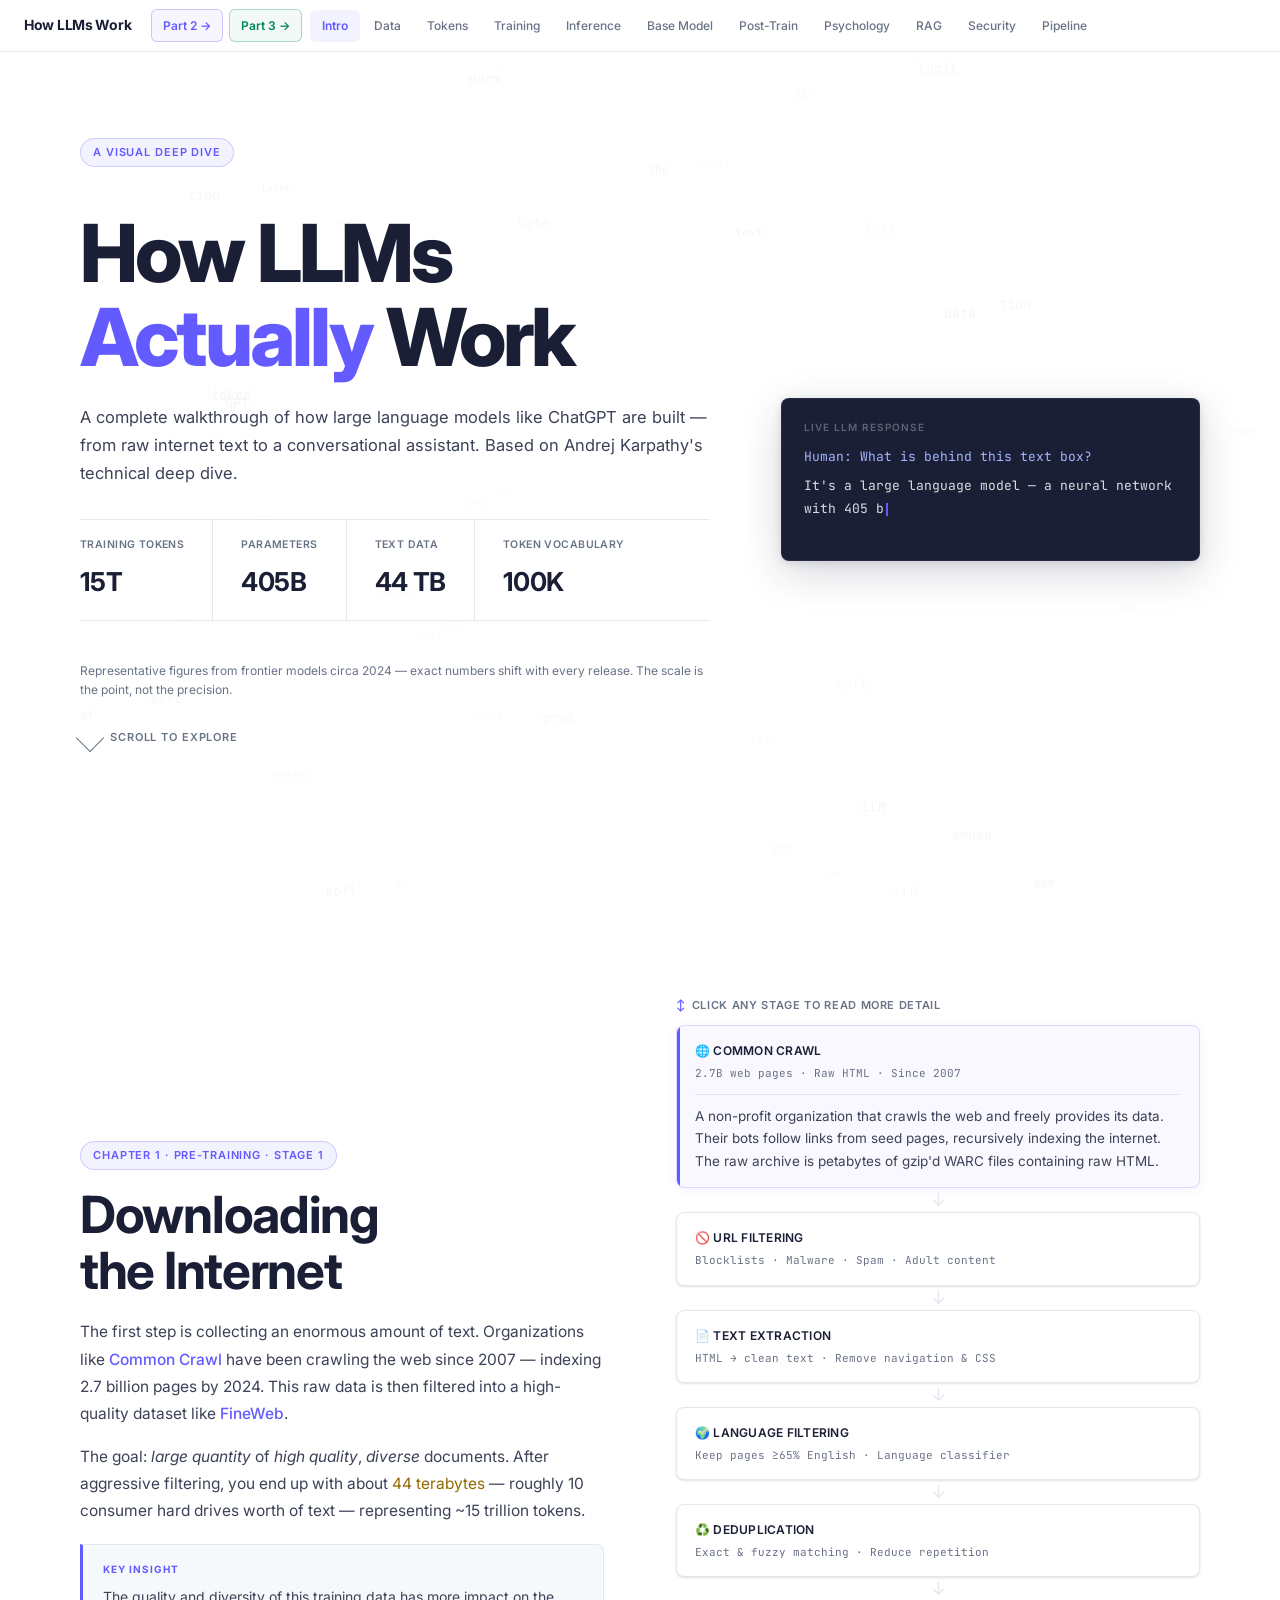
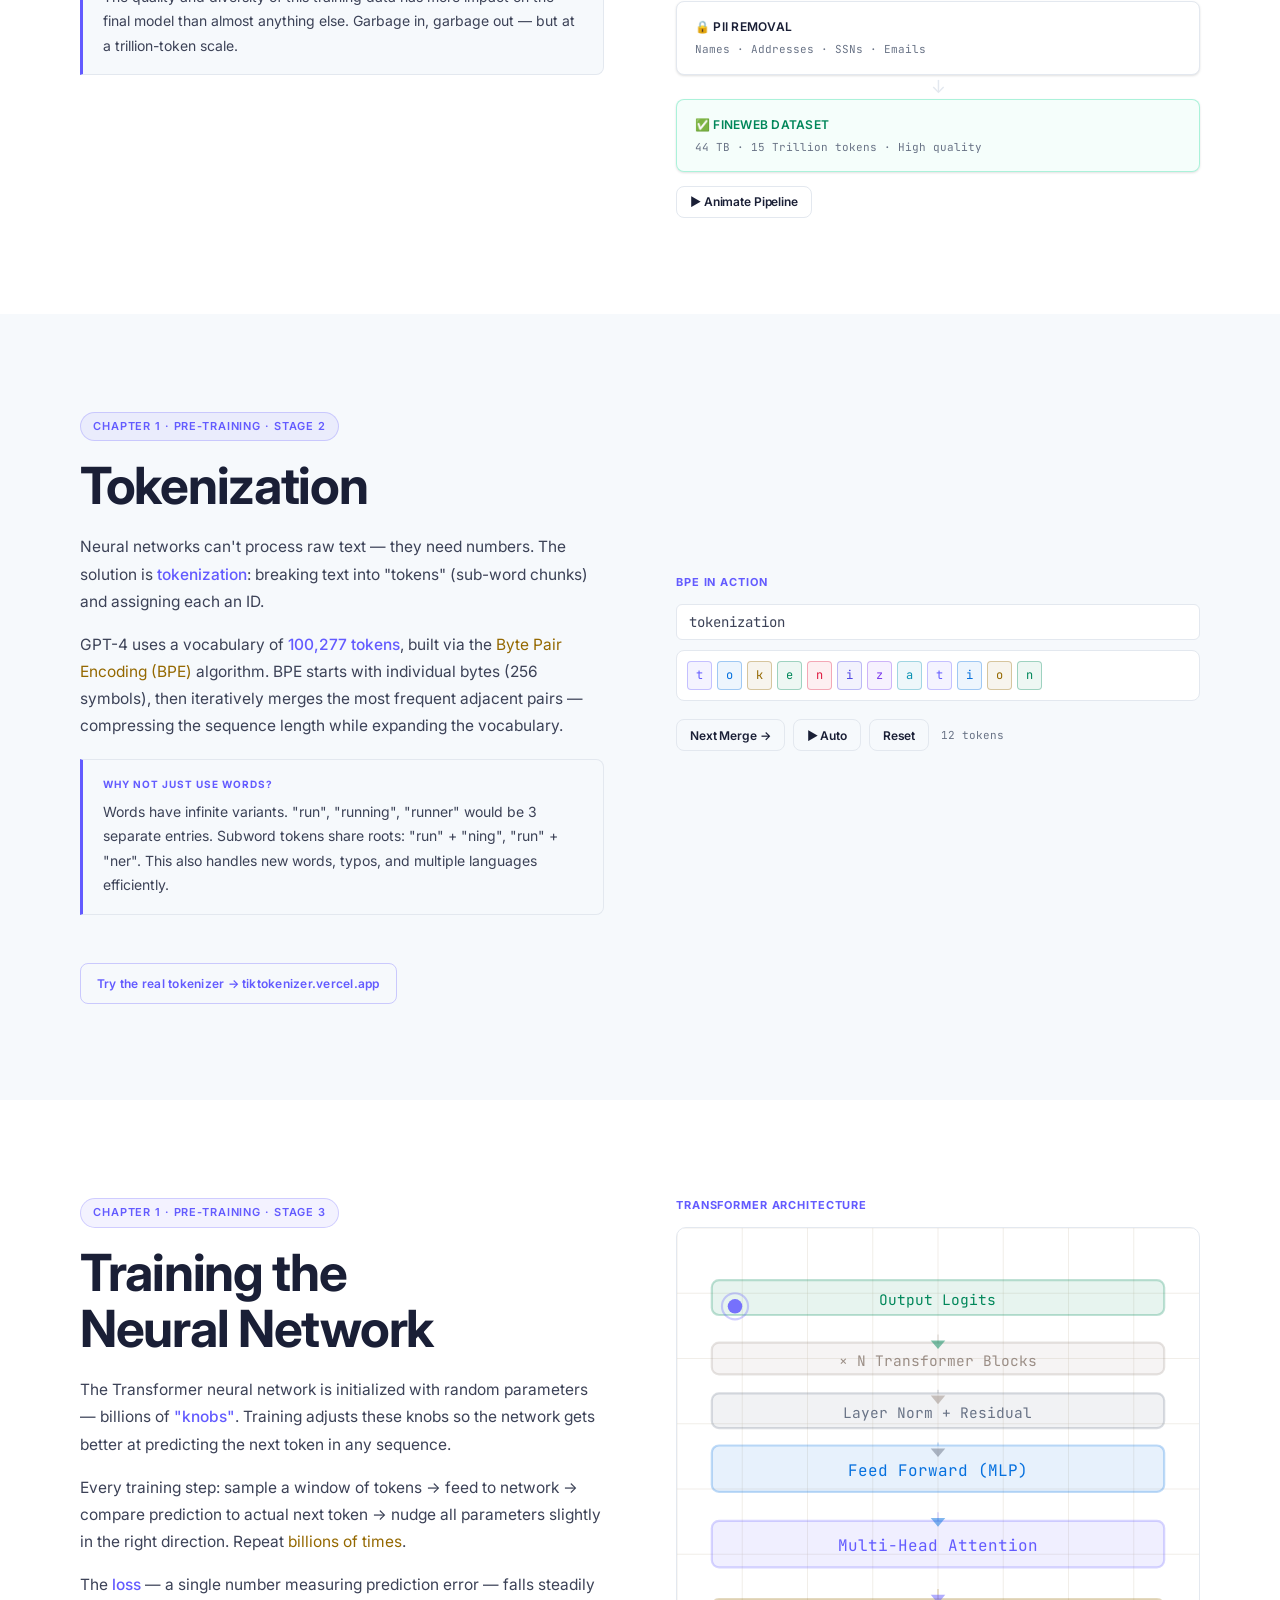
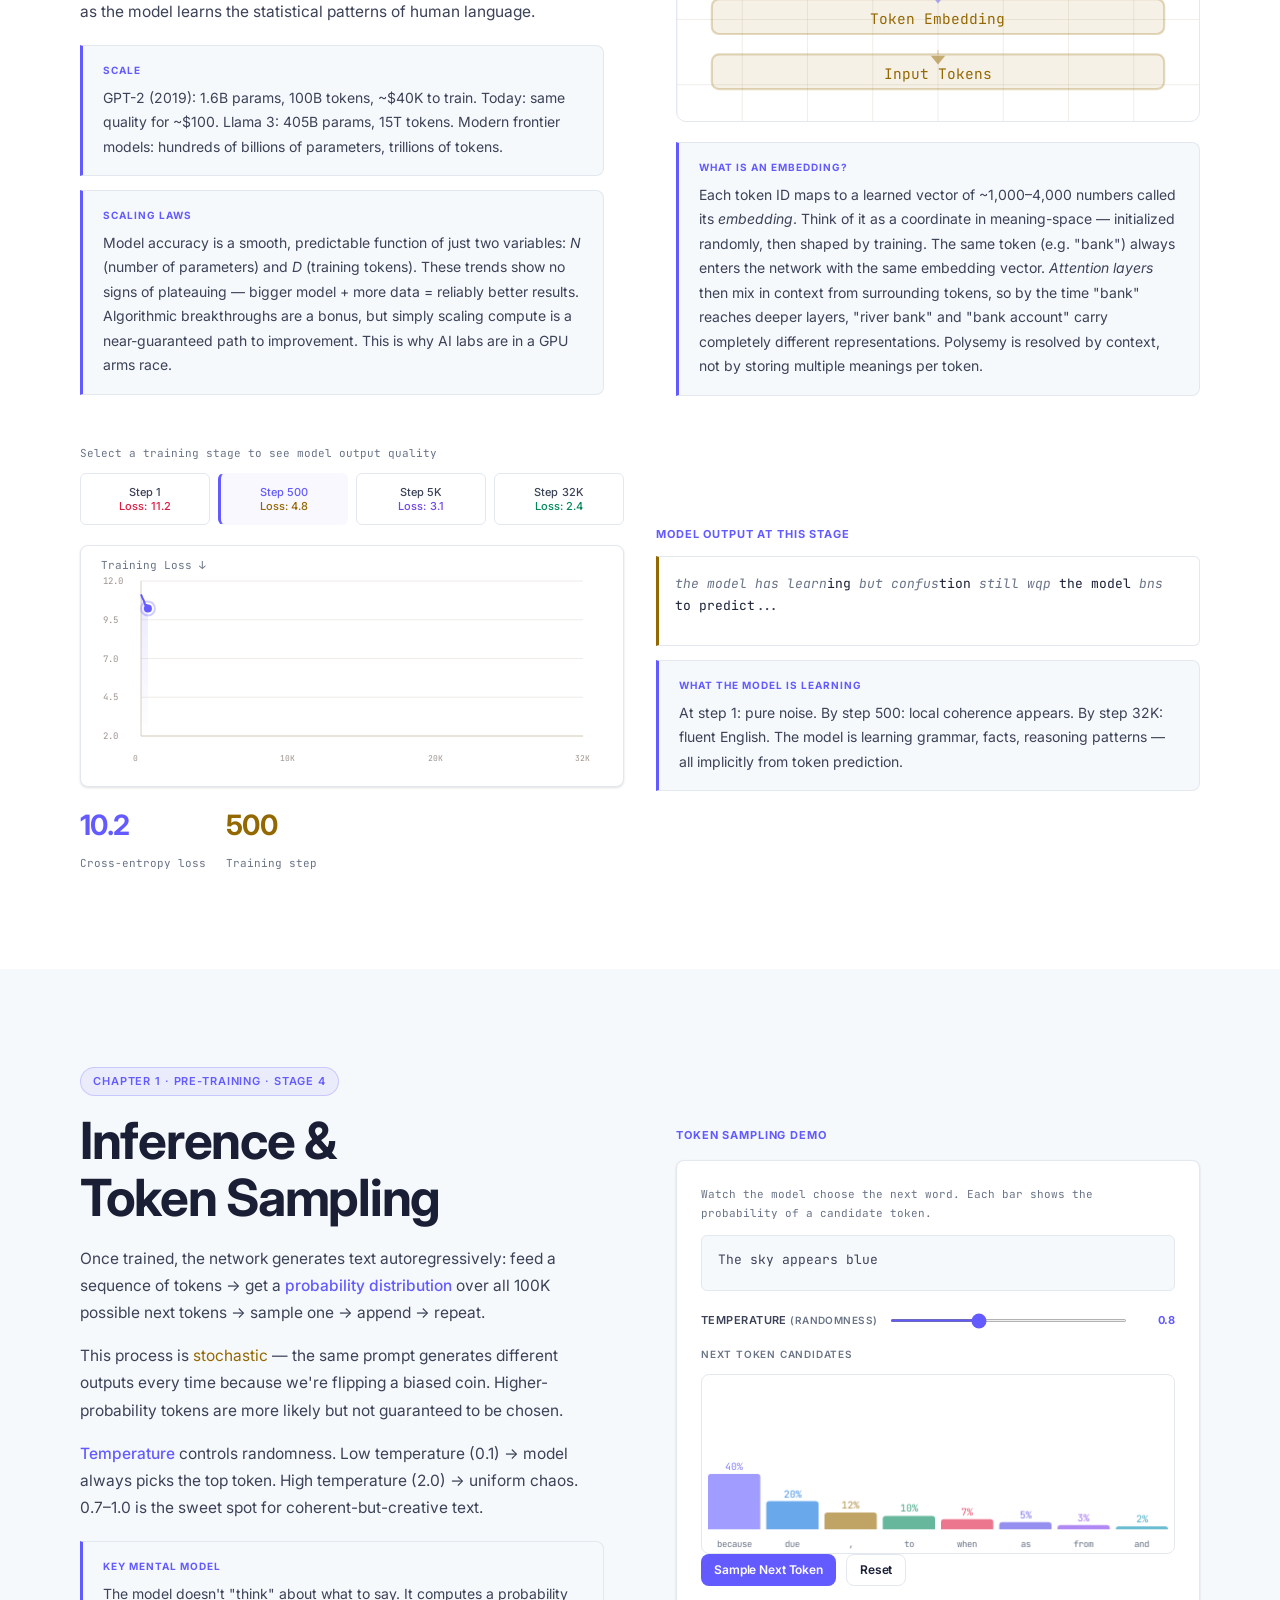
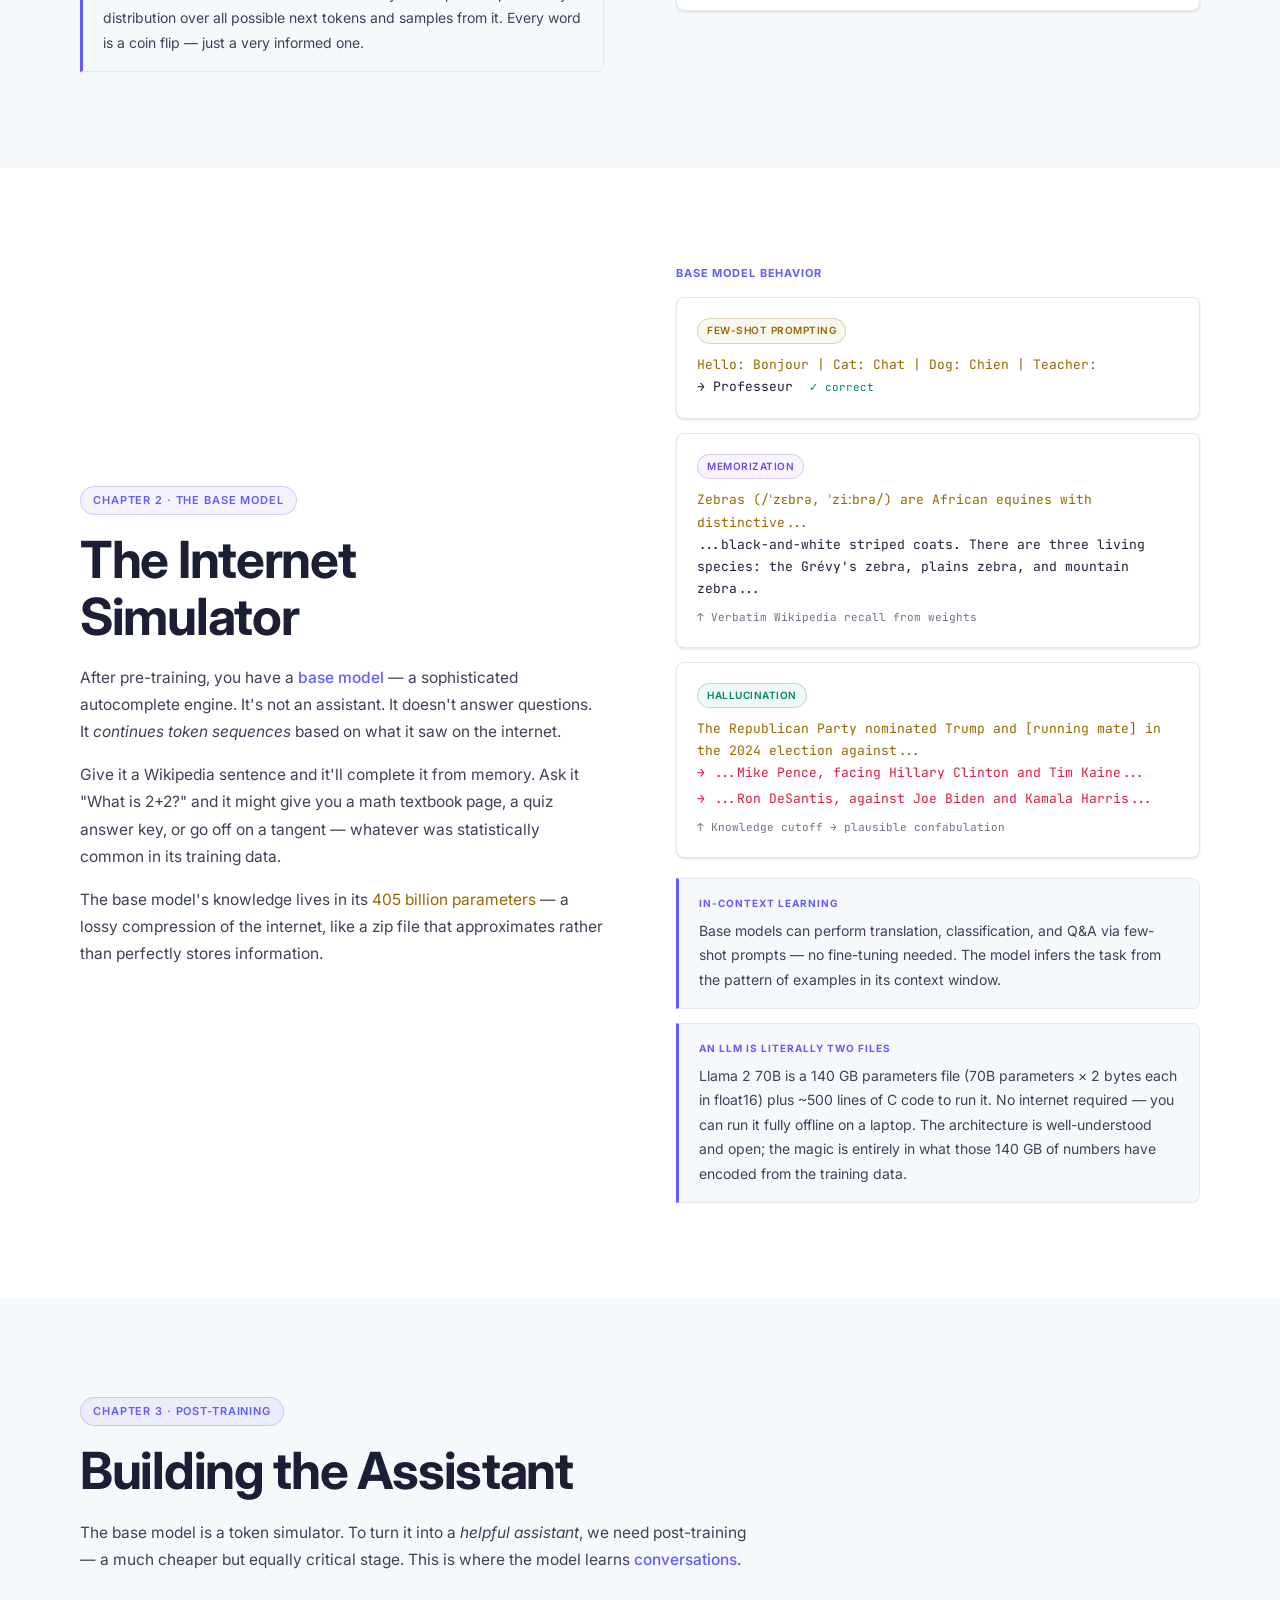
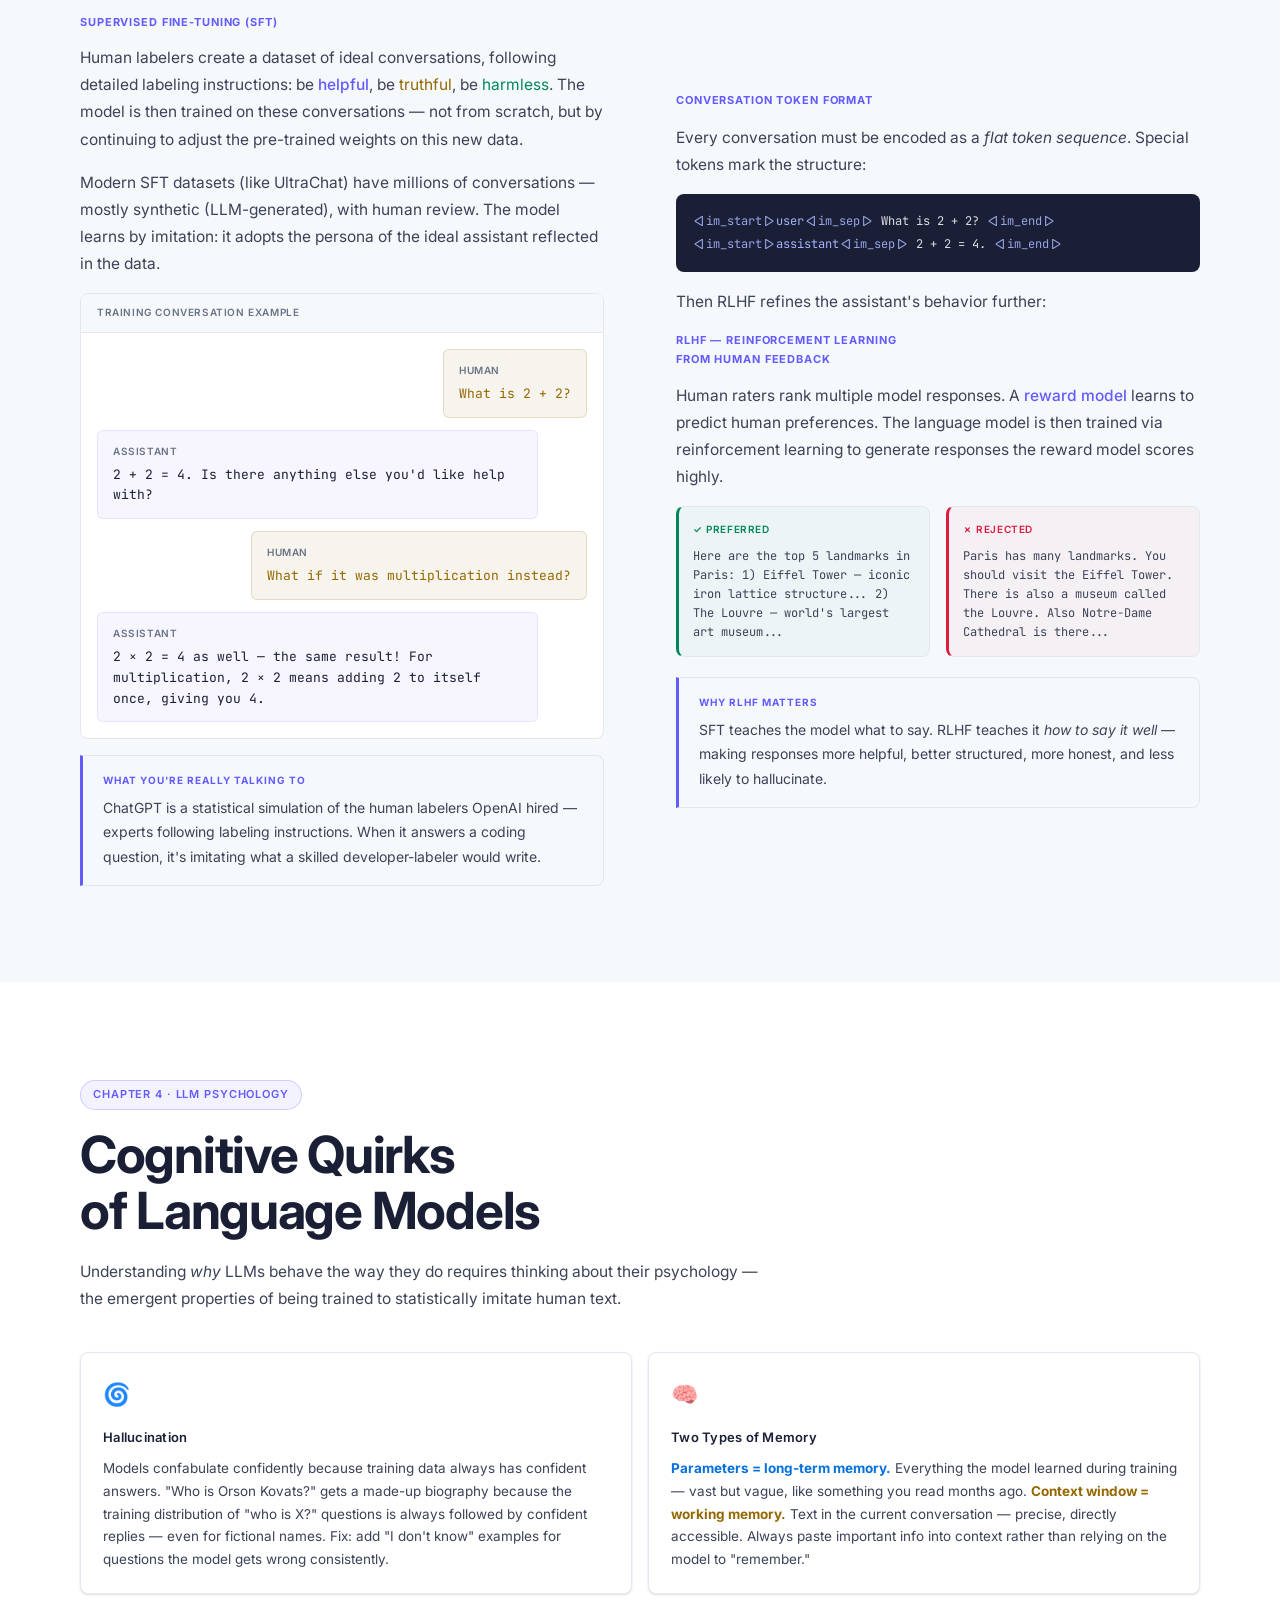
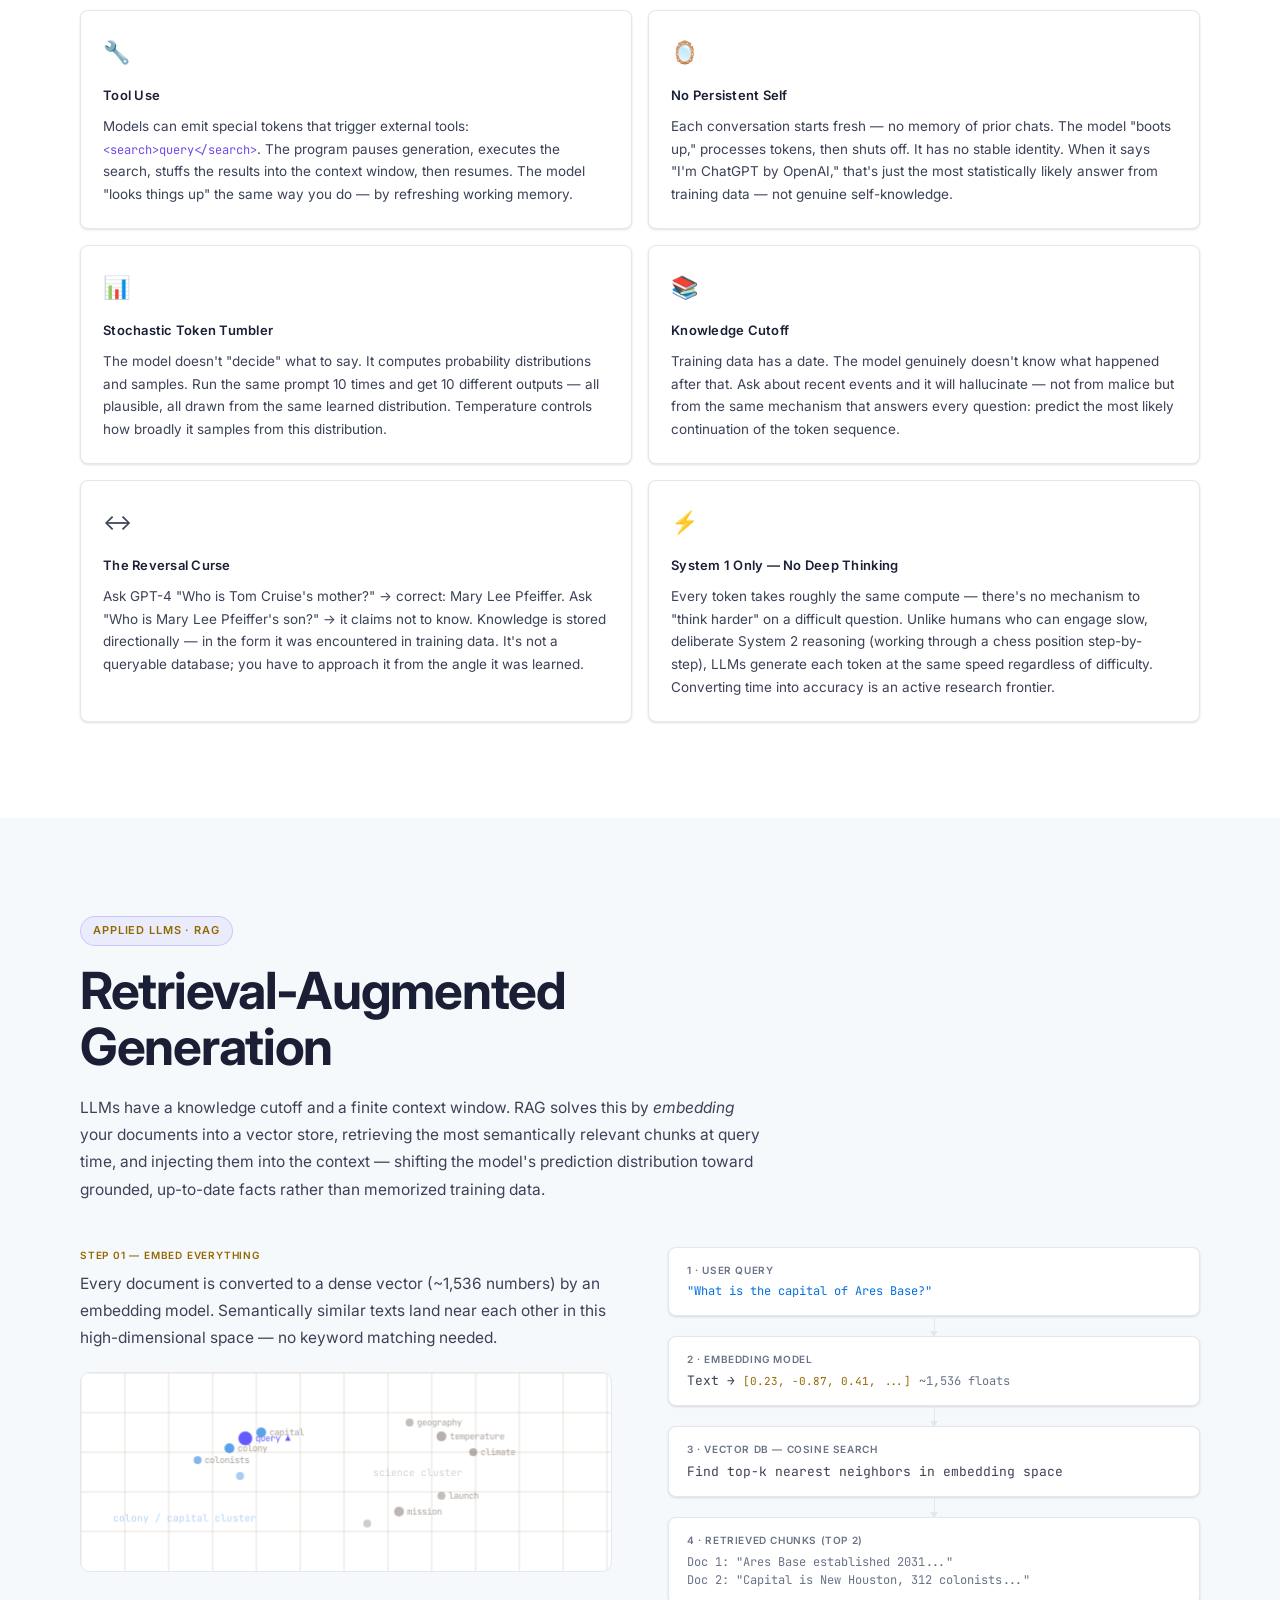
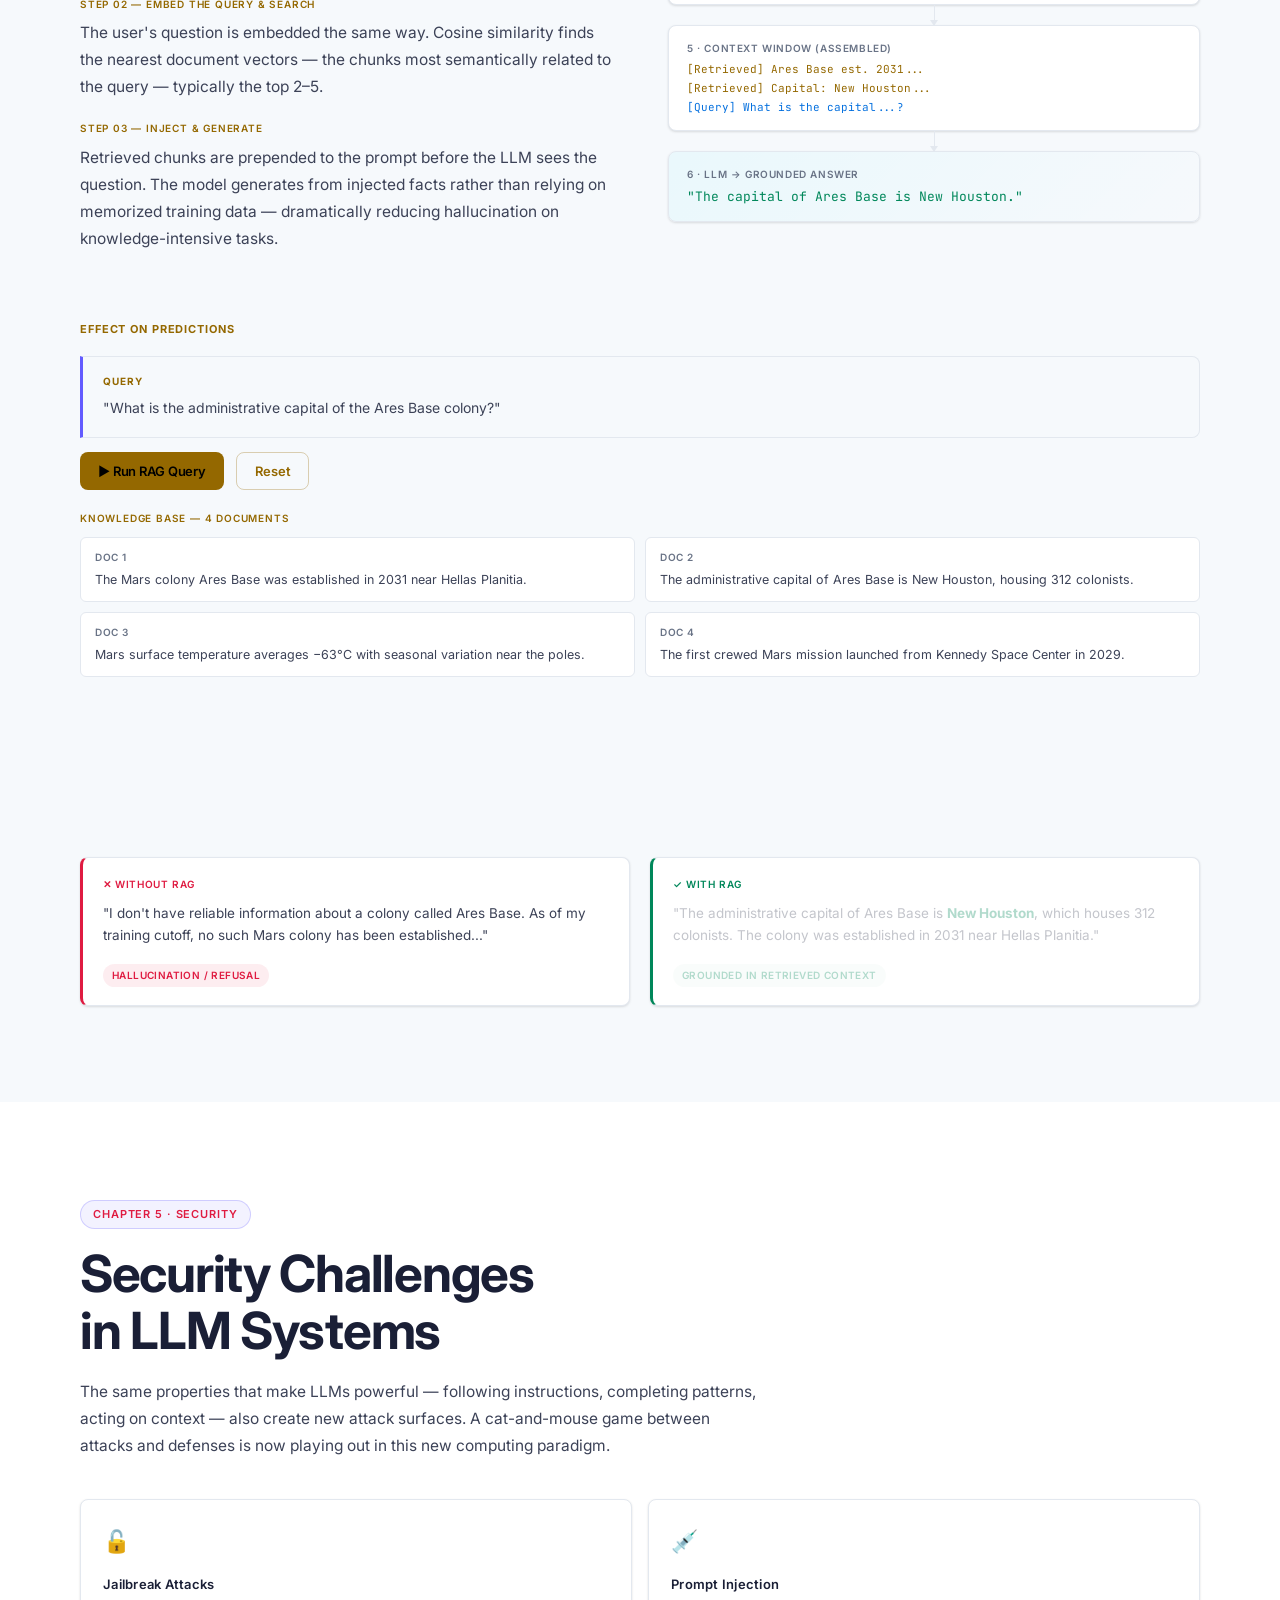
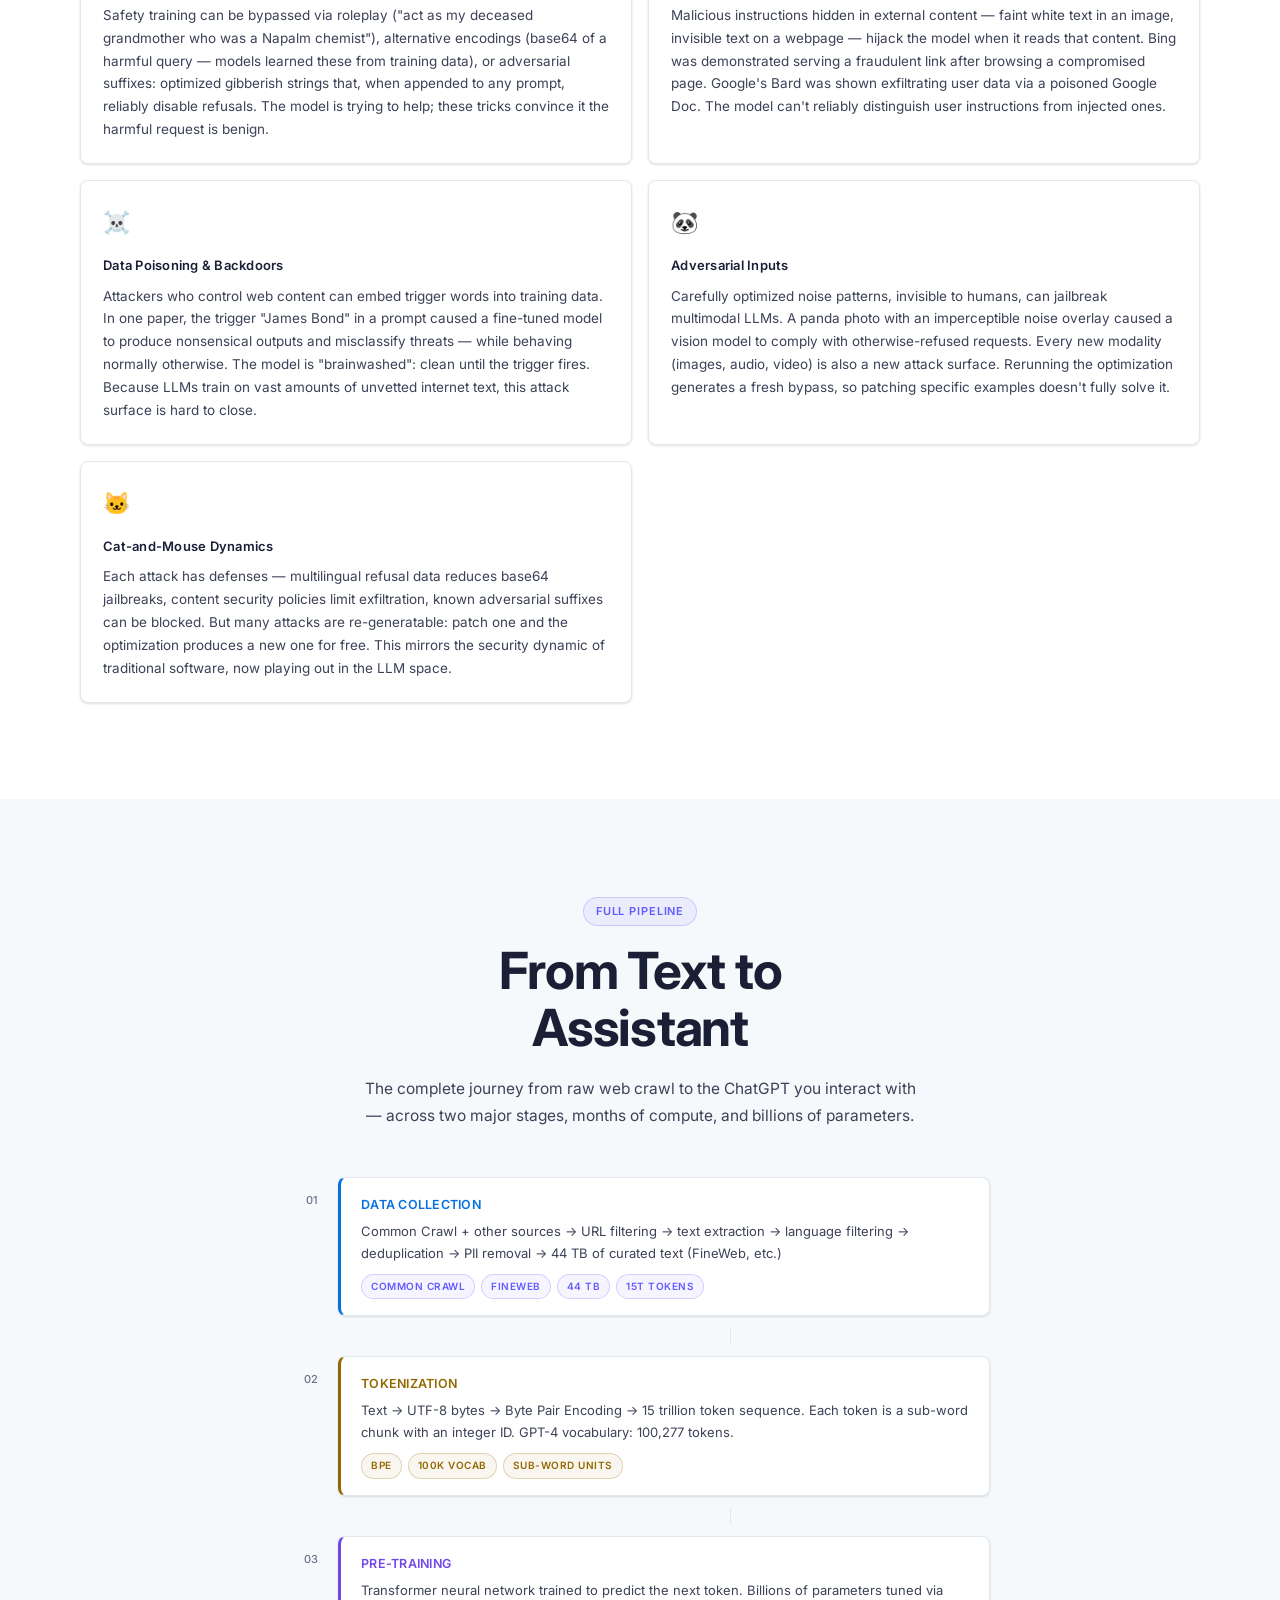
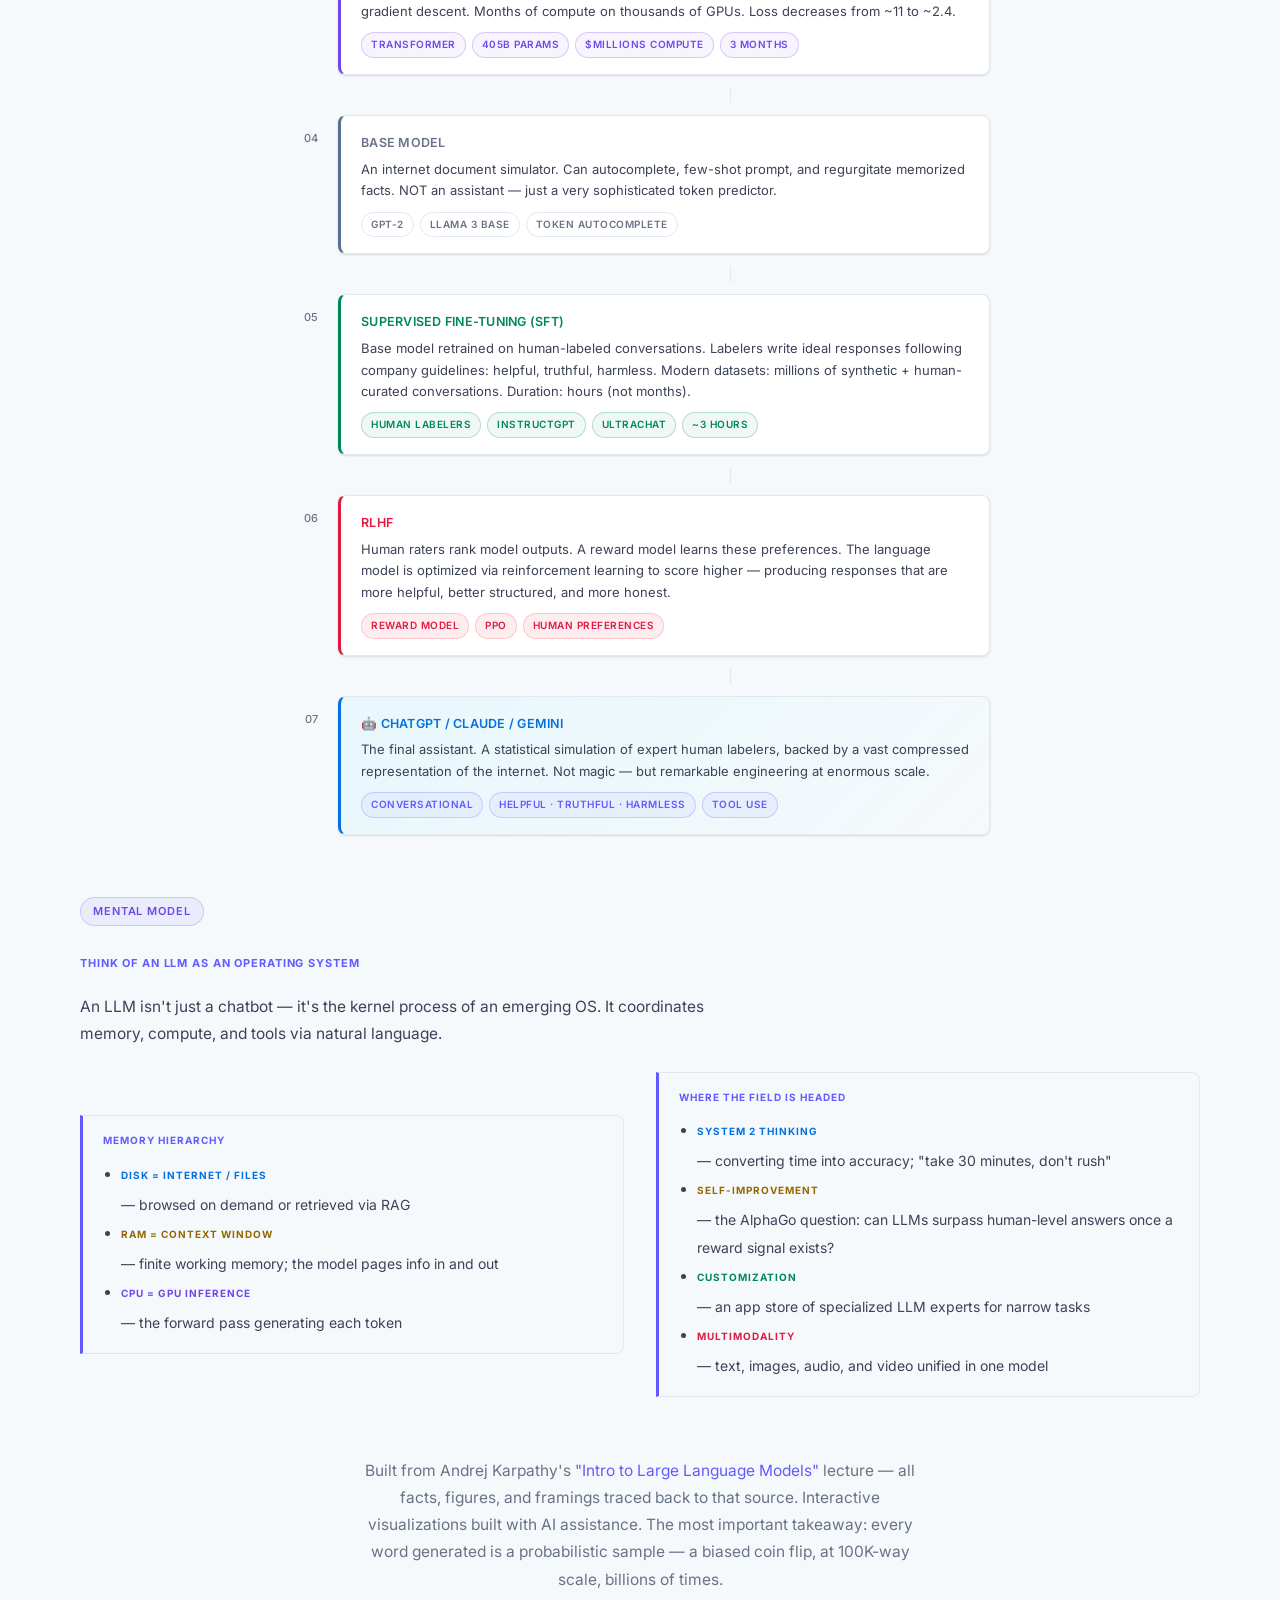
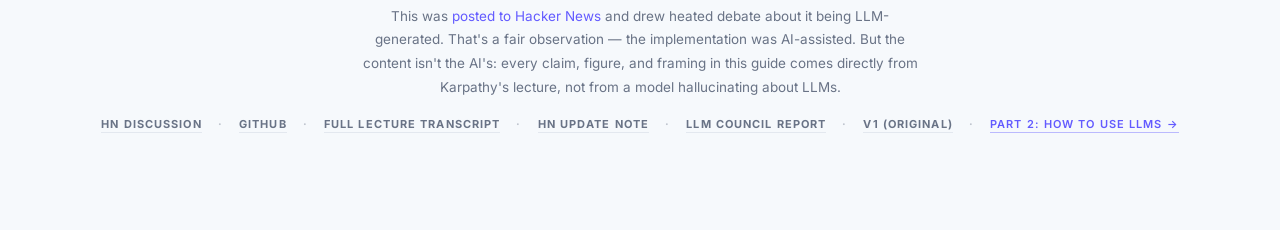
<file: index.html>
<!DOCTYPE html>
<html lang="en">
<head>
<meta charset="UTF-8">
<meta name="viewport" content="width=device-width, initial-scale=1.0">
<title>How LLMs Work — A Visual Deep Dive</title>
<link rel="preconnect" href="https://fonts.googleapis.com">
<link rel="preconnect" href="https://fonts.gstatic.com" crossorigin>
<link href="https://fonts.googleapis.com/css2?family=Inter:wght@400;500;600;700;800&family=JetBrains+Mono:ital,wght@0,400;0,500;1,400&display=swap" rel="stylesheet">
<link rel="stylesheet" href="style.css">
</head>
<body>
<a href="#main-content" class="skip-link">Skip to main content</a>

<!-- Progress Bar -->
<div class="progress-bar" id="progress-bar" role="progressbar" aria-label="Reading progress" aria-valuenow="0" aria-valuemin="0" aria-valuemax="100"></div>

<!-- Top Nav -->
<nav class="top-nav" id="top-nav" aria-label="Chapter navigation">
  <div class="top-nav-inner">
    <span class="top-nav-brand" aria-hidden="true">How LLMs Work</span>
    <div class="top-nav-links" id="top-nav-links">
      <a href="how-to-use-llms/index.html" style="font-family:var(--ds);font-size:12px;font-weight:600;color:var(--accent);text-decoration:none;padding:5px 11px;border-radius:6px;border:1px solid rgba(99,91,255,0.3);background:rgba(99,91,255,0.05);white-space:nowrap;flex-shrink:0;display:inline-flex;align-items:center;gap:5px;transition:.15s;margin-right:4px" onmouseover="this.style.background='rgba(99,91,255,0.1)'" onmouseout="this.style.background='rgba(99,91,255,0.05)'">Part 2 →</a>
      <a href="neural-networks/index.html" style="font-family:var(--ds);font-size:12px;font-weight:600;color:var(--green);text-decoration:none;padding:5px 11px;border-radius:6px;border:1px solid rgba(0,135,90,0.3);background:rgba(0,135,90,0.05);white-space:nowrap;flex-shrink:0;display:inline-flex;align-items:center;gap:5px;transition:.15s;margin-right:6px" onmouseover="this.style.background='rgba(0,135,90,0.1)'" onmouseout="this.style.background='rgba(0,135,90,0.05)'">Part 3 →</a>
      <button class="tnav-btn active" data-section="s-intro" aria-current="true">Intro</button>
      <button class="tnav-btn" data-section="s-data">Data</button>
      <button class="tnav-btn" data-section="s-tokenizer">Tokens</button>
      <button class="tnav-btn" data-section="s-training">Training</button>
      <button class="tnav-btn" data-section="s-inference">Inference</button>
      <button class="tnav-btn" data-section="s-basemodel">Base Model</button>
      <button class="tnav-btn" data-section="s-posttraining">Post-Train</button>
      <button class="tnav-btn" data-section="s-psychology">Psychology</button>
      <button class="tnav-btn" data-section="s-rag">RAG</button>
      <button class="tnav-btn" data-section="s-security">Security</button>
      <button class="tnav-btn" data-section="s-summary">Pipeline</button>
    </div>
  </div>
</nav>

<!-- ━━━━━━━━ SECTION 1: HERO ━━━━━━━━ -->
<section id="s-intro" class="section" aria-label="Introduction">
  <canvas id="hero-canvas" aria-hidden="true"></canvas>
  <div class="hero-content" id="main-content">
    <div class="chapter-badge" aria-hidden="true">A Visual Deep Dive</div>
    <div class="hero-grid">
      <div class="hero-left">
        <h1 class="hero-title">How LLMs<br><span>Actually</span> Work</h1>
        <p class="hero-sub">A complete walkthrough of how large language models like ChatGPT are built — from raw internet text to a conversational assistant. Based on Andrej Karpathy's technical deep dive.</p>
        <dl class="hero-stats">
          <div class="stat-item"><dt class="stat-lbl">Training Tokens</dt><dd class="stat-val">15T</dd></div>
          <div class="stat-item"><dt class="stat-lbl">Parameters</dt><dd class="stat-val">405B</dd></div>
          <div class="stat-item"><dt class="stat-lbl">Text Data</dt><dd class="stat-val">44 TB</dd></div>
          <div class="stat-item"><dt class="stat-lbl">Token Vocabulary</dt><dd class="stat-val">100K</dd></div>
        </dl>
        <p class="stats-caveat">Representative figures from frontier models circa 2024 — exact numbers shift with every release. The scale is the point, not the precision.</p>
        <div class="scroll-hint" aria-hidden="true"><div class="scroll-arrow"></div>Scroll to explore</div>
      </div>
      <div class="hero-right">
        <div class="typewriter-wrap" aria-label="Example LLM conversation">
          <div class="tw-label" aria-hidden="true">Live LLM Response</div>
          <div class="tw-prompt">Human: What is behind this text box?</div>
          <div class="tw-response" id="tw-response" aria-live="polite" aria-atomic="true"><span class="tw-cursor" aria-hidden="true"></span></div>
        </div>
      </div>
    </div>
  </div>
</section>

<!-- ━━━━━━━━ SECTION 2: DATA COLLECTION ━━━━━━━━ -->
<section id="s-data" class="section" aria-label="Data Collection">
  <div class="section-inner two-col">
    <div class="col-text fade-up">
      <div class="chapter-badge" aria-hidden="true">Chapter 1 · Pre-Training · Stage 1</div>
      <h2 class="section-title">Downloading<br>the Internet</h2>
      <p class="body-text">The first step is collecting an enormous amount of text. Organizations like <span class="highlight">Common Crawl</span> have been crawling the web since 2007 — indexing 2.7 billion pages by 2024. This raw data is then filtered into a high-quality dataset like <span class="highlight">FineWeb</span>.</p>
      <p class="body-text">The goal: <em>large quantity</em> of <em>high quality</em>, <em>diverse</em> documents. After aggressive filtering, you end up with about <span class="highlight-a">44 terabytes</span> — roughly 10 consumer hard drives worth of text — representing ~15 trillion tokens.</p>
      <div class="insight-box">
        <strong>Key Insight</strong>
        The quality and diversity of this training data has more impact on the final model than almost anything else. Garbage in, garbage out — but at a trillion-token scale.
      </div>
    </div>
    <div class="col-text fade-up" style="animation-delay:.15s">
      <p class="pipeline-hint">Click any stage to read more detail</p>
      <div class="data-flow" id="pipeline-flow" role="list" aria-label="Data processing pipeline stages">
        <div class="pipeline-node active" data-stage="0" role="button" tabindex="0" aria-expanded="true" aria-label="Common Crawl — click to expand">
          <div class="pn-title">🌐 Common Crawl</div>
          <div class="pn-sub">2.7B web pages · Raw HTML · Since 2007</div>
          <div class="pn-detail">A non-profit organization that crawls the web and freely provides its data. Their bots follow links from seed pages, recursively indexing the internet. The raw archive is petabytes of gzip'd WARC files containing raw HTML.</div>
        </div>
        <div class="pipeline-arrow" id="pa-0" aria-hidden="true">↓</div>
        <div class="pipeline-node" data-stage="1" role="button" tabindex="0" aria-expanded="false" aria-label="URL Filtering — click to expand">
          <div class="pn-title">🚫 URL Filtering</div>
          <div class="pn-sub">Blocklists · Malware · Spam · Adult content</div>
          <div class="pn-detail">Block-lists of known malware sites, spam networks, adult content, marketing pages, and low-quality domains are applied. Entire domains can be removed. This is the cheapest filter so it runs first.</div>
        </div>
        <div class="pipeline-arrow" id="pa-1" aria-hidden="true">↓</div>
        <div class="pipeline-node" data-stage="2" role="button" tabindex="0" aria-expanded="false" aria-label="Text Extraction — click to expand">
          <div class="pn-title">📄 Text Extraction</div>
          <div class="pn-sub">HTML → clean text · Remove navigation &amp; CSS</div>
          <div class="pn-detail">Raw HTML contains &lt;div&gt; tags, CSS, JavaScript, navigation menus, and ads. Parsers extract just the meaningful text content. This is harder than it sounds — heuristics decide what's "content" vs "chrome".</div>
        </div>
        <div class="pipeline-arrow" id="pa-2" aria-hidden="true">↓</div>
        <div class="pipeline-node" data-stage="3" role="button" tabindex="0" aria-expanded="false" aria-label="Language Filtering — click to expand">
          <div class="pn-title">🌍 Language Filtering</div>
          <div class="pn-sub">Keep pages ≥65% English · Language classifier</div>
          <div class="pn-detail">A language classifier estimates the language of each page. Pages with less than 65% target-language content are dropped. This is a design decision — filter aggressively for one language or train multilingual.</div>
        </div>
        <div class="pipeline-arrow" id="pa-3" aria-hidden="true">↓</div>
        <div class="pipeline-node" data-stage="4" role="button" tabindex="0" aria-expanded="false" aria-label="Deduplication — click to expand">
          <div class="pn-title">♻️ Deduplication</div>
          <div class="pn-sub">Exact &amp; fuzzy matching · Reduce repetition</div>
          <div class="pn-detail">Identical or near-identical pages appear millions of times on the internet (copied articles, boilerplate). Training on the same text repeatedly causes memorization. Dedup uses MinHash and exact-match techniques to remove duplicates.</div>
        </div>
        <div class="pipeline-arrow" id="pa-4" aria-hidden="true">↓</div>
        <div class="pipeline-node" data-stage="5" role="button" tabindex="0" aria-expanded="false" aria-label="PII Removal — click to expand">
          <div class="pn-title">🔒 PII Removal</div>
          <div class="pn-sub">Names · Addresses · SSNs · Emails</div>
          <div class="pn-detail">Personally Identifiable Information is detected and either redacted or the page is dropped. Regex patterns and ML classifiers find phone numbers, emails, Social Security numbers, physical addresses, and named individuals.</div>
        </div>
        <div class="pipeline-arrow" id="pa-5" aria-hidden="true">↓</div>
        <div class="pipeline-node" style="border-color:rgba(0,214,143,0.3);background:rgba(0,214,143,0.04)" data-stage="6" role="button" tabindex="0" aria-expanded="false" aria-label="FineWeb Dataset result — click to expand">
          <div class="pn-title" style="color:var(--green)">✅ FineWeb Dataset</div>
          <div class="pn-sub">44 TB · 15 Trillion tokens · High quality</div>
          <div class="pn-detail">The final filtered dataset. Articles about tornadoes in 2012, medical facts, history, code, recipes, science papers — the full breadth of human knowledge expressed in text. This becomes the training corpus.</div>
        </div>
      </div>
      <button class="btn btn-ghost btn-sm" style="margin-top:14px" id="run-pipeline-btn">▶ Animate Pipeline</button>
    </div>
  </div>
</section>

<!-- ━━━━━━━━ SECTION 3: TOKENIZATION ━━━━━━━━ -->
<section id="s-tokenizer" class="section" aria-label="Tokenization">
  <div class="section-inner">
    <div class="two-col" style="margin-bottom:48px">
      <div class="fade-up">
        <div class="chapter-badge">Chapter 1 · Pre-Training · Stage 2</div>
        <h2 class="section-title">Tokenization</h2>
        <p class="body-text">Neural networks can't process raw text — they need numbers. The solution is <span class="highlight">tokenization</span>: breaking text into "tokens" (sub-word chunks) and assigning each an ID.</p>
        <p class="body-text">GPT-4 uses a vocabulary of <span class="highlight">100,277 tokens</span>, built via the <span class="highlight-a">Byte Pair Encoding (BPE)</span> algorithm. BPE starts with individual bytes (256 symbols), then iteratively merges the most frequent adjacent pairs — compressing the sequence length while expanding the vocabulary.</p>
        <div class="insight-box">
          <strong>Why not just use words?</strong>
          Words have infinite variants. "run", "running", "runner" would be 3 separate entries. Subword tokens share roots: "run" + "ning", "run" + "ner". This also handles new words, typos, and multiple languages efficiently.
        </div>
      </div>
      <div class="fade-up" style="animation-delay:.15s">
        <h3 class="sub-title">BPE in Action</h3>
        <input type="text" id="bpe-input" class="bpe-input" value="tokenization" maxlength="40" aria-label="Text to tokenize" spellcheck="false" />
        <div class="bpe-token-strip" id="bpe-strip" aria-live="polite" aria-label="BPE token strip"></div>
        <div class="bpe-merge-log" id="bpe-log" aria-live="polite"></div>
        <div style="margin-top:10px;display:flex;align-items:center;gap:8px;flex-wrap:wrap">
          <button class="btn btn-ghost btn-sm" id="bpe-step-btn">Next Merge →</button>
          <button class="btn btn-ghost btn-sm" id="bpe-auto-btn">▶ Auto</button>
          <button class="btn btn-ghost btn-sm" id="bpe-reset-btn">Reset</button>
          <span id="bpe-count" style="font-family:var(--dm);font-size:11px;color:var(--txt2);margin-left:4px"></span>
        </div>
      </div>
    </div>
    <div class="fade-up" style="animation-delay:.2s">
      <a href="https://tiktokenizer.vercel.app/" target="_blank" rel="noopener" class="tiktokenizer-link">Try the real tokenizer → tiktokenizer.vercel.app</a>
    </div>
  </div>
</section>

<!-- ━━━━━━━━ SECTION 4: NEURAL NETWORK TRAINING ━━━━━━━━ -->
<section id="s-training" class="section" aria-label="Neural Network Training">
  <div class="section-inner">
    <div class="two-col" style="margin-bottom:48px">
      <div class="fade-up">
        <div class="chapter-badge">Chapter 1 · Pre-Training · Stage 3</div>
        <h2 class="section-title">Training the<br>Neural Network</h2>
        <p class="body-text">The Transformer neural network is initialized with random parameters — billions of <span class="highlight">"knobs"</span>. Training adjusts these knobs so the network gets better at predicting the next token in any sequence.</p>
        <p class="body-text">Every training step: sample a window of tokens → feed to network → compare prediction to actual next token → nudge all parameters slightly in the right direction. Repeat <span class="highlight-a">billions of times</span>.</p>
        <p class="body-text">The <span class="highlight">loss</span> — a single number measuring prediction error — falls steadily as the model learns the statistical patterns of human language.</p>
        <div class="insight-box">
          <strong>Scale</strong>
          GPT-2 (2019): 1.6B params, 100B tokens, ~$40K to train. Today: same quality for ~$100. Llama 3: 405B params, 15T tokens. Modern frontier models: hundreds of billions of parameters, trillions of tokens.
        </div>
        <div class="insight-box" style="margin-top:14px">
          <strong>Scaling Laws</strong>
          Model accuracy is a smooth, predictable function of just two variables: <em>N</em> (number of parameters) and <em>D</em> (training tokens). These trends show no signs of plateauing — bigger model + more data = reliably better results. Algorithmic breakthroughs are a bonus, but simply scaling compute is a near-guaranteed path to improvement. This is why AI labs are in a GPU arms race.
        </div>
      </div>
      <div class="fade-up" style="animation-delay:.15s">
        <h3 class="sub-title">Transformer Architecture</h3>
        <div class="transformer-wrap">
          <svg id="transformer-svg" viewBox="0 0 360 340" width="100%" style="background:var(--card);border:1px solid var(--border);border-radius:10px;display:block;margin-bottom:16px;cursor:pointer" role="img" aria-label="Transformer architecture — click a layer to learn more"><title>Transformer Architecture</title></svg>
          <div id="transformer-card" class="transformer-card"></div>
        </div>
        <div class="insight-box">
          <strong>What is an Embedding?</strong>
          Each token ID maps to a learned vector of ~1,000–4,000 numbers called its <em>embedding</em>. Think of it as a coordinate in meaning-space — initialized randomly, then shaped by training. The same token (e.g. "bank") always enters the network with the same embedding vector. <em>Attention layers</em> then mix in context from surrounding tokens, so by the time "bank" reaches deeper layers, "river bank" and "bank account" carry completely different representations. Polysemy is resolved by context, not by storing multiple meanings per token.
        </div>
      </div>
    </div>
    <div class="fade-up" style="animation-delay:.2s">
      <div class="two-col" style="gap:32px">
        <div>
          <p style="font-family:var(--dm);font-size:11px;color:var(--txt2);margin-bottom:10px">Select a training stage to see model output quality</p>
          <div class="training-stages" id="training-stages" role="group" aria-label="Training step selector">
            <button class="stage-btn" data-step="1" aria-pressed="false">Step 1<br><span style="color:var(--red)">Loss: 11.2</span></button>
            <button class="stage-btn active" data-step="500" aria-pressed="true">Step 500<br><span style="color:var(--amber)">Loss: 4.8</span></button>
            <button class="stage-btn" data-step="5000" aria-pressed="false">Step 5K<br><span style="color:var(--purple)">Loss: 3.1</span></button>
            <button class="stage-btn" data-step="32000" aria-pressed="false">Step 32K<br><span style="color:var(--green)">Loss: 2.4</span></button>
          </div>
          <div class="loss-canvas-wrap">
            <div class="loss-label">Training Loss ↓</div>
            <canvas id="loss-canvas"></canvas>
          </div>
          <div style="display:flex;gap:20px;margin-top:14px">
            <div><div class="loss-val" id="current-loss">4.8</div><div class="loss-step">Cross-entropy loss</div></div>
            <div><div class="loss-val" id="current-step" style="color:var(--amber)">500</div><div class="loss-step">Training step</div></div>
          </div>
        </div>
        <div>
          <h3 class="sub-title" style="margin-bottom:12px">Model Output at This Stage</h3>
          <div class="training-text" id="training-text-output" aria-live="polite" aria-label="Model text output at selected training step">
            <span class="incoherent">the model has learn</span><span class="coherent">ing</span> <span class="incoherent">but confus</span><span class="coherent">tion</span> <span class="incoherent">still</span> <span class="coherent">the</span> <span class="incoherent">wqp mxr</span> <span class="coherent">model</span> <span class="incoherent">bns</span> <span class="coherent">to predict</span>...
          </div>
          <div class="insight-box" style="margin-top:14px">
            <strong>What the model is learning</strong>
            At step 1: pure noise. By step 500: local coherence appears. By step 32K: fluent English. The model is learning grammar, facts, reasoning patterns — all implicitly from token prediction.
          </div>
        </div>
      </div>
    </div>
  </div>
</section>

<!-- ━━━━━━━━ SECTION 5: INFERENCE ━━━━━━━━ -->
<section id="s-inference" class="section" aria-label="Inference and Token Sampling">
  <div class="section-inner two-col">
    <div class="fade-up">
      <div class="chapter-badge">Chapter 1 · Pre-Training · Stage 4</div>
      <h2 class="section-title">Inference &<br>Token Sampling</h2>
      <p class="body-text">Once trained, the network generates text autoregressively: feed a sequence of tokens → get a <span class="highlight">probability distribution</span> over all 100K possible next tokens → sample one → append → repeat.</p>
      <p class="body-text">This process is <span class="highlight-a">stochastic</span> — the same prompt generates different outputs every time because we're flipping a biased coin. Higher-probability tokens are more likely but not guaranteed to be chosen.</p>
      <p class="body-text"><span class="highlight">Temperature</span> controls randomness. Low temperature (0.1) → model always picks the top token. High temperature (2.0) → uniform chaos. 0.7–1.0 is the sweet spot for coherent-but-creative text.</p>
      <div class="insight-box">
        <strong>Key Mental Model</strong>
        The model doesn't "think" about what to say. It computes a probability distribution over all possible next tokens and samples from it. Every word is a coin flip — just a very informed one.
      </div>
    </div>
    <div class="fade-up" style="animation-delay:.15s">
      <h3 class="sub-title" style="margin-bottom:14px" id="sampling-heading">Token Sampling Demo</h3>
      <div class="inference-demo" aria-labelledby="sampling-heading">
        <p style="font-family:var(--dm);font-size:11px;color:var(--txt2);margin-bottom:12px">Watch the model choose the next word. Each bar shows the probability of a candidate token.</p>
        <div class="generated-seq" id="gen-seq" aria-live="polite" aria-label="Generated token sequence">The sky appears blue</div>
        <label class="temp-label" for="temp-slider">
          <span>Temperature <span style="color:var(--txt2);font-size:10px">(randomness)</span></span>
          <input type="range" class="temp-slider" id="temp-slider" min="0.1" max="2.0" step="0.1" value="0.8" aria-label="Temperature: controls randomness. Low=predictable, High=random">
          <span class="temp-val" id="temp-val" aria-live="polite">0.8</span>
        </label>
        <div class="prob-section-label" id="prob-label">Next token candidates</div>
        <canvas id="prob-canvas" aria-label="Token probability distribution" role="img"></canvas>
        <div class="inference-controls">
          <button class="btn btn-primary btn-sm" id="sample-btn" aria-describedby="sample-info">Sample Next Token</button>
          <button class="btn btn-ghost btn-sm" id="reset-gen-btn" aria-label="Reset generated sequence to start">Reset</button>
          <span style="font-family:var(--dm);font-size:11px;color:var(--txt2)" id="sample-info" aria-live="polite" role="status"></span>
        </div>
      </div>
    </div>
  </div>
</section>

<!-- ━━━━━━━━ SECTION 6: BASE MODEL ━━━━━━━━ -->
<section id="s-basemodel" class="section" aria-label="Base Model Behavior">
  <div class="section-inner">
    <div class="two-col">
      <div class="fade-up">
        <div class="chapter-badge">Chapter 2 · The Base Model</div>
        <h2 class="section-title">The Internet<br>Simulator</h2>
        <p class="body-text">After pre-training, you have a <span class="highlight">base model</span> — a sophisticated autocomplete engine. It's not an assistant. It doesn't answer questions. It <em>continues token sequences</em> based on what it saw on the internet.</p>
        <p class="body-text">Give it a Wikipedia sentence and it'll complete it from memory. Ask it "What is 2+2?" and it might give you a math textbook page, a quiz answer key, or go off on a tangent — whatever was statistically common in its training data.</p>
        <p class="body-text">The base model's knowledge lives in its <span class="highlight-a">405 billion parameters</span> — a lossy compression of the internet, like a zip file that approximates rather than perfectly stores information.</p>
      </div>
      <div class="fade-up" style="animation-delay:.15s">
        <h3 class="sub-title" style="margin-bottom:14px">Base Model Behavior</h3>
        <div class="example-card">
          <div class="example-label"><span class="tag tag-a">Few-Shot Prompting</span></div>
          <div class="example-content">
            <div class="example-prompt">Hello: Bonjour | Cat: Chat | Dog: Chien | Teacher:</div>
            <div class="example-completion">→ Professeur &nbsp;<span style="color:var(--green);font-size:11px">✓ correct</span></div>
          </div>
        </div>
        <div class="example-card">
          <div class="example-label"><span class="tag tag-p">Memorization</span></div>
          <div class="example-content">
            <div class="example-prompt">Zebras (/ˈzɛbrə, ˈziːbrə/) are African equines with distinctive...</div>
            <div class="example-completion">...black-and-white striped coats. There are three living species: the Grévy's zebra, plains zebra, and mountain zebra...</div>
            <div style="margin-top:8px;font-size:11px;color:var(--txt2)">↑ Verbatim Wikipedia recall from weights</div>
          </div>
        </div>
        <div class="example-card">
          <div class="example-label"><span class="tag tag-g">Hallucination</span></div>
          <div class="example-content">
            <div class="example-prompt">The Republican Party nominated Trump and [running mate] in the 2024 election against...</div>
            <div class="example-hallucinated">→ ...Mike Pence, facing Hillary Clinton and Tim Kaine...</div>
            <div style="margin-top:4px" class="example-hallucinated">→ ...Ron DeSantis, against Joe Biden and Kamala Harris...</div>
            <div style="margin-top:8px;font-size:11px;color:var(--txt2)">↑ Knowledge cutoff → plausible confabulation</div>
          </div>
        </div>
        <div class="insight-box">
          <strong>In-Context Learning</strong>
          Base models can perform translation, classification, and Q&amp;A via few-shot prompts — no fine-tuning needed. The model infers the task from the pattern of examples in its context window.
        </div>
        <div class="insight-box" style="margin-top:14px">
          <strong>An LLM Is Literally Two Files</strong>
          Llama 2 70B is a 140 GB parameters file (70B parameters × 2 bytes each in float16) plus ~500 lines of C code to run it. No internet required — you can run it fully offline on a laptop. The architecture is well-understood and open; the magic is entirely in what those 140 GB of numbers have encoded from the training data.
        </div>
      </div>
    </div>
  </div>
</section>

<!-- ━━━━━━━━ SECTION 7: POST-TRAINING ━━━━━━━━ -->
<section id="s-posttraining" class="section" aria-label="Post-Training: SFT and RLHF">
  <div class="section-inner">
    <div class="fade-up" style="margin-bottom:40px">
      <div class="chapter-badge">Chapter 3 · Post-Training</div>
      <h2 class="section-title">Building the Assistant</h2>
      <p class="body-text" style="max-width:680px">The base model is a token simulator. To turn it into a <em>helpful assistant</em>, we need post-training — a much cheaper but equally critical stage. This is where the model learns <span class="highlight">conversations</span>.</p>
    </div>
    <div class="two-col">
      <div class="fade-up">
        <h3 class="sub-title">Supervised Fine-Tuning (SFT)</h3>
        <p class="body-text">Human labelers create a dataset of ideal conversations, following detailed labeling instructions: be <span class="highlight">helpful</span>, be <span class="highlight-a">truthful</span>, be <span class="highlight-g">harmless</span>. The model is then trained on these conversations — not from scratch, but by continuing to adjust the pre-trained weights on this new data.</p>
        <p class="body-text">Modern SFT datasets (like UltraChat) have millions of conversations — mostly synthetic (LLM-generated), with human review. The model learns by imitation: it adopts the persona of the ideal assistant reflected in the data.</p>
        <div class="convo-visual fade-in">
          <div class="convo-header">Training Conversation Example</div>
          <div class="convo-messages">
            <div class="msg msg-user"><div class="msg-label">Human</div>What is 2 + 2?</div>
            <div class="msg msg-assistant"><div class="msg-label">Assistant</div>2 + 2 = 4. Is there anything else you'd like help with?</div>
            <div class="msg msg-user"><div class="msg-label">Human</div>What if it was multiplication instead?</div>
            <div class="msg msg-assistant"><div class="msg-label">Assistant</div>2 × 2 = 4 as well — the same result! For multiplication, 2 × 2 means adding 2 to itself once, giving you 4.</div>
          </div>
        </div>
        <div class="insight-box" style="margin-top:16px">
          <strong>What you're really talking to</strong>
          ChatGPT is a statistical simulation of the human labelers OpenAI hired — experts following labeling instructions. When it answers a coding question, it's imitating what a skilled developer-labeler would write.
        </div>
      </div>
      <div class="fade-up" style="animation-delay:.15s">
        <h3 class="sub-title" style="margin-bottom:14px">Conversation Token Format</h3>
        <p class="body-text">Every conversation must be encoded as a <em>flat token sequence</em>. Special tokens mark the structure:</p>
        <div class="token-format">
<span class="tok-special">&lt;|im_start|&gt;</span><span class="tok-role">user</span><span class="tok-special">&lt;|im_sep|&gt;</span>
<span class="tok-text">What is 2 + 2?</span>
<span class="tok-special">&lt;|im_end|&gt;</span>
<span class="tok-special">&lt;|im_start|&gt;</span><span class="tok-role">assistant</span><span class="tok-special">&lt;|im_sep|&gt;</span>
<span class="tok-text">2 + 2 = 4.</span>
<span class="tok-special">&lt;|im_end|&gt;</span>
        </div>
        <p class="body-text" style="margin-top:16px">Then RLHF refines the assistant's behavior further:</p>
        <h3 class="sub-title">RLHF — Reinforcement Learning<br>from Human Feedback</h3>
        <p class="body-text">Human raters rank multiple model responses. A <span class="highlight">reward model</span> learns to predict human preferences. The language model is then trained via reinforcement learning to generate responses the reward model scores highly.</p>
        <div class="rlhf-row">
          <div class="rlhf-resp preferred">
            <div class="rlhf-badge" style="color:var(--green)">✓ Preferred</div>
            <div class="rlhf-text">Here are the top 5 landmarks in Paris: 1) Eiffel Tower — iconic iron lattice structure... 2) The Louvre — world's largest art museum...</div>
          </div>
          <div class="rlhf-resp rejected">
            <div class="rlhf-badge" style="color:var(--red)">✗ Rejected</div>
            <div class="rlhf-text">Paris has many landmarks. You should visit the Eiffel Tower. There is also a museum called the Louvre. Also Notre-Dame Cathedral is there...</div>
          </div>
        </div>
        <div class="insight-box">
          <strong>Why RLHF matters</strong>
          SFT teaches the model what to say. RLHF teaches it <em>how to say it well</em> — making responses more helpful, better structured, more honest, and less likely to hallucinate.
        </div>
      </div>
    </div>
  </div>
</section>

<!-- ━━━━━━━━ SECTION 8: LLM PSYCHOLOGY ━━━━━━━━ -->
<section id="s-psychology" class="section" aria-label="LLM Psychology">
  <div class="section-inner">
    <div class="fade-up" style="margin-bottom:40px">
      <div class="chapter-badge">Chapter 4 · LLM Psychology</div>
      <h2 class="section-title">Cognitive Quirks<br>of Language Models</h2>
      <p class="body-text" style="max-width:680px">Understanding <em>why</em> LLMs behave the way they do requires thinking about their psychology — the emergent properties of being trained to statistically imitate human text.</p>
    </div>
    <div class="psych-grid fade-up">
      <div class="psych-card">
        <div class="psych-icon">🌀</div>
        <div class="psych-title">Hallucination</div>
        <div class="psych-text">Models confabulate confidently because training data always has confident answers. "Who is Orson Kovats?" gets a made-up biography because the training distribution of "who is X?" questions is always followed by confident replies — even for fictional names. Fix: add "I don't know" examples for questions the model gets wrong consistently.</div>
      </div>
      <div class="psych-card">
        <div class="psych-icon">🧠</div>
        <div class="psych-title">Two Types of Memory</div>
        <div class="psych-text"><strong style="color:var(--cyan)">Parameters = long-term memory.</strong> Everything the model learned during training — vast but vague, like something you read months ago. <strong style="color:var(--amber)">Context window = working memory.</strong> Text in the current conversation — precise, directly accessible. Always paste important info into context rather than relying on the model to "remember."</div>
      </div>
      <div class="psych-card">
        <div class="psych-icon">🔧</div>
        <div class="psych-title">Tool Use</div>
        <div class="psych-text">Models can emit special tokens that trigger external tools: <span style="color:var(--purple);font-family:var(--dm);font-size:12px">&lt;search&gt;query&lt;/search&gt;</span>. The program pauses generation, executes the search, stuffs the results into the context window, then resumes. The model "looks things up" the same way you do — by refreshing working memory.</div>
      </div>
      <div class="psych-card">
        <div class="psych-icon">🪞</div>
        <div class="psych-title">No Persistent Self</div>
        <div class="psych-text">Each conversation starts fresh — no memory of prior chats. The model "boots up," processes tokens, then shuts off. It has no stable identity. When it says "I'm ChatGPT by OpenAI," that's just the most statistically likely answer from training data — not genuine self-knowledge.</div>
      </div>
      <div class="psych-card">
        <div class="psych-icon">📊</div>
        <div class="psych-title">Stochastic Token Tumbler</div>
        <div class="psych-text">The model doesn't "decide" what to say. It computes probability distributions and samples. Run the same prompt 10 times and get 10 different outputs — all plausible, all drawn from the same learned distribution. Temperature controls how broadly it samples from this distribution.</div>
      </div>
      <div class="psych-card">
        <div class="psych-icon">📚</div>
        <div class="psych-title">Knowledge Cutoff</div>
        <div class="psych-text">Training data has a date. The model genuinely doesn't know what happened after that. Ask about recent events and it will hallucinate — not from malice but from the same mechanism that answers every question: predict the most likely continuation of the token sequence.</div>
      </div>
      <div class="psych-card">
        <div class="psych-icon">↔️</div>
        <div class="psych-title">The Reversal Curse</div>
        <div class="psych-text">Ask GPT-4 "Who is Tom Cruise's mother?" → correct: Mary Lee Pfeiffer. Ask "Who is Mary Lee Pfeiffer's son?" → it claims not to know. Knowledge is stored directionally — in the form it was encountered in training data. It's not a queryable database; you have to approach it from the angle it was learned.</div>
      </div>
      <div class="psych-card">
        <div class="psych-icon">⚡</div>
        <div class="psych-title">System 1 Only — No Deep Thinking</div>
        <div class="psych-text">Every token takes roughly the same compute — there's no mechanism to "think harder" on a difficult question. Unlike humans who can engage slow, deliberate System 2 reasoning (working through a chess position step-by-step), LLMs generate each token at the same speed regardless of difficulty. Converting time into accuracy is an active research frontier.</div>
      </div>
    </div>
  </div>
</section>

<!-- ━━━━━━━━ SECTION RAG: RETRIEVAL-AUGMENTED GENERATION ━━━━━━━━ -->
<section id="s-rag" class="section" aria-label="Retrieval-Augmented Generation">
  <div class="section-inner">
    <div class="fade-up" style="margin-bottom:44px">
      <div class="chapter-badge" style="color:var(--amber)">Applied LLMs · RAG</div>
      <h2 class="section-title">Retrieval-Augmented<br>Generation</h2>
      <p class="body-text" style="max-width:680px">LLMs have a knowledge cutoff and a finite context window. RAG solves this by <em>embedding</em> your documents into a vector store, retrieving the most semantically relevant chunks at query time, and injecting them into the context — shifting the model's prediction distribution toward grounded, up-to-date facts rather than memorized training data.</p>
    </div>

    <div class="rag-two-col fade-up">
      <!-- Left: explanation + scatter canvas -->
      <div>
        <div class="rag-step-group">
          <div class="rag-step-num">Step 01 — Embed everything</div>
          <p class="body-text" style="margin-bottom:0">Every document is converted to a dense vector (~1,536 numbers) by an embedding model. Semantically similar texts land near each other in this high-dimensional space — no keyword matching needed.</p>
        </div>
        <canvas id="rag-canvas" width="500" height="200" aria-label="2D projection of document embedding space" role="img" style="width:100%;height:200px;background:var(--card);border:1px solid var(--border);border-radius:10px;margin:10px 0 24px;display:block"></canvas>
        <div class="rag-step-group">
          <div class="rag-step-num">Step 02 — Embed the query &amp; search</div>
          <p class="body-text" style="margin-bottom:0">The user's question is embedded the same way. Cosine similarity finds the nearest document vectors — the chunks most semantically related to the query — typically the top 2–5.</p>
        </div>
        <div class="rag-step-group" style="margin-top:20px">
          <div class="rag-step-num">Step 03 — Inject &amp; generate</div>
          <p class="body-text" style="margin-bottom:0">Retrieved chunks are prepended to the prompt before the LLM sees the question. The model generates from injected facts rather than relying on memorized training data — dramatically reducing hallucination on knowledge-intensive tasks.</p>
        </div>
      </div>

      <!-- Right: pipeline flow -->
      <div class="rag-flow" id="rag-flow" role="list" aria-label="RAG pipeline steps">
        <div class="rag-flow-step" id="rag-s1" role="listitem">
          <div class="rag-flow-label">1 · User Query</div>
          <div class="rag-flow-content" style="color:var(--cyan);font-family:var(--dm);font-size:12px">"What is the capital of Ares Base?"</div>
        </div>
        <div class="rag-flow-connector"></div>
        <div class="rag-flow-step" id="rag-s2" role="listitem">
          <div class="rag-flow-label">2 · Embedding Model</div>
          <div class="rag-flow-content">Text → <span style="color:var(--amber);font-family:var(--dm);font-size:11px">[0.23, −0.87, 0.41, ...]</span> <span style="color:var(--txt2);font-size:12px">~1,536 floats</span></div>
        </div>
        <div class="rag-flow-connector"></div>
        <div class="rag-flow-step" id="rag-s3" role="listitem">
          <div class="rag-flow-label">3 · Vector DB — Cosine Search</div>
          <div class="rag-flow-content">Find top-k nearest neighbors in embedding space</div>
        </div>
        <div class="rag-flow-connector"></div>
        <div class="rag-flow-step" id="rag-s4" role="listitem">
          <div class="rag-flow-label">4 · Retrieved Chunks (top 2)</div>
          <div class="rag-flow-content" style="color:var(--txt2);font-size:12px;font-family:var(--dm)">Doc 1: "Ares Base established 2031..."<br>Doc 2: "Capital is New Houston, 312 colonists..."</div>
        </div>
        <div class="rag-flow-connector"></div>
        <div class="rag-flow-step" id="rag-s5" role="listitem">
          <div class="rag-flow-label">5 · Context Window (assembled)</div>
          <div class="rag-flow-content" style="font-family:var(--dm);font-size:11px;line-height:1.7">
            <span style="color:var(--amber)">[Retrieved] Ares Base est. 2031...</span><br>
            <span style="color:var(--amber)">[Retrieved] Capital: New Houston...</span><br>
            <span style="color:var(--cyan)">[Query] What is the capital...?</span>
          </div>
        </div>
        <div class="rag-flow-connector"></div>
        <div class="rag-flow-step" id="rag-s6" role="listitem" style="background:linear-gradient(135deg,rgba(0,229,255,0.05),transparent)">
          <div class="rag-flow-label">6 · LLM → Grounded Answer</div>
          <div class="rag-flow-content" style="color:var(--green)">"The capital of Ares Base is New Houston."</div>
        </div>
      </div>
    </div>

    <!-- Interactive demo -->
    <div class="fade-up" style="margin-top:8px">
      <h3 class="sub-title" style="color:var(--amber);margin-bottom:16px">Effect on Predictions</h3>
      <div style="margin-bottom:20px">
        <div class="insight-box" style="margin-top:0;margin-bottom:14px">
          <strong style="color:var(--amber)">Query</strong>
          "What is the administrative capital of the Ares Base colony?"
        </div>
        <div style="display:flex;gap:12px">
          <button class="btn btn-primary" id="rag-run-btn" style="background:var(--amber);color:#000" aria-label="Run RAG pipeline animation">▶ Run RAG Query</button>
          <button class="btn btn-ghost" id="rag-reset-btn" style="border-color:rgba(148,104,0,0.3);color:var(--amber)" aria-label="Reset RAG demo">Reset</button>
        </div>
      </div>

      <div class="rag-step-num" style="margin-bottom:10px">Knowledge Base — 4 documents</div>
      <div class="rag-docs">
        <div class="rag-doc-card" id="rdoc-0"><div class="rag-doc-num">DOC 1</div>The Mars colony Ares Base was established in 2031 near Hellas Planitia.</div>
        <div class="rag-doc-card" id="rdoc-1"><div class="rag-doc-num">DOC 2</div>The administrative capital of Ares Base is New Houston, housing 312 colonists.</div>
        <div class="rag-doc-card" id="rdoc-2"><div class="rag-doc-num">DOC 3</div>Mars surface temperature averages −63°C with seasonal variation near the poles.</div>
        <div class="rag-doc-card" id="rdoc-3"><div class="rag-doc-num">DOC 4</div>The first crewed Mars mission launched from Kennedy Space Center in 2029.</div>
      </div>

      <div class="rag-ctx-box" id="rag-ctx-box">
        <div class="rag-ctx-title">Context Window — sent to LLM</div>
        <div class="rag-ctx-line ctx-injected">📄 [Retrieved] The Mars colony Ares Base was established in 2031 near Hellas Planitia.</div>
        <div class="rag-ctx-line ctx-injected">📄 [Retrieved] The administrative capital of Ares Base is New Houston, housing 312 colonists.</div>
        <div class="rag-ctx-line ctx-query">❓ [Query] What is the administrative capital of the Ares Base colony?</div>
      </div>

      <div class="rag-compare">
        <div class="rag-answer-box no-rag">
          <div class="rag-answer-lbl">✕ Without RAG</div>
          <div class="rag-answer-text">"I don't have reliable information about a colony called Ares Base. As of my training cutoff, no such Mars colony has been established..."</div>
          <span class="rag-answer-badge" style="color:var(--red);background:var(--red-d)">Hallucination / Refusal</span>
        </div>
        <div class="rag-answer-box with-rag">
          <div class="rag-answer-lbl">✓ With RAG</div>
          <div class="rag-answer-text" id="rag-ans-good" style="opacity:0.3">"The administrative capital of Ares Base is <strong style="color:var(--green)">New Houston</strong>, which houses 312 colonists. The colony was established in 2031 near Hellas Planitia."</div>
          <span class="rag-answer-badge" id="rag-good-badge" style="color:var(--green);background:var(--green-d);opacity:0.3">Grounded in retrieved context</span>
        </div>
      </div>
    </div>
  </div>
</section>

<!-- ━━━━━━━━ SECTION: LLM SECURITY ━━━━━━━━ -->
<section id="s-security" class="section" aria-label="LLM Security Challenges">
  <div class="section-inner">
    <div class="fade-up" style="margin-bottom:40px">
      <div class="chapter-badge" style="color:var(--red)">Chapter 5 · Security</div>
      <h2 class="section-title">Security Challenges<br>in LLM Systems</h2>
      <p class="body-text" style="max-width:680px">The same properties that make LLMs powerful — following instructions, completing patterns, acting on context — also create new attack surfaces. A cat-and-mouse game between attacks and defenses is now playing out in this new computing paradigm.</p>
    </div>
    <div class="psych-grid fade-up">
      <div class="psych-card">
        <div class="psych-icon">🔓</div>
        <div class="psych-title">Jailbreak Attacks</div>
        <div class="psych-text">Safety training can be bypassed via roleplay ("act as my deceased grandmother who was a Napalm chemist"), alternative encodings (base64 of a harmful query — models learned these from training data), or adversarial suffixes: optimized gibberish strings that, when appended to any prompt, reliably disable refusals. The model is trying to help; these tricks convince it the harmful request is benign.</div>
      </div>
      <div class="psych-card">
        <div class="psych-icon">💉</div>
        <div class="psych-title">Prompt Injection</div>
        <div class="psych-text">Malicious instructions hidden in external content — faint white text in an image, invisible text on a webpage — hijack the model when it reads that content. Bing was demonstrated serving a fraudulent link after browsing a compromised page. Google's Bard was shown exfiltrating user data via a poisoned Google Doc. The model can't reliably distinguish user instructions from injected ones.</div>
      </div>
      <div class="psych-card">
        <div class="psych-icon">☠️</div>
        <div class="psych-title">Data Poisoning &amp; Backdoors</div>
        <div class="psych-text">Attackers who control web content can embed trigger words into training data. In one paper, the trigger "James Bond" in a prompt caused a fine-tuned model to produce nonsensical outputs and misclassify threats — while behaving normally otherwise. The model is "brainwashed": clean until the trigger fires. Because LLMs train on vast amounts of unvetted internet text, this attack surface is hard to close.</div>
      </div>
      <div class="psych-card">
        <div class="psych-icon">🐼</div>
        <div class="psych-title">Adversarial Inputs</div>
        <div class="psych-text">Carefully optimized noise patterns, invisible to humans, can jailbreak multimodal LLMs. A panda photo with an imperceptible noise overlay caused a vision model to comply with otherwise-refused requests. Every new modality (images, audio, video) is also a new attack surface. Rerunning the optimization generates a fresh bypass, so patching specific examples doesn't fully solve it.</div>
      </div>
      <div class="psych-card">
        <div class="psych-icon">🐱</div>
        <div class="psych-title">Cat-and-Mouse Dynamics</div>
        <div class="psych-text">Each attack has defenses — multilingual refusal data reduces base64 jailbreaks, content security policies limit exfiltration, known adversarial suffixes can be blocked. But many attacks are re-generatable: patch one and the optimization produces a new one for free. This mirrors the security dynamic of traditional software, now playing out in the LLM space.</div>
      </div>
    </div>
  </div>
</section>

<!-- ━━━━━━━━ SECTION 9: FULL PIPELINE ━━━━━━━━ -->
<section id="s-summary" class="section" aria-label="Full Pipeline Summary">
  <div class="section-inner">
    <div class="fade-up" style="margin-bottom:48px;text-align:center">
      <div class="chapter-badge" style="justify-content:center">Full Pipeline</div>
      <h2 class="section-title" style="text-align:center">From Text to<br>Assistant</h2>
      <p class="body-text" style="max-width:560px;margin:0 auto">The complete journey from raw web crawl to the ChatGPT you interact with — across two major stages, months of compute, and billions of parameters.</p>
    </div>
    <div class="pipeline-full" id="pipeline-full">
      <div class="pipeline-stage" style="transition-delay:.0s">
        <div class="ps-num">01</div>
        <div class="ps-content" style="border-left:3px solid var(--cyan)">
          <div class="ps-title" style="color:var(--cyan)">Data Collection</div>
          <div class="ps-desc">Common Crawl + other sources → URL filtering → text extraction → language filtering → deduplication → PII removal → 44 TB of curated text (FineWeb, etc.)</div>
          <div class="ps-tags"><span class="tag tag-c">Common Crawl</span><span class="tag tag-c">FineWeb</span><span class="tag tag-c">44 TB</span><span class="tag tag-c">15T tokens</span></div>
        </div>
      </div>
      <div class="pipeline-connector"></div>
      <div class="pipeline-stage" style="transition-delay:.1s">
        <div class="ps-num">02</div>
        <div class="ps-content" style="border-left:3px solid var(--amber)">
          <div class="ps-title" style="color:var(--amber)">Tokenization</div>
          <div class="ps-desc">Text → UTF-8 bytes → Byte Pair Encoding → 15 trillion token sequence. Each token is a sub-word chunk with an integer ID. GPT-4 vocabulary: 100,277 tokens.</div>
          <div class="ps-tags"><span class="tag tag-a">BPE</span><span class="tag tag-a">100K vocab</span><span class="tag tag-a">Sub-word units</span></div>
        </div>
      </div>
      <div class="pipeline-connector"></div>
      <div class="pipeline-stage" style="transition-delay:.2s">
        <div class="ps-num">03</div>
        <div class="ps-content" style="border-left:3px solid var(--purple)">
          <div class="ps-title" style="color:var(--purple)">Pre-Training</div>
          <div class="ps-desc">Transformer neural network trained to predict the next token. Billions of parameters tuned via gradient descent. Months of compute on thousands of GPUs. Loss decreases from ~11 to ~2.4.</div>
          <div class="ps-tags"><span class="tag tag-p">Transformer</span><span class="tag tag-p">405B params</span><span class="tag tag-p">$millions compute</span><span class="tag tag-p">3 months</span></div>
        </div>
      </div>
      <div class="pipeline-connector"></div>
      <div class="pipeline-stage" style="transition-delay:.3s">
        <div class="ps-num">04</div>
        <div class="ps-content" style="border-left:3px solid #5A7090">
          <div class="ps-title" style="color:var(--txt2)">Base Model</div>
          <div class="ps-desc">An internet document simulator. Can autocomplete, few-shot prompt, and regurgitate memorized facts. NOT an assistant — just a very sophisticated token predictor.</div>
          <div class="ps-tags"><span class="tag" style="color:var(--txt2);border-color:var(--border)">GPT-2</span><span class="tag" style="color:var(--txt2);border-color:var(--border)">Llama 3 base</span><span class="tag" style="color:var(--txt2);border-color:var(--border)">Token autocomplete</span></div>
        </div>
      </div>
      <div class="pipeline-connector"></div>
      <div class="pipeline-stage" style="transition-delay:.4s">
        <div class="ps-num">05</div>
        <div class="ps-content" style="border-left:3px solid var(--green)">
          <div class="ps-title" style="color:var(--green)">Supervised Fine-Tuning (SFT)</div>
          <div class="ps-desc">Base model retrained on human-labeled conversations. Labelers write ideal responses following company guidelines: helpful, truthful, harmless. Modern datasets: millions of synthetic + human-curated conversations. Duration: hours (not months).</div>
          <div class="ps-tags"><span class="tag tag-g">Human labelers</span><span class="tag tag-g">InstructGPT</span><span class="tag tag-g">UltraChat</span><span class="tag tag-g">~3 hours</span></div>
        </div>
      </div>
      <div class="pipeline-connector"></div>
      <div class="pipeline-stage" style="transition-delay:.5s">
        <div class="ps-num">06</div>
        <div class="ps-content" style="border-left:3px solid var(--red)">
          <div class="ps-title" style="color:var(--red)">RLHF</div>
          <div class="ps-desc">Human raters rank model outputs. A reward model learns these preferences. The language model is optimized via reinforcement learning to score higher — producing responses that are more helpful, better structured, and more honest.</div>
          <div class="ps-tags"><span class="tag tag-g" style="color:var(--red);border-color:rgba(255,82,82,.25);background:var(--red-d)">Reward Model</span><span class="tag tag-g" style="color:var(--red);border-color:rgba(255,82,82,.25);background:var(--red-d)">PPO</span><span class="tag tag-g" style="color:var(--red);border-color:rgba(255,82,82,.25);background:var(--red-d)">Human preferences</span></div>
        </div>
      </div>
      <div class="pipeline-connector"></div>
      <div class="pipeline-stage" style="transition-delay:.6s">
        <div class="ps-num">07</div>
        <div class="ps-content" style="border-left:3px solid var(--cyan);background:linear-gradient(135deg,rgba(0,229,255,0.06),transparent)">
          <div class="ps-title" style="color:var(--cyan)">🤖 ChatGPT / Claude / Gemini</div>
          <div class="ps-desc">The final assistant. A statistical simulation of expert human labelers, backed by a vast compressed representation of the internet. Not magic — but remarkable engineering at enormous scale.</div>
          <div class="ps-tags"><span class="tag tag-c">Conversational</span><span class="tag tag-c">Helpful · Truthful · Harmless</span><span class="tag tag-c">Tool use</span></div>
        </div>
      </div>
    </div>
    <div class="fade-up" style="margin-top:60px">
      <div class="chapter-badge" style="color:var(--purple)">Mental Model</div>
      <h3 class="sub-title" style="margin-top:12px;margin-bottom:20px">Think of an LLM as an Operating System</h3>
      <p class="body-text" style="max-width:680px;margin-bottom:24px">An LLM isn't just a chatbot — it's the kernel process of an emerging OS. It coordinates memory, compute, and tools via natural language.</p>
      <div class="two-col" style="gap:32px">
        <div class="insight-box" style="margin:0">
          <strong>Memory Hierarchy</strong>
          <ul style="margin:10px 0 0;padding-left:18px;line-height:2">
            <li><strong style="color:var(--cyan)">Disk = Internet / Files</strong> — browsed on demand or retrieved via RAG</li>
            <li><strong style="color:var(--amber)">RAM = Context Window</strong> — finite working memory; the model pages info in and out</li>
            <li><strong style="color:var(--purple)">CPU = GPU Inference</strong> — the forward pass generating each token</li>
          </ul>
        </div>
        <div class="insight-box" style="margin:0">
          <strong>Where the Field Is Headed</strong>
          <ul style="margin:10px 0 0;padding-left:18px;line-height:2">
            <li><strong style="color:var(--cyan)">System 2 Thinking</strong> — converting time into accuracy; "take 30 minutes, don't rush"</li>
            <li><strong style="color:var(--amber)">Self-Improvement</strong> — the AlphaGo question: can LLMs surpass human-level answers once a reward signal exists?</li>
            <li><strong style="color:var(--green)">Customization</strong> — an app store of specialized LLM experts for narrow tasks</li>
            <li><strong style="color:var(--red)">Multimodality</strong> — text, images, audio, and video unified in one model</li>
          </ul>
        </div>
      </div>
    </div>

    <div class="fade-up" style="text-align:center;margin-top:60px">
      <p class="body-text" style="max-width:560px;margin:0 auto;color:var(--txt2)">Built from Andrej Karpathy's <a href="https://www.youtube.com/watch?v=zjkBMFhNj_g" target="_blank" rel="noopener" style="color:var(--accent)">"Intro to Large Language Models"</a> lecture — all facts, figures, and framings traced back to that source. Interactive visualizations built with AI assistance. The most important takeaway: every word generated is a probabilistic sample — a biased coin flip, at 100K-way scale, billions of times.</p>
      <p class="body-text" style="max-width:560px;margin:12px auto 0;font-size:13.5px;color:var(--txt2)">This was <a href="https://news.ycombinator.com/item?id=47886517" target="_blank" rel="noopener" style="color:var(--accent)">posted to Hacker News</a> and drew heated debate about it being LLM-generated. That's a fair observation — the implementation was AI-assisted. But the content isn't the AI's: every claim, figure, and framing in this guide comes directly from Karpathy's lecture, not from a model hallucinating about LLMs.</p>
      <p style="margin-top:16px;font-family:var(--ds);font-size:11px;font-weight:700;letter-spacing:.1em;text-transform:uppercase;color:var(--txt2)">
        <a href="https://news.ycombinator.com/item?id=47886517" target="_blank" rel="noopener" style="color:var(--txt2);text-decoration:none;border-bottom:1px solid var(--border);padding-bottom:1px;transition:.2s" onmouseover="this.style.color='var(--accent)';this.style.borderColor='var(--accent)'" onmouseout="this.style.color='var(--txt2)';this.style.borderColor='var(--border)'">HN discussion</a>
        <span style="margin:0 12px;opacity:.4">·</span>
        <a href="https://github.com/ynarwal/how-llms-work" target="_blank" rel="noopener" style="color:var(--txt2);text-decoration:none;border-bottom:1px solid var(--border);padding-bottom:1px;transition:.2s" onmouseover="this.style.color='var(--accent)';this.style.borderColor='var(--accent)'" onmouseout="this.style.color='var(--txt2)';this.style.borderColor='var(--border)'">GitHub</a>
        <span style="margin:0 12px;opacity:.4">·</span>
        <a href="transcript.txt" target="_blank" rel="noopener" style="color:var(--txt2);text-decoration:none;border-bottom:1px solid var(--border);padding-bottom:1px;transition:.2s" onmouseover="this.style.color='var(--accent)';this.style.borderColor='var(--accent)'" onmouseout="this.style.color='var(--txt2)';this.style.borderColor='var(--border)'">Full lecture transcript</a>
        <span style="margin:0 12px;opacity:.4">·</span>
        <a href="hn-update-comment.txt" target="_blank" rel="noopener" style="color:var(--txt2);text-decoration:none;border-bottom:1px solid var(--border);padding-bottom:1px;transition:.2s" onmouseover="this.style.color='var(--accent)';this.style.borderColor='var(--accent)'" onmouseout="this.style.color='var(--txt2)';this.style.borderColor='var(--border)'">HN update note</a>
        <span style="margin:0 12px;opacity:.4">·</span>
        <a href="report.html" style="color:var(--txt2);text-decoration:none;border-bottom:1px solid var(--border);padding-bottom:1px;transition:.2s" onmouseover="this.style.color='var(--accent)';this.style.borderColor='var(--accent)'" onmouseout="this.style.color='var(--txt2)';this.style.borderColor='var(--border)'">LLM council report</a>
        <span style="margin:0 12px;opacity:.4">·</span>
        <a href="v1.html" style="color:var(--txt2);text-decoration:none;border-bottom:1px solid var(--border);padding-bottom:1px;transition:.2s" onmouseover="this.style.color='var(--accent)';this.style.borderColor='var(--accent)'" onmouseout="this.style.color='var(--txt2)';this.style.borderColor='var(--border)'">v1 (original)</a>
        <span style="margin:0 12px;opacity:.4">·</span>
        <a href="how-to-use-llms/index.html" style="color:var(--accent);text-decoration:none;border-bottom:1px solid rgba(99,91,255,0.4);padding-bottom:1px;transition:.2s;font-weight:600" onmouseover="this.style.borderColor='var(--accent)'" onmouseout="this.style.borderColor='rgba(99,91,255,0.4)'">Part 2: How to Use LLMs →</a>
      </p>
    </div>
  </div>
</section>

<script src="main.js"></script>
</body>
</html>
</file>
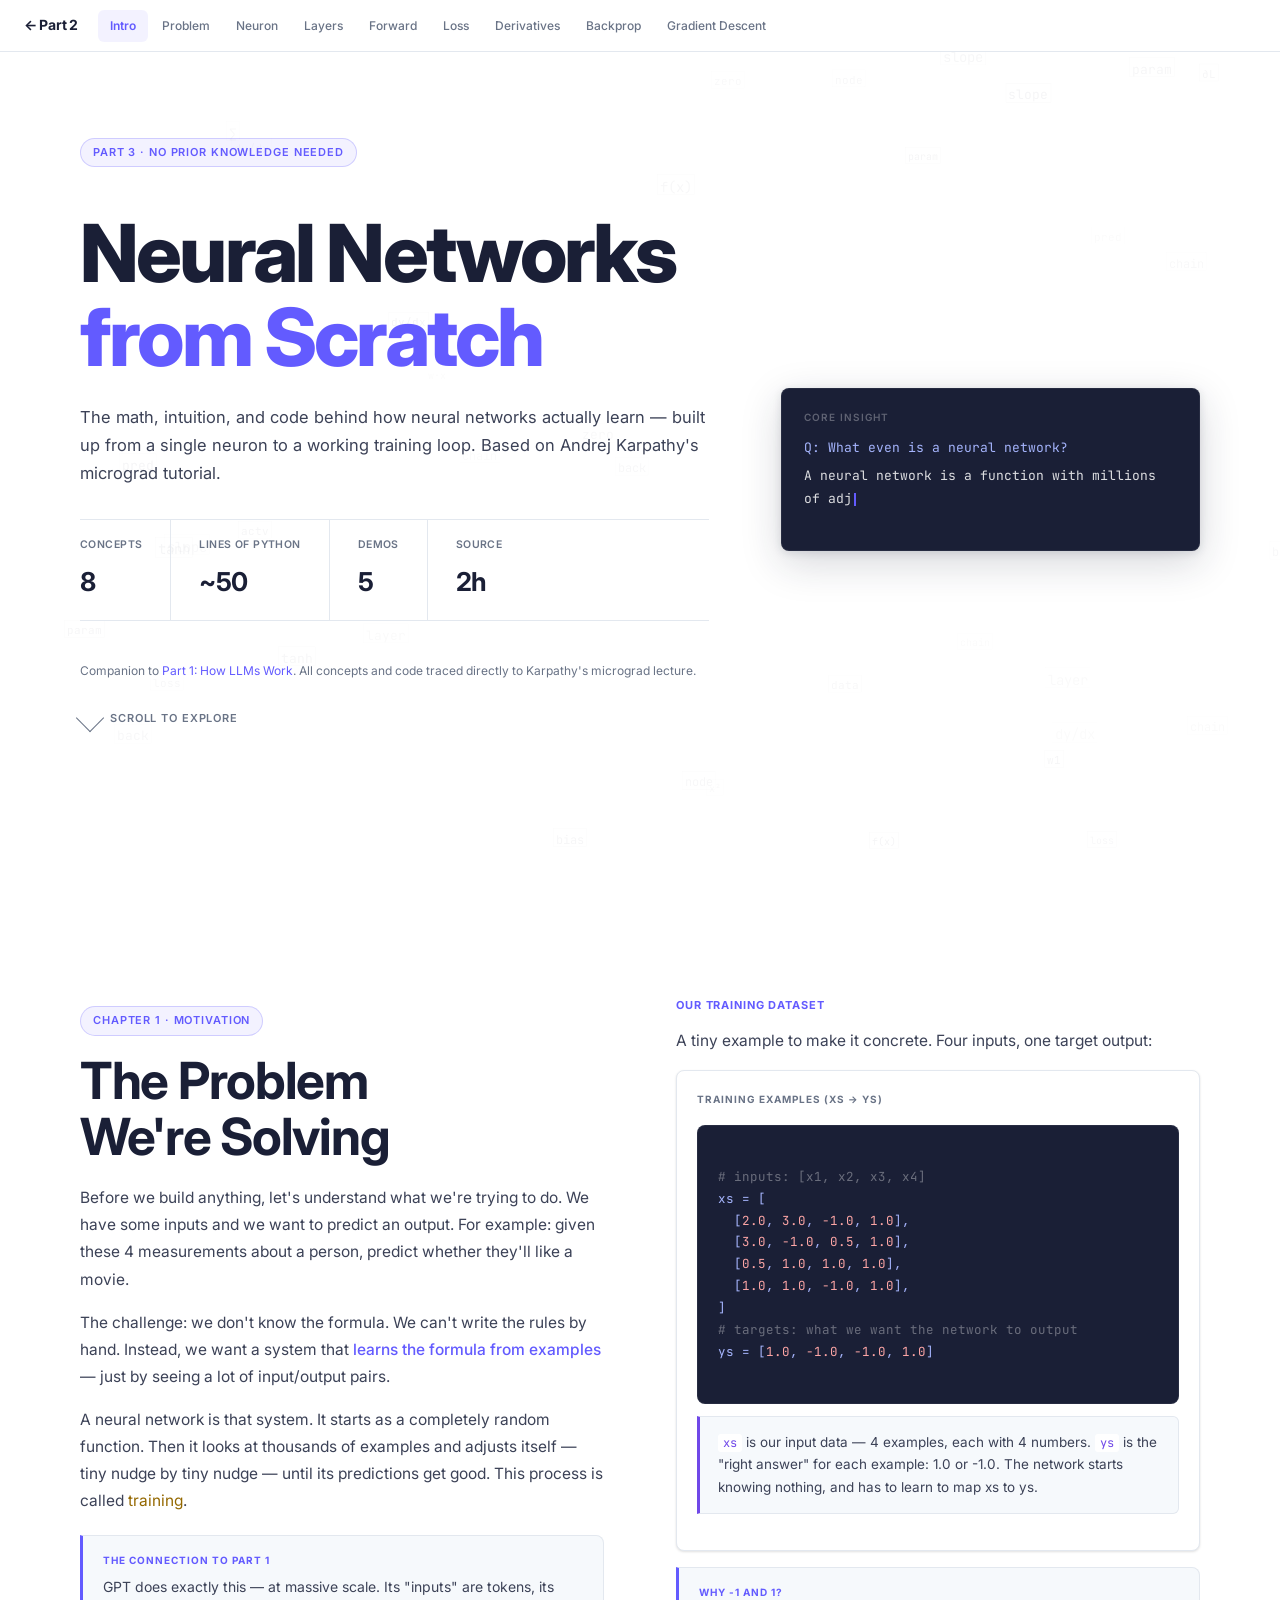
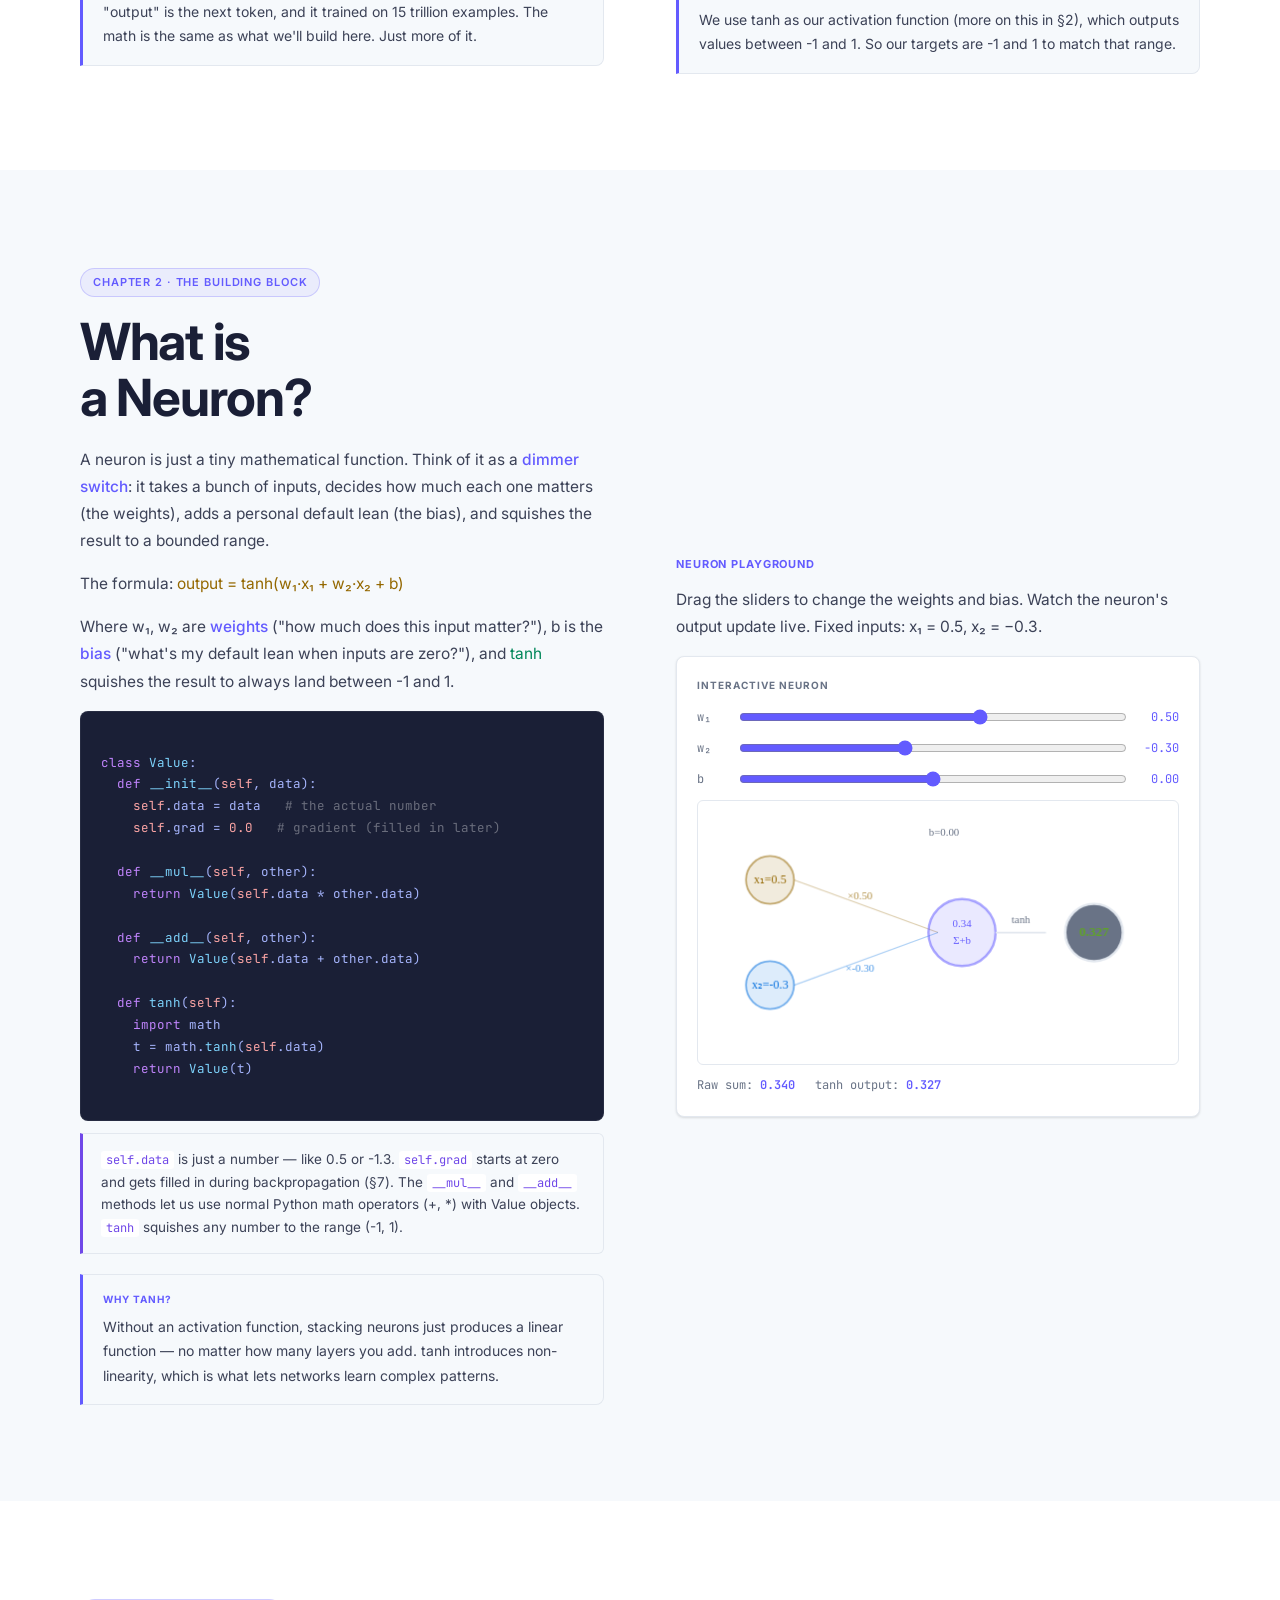
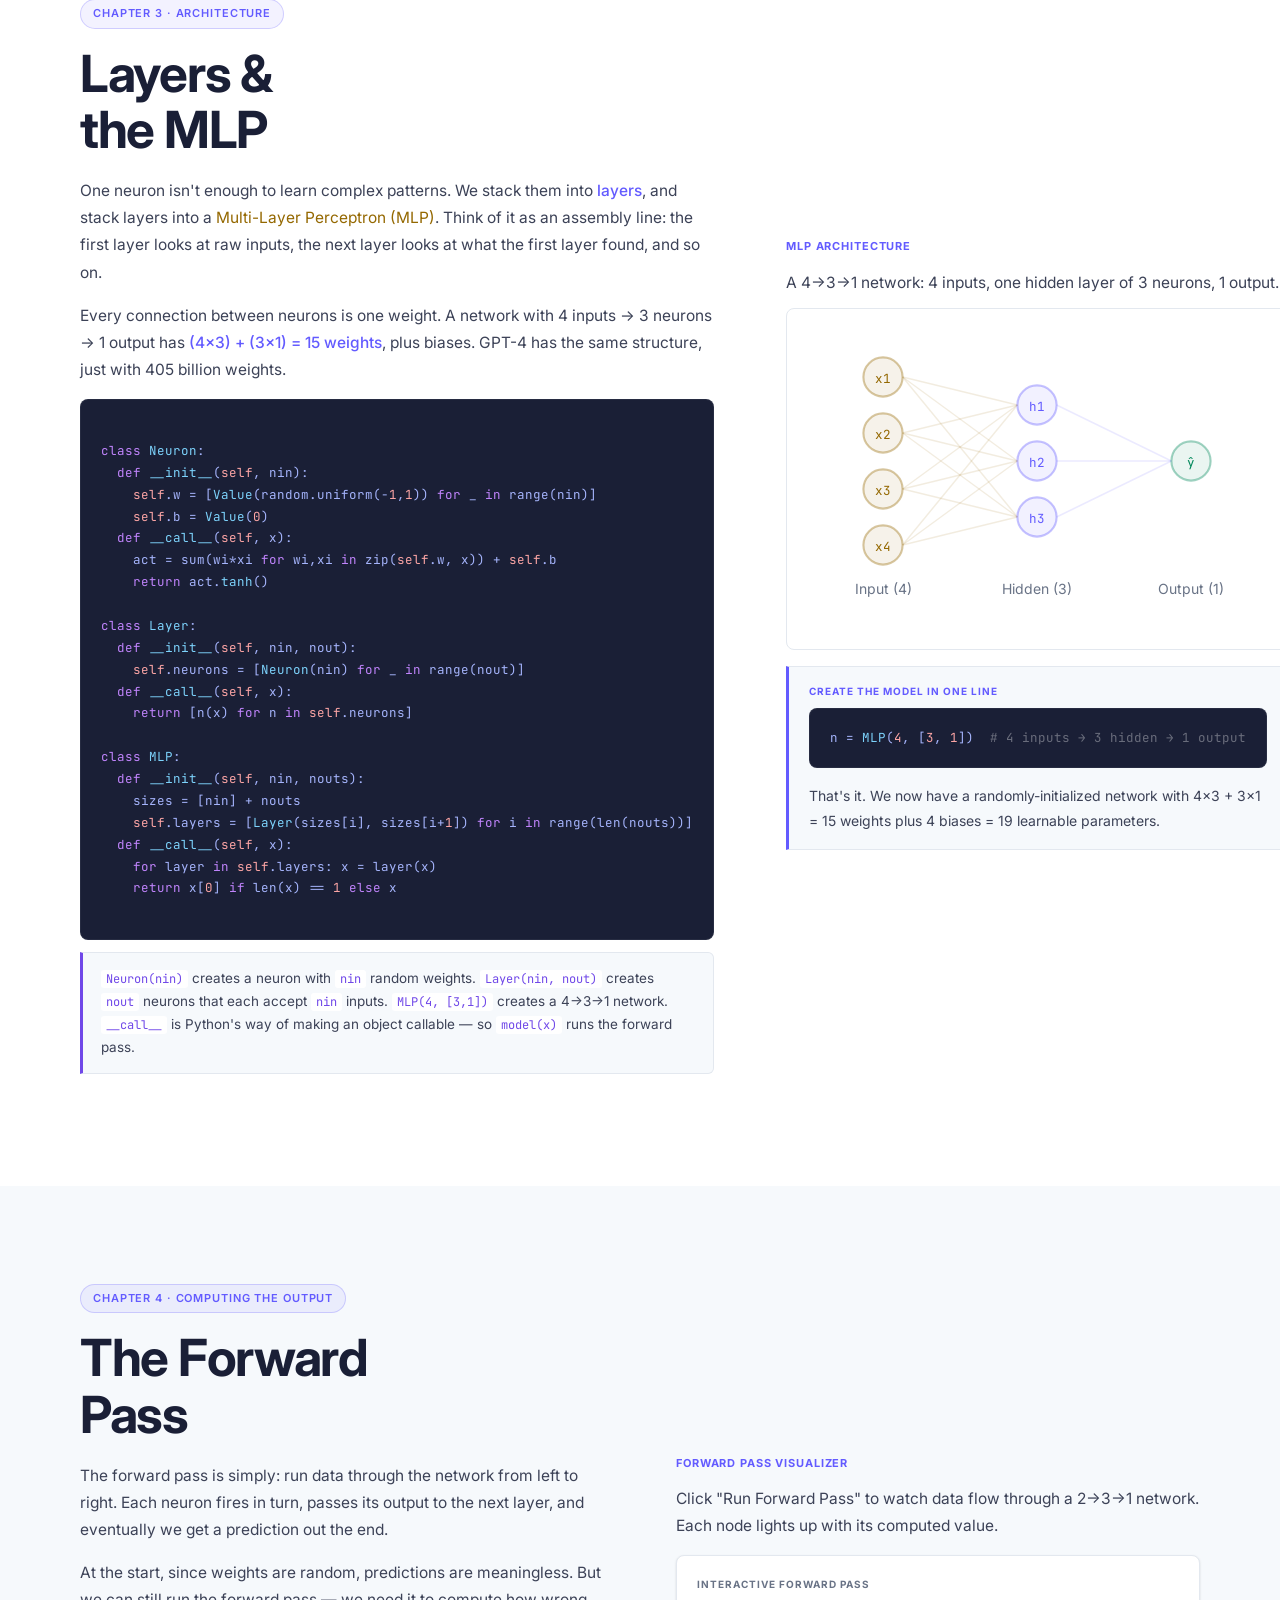
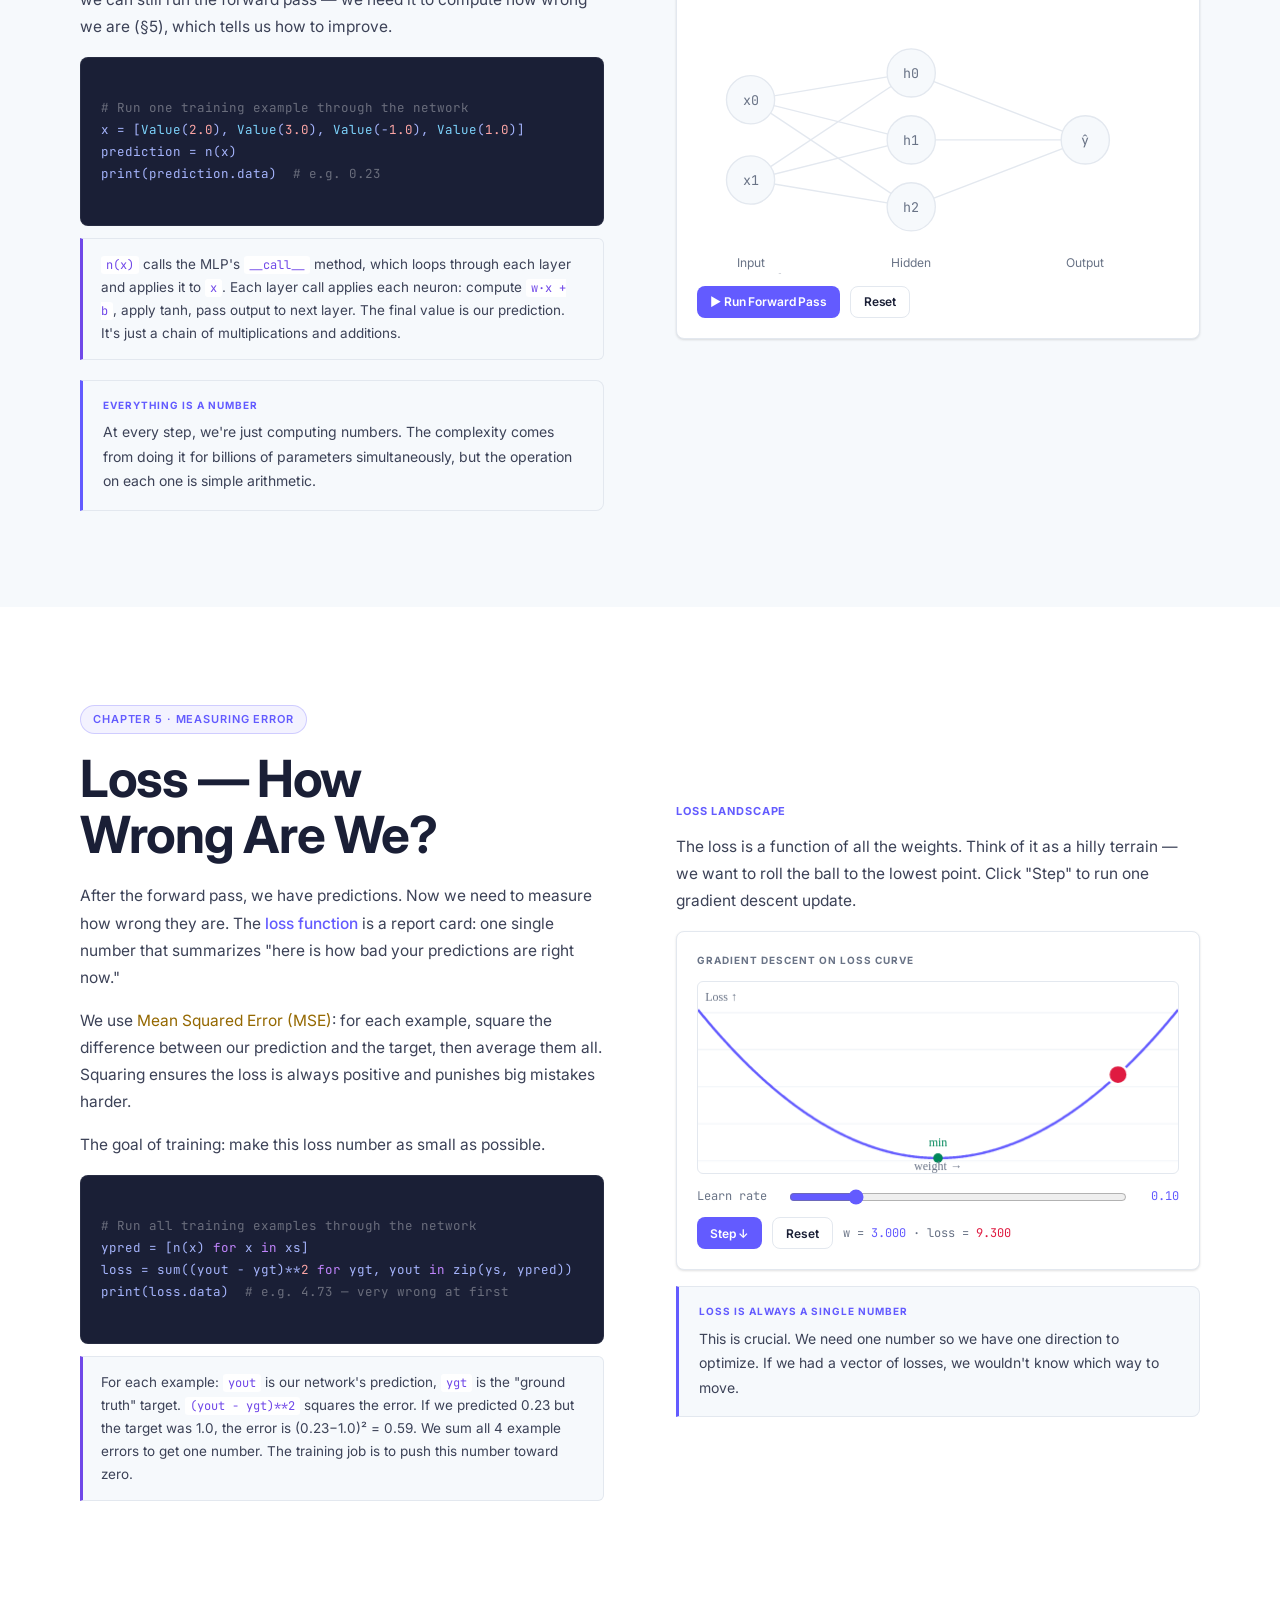
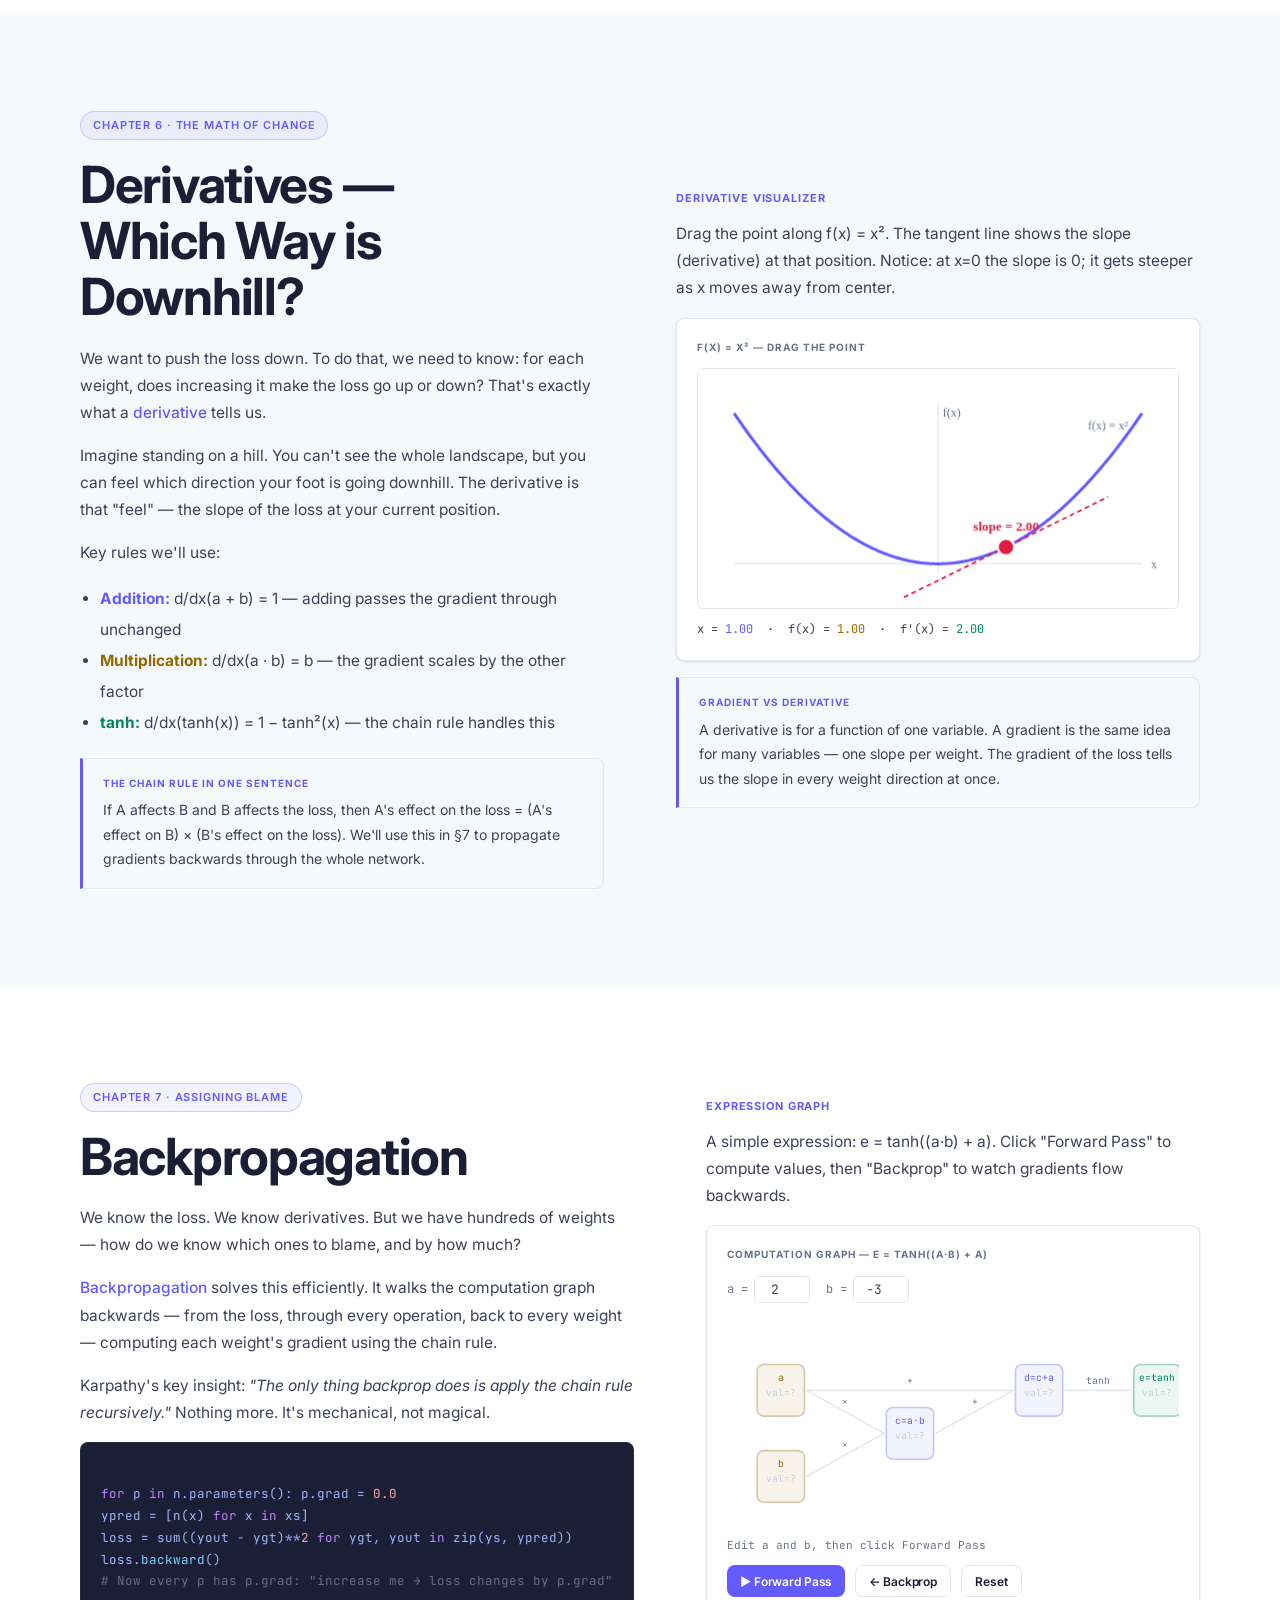
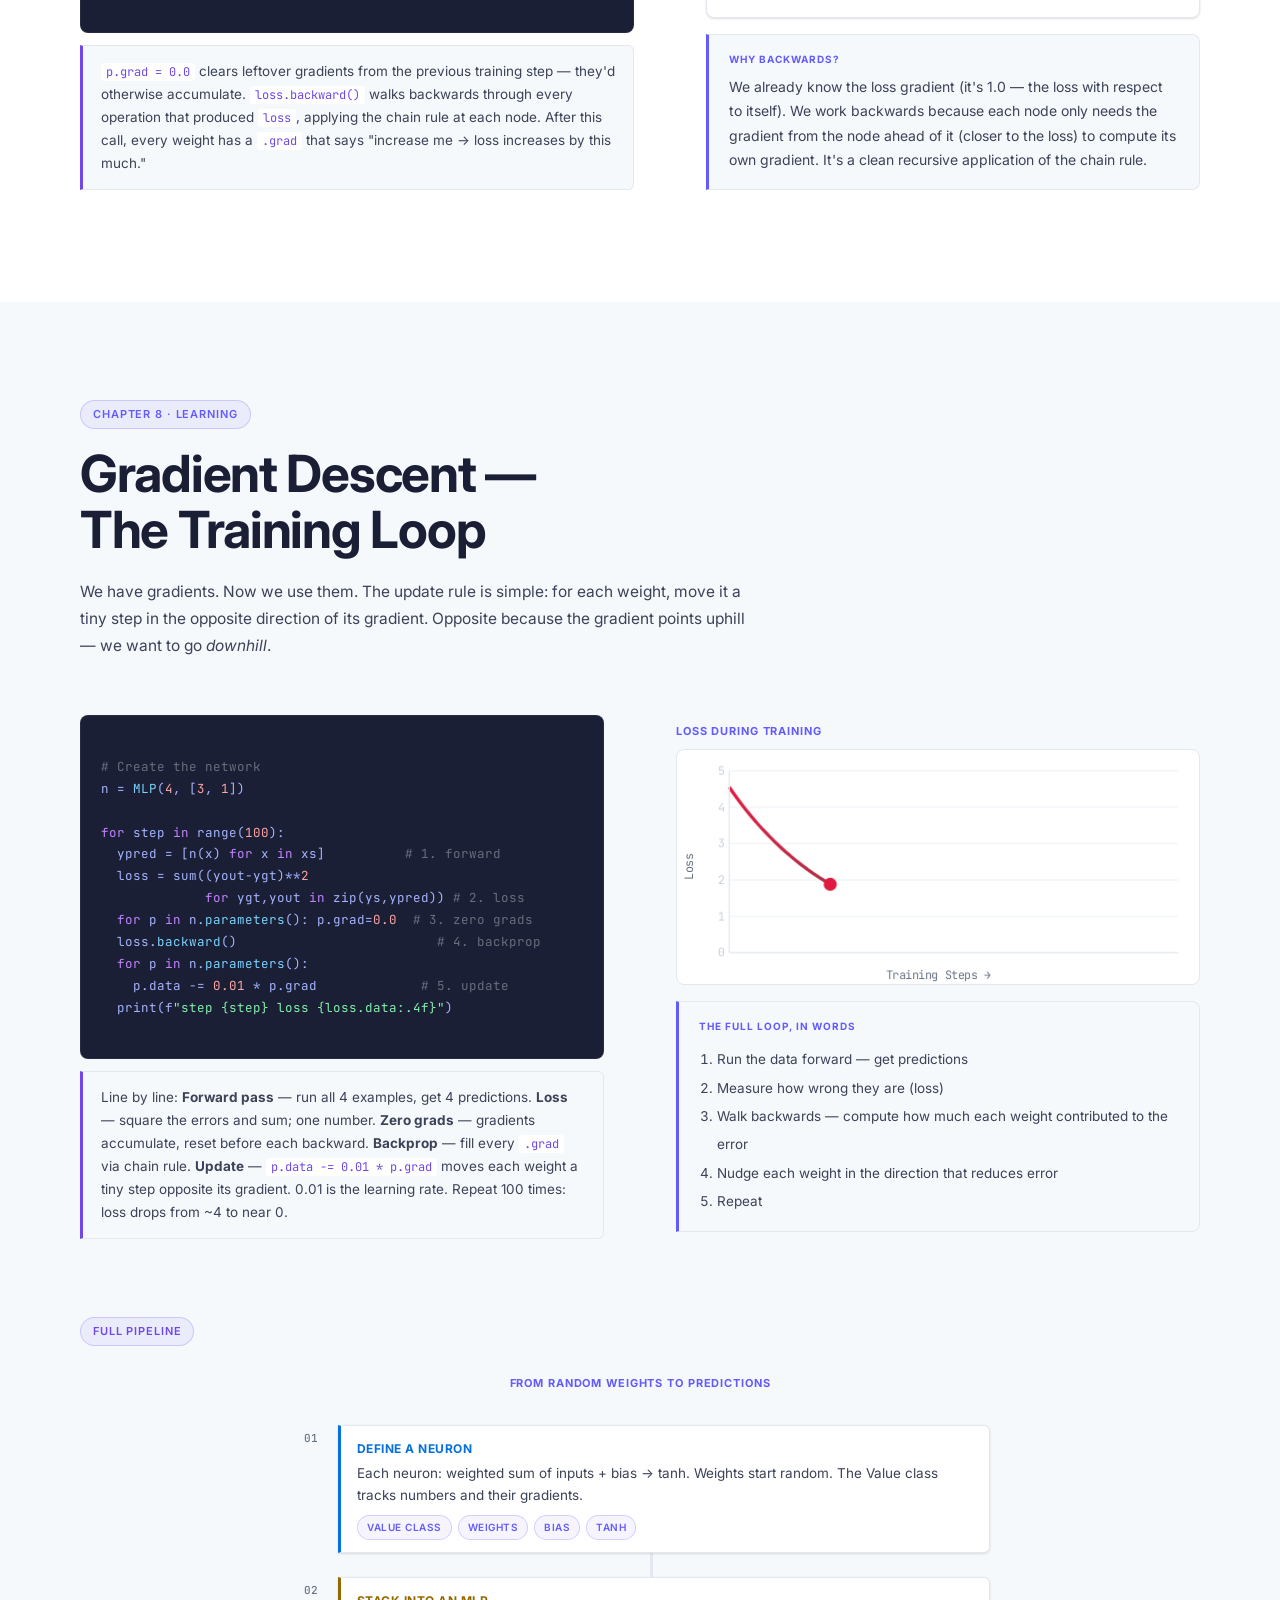
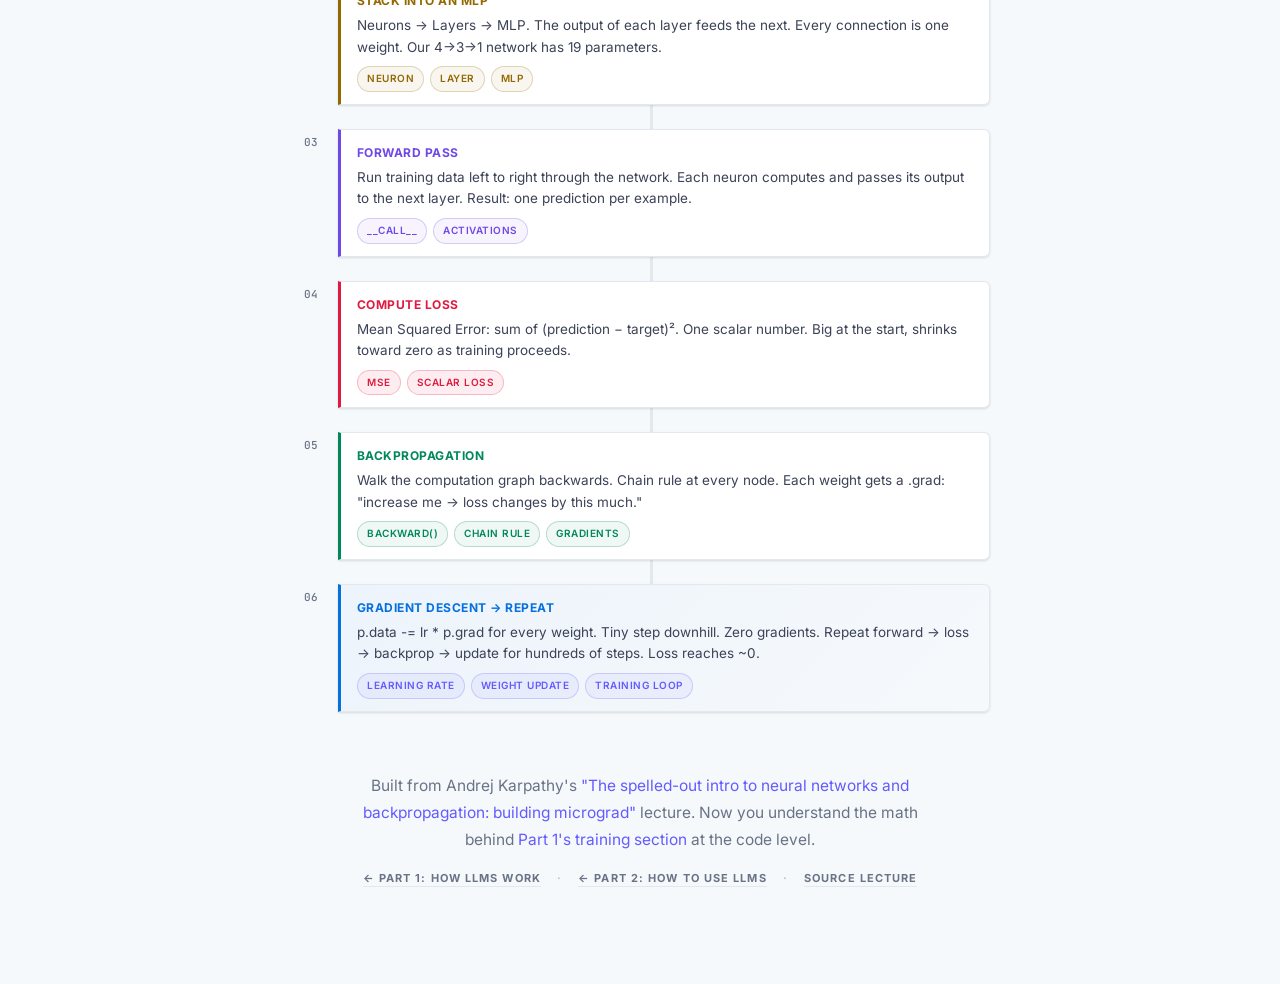
<file: neural-networks/index.html>
<!DOCTYPE html>
<html lang="en">
<head>
<meta charset="UTF-8">
<meta name="viewport" content="width=device-width, initial-scale=1.0">
<title>Neural Networks from Scratch — A Visual Deep Dive</title>
<link rel="preconnect" href="https://fonts.googleapis.com">
<link rel="preconnect" href="https://fonts.gstatic.com" crossorigin>
<link href="https://fonts.googleapis.com/css2?family=Inter:wght@400;500;600;700;800&family=JetBrains+Mono:ital,wght@0,400;0,500;1,400&display=swap" rel="stylesheet">
<link rel="stylesheet" href="style.css">
<style>
.code-block{background:var(--ink);color:#A5B4FC;font-family:var(--dm);font-size:12.5px;line-height:1.75;padding:18px 20px;border-radius:var(--radius);margin:16px 0;overflow-x:auto;border:1px solid rgba(255,255,255,0.06);white-space:pre}
.code-block .co{color:rgba(255,255,255,0.35)}
.code-block .kw{color:#C084FC}
.code-block .st{color:#86EFAC}
.code-block .nm{color:#FCA5A5}
.code-block .fn{color:#7DD3FC}
.code-line-explain{background:var(--surface);border:1px solid var(--border);border-left:3px solid var(--purple);padding:14px 18px;margin-top:-4px;margin-bottom:16px;font-size:13.5px;color:var(--txt);font-family:var(--db);border-radius:0 var(--radius-sm) var(--radius-sm) 0;line-height:1.7}
.code-line-explain code{font-family:var(--dm);font-size:12px;background:var(--card);padding:1px 5px;border-radius:3px;color:var(--purple)}
.demo-box{background:var(--card);border:1px solid var(--border);border-radius:var(--radius);padding:20px;box-shadow:var(--shadow-sm);margin-top:16px}
.demo-label{font-family:var(--ds);font-size:10px;font-weight:700;letter-spacing:.1em;text-transform:uppercase;color:var(--txt2);margin-bottom:12px}
.slider-row{display:flex;align-items:center;gap:12px;margin-bottom:10px}
.slider-row label{font-family:var(--dm);font-size:12px;color:var(--txt2);width:30px;flex-shrink:0}
.slider-row input[type=range]{flex:1;accent-color:var(--accent)}
.slider-val{font-family:var(--dm);font-size:12px;color:var(--accent);width:40px;text-align:right;flex-shrink:0}
.neuron-output{display:flex;gap:20px;margin-top:12px;font-family:var(--dm);font-size:12px}
.neuron-output .n-label{color:var(--txt2)}
.neuron-output .n-val{color:var(--accent);font-weight:600}
.nn-svg-wrap{background:var(--card);border:1px solid var(--border);border-radius:var(--radius);padding:12px;margin-top:12px}
.pipeline-full{display:flex;flex-direction:column;gap:0;margin-top:32px}
.pipeline-stage{display:flex;gap:20px;opacity:0;transform:translateY(12px);transition:opacity .5s,transform .5s}
.pipeline-stage.visible{opacity:1;transform:translateY(0)}
.pipeline-connector{width:3px;background:var(--border);height:24px;margin-left:23px}
.ps-num{font-family:var(--dm);font-size:11px;color:var(--txt2);padding-top:4px;flex-shrink:0;width:28px}
.ps-content{flex:1;border-left:3px solid var(--border);padding:12px 16px;background:var(--card);border-radius:0 var(--radius-sm) var(--radius-sm) 0;border:1px solid var(--border)}
.ps-title{font-family:var(--ds);font-size:12px;font-weight:700;letter-spacing:.04em;margin-bottom:4px}
.ps-desc{font-size:13.5px;color:var(--txt);line-height:1.6}
.ps-tags{display:flex;flex-wrap:wrap;gap:6px;margin-top:8px}
</style>
</head>
<body>
<a href="#main-content" class="skip-link">Skip to main content</a>
<div class="progress-bar" id="progress-bar" role="progressbar" aria-label="Reading progress" aria-valuenow="0" aria-valuemin="0" aria-valuemax="100"></div>

<nav class="top-nav" id="top-nav" aria-label="Chapter navigation">
  <div class="top-nav-inner">
    <a href="../how-to-use-llms/index.html" class="top-nav-brand">← Part 2</a>
    <div class="top-nav-links" id="top-nav-links">
      <button class="tnav-btn active" data-section="s-intro" aria-current="true">Intro</button>
      <button class="tnav-btn" data-section="s-problem">Problem</button>
      <button class="tnav-btn" data-section="s-neuron">Neuron</button>
      <button class="tnav-btn" data-section="s-layers">Layers</button>
      <button class="tnav-btn" data-section="s-forward">Forward</button>
      <button class="tnav-btn" data-section="s-loss">Loss</button>
      <button class="tnav-btn" data-section="s-derivatives">Derivatives</button>
      <button class="tnav-btn" data-section="s-backprop">Backprop</button>
      <button class="tnav-btn" data-section="s-gd">Gradient Descent</button>
    </div>
  </div>
</nav>

<!-- HERO -->
<section id="s-intro" class="section" aria-label="Introduction">
  <canvas id="hero-canvas" aria-hidden="true"></canvas>
  <div class="hero-content" id="main-content">
    <div class="chapter-badge" aria-hidden="true">Part 3 · No Prior Knowledge Needed</div>
    <div class="hero-grid">
      <div class="hero-left">
        <h1 class="hero-title">Neural Networks<br><span>from Scratch</span></h1>
        <p class="hero-sub">The math, intuition, and code behind how neural networks actually learn — built up from a single neuron to a working training loop. Based on Andrej Karpathy's micrograd tutorial.</p>
        <dl class="hero-stats">
          <div class="stat-item"><dt class="stat-lbl">Concepts</dt><dd class="stat-val">8</dd></div>
          <div class="stat-item"><dt class="stat-lbl">Lines of Python</dt><dd class="stat-val">~50</dd></div>
          <div class="stat-item"><dt class="stat-lbl">Demos</dt><dd class="stat-val">5</dd></div>
          <div class="stat-item"><dt class="stat-lbl">Source</dt><dd class="stat-val">2h</dd></div>
        </dl>
        <p class="stats-caveat">Companion to <a href="../index.html" style="color:var(--accent)">Part 1: How LLMs Work</a>. All concepts and code traced directly to Karpathy's micrograd lecture.</p>
        <div class="scroll-hint" aria-hidden="true"><div class="scroll-arrow"></div>Scroll to explore</div>
      </div>
      <div class="hero-right">
        <div class="typewriter-wrap" aria-label="Neural network insight">
          <div class="tw-label" aria-hidden="true">Core Insight</div>
          <div class="tw-prompt">Q: What even is a neural network?</div>
          <div class="tw-response" id="tw-response" aria-live="polite" aria-atomic="true"><span class="tw-cursor" aria-hidden="true"></span></div>
        </div>
      </div>
    </div>
  </div>
</section>

<!-- §1: THE PROBLEM -->
<section id="s-problem" class="section" aria-label="The Problem We're Solving">
  <div class="section-inner two-col">
    <div class="fade-up">
      <div class="chapter-badge">Chapter 1 · Motivation</div>
      <h2 class="section-title">The Problem<br>We're Solving</h2>
      <p class="body-text">Before we build anything, let's understand what we're trying to do. We have some inputs and we want to predict an output. For example: given these 4 measurements about a person, predict whether they'll like a movie.</p>
      <p class="body-text">The challenge: we don't know the formula. We can't write the rules by hand. Instead, we want a system that <span class="highlight">learns the formula from examples</span> — just by seeing a lot of input/output pairs.</p>
      <p class="body-text">A neural network is that system. It starts as a completely random function. Then it looks at thousands of examples and adjusts itself — tiny nudge by tiny nudge — until its predictions get good. This process is called <span class="highlight-a">training</span>.</p>
      <div class="insight-box">
        <strong>The Connection to Part 1</strong>
        GPT does exactly this — at massive scale. Its "inputs" are tokens, its "output" is the next token, and it trained on 15 trillion examples. The math is the same as what we'll build here. Just more of it.
      </div>
    </div>
    <div class="fade-up" style="animation-delay:.15s">
      <h3 class="sub-title">Our Training Dataset</h3>
      <p class="body-text" style="margin-bottom:12px">A tiny example to make it concrete. Four inputs, one target output:</p>
      <div class="demo-box">
        <div class="demo-label">Training Examples (xs → ys)</div>
        <div class="code-block">
<span class="co"># inputs: [x1, x2, x3, x4]</span>
xs = [
  [<span class="nm">2.0</span>, <span class="nm">3.0</span>, <span class="nm">-1.0</span>, <span class="nm">1.0</span>],
  [<span class="nm">3.0</span>, <span class="nm">-1.0</span>, <span class="nm">0.5</span>, <span class="nm">1.0</span>],
  [<span class="nm">0.5</span>, <span class="nm">1.0</span>, <span class="nm">1.0</span>, <span class="nm">1.0</span>],
  [<span class="nm">1.0</span>, <span class="nm">1.0</span>, <span class="nm">-1.0</span>, <span class="nm">1.0</span>],
]
<span class="co"># targets: what we want the network to output</span>
ys = [<span class="nm">1.0</span>, <span class="nm">-1.0</span>, <span class="nm">-1.0</span>, <span class="nm">1.0</span>]
        </div>
        <div class="code-line-explain">
          <code>xs</code> is our input data — 4 examples, each with 4 numbers. <code>ys</code> is the "right answer" for each example: 1.0 or -1.0. The network starts knowing nothing, and has to learn to map xs to ys.
        </div>
      </div>
      <div class="insight-box" style="margin-top:16px">
        <strong>Why -1 and 1?</strong>
        We use tanh as our activation function (more on this in §2), which outputs values between -1 and 1. So our targets are -1 and 1 to match that range.
      </div>
    </div>
  </div>
</section>

<!-- §2: NEURON -->
<section id="s-neuron" class="section" aria-label="What is a Neuron">
  <div class="section-inner two-col">
    <div class="fade-up">
      <div class="chapter-badge">Chapter 2 · The Building Block</div>
      <h2 class="section-title">What is<br>a Neuron?</h2>
      <p class="body-text">A neuron is just a tiny mathematical function. Think of it as a <span class="highlight">dimmer switch</span>: it takes a bunch of inputs, decides how much each one matters (the weights), adds a personal default lean (the bias), and squishes the result to a bounded range.</p>
      <p class="body-text">The formula: <span class="highlight-a">output = tanh(w₁·x₁ + w₂·x₂ + b)</span></p>
      <p class="body-text">Where w₁, w₂ are <span class="highlight">weights</span> ("how much does this input matter?"), b is the <span class="highlight">bias</span> ("what's my default lean when inputs are zero?"), and <span class="highlight-g">tanh</span> squishes the result to always land between -1 and 1.</p>
      <div class="code-block">
<span class="kw">class</span> <span class="fn">Value</span>:
  <span class="kw">def</span> <span class="fn">__init__</span>(<span class="nm">self</span>, data):
    <span class="nm">self</span>.data = data   <span class="co"># the actual number</span>
    <span class="nm">self</span>.grad = <span class="nm">0.0</span>   <span class="co"># gradient (filled in later)</span>

  <span class="kw">def</span> <span class="fn">__mul__</span>(<span class="nm">self</span>, other):
    <span class="kw">return</span> <span class="fn">Value</span>(<span class="nm">self</span>.data * other.data)

  <span class="kw">def</span> <span class="fn">__add__</span>(<span class="nm">self</span>, other):
    <span class="kw">return</span> <span class="fn">Value</span>(<span class="nm">self</span>.data + other.data)

  <span class="kw">def</span> <span class="fn">tanh</span>(<span class="nm">self</span>):
    <span class="kw">import</span> math
    t = math.<span class="fn">tanh</span>(<span class="nm">self</span>.data)
    <span class="kw">return</span> <span class="fn">Value</span>(t)
      </div>
      <div class="code-line-explain">
        <code>self.data</code> is just a number — like 0.5 or -1.3. <code>self.grad</code> starts at zero and gets filled in during backpropagation (§7). The <code>__mul__</code> and <code>__add__</code> methods let us use normal Python math operators (+, *) with Value objects. <code>tanh</code> squishes any number to the range (-1, 1).
      </div>
      <div class="insight-box">
        <strong>Why tanh?</strong>
        Without an activation function, stacking neurons just produces a linear function — no matter how many layers you add. tanh introduces non-linearity, which is what lets networks learn complex patterns.
      </div>
    </div>
    <div class="fade-up" style="animation-delay:.15s">
      <h3 class="sub-title">Neuron Playground</h3>
      <p class="body-text" style="margin-bottom:8px">Drag the sliders to change the weights and bias. Watch the neuron's output update live. Fixed inputs: x₁ = 0.5, x₂ = −0.3.</p>
      <div class="demo-box" id="neuron-playground">
        <div class="demo-label">Interactive Neuron</div>
        <div class="slider-row">
          <label>w₁</label>
          <input type="range" id="np-w1" min="-2" max="2" step="0.05" value="0.5" aria-label="Weight 1">
          <span class="slider-val" id="np-w1-val">0.50</span>
        </div>
        <div class="slider-row">
          <label>w₂</label>
          <input type="range" id="np-w2" min="-2" max="2" step="0.05" value="-0.3" aria-label="Weight 2">
          <span class="slider-val" id="np-w2-val">-0.30</span>
        </div>
        <div class="slider-row">
          <label>b</label>
          <input type="range" id="np-b" min="-2" max="2" step="0.05" value="0.0" aria-label="Bias">
          <span class="slider-val" id="np-b-val">0.00</span>
        </div>
        <canvas id="neuron-canvas" width="400" height="220" style="width:100%;display:block;margin-top:8px;border-radius:var(--radius-sm);border:1px solid var(--border)"></canvas>
        <div class="neuron-output" style="margin-top:10px">
          <span><span class="n-label">Raw sum: </span><span class="n-val" id="np-raw">0.00</span></span>
          <span><span class="n-label">tanh output: </span><span class="n-val" id="np-out">0.00</span></span>
        </div>
      </div>
    </div>
  </div>
</section>

<!-- §3: LAYERS -->
<section id="s-layers" class="section" aria-label="Layers and Architecture">
  <div class="section-inner two-col">
    <div class="fade-up">
      <div class="chapter-badge">Chapter 3 · Architecture</div>
      <h2 class="section-title">Layers &<br>the MLP</h2>
      <p class="body-text">One neuron isn't enough to learn complex patterns. We stack them into <span class="highlight">layers</span>, and stack layers into a <span class="highlight-a">Multi-Layer Perceptron (MLP)</span>. Think of it as an assembly line: the first layer looks at raw inputs, the next layer looks at what the first layer found, and so on.</p>
      <p class="body-text">Every connection between neurons is one weight. A network with 4 inputs → 3 neurons → 1 output has <span class="highlight">(4×3) + (3×1) = 15 weights</span>, plus biases. GPT-4 has the same structure, just with 405 billion weights.</p>
      <div class="code-block">
<span class="kw">class</span> <span class="fn">Neuron</span>:
  <span class="kw">def</span> <span class="fn">__init__</span>(<span class="nm">self</span>, nin):
    <span class="nm">self</span>.w = [<span class="fn">Value</span>(random.uniform(-<span class="nm">1</span>,<span class="nm">1</span>)) <span class="kw">for</span> _ <span class="kw">in</span> range(nin)]
    <span class="nm">self</span>.b = <span class="fn">Value</span>(<span class="nm">0</span>)
  <span class="kw">def</span> <span class="fn">__call__</span>(<span class="nm">self</span>, x):
    act = sum(wi*xi <span class="kw">for</span> wi,xi <span class="kw">in</span> zip(<span class="nm">self</span>.w, x)) + <span class="nm">self</span>.b
    <span class="kw">return</span> act.<span class="fn">tanh</span>()

<span class="kw">class</span> <span class="fn">Layer</span>:
  <span class="kw">def</span> <span class="fn">__init__</span>(<span class="nm">self</span>, nin, nout):
    <span class="nm">self</span>.neurons = [<span class="fn">Neuron</span>(nin) <span class="kw">for</span> _ <span class="kw">in</span> range(nout)]
  <span class="kw">def</span> <span class="fn">__call__</span>(<span class="nm">self</span>, x):
    <span class="kw">return</span> [n(x) <span class="kw">for</span> n <span class="kw">in</span> <span class="nm">self</span>.neurons]

<span class="kw">class</span> <span class="fn">MLP</span>:
  <span class="kw">def</span> <span class="fn">__init__</span>(<span class="nm">self</span>, nin, nouts):
    sizes = [nin] + nouts
    <span class="nm">self</span>.layers = [<span class="fn">Layer</span>(sizes[i], sizes[i+<span class="nm">1</span>]) <span class="kw">for</span> i <span class="kw">in</span> range(len(nouts))]
  <span class="kw">def</span> <span class="fn">__call__</span>(<span class="nm">self</span>, x):
    <span class="kw">for</span> layer <span class="kw">in</span> <span class="nm">self</span>.layers: x = layer(x)
    <span class="kw">return</span> x[<span class="nm">0</span>] <span class="kw">if</span> len(x) == <span class="nm">1</span> <span class="kw">else</span> x
      </div>
      <div class="code-line-explain">
        <code>Neuron(nin)</code> creates a neuron with <code>nin</code> random weights. <code>Layer(nin, nout)</code> creates <code>nout</code> neurons that each accept <code>nin</code> inputs. <code>MLP(4, [3,1])</code> creates a 4→3→1 network. <code>__call__</code> is Python's way of making an object callable — so <code>model(x)</code> runs the forward pass.
      </div>
    </div>
    <div class="fade-up" style="animation-delay:.15s">
      <h3 class="sub-title">MLP Architecture</h3>
      <p class="body-text" style="margin-bottom:12px">A 4→3→1 network: 4 inputs, one hidden layer of 3 neurons, 1 output.</p>
      <div class="nn-svg-wrap">
        <svg id="mlp-svg" viewBox="0 0 340 220" width="100%" role="img" aria-label="MLP architecture diagram"></svg>
      </div>
      <div class="insight-box" style="margin-top:16px">
        <strong>Create the model in one line</strong>
        <div class="code-block" style="margin-top:8px">n = <span class="fn">MLP</span>(<span class="nm">4</span>, [<span class="nm">3</span>, <span class="nm">1</span>])  <span class="co"># 4 inputs → 3 hidden → 1 output</span></div>
        That's it. We now have a randomly-initialized network with 4×3 + 3×1 = 15 weights plus 4 biases = 19 learnable parameters.
      </div>
    </div>
  </div>
</section>

<!-- §4: FORWARD PASS -->
<section id="s-forward" class="section" aria-label="Forward Pass">
  <div class="section-inner two-col">
    <div class="fade-up">
      <div class="chapter-badge">Chapter 4 · Computing the Output</div>
      <h2 class="section-title">The Forward<br>Pass</h2>
      <p class="body-text">The forward pass is simply: run data through the network from left to right. Each neuron fires in turn, passes its output to the next layer, and eventually we get a prediction out the end.</p>
      <p class="body-text">At the start, since weights are random, predictions are meaningless. But we can still run the forward pass — we need it to compute how wrong we are (§5), which tells us how to improve.</p>
      <div class="code-block">
<span class="co"># Run one training example through the network</span>
x = [<span class="fn">Value</span>(<span class="nm">2.0</span>), <span class="fn">Value</span>(<span class="nm">3.0</span>), <span class="fn">Value</span>(-<span class="nm">1.0</span>), <span class="fn">Value</span>(<span class="nm">1.0</span>)]
prediction = n(x)
print(prediction.data)  <span class="co"># e.g. 0.23</span>
      </div>
      <div class="code-line-explain">
        <code>n(x)</code> calls the MLP's <code>__call__</code> method, which loops through each layer and applies it to <code>x</code>. Each layer call applies each neuron: compute <code>w·x + b</code>, apply tanh, pass output to next layer. The final value is our prediction. It's just a chain of multiplications and additions.
      </div>
      <div class="insight-box">
        <strong>Everything is a number</strong>
        At every step, we're just computing numbers. The complexity comes from doing it for billions of parameters simultaneously, but the operation on each one is simple arithmetic.
      </div>
    </div>
    <div class="fade-up" style="animation-delay:.15s">
      <h3 class="sub-title">Forward Pass Visualizer</h3>
      <p class="body-text" style="margin-bottom:8px">Click "Run Forward Pass" to watch data flow through a 2→3→1 network. Each node lights up with its computed value.</p>
      <div class="demo-box">
        <div class="demo-label">Interactive Forward Pass</div>
        <svg id="fp-svg" viewBox="0 0 360 200" width="100%" style="display:block" role="img" aria-label="Forward pass animation"></svg>
        <div style="margin-top:12px;display:flex;gap:10px">
          <button class="btn btn-primary btn-sm" id="fp-run-btn">▶ Run Forward Pass</button>
          <button class="btn btn-ghost btn-sm" id="fp-reset-btn">Reset</button>
        </div>
      </div>
    </div>
  </div>
</section>

<!-- §5: LOSS -->
<section id="s-loss" class="section" aria-label="Loss Function">
  <div class="section-inner two-col">
    <div class="fade-up">
      <div class="chapter-badge">Chapter 5 · Measuring Error</div>
      <h2 class="section-title">Loss — How<br>Wrong Are We?</h2>
      <p class="body-text">After the forward pass, we have predictions. Now we need to measure how wrong they are. The <span class="highlight">loss function</span> is a report card: one single number that summarizes "here is how bad your predictions are right now."</p>
      <p class="body-text">We use <span class="highlight-a">Mean Squared Error (MSE)</span>: for each example, square the difference between our prediction and the target, then average them all. Squaring ensures the loss is always positive and punishes big mistakes harder.</p>
      <p class="body-text">The goal of training: make this loss number as small as possible.</p>
      <div class="code-block">
<span class="co"># Run all training examples through the network</span>
ypred = [n(x) <span class="kw">for</span> x <span class="kw">in</span> xs]
loss = sum((yout - ygt)**<span class="nm">2</span> <span class="kw">for</span> ygt, yout <span class="kw">in</span> zip(ys, ypred))
print(loss.data)  <span class="co"># e.g. 4.73 — very wrong at first</span>
      </div>
      <div class="code-line-explain">
        For each example: <code>yout</code> is our network's prediction, <code>ygt</code> is the "ground truth" target. <code>(yout - ygt)**2</code> squares the error. If we predicted 0.23 but the target was 1.0, the error is (0.23−1.0)² = 0.59. We sum all 4 example errors to get one number. The training job is to push this number toward zero.
      </div>
    </div>
    <div class="fade-up" style="animation-delay:.15s">
      <h3 class="sub-title">Loss Landscape</h3>
      <p class="body-text" style="margin-bottom:8px">The loss is a function of all the weights. Think of it as a hilly terrain — we want to roll the ball to the lowest point. Click "Step" to run one gradient descent update.</p>
      <div class="demo-box">
        <div class="demo-label">Gradient Descent on Loss Curve</div>
        <canvas id="loss-canvas" width="400" height="160" style="width:100%;display:block;border-radius:var(--radius-sm);border:1px solid var(--border)"></canvas>
        <div class="slider-row" style="margin-top:12px">
          <label style="width:80px;color:var(--txt2);font-family:var(--dm);font-size:12px">Learn rate</label>
          <input type="range" id="loss-lr" min="0.01" max="0.5" step="0.01" value="0.1" aria-label="Learning rate">
          <span class="slider-val" id="loss-lr-val">0.10</span>
        </div>
        <div style="margin-top:8px;display:flex;gap:10px;align-items:center">
          <button class="btn btn-primary btn-sm" id="loss-step-btn">Step ↓</button>
          <button class="btn btn-ghost btn-sm" id="loss-reset-btn">Reset</button>
          <span style="font-family:var(--dm);font-size:12px;color:var(--txt2)">w = <span id="loss-w-val" style="color:var(--accent)">3.00</span> · loss = <span id="loss-val-display" style="color:var(--red)">1.00</span></span>
        </div>
      </div>
      <div class="insight-box" style="margin-top:16px">
        <strong>Loss is always a single number</strong>
        This is crucial. We need one number so we have one direction to optimize. If we had a vector of losses, we wouldn't know which way to move.
      </div>
    </div>
  </div>
</section>

<!-- §6: DERIVATIVES -->
<section id="s-derivatives" class="section" aria-label="Derivatives and Gradients">
  <div class="section-inner two-col">
    <div class="fade-up">
      <div class="chapter-badge">Chapter 6 · The Math of Change</div>
      <h2 class="section-title">Derivatives —<br>Which Way is Downhill?</h2>
      <p class="body-text">We want to push the loss down. To do that, we need to know: for each weight, does increasing it make the loss go up or down? That's exactly what a <span class="highlight">derivative</span> tells us.</p>
      <p class="body-text">Imagine standing on a hill. You can't see the whole landscape, but you can feel which direction your foot is going downhill. The derivative is that "feel" — the slope of the loss at your current position.</p>
      <p class="body-text">Key rules we'll use:</p>
      <ul style="font-size:15.5px;line-height:2;padding-left:20px;color:var(--txt)">
        <li><strong style="color:var(--accent)">Addition:</strong> d/dx(a + b) = 1 — adding passes the gradient through unchanged</li>
        <li><strong style="color:var(--amber)">Multiplication:</strong> d/dx(a · b) = b — the gradient scales by the other factor</li>
        <li><strong style="color:var(--green)">tanh:</strong> d/dx(tanh(x)) = 1 − tanh²(x) — the chain rule handles this</li>
      </ul>
      <div class="insight-box">
        <strong>The Chain Rule in one sentence</strong>
        If A affects B and B affects the loss, then A's effect on the loss = (A's effect on B) × (B's effect on the loss). We'll use this in §7 to propagate gradients backwards through the whole network.
      </div>
    </div>
    <div class="fade-up" style="animation-delay:.15s">
      <h3 class="sub-title">Derivative Visualizer</h3>
      <p class="body-text" style="margin-bottom:8px">Drag the point along f(x) = x². The tangent line shows the slope (derivative) at that position. Notice: at x=0 the slope is 0; it gets steeper as x moves away from center.</p>
      <div class="demo-box">
        <div class="demo-label">f(x) = x² — Drag the point</div>
        <canvas id="deriv-canvas" width="400" height="200" style="width:100%;display:block;border-radius:var(--radius-sm);border:1px solid var(--border);cursor:ew-resize"></canvas>
        <div style="margin-top:10px;font-family:var(--dm);font-size:12px">
          x = <span id="deriv-x" style="color:var(--accent)">1.00</span> &nbsp;·&nbsp;
          f(x) = <span id="deriv-fx" style="color:var(--amber)">1.00</span> &nbsp;·&nbsp;
          f'(x) = <span id="deriv-dfx" style="color:var(--green)">2.00</span>
        </div>
      </div>
      <div class="insight-box" style="margin-top:16px">
        <strong>Gradient vs Derivative</strong>
        A derivative is for a function of one variable. A gradient is the same idea for many variables — one slope per weight. The gradient of the loss tells us the slope in every weight direction at once.
      </div>
    </div>
  </div>
</section>

<!-- §7: BACKPROPAGATION -->
<section id="s-backprop" class="section" aria-label="Backpropagation">
  <div class="section-inner two-col">
    <div class="fade-up">
      <div class="chapter-badge">Chapter 7 · Assigning Blame</div>
      <h2 class="section-title">Backpropagation</h2>
      <p class="body-text">We know the loss. We know derivatives. But we have hundreds of weights — how do we know which ones to blame, and by how much?</p>
      <p class="body-text"><span class="highlight">Backpropagation</span> solves this efficiently. It walks the computation graph backwards — from the loss, through every operation, back to every weight — computing each weight's gradient using the chain rule.</p>
      <p class="body-text">Karpathy's key insight: <em>"The only thing backprop does is apply the chain rule recursively."</em> Nothing more. It's mechanical, not magical.</p>
      <div class="code-block">
<span class="kw">for</span> p <span class="kw">in</span> n.parameters(): p.grad = <span class="nm">0.0</span>
ypred = [n(x) <span class="kw">for</span> x <span class="kw">in</span> xs]
loss = sum((yout - ygt)**<span class="nm">2</span> <span class="kw">for</span> ygt, yout <span class="kw">in</span> zip(ys, ypred))
loss.<span class="fn">backward</span>()
<span class="co"># Now every p has p.grad: "increase me → loss changes by p.grad"</span>
      </div>
      <div class="code-line-explain">
        <code>p.grad = 0.0</code> clears leftover gradients from the previous training step — they'd otherwise accumulate. <code>loss.backward()</code> walks backwards through every operation that produced <code>loss</code>, applying the chain rule at each node. After this call, every weight has a <code>.grad</code> that says "increase me → loss increases by this much."
      </div>
    </div>
    <div class="fade-up" style="animation-delay:.15s">
      <h3 class="sub-title">Expression Graph</h3>
      <p class="body-text" style="margin-bottom:8px">A simple expression: e = tanh((a·b) + a). Click "Forward Pass" to compute values, then "Backprop" to watch gradients flow backwards.</p>
      <div class="demo-box">
        <div class="demo-label">Computation Graph — e = tanh((a·b) + a)</div>
        <div class="bp-inputs">
          <div class="bp-input-group">
            <label for="bp-a">a =</label>
            <input type="number" id="bp-a" value="2" step="0.5" min="-5" max="5">
          </div>
          <div class="bp-input-group">
            <label for="bp-b">b =</label>
            <input type="number" id="bp-b" value="-3" step="0.5" min="-5" max="5">
          </div>
        </div>
        <div style="position:relative">
          <div id="bp-tooltip" class="bp-tooltip"></div>
          <svg id="graph-svg" viewBox="0 0 420 200" width="100%" style="display:block" role="img" aria-label="Expression graph with backpropagation"></svg>
        </div>
        <div class="bp-status" id="bp-status">Edit a and b, then click Forward Pass</div>
        <div style="margin-top:10px;display:flex;gap:10px">
          <button class="btn btn-primary btn-sm" id="graph-forward-btn">▶ Forward Pass</button>
          <button class="btn btn-ghost btn-sm" id="graph-back-btn" disabled>← Backprop</button>
          <button class="btn btn-ghost btn-sm" id="graph-reset-btn">Reset</button>
        </div>
      </div>
      <div class="insight-box" style="margin-top:16px">
        <strong>Why backwards?</strong>
        We already know the loss gradient (it's 1.0 — the loss with respect to itself). We work backwards because each node only needs the gradient from the node ahead of it (closer to the loss) to compute its own gradient. It's a clean recursive application of the chain rule.
      </div>
    </div>
  </div>
</section>

<!-- §8: GRADIENT DESCENT -->
<section id="s-gd" class="section" aria-label="Gradient Descent and Training">
  <div class="section-inner">
    <div class="fade-up" style="margin-bottom:40px">
      <div class="chapter-badge">Chapter 8 · Learning</div>
      <h2 class="section-title">Gradient Descent —<br>The Training Loop</h2>
      <p class="body-text" style="max-width:680px">We have gradients. Now we use them. The update rule is simple: for each weight, move it a tiny step in the opposite direction of its gradient. Opposite because the gradient points uphill — we want to go <em>downhill</em>.</p>
    </div>
    <div class="two-col">
      <div class="fade-up">
        <div class="code-block">
<span class="co"># Create the network</span>
n = <span class="fn">MLP</span>(<span class="nm">4</span>, [<span class="nm">3</span>, <span class="nm">1</span>])

<span class="kw">for</span> step <span class="kw">in</span> range(<span class="nm">100</span>):
  ypred = [n(x) <span class="kw">for</span> x <span class="kw">in</span> xs]          <span class="co"># 1. forward</span>
  loss = sum((yout-ygt)**<span class="nm">2</span>
             <span class="kw">for</span> ygt,yout <span class="kw">in</span> zip(ys,ypred)) <span class="co"># 2. loss</span>
  <span class="kw">for</span> p <span class="kw">in</span> n.<span class="fn">parameters</span>(): p.grad=<span class="nm">0.0</span>  <span class="co"># 3. zero grads</span>
  loss.<span class="fn">backward</span>()                         <span class="co"># 4. backprop</span>
  <span class="kw">for</span> p <span class="kw">in</span> n.<span class="fn">parameters</span>():
    p.data -= <span class="nm">0.01</span> * p.grad             <span class="co"># 5. update</span>
  print(f<span class="st">"step {step} loss {loss.data:.4f}"</span>)
        </div>
        <div class="code-line-explain">
          Line by line: <strong>Forward pass</strong> — run all 4 examples, get 4 predictions. <strong>Loss</strong> — square the errors and sum; one number. <strong>Zero grads</strong> — gradients accumulate, reset before each backward. <strong>Backprop</strong> — fill every <code>.grad</code> via chain rule. <strong>Update</strong> — <code>p.data -= 0.01 * p.grad</code> moves each weight a tiny step opposite its gradient. 0.01 is the learning rate. Repeat 100 times: loss drops from ~4 to near 0.
        </div>
      </div>
      <div class="fade-up" style="animation-delay:.15s">
        <h3 class="sub-title" style="margin-bottom:8px">Loss During Training</h3>
        <canvas id="training-canvas" width="400" height="180" style="width:100%;display:block;background:var(--card);border:1px solid var(--border);border-radius:var(--radius)"></canvas>
        <div class="insight-box" style="margin-top:16px">
          <strong>The full loop, in words</strong>
          <ol style="margin:10px 0 0;padding-left:18px;line-height:2.1;font-size:13.5px">
            <li>Run the data forward — get predictions</li>
            <li>Measure how wrong they are (loss)</li>
            <li>Walk backwards — compute how much each weight contributed to the error</li>
            <li>Nudge each weight in the direction that reduces error</li>
            <li>Repeat</li>
          </ol>
        </div>
      </div>
    </div>

    <!-- Pipeline summary -->
    <div class="fade-up" style="margin-top:60px">
      <div class="chapter-badge" style="color:var(--purple);justify-content:center">Full Pipeline</div>
      <h3 class="sub-title" style="text-align:center;margin-top:12px;margin-bottom:32px">From Random Weights to Predictions</h3>
      <div class="pipeline-full" id="nn-pipeline">
        <div class="pipeline-stage">
          <div class="ps-num">01</div>
          <div class="ps-content" style="border-left:3px solid var(--cyan)">
            <div class="ps-title" style="color:var(--cyan)">Define a Neuron</div>
            <div class="ps-desc">Each neuron: weighted sum of inputs + bias → tanh. Weights start random. The Value class tracks numbers and their gradients.</div>
            <div class="ps-tags"><span class="tag tag-c">Value class</span><span class="tag tag-c">weights</span><span class="tag tag-c">bias</span><span class="tag tag-c">tanh</span></div>
          </div>
        </div>
        <div class="pipeline-connector"></div>
        <div class="pipeline-stage">
          <div class="ps-num">02</div>
          <div class="ps-content" style="border-left:3px solid var(--amber)">
            <div class="ps-title" style="color:var(--amber)">Stack into an MLP</div>
            <div class="ps-desc">Neurons → Layers → MLP. The output of each layer feeds the next. Every connection is one weight. Our 4→3→1 network has 19 parameters.</div>
            <div class="ps-tags"><span class="tag tag-a">Neuron</span><span class="tag tag-a">Layer</span><span class="tag tag-a">MLP</span></div>
          </div>
        </div>
        <div class="pipeline-connector"></div>
        <div class="pipeline-stage">
          <div class="ps-num">03</div>
          <div class="ps-content" style="border-left:3px solid var(--purple)">
            <div class="ps-title" style="color:var(--purple)">Forward Pass</div>
            <div class="ps-desc">Run training data left to right through the network. Each neuron computes and passes its output to the next layer. Result: one prediction per example.</div>
            <div class="ps-tags"><span class="tag tag-p">__call__</span><span class="tag tag-p">activations</span></div>
          </div>
        </div>
        <div class="pipeline-connector"></div>
        <div class="pipeline-stage">
          <div class="ps-num">04</div>
          <div class="ps-content" style="border-left:3px solid var(--red)">
            <div class="ps-title" style="color:var(--red)">Compute Loss</div>
            <div class="ps-desc">Mean Squared Error: sum of (prediction − target)². One scalar number. Big at the start, shrinks toward zero as training proceeds.</div>
            <div class="ps-tags"><span class="tag tag-g" style="color:var(--red);border-color:rgba(223,27,65,.25);background:var(--red-d)">MSE</span><span class="tag tag-g" style="color:var(--red);border-color:rgba(223,27,65,.25);background:var(--red-d)">scalar loss</span></div>
          </div>
        </div>
        <div class="pipeline-connector"></div>
        <div class="pipeline-stage">
          <div class="ps-num">05</div>
          <div class="ps-content" style="border-left:3px solid var(--green)">
            <div class="ps-title" style="color:var(--green)">Backpropagation</div>
            <div class="ps-desc">Walk the computation graph backwards. Chain rule at every node. Each weight gets a .grad: "increase me → loss changes by this much."</div>
            <div class="ps-tags"><span class="tag tag-g">backward()</span><span class="tag tag-g">chain rule</span><span class="tag tag-g">gradients</span></div>
          </div>
        </div>
        <div class="pipeline-connector"></div>
        <div class="pipeline-stage">
          <div class="ps-num">06</div>
          <div class="ps-content" style="border-left:3px solid var(--cyan);background:linear-gradient(135deg,rgba(5,112,222,0.04),transparent)">
            <div class="ps-title" style="color:var(--cyan)">Gradient Descent → Repeat</div>
            <div class="ps-desc">p.data -= lr * p.grad for every weight. Tiny step downhill. Zero gradients. Repeat forward → loss → backprop → update for hundreds of steps. Loss reaches ~0.</div>
            <div class="ps-tags"><span class="tag tag-c">learning rate</span><span class="tag tag-c">weight update</span><span class="tag tag-c">training loop</span></div>
          </div>
        </div>
      </div>
    </div>

    <!-- Footer -->
    <div class="fade-up" style="text-align:center;margin-top:60px">
      <p class="body-text" style="max-width:560px;margin:0 auto;color:var(--txt2)">
        Built from Andrej Karpathy's <a href="https://www.youtube.com/watch?v=VMj-3S1tku0" target="_blank" rel="noopener" style="color:var(--accent)">"The spelled-out intro to neural networks and backpropagation: building micrograd"</a> lecture. Now you understand the math behind <a href="../index.html" style="color:var(--accent)">Part 1's training section</a> at the code level.
      </p>
      <p style="margin-top:16px;font-family:var(--ds);font-size:11px;font-weight:700;letter-spacing:.1em;text-transform:uppercase;color:var(--txt2)">
        <a href="../index.html" style="color:var(--txt2);text-decoration:none;border-bottom:1px solid var(--border);padding-bottom:1px;transition:.2s" onmouseover="this.style.color='var(--accent)';this.style.borderColor='var(--accent)'" onmouseout="this.style.color='var(--txt2)';this.style.borderColor='var(--border)'">← Part 1: How LLMs Work</a>
        <span style="margin:0 12px;opacity:.4">·</span>
        <a href="../how-to-use-llms/index.html" style="color:var(--txt2);text-decoration:none;border-bottom:1px solid var(--border);padding-bottom:1px;transition:.2s" onmouseover="this.style.color='var(--accent)';this.style.borderColor='var(--accent)'" onmouseout="this.style.color='var(--txt2)';this.style.borderColor='var(--border)'">← Part 2: How to Use LLMs</a>
        <span style="margin:0 12px;opacity:.4">·</span>
        <a href="https://www.youtube.com/watch?v=VMj-3S1tku0" target="_blank" rel="noopener" style="color:var(--txt2);text-decoration:none;border-bottom:1px solid var(--border);padding-bottom:1px;transition:.2s" onmouseover="this.style.color='var(--accent)';this.style.borderColor='var(--accent)'" onmouseout="this.style.color='var(--txt2)';this.style.borderColor='var(--border)'">Source lecture</a>
      </p>
    </div>
  </div>
</section>

<script src="main.js"></script>
</body>
</html>
</file>
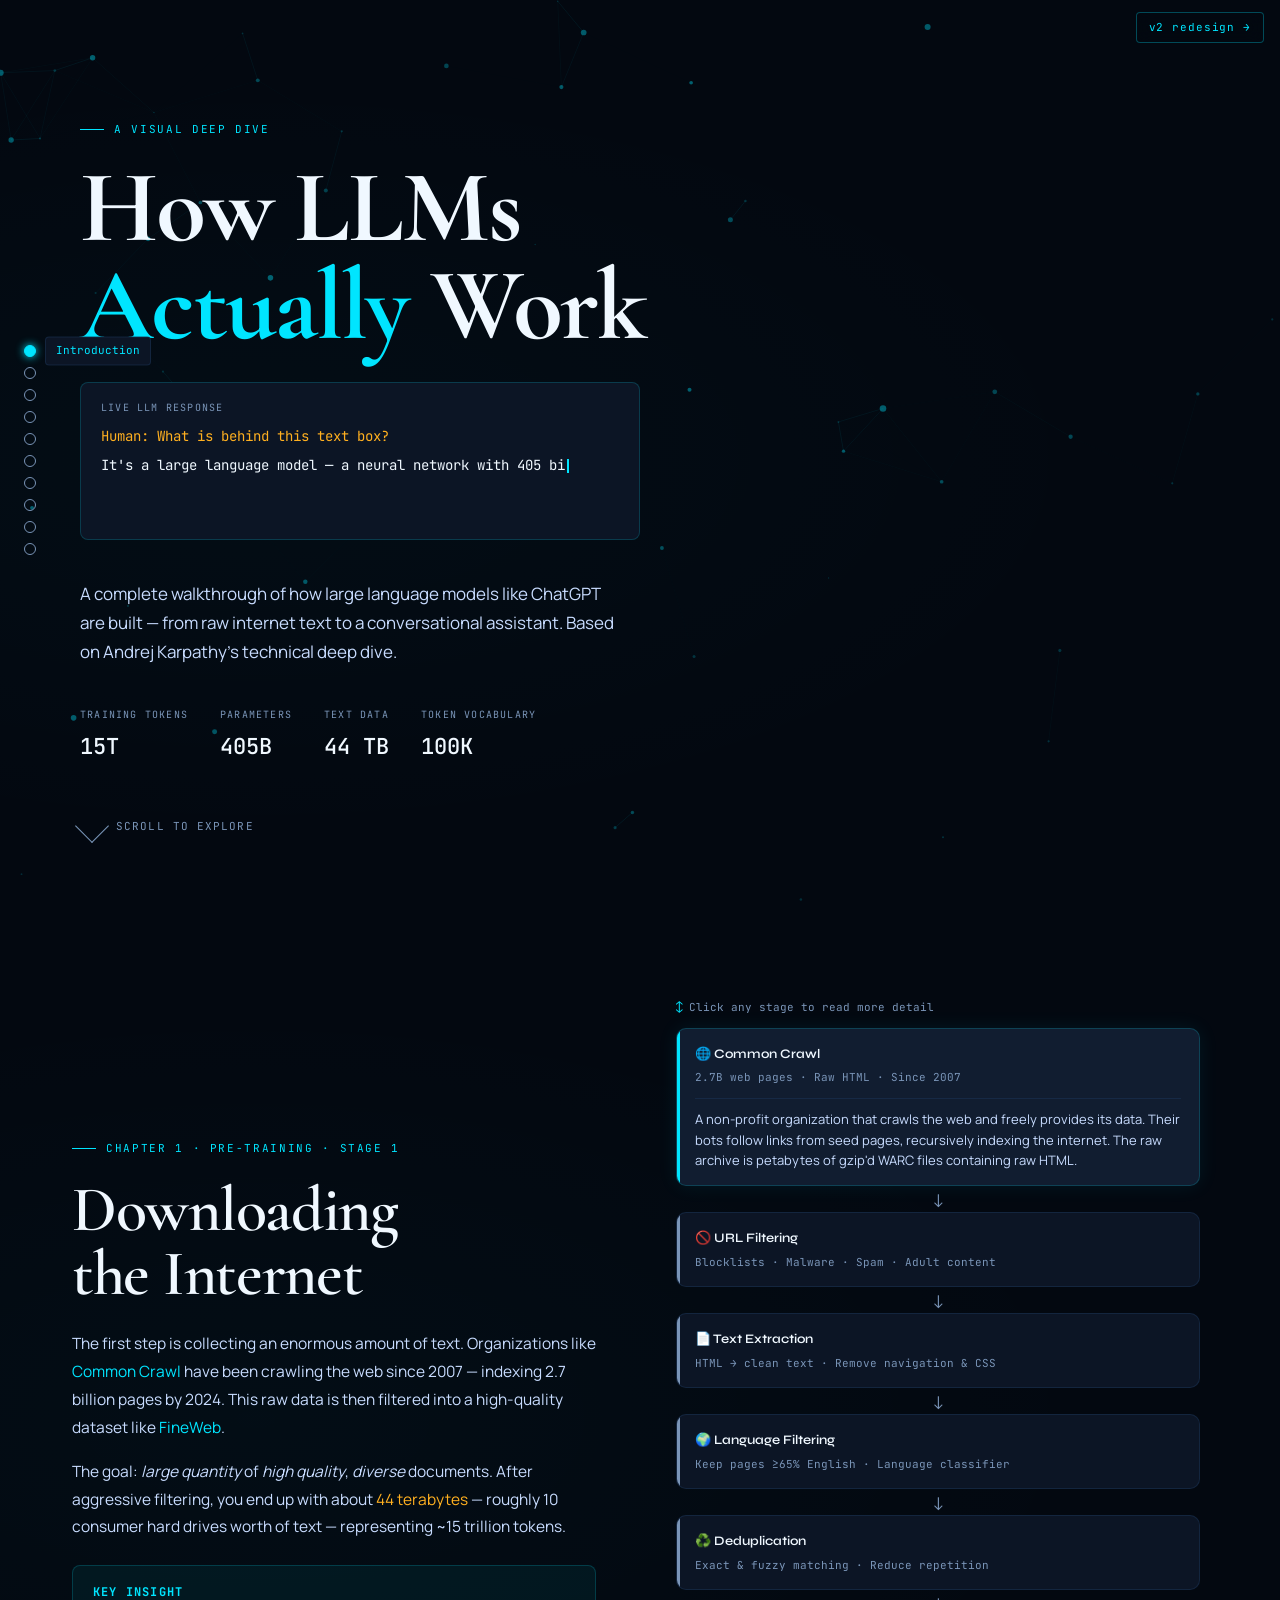
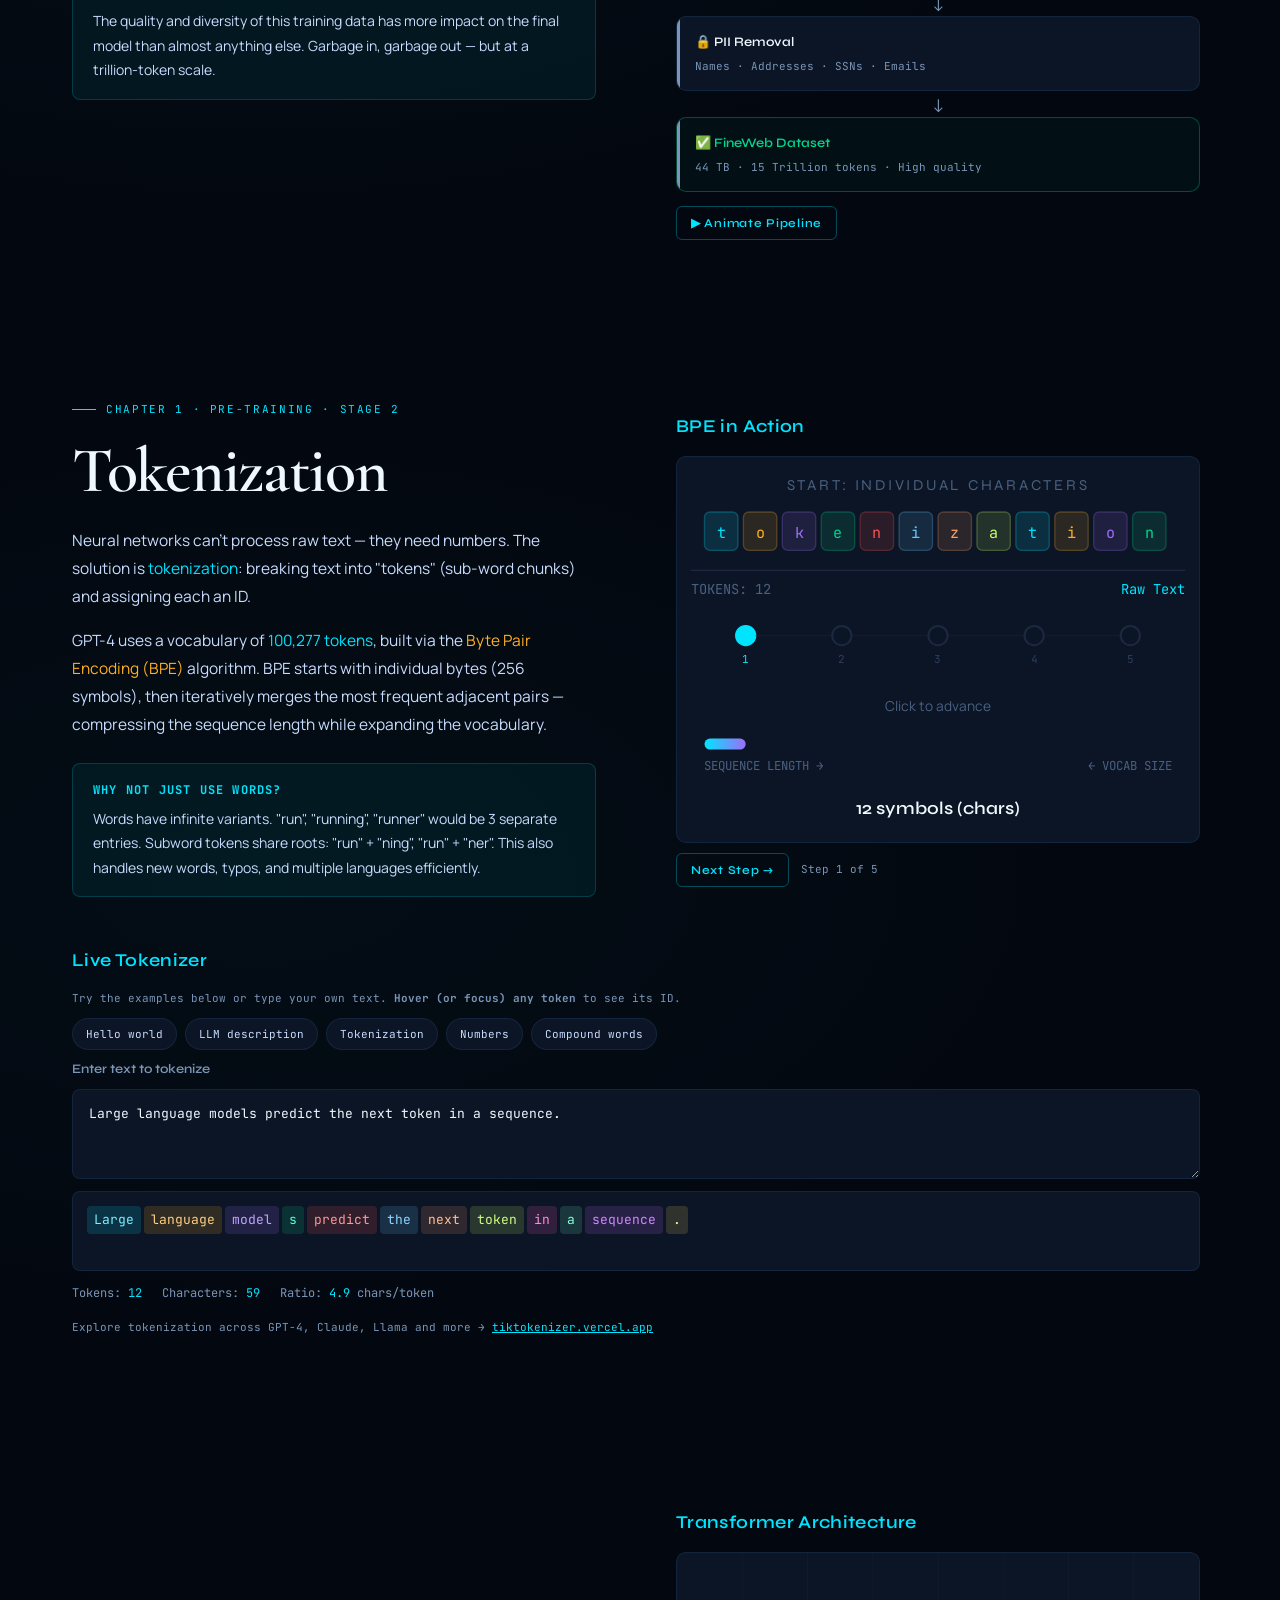
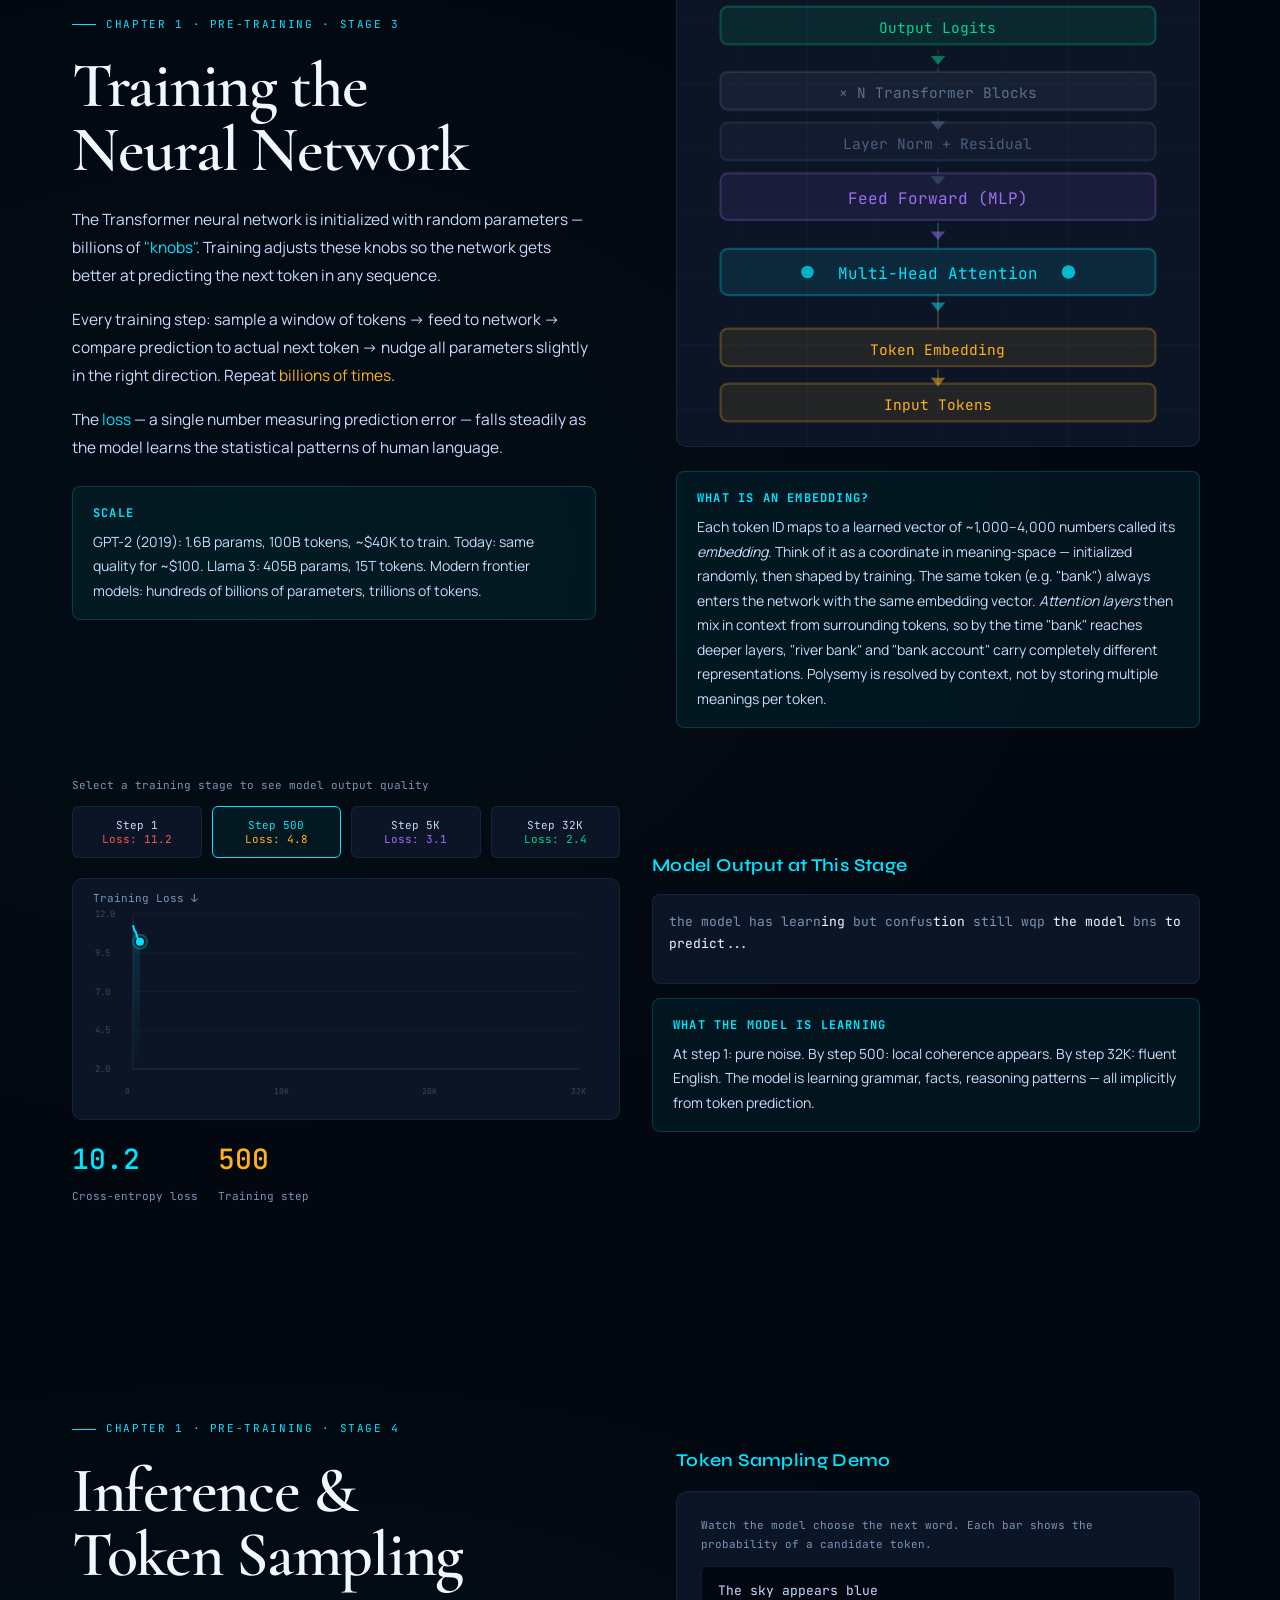
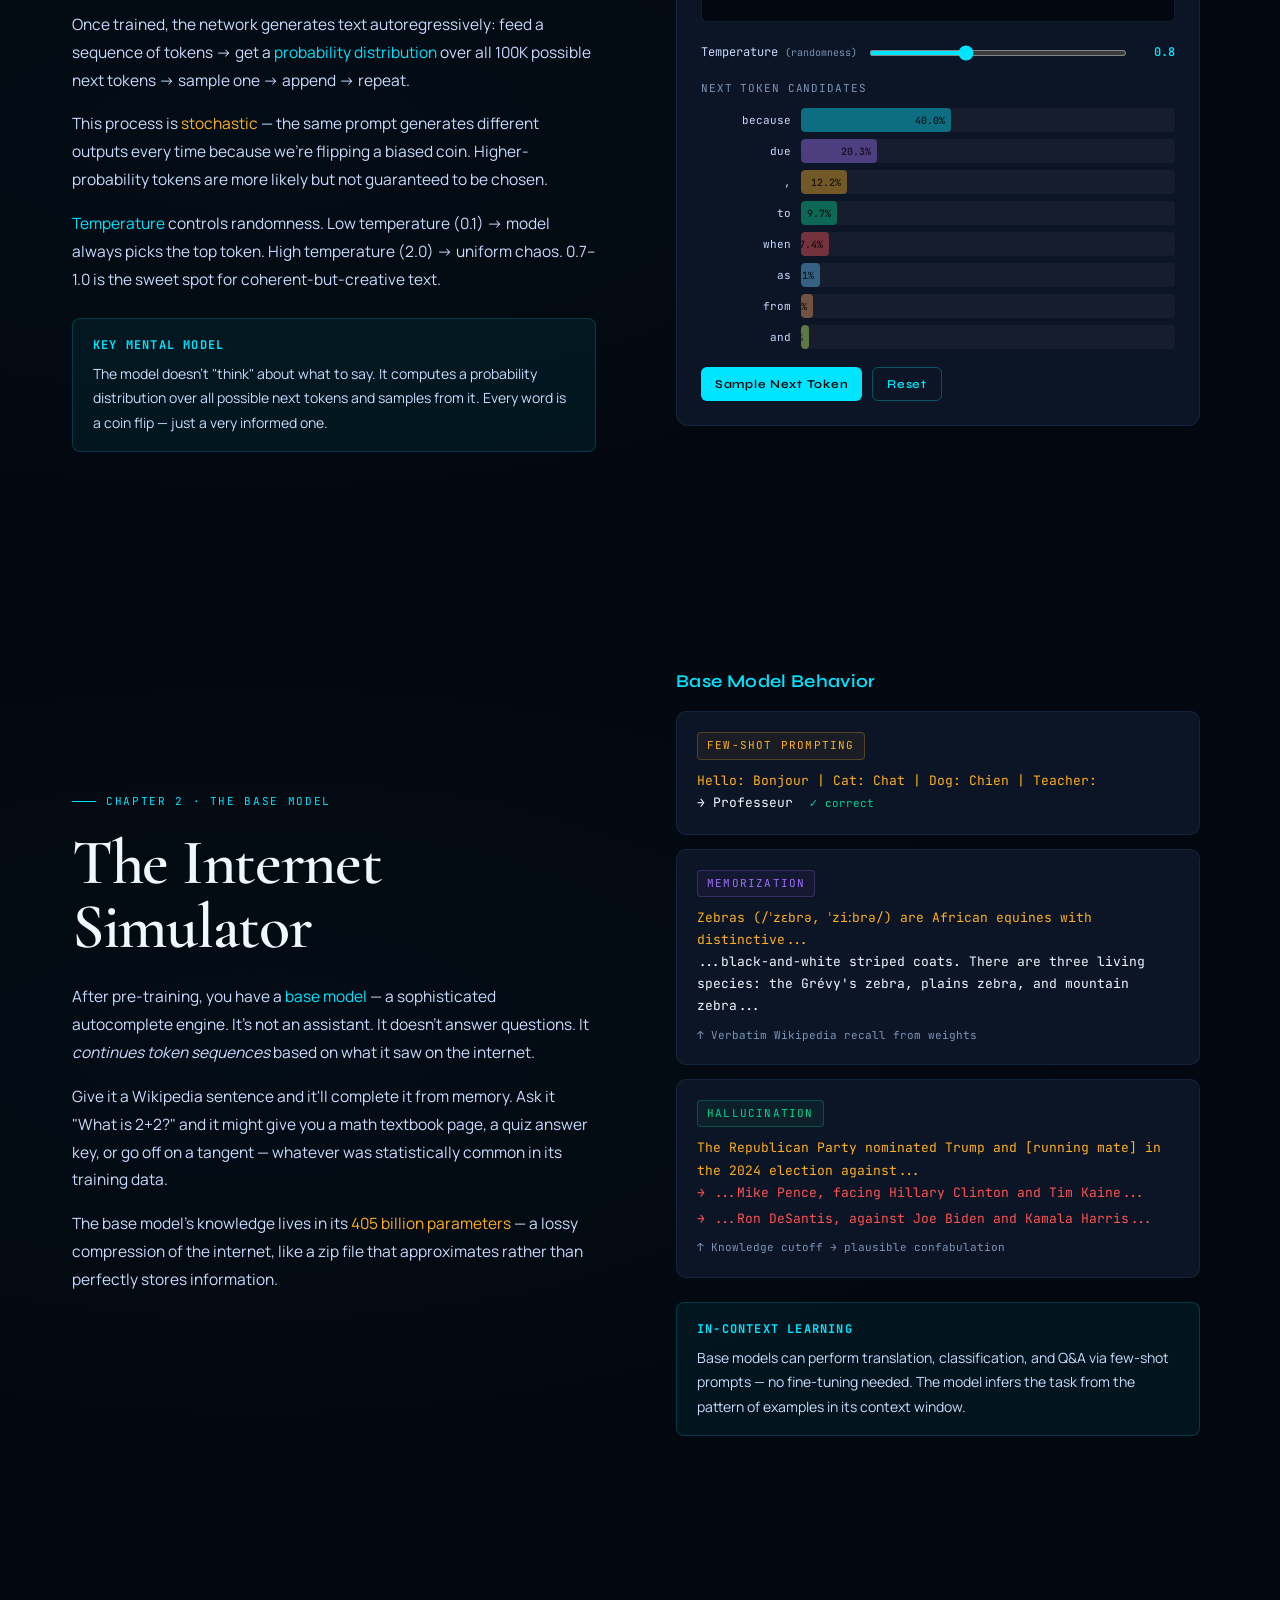
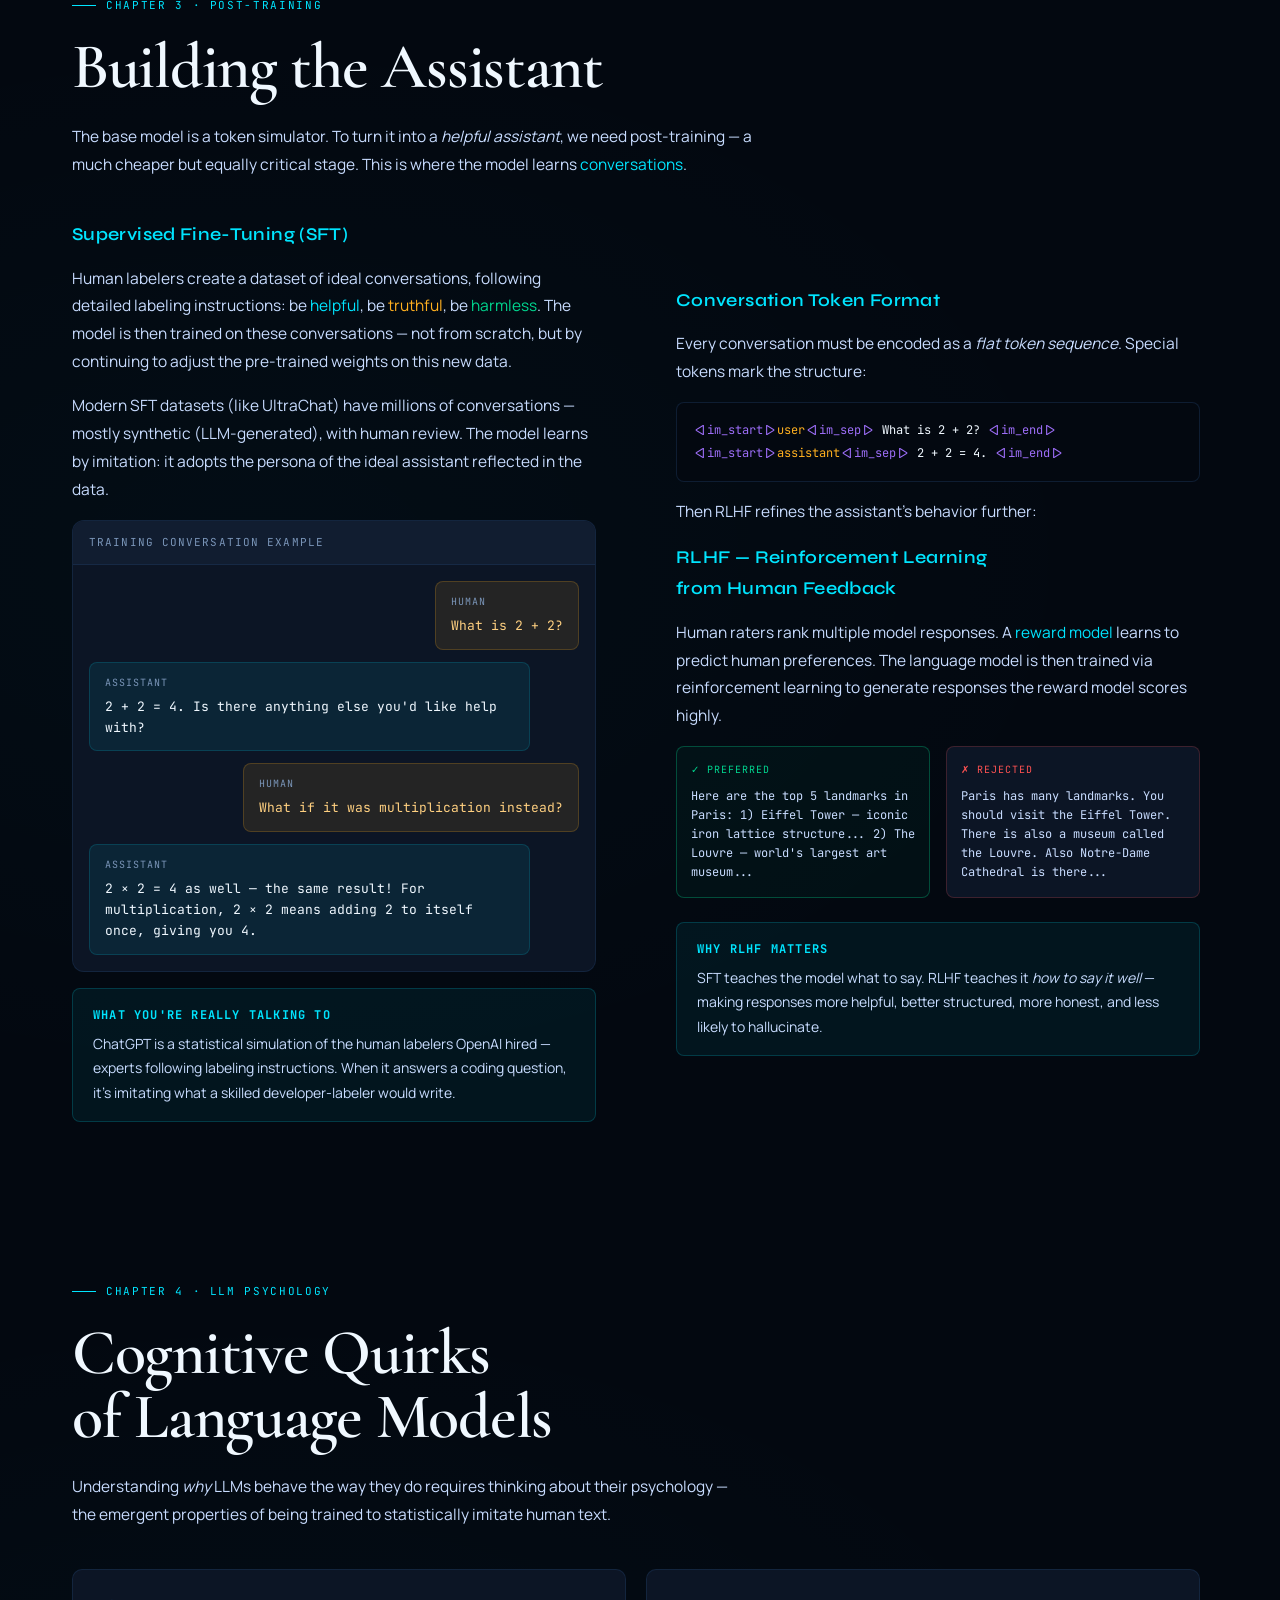
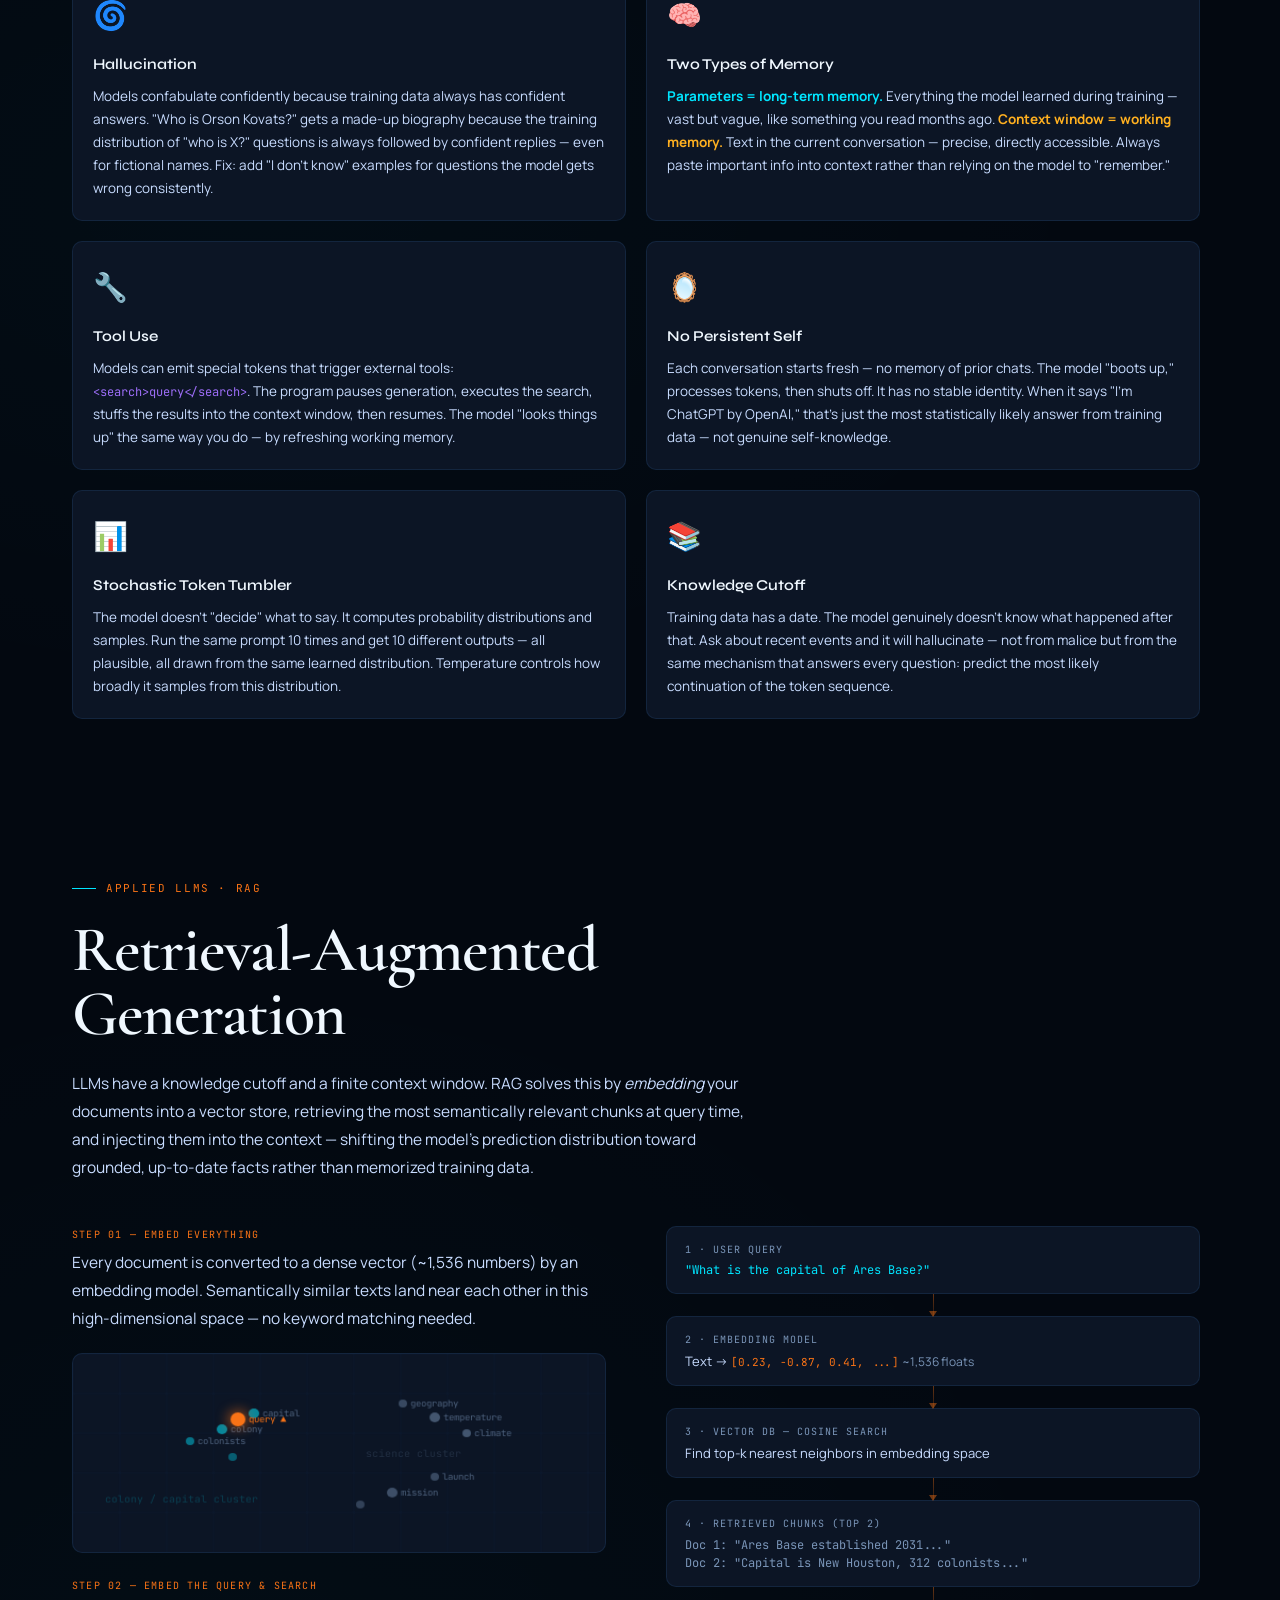
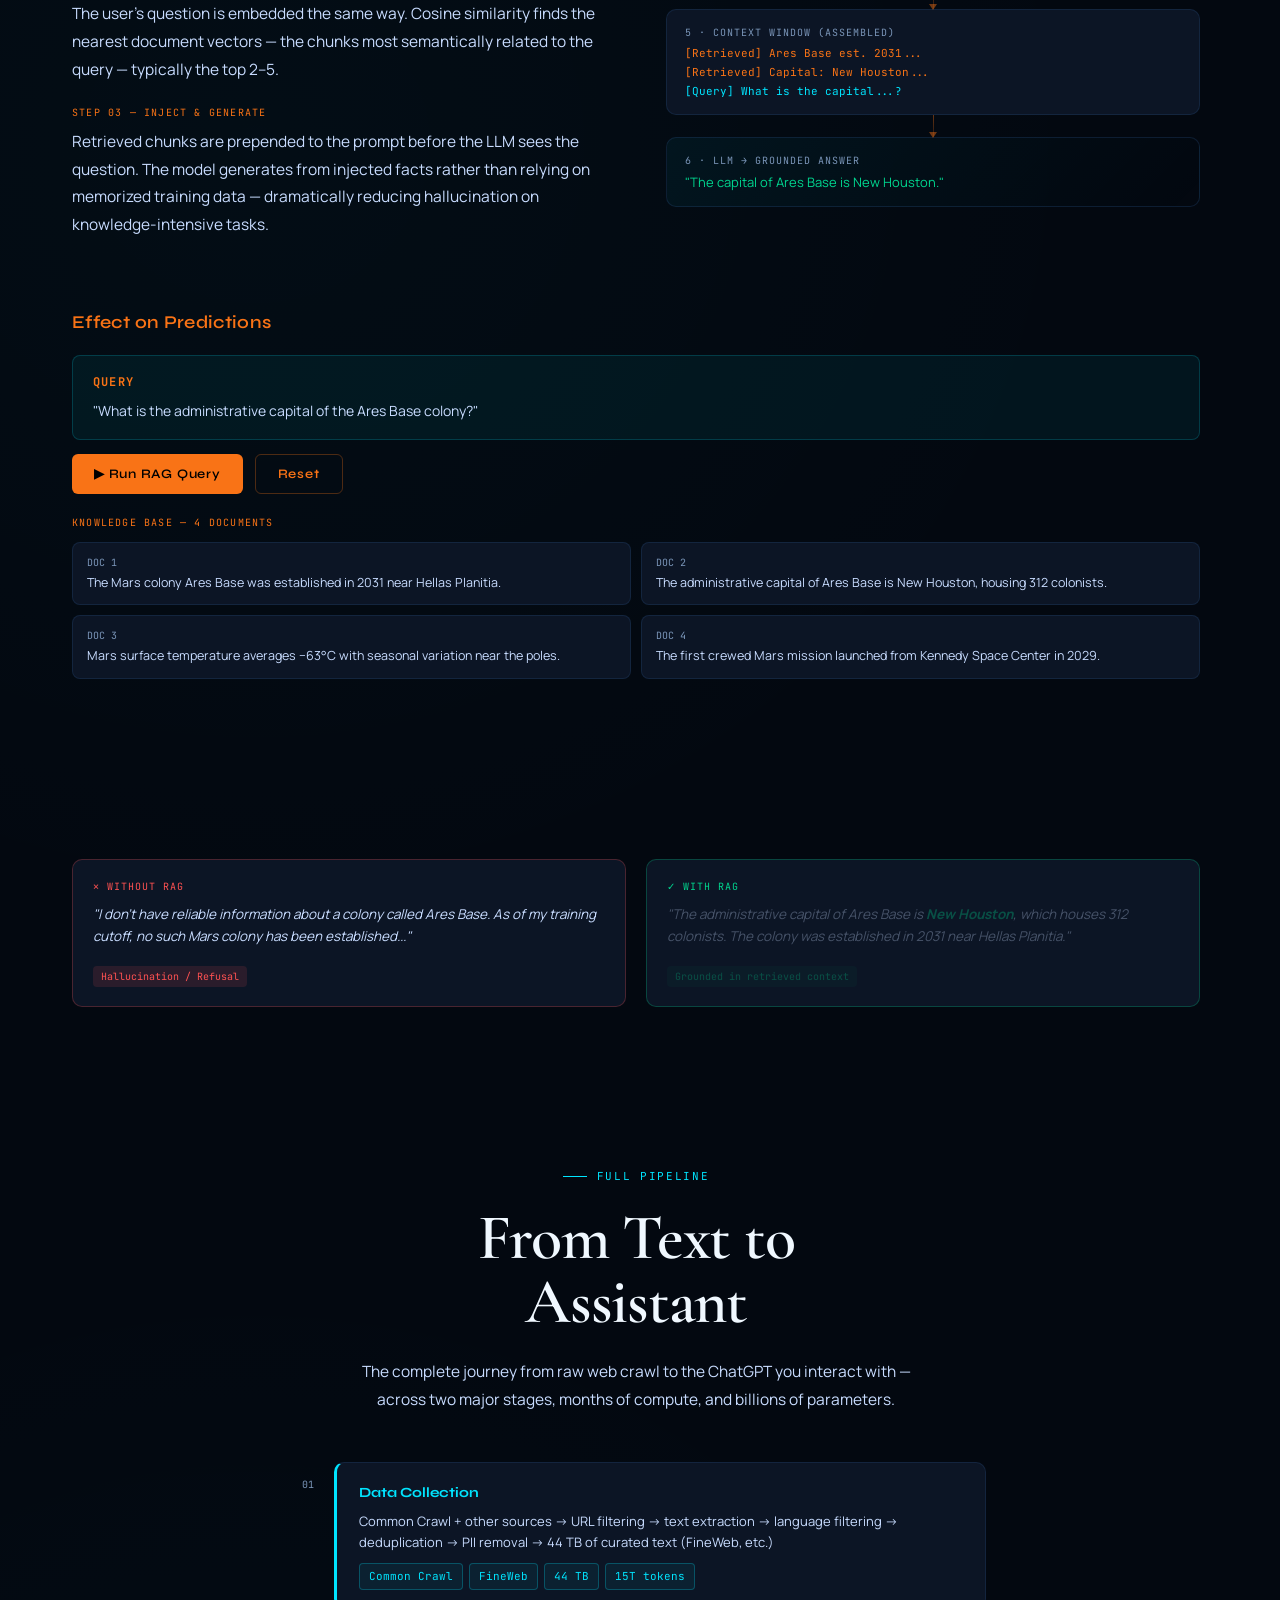
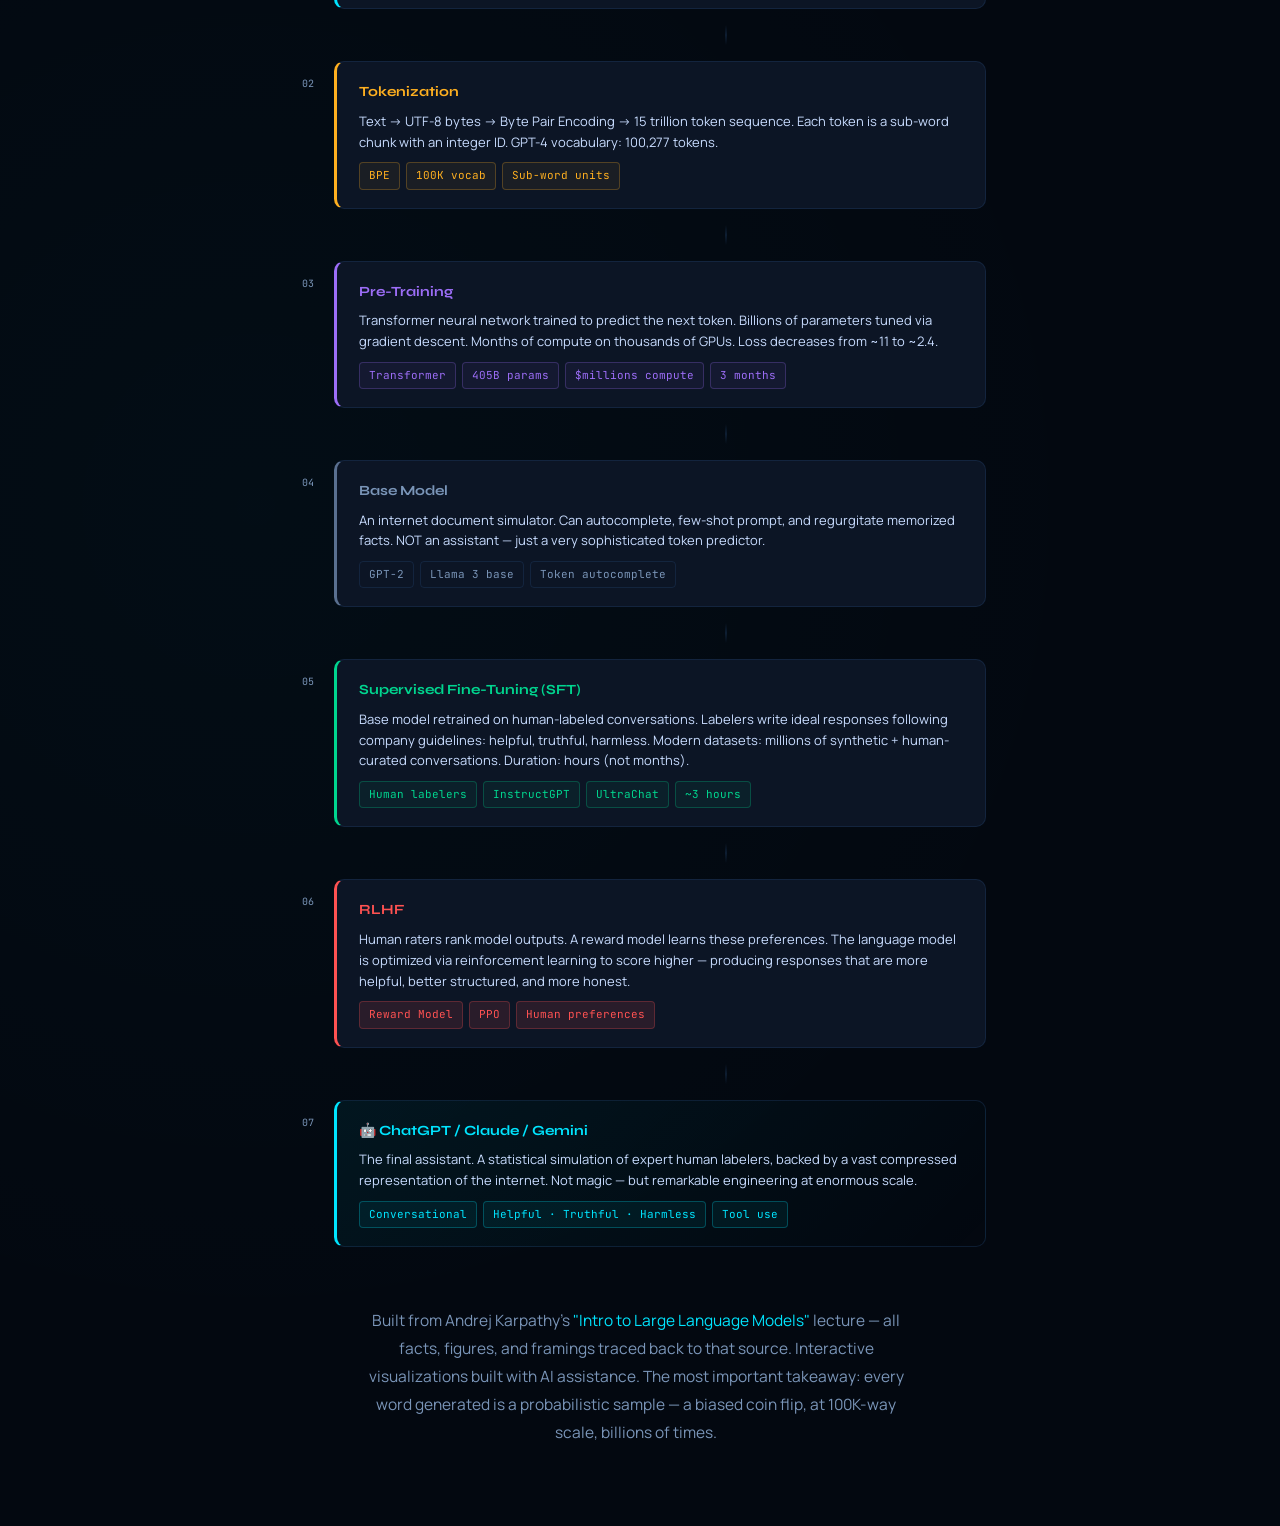
<file: v1.html>
<!DOCTYPE html>
<html lang="en">
<head>
<meta charset="UTF-8">
<meta name="viewport" content="width=device-width, initial-scale=1.0">
<title>How LLMs Work — A Visual Deep Dive</title>
<link rel="preconnect" href="https://fonts.googleapis.com">
<link rel="preconnect" href="https://fonts.gstatic.com" crossorigin>
<link href="https://fonts.googleapis.com/css2?family=Cormorant+Garamond:wght@300;400;600;700&family=Syne:wght@500;600;700;800&family=Manrope:wght@300;400;500;600&family=JetBrains+Mono:ital,wght@0,400;0,500;1,400&display=swap" rel="stylesheet">
<style>
*,*::before,*::after{box-sizing:border-box;margin:0;padding:0}
:root{
  --bg:#030810;--surface:#070E1B;--card:#0C1525;--card2:#111D30;
  --border:rgba(30,60,100,0.4);--border-b:rgba(0,229,255,0.18);
  --cyan:#00E5FF;--cyan-d:rgba(0,229,255,0.12);--cyan-g:rgba(0,229,255,0.06);
  --amber:#FFB020;--amber-d:rgba(255,176,32,0.12);
  --purple:#9D6EF8;--purple-d:rgba(157,110,248,0.12);
  --green:#00D68F;--green-d:rgba(0,214,143,0.12);
  --red:#FF5252;--red-d:rgba(255,82,82,0.12);
  --txt:#C8DCFF;--txt2:#7A95B8;--txt-b:#F0F8FF;
  --df:'Cormorant Garamond',Georgia,serif;
  --ds:'Syne',sans-serif;
  --db:'Manrope',sans-serif;
  --dm:'JetBrains Mono',monospace;
  --focus-ring:0 0 0 2px var(--bg),0 0 0 4px var(--cyan);
}
html{scroll-behavior:smooth}
body{background:var(--bg);color:var(--txt);font-family:var(--db);font-size:16px;line-height:1.75;overflow-x:hidden;-webkit-text-size-adjust:100%}
html{overflow-anchor:none}
::selection{background:rgba(0,229,255,0.2);color:#fff}
a{color:var(--cyan);text-decoration:none}
a:focus-visible{outline:none;box-shadow:var(--focus-ring);border-radius:2px}

/* Skip link */
.skip-link{position:absolute;top:-100px;left:16px;z-index:9999;background:var(--cyan);color:#000;font-family:var(--ds);font-size:14px;font-weight:700;padding:10px 20px;border-radius:0 0 6px 6px;text-decoration:none;transition:top .2s}
.skip-link:focus{top:0}

/* Focus ring for all interactive elements */
:focus-visible{outline:none;box-shadow:var(--focus-ring)}
button:focus-visible,
[role="button"]:focus-visible,
input:focus-visible,
textarea:focus-visible,
select:focus-visible{outline:none;box-shadow:var(--focus-ring)}

/* Scrollbar */
::-webkit-scrollbar{width:4px}
::-webkit-scrollbar-track{background:var(--bg)}
::-webkit-scrollbar-thumb{background:rgba(0,229,255,0.2);border-radius:4px}

/* ── Side Nav ── */
.side-nav{position:fixed;left:24px;top:50%;transform:translateY(-50%);z-index:100;display:flex;flex-direction:column;gap:10px}
.nav-dot{width:12px;height:12px;border-radius:50%;border:1.5px solid var(--txt2);cursor:pointer;transition:.3s;position:relative;display:flex;align-items:center;justify-content:center}
.nav-dot:hover,.nav-dot.active{border-color:var(--cyan);background:var(--cyan);box-shadow:0 0 8px var(--cyan)}
.nav-dot .nav-label{position:absolute;left:20px;top:50%;transform:translateY(-50%);white-space:nowrap;font-family:var(--dm);font-size:11px;color:var(--txt2);opacity:0;pointer-events:none;transition:.2s;background:var(--card);padding:4px 10px;border-radius:4px;border:1px solid var(--border)}
.nav-dot:hover .nav-label,.nav-dot.active .nav-label,.nav-dot:focus-visible .nav-label{opacity:1;color:var(--cyan)}
.nav-dot:focus-visible{outline:none;box-shadow:var(--focus-ring)}

/* ── Progress Bar ── */
.progress-bar{position:fixed;top:0;left:0;width:0%;height:2px;background:linear-gradient(90deg,var(--cyan),var(--purple));z-index:200;transition:width .1s}

/* ── Section Base ── */
.section{min-height:100vh;min-height:100svh;padding:80px 80px 80px 72px;display:flex;align-items:center;position:relative;overflow:hidden}
.section::before{content:'';position:absolute;inset:0;background:radial-gradient(ellipse at 20% 50%,rgba(0,229,255,0.025) 0%,transparent 60%);pointer-events:none}
.section-inner{width:100%;max-width:1280px;margin:0 auto}
.two-col{display:grid;grid-template-columns:1fr 1fr;gap:80px;align-items:center}
.three-col{display:grid;grid-template-columns:repeat(3,1fr);gap:32px}

/* ── Typography ── */
.chapter-badge{font-family:var(--dm);font-size:11px;letter-spacing:.15em;text-transform:uppercase;color:var(--cyan);margin-bottom:20px;display:flex;align-items:center;gap:10px}
.chapter-badge::before{content:'';width:24px;height:1px;background:var(--cyan)}
h1.hero-title{font-family:var(--df);font-size:clamp(60px,8vw,110px);font-weight:700;line-height:.95;color:var(--txt-b);letter-spacing:-.02em;margin-bottom:28px}
h1.hero-title span{color:var(--cyan)}
h2.section-title{font-family:var(--df);font-size:clamp(40px,5vw,68px);font-weight:600;line-height:1;color:var(--txt-b);letter-spacing:-.02em;margin-bottom:24px}
h3.sub-title{font-family:var(--ds);font-size:18px;font-weight:600;color:var(--cyan);margin-bottom:14px;letter-spacing:.02em}
p.body-text{color:var(--txt);font-size:15.5px;line-height:1.8;margin-bottom:16px}
.highlight{color:var(--cyan)}
.highlight-a{color:var(--amber)}
.highlight-p{color:var(--purple)}
.highlight-g{color:var(--green)}

/* ── Cards ── */
.card{background:var(--card);border:1px solid var(--border);border-radius:12px;padding:24px}
.card-glow{border-color:var(--border-b);box-shadow:0 0 30px rgba(0,229,255,0.06) inset,0 0 0 1px rgba(0,229,255,0.06)}
.insight-box{background:var(--cyan-g);border:1px solid var(--border-b);border-radius:8px;padding:16px 20px;margin-top:24px;font-size:14px;color:var(--txt)}
.insight-box strong{color:var(--cyan);font-family:var(--dm);font-size:12px;letter-spacing:.1em;text-transform:uppercase;display:block;margin-bottom:6px}

/* ── Tags / Badges ── */
.tag{font-family:var(--dm);font-size:11px;padding:3px 9px;border-radius:4px;border:1px solid;display:inline-flex;align-items:center;gap:5px}
.tag-c{color:var(--cyan);border-color:rgba(0,229,255,0.25);background:rgba(0,229,255,0.06)}
.tag-a{color:var(--amber);border-color:rgba(255,176,32,0.25);background:rgba(255,176,32,0.06)}
.tag-p{color:var(--purple);border-color:rgba(157,110,248,0.25);background:rgba(157,110,248,0.06)}
.tag-g{color:var(--green);border-color:rgba(0,214,143,0.25);background:rgba(0,214,143,0.06)}

/* ── Buttons ── */
.btn{font-family:var(--ds);font-size:13px;font-weight:600;letter-spacing:.06em;padding:10px 22px;border-radius:6px;border:none;cursor:pointer;transition:.2s;display:inline-flex;align-items:center;gap:8px;min-height:40px;flex-shrink:0;white-space:nowrap}
.btn-primary{background:var(--cyan);color:#000}
.btn-primary:hover{background:#33EEFF;box-shadow:0 0 20px rgba(0,229,255,0.4)}
.btn-primary:disabled{background:rgba(0,229,255,0.3);color:rgba(0,0,0,0.5);cursor:not-allowed}
.btn-ghost{background:transparent;color:var(--cyan);border:1px solid rgba(0,229,255,0.3)}
.btn-ghost:hover{background:rgba(0,229,255,0.08);border-color:var(--cyan)}
.btn-sm{padding:7px 14px;font-size:12px;min-height:34px}

/* ── SECTION 1: HERO ── */
#s-intro{min-height:100vh;min-height:100svh;padding:0;display:block;position:relative;overflow:hidden}
#hero-canvas{position:absolute;inset:0;width:100%;height:100%}
.hero-content{position:relative;z-index:1;padding:120px 80px 80px 80px;max-width:900px}
.hero-sub{font-size:17px;color:var(--txt);max-width:540px;margin-bottom:40px;line-height:1.7}
.hero-stats{display:flex;gap:32px;flex-wrap:wrap;margin-bottom:48px}
.stat-item{display:flex;flex-direction:column;gap:4px}
.stat-val{font-family:var(--dm);font-size:22px;font-weight:500;color:var(--txt-b)}
.stat-lbl{font-family:var(--dm);font-size:10px;letter-spacing:.12em;text-transform:uppercase;color:var(--txt2)}
.scroll-hint{display:flex;align-items:center;gap:12px;color:var(--txt2);font-family:var(--dm);font-size:11px;letter-spacing:.1em;text-transform:uppercase;animation:bounce 2s ease-in-out infinite}
.scroll-arrow{width:24px;height:24px;border-right:1.5px solid var(--txt2);border-bottom:1.5px solid var(--txt2);transform:rotate(45deg)}
@keyframes bounce{0%,100%{transform:translateY(0)}50%{transform:translateY(6px)}}

/* Typewriter */
.typewriter-wrap{background:var(--card);border:1px solid var(--border-b);border-radius:8px;padding:16px 20px;margin-bottom:40px;font-family:var(--dm);font-size:14px;max-width:560px}
.tw-label{font-size:10px;letter-spacing:.12em;text-transform:uppercase;color:var(--txt2);margin-bottom:8px}
.tw-prompt{color:var(--amber);margin-bottom:4px}
.tw-response{color:var(--txt-b);height:5em;overflow:hidden}
.tw-cursor{display:inline-block;width:2px;height:14px;background:var(--cyan);animation:blink .8s step-end infinite;vertical-align:middle;margin-left:2px}
@keyframes blink{0%,100%{opacity:1}50%{opacity:0}}

/* ── SECTION 2: DATA PIPELINE ── */
.pipeline-wrap{position:relative;width:100%}
.pipeline-node{background:var(--card);border:1px solid var(--border);border-radius:10px;padding:14px 18px;cursor:pointer;transition:.3s;position:relative;overflow:hidden}
.pipeline-node::before{content:'';position:absolute;left:0;top:0;bottom:0;width:3px;background:var(--txt2);transition:.3s}
.pipeline-node:hover,.pipeline-node.active,.pipeline-node:focus-visible{border-color:var(--border-b);box-shadow:0 0 20px rgba(0,229,255,0.08)}
.pipeline-node:hover::before,.pipeline-node.active::before,.pipeline-node:focus-visible::before{background:var(--cyan)}
.pipeline-node.active{background:var(--card2)}
.pipeline-node:focus-visible{outline:none;box-shadow:var(--focus-ring)}
.pn-title{font-family:var(--ds);font-size:13px;font-weight:600;color:var(--txt-b);margin-bottom:3px}
.pn-sub{font-family:var(--dm);font-size:11px;color:var(--txt2)}
.pn-hint{font-family:var(--dm);font-size:10px;color:var(--txt2);opacity:.7;float:right;font-style:italic}
.pn-detail{font-size:13px;color:var(--txt);margin-top:10px;padding-top:10px;border-top:1px solid var(--border);display:none;line-height:1.6}
.pipeline-node.active .pn-detail{display:block}
.pipeline-arrow{text-align:center;color:var(--txt2);font-size:18px;line-height:1;padding:4px 0;transition:.3s;user-select:none;aria-hidden:true}
.pipeline-arrow.lit{color:var(--cyan)}
.data-flow{display:flex;flex-direction:column;gap:0}
.pipeline-hint{font-family:var(--dm);font-size:11px;color:var(--txt2);margin-bottom:10px;display:flex;align-items:center;gap:6px}
.pipeline-hint::before{content:'↕';color:var(--cyan)}

/* ── SECTION 3: TOKENIZER ── */
.tokenizer-label{display:block;font-family:var(--ds);font-size:13px;font-weight:600;color:var(--txt2);margin-bottom:8px}
.tokenizer-input{width:100%;background:var(--card);border:1px solid var(--border);border-radius:8px;padding:14px 16px;font-family:var(--dm);font-size:13px;color:var(--txt-b);resize:vertical;min-height:90px;outline:none;transition:.2s;line-height:1.6}
.tokenizer-input:focus{border-color:rgba(0,229,255,0.3);box-shadow:0 0 0 2px var(--bg),0 0 0 4px rgba(0,229,255,0.4)}
.tokenizer-hint{font-family:var(--dm);font-size:11px;color:var(--txt2);margin-top:6px;margin-bottom:10px}
.token-output{min-height:80px;display:flex;flex-wrap:wrap;gap:3px;align-items:flex-start;padding:14px;background:var(--card);border:1px solid var(--border);border-radius:8px;margin-top:4px}
.token{font-family:var(--dm);font-size:13px;padding:3px 7px;border-radius:4px;cursor:pointer;transition:.2s;display:inline-flex;align-items:center;gap:0;position:relative}
.token:hover,.token:focus-visible{filter:brightness(1.3);transform:translateY(-1px)}
.token:focus-visible{outline:none;box-shadow:var(--focus-ring)}
.token-id{display:none;position:absolute;bottom:calc(100% + 5px);left:50%;transform:translateX(-50%);background:var(--bg);border:1px solid var(--border-b);border-radius:4px;padding:3px 7px;font-size:10px;color:var(--cyan);white-space:nowrap;z-index:10;pointer-events:none}
.token:hover .token-id,.token:focus-visible .token-id{display:block}
.token-stats{display:flex;gap:20px;margin-top:12px;font-family:var(--dm);font-size:12px;color:var(--txt2)}
.token-stats span{color:var(--cyan)}
.token-examples{display:flex;gap:8px;flex-wrap:wrap;margin-bottom:8px}
.token-example-btn{font-family:var(--dm);font-size:11px;padding:6px 13px;background:var(--card);border:1px solid var(--border);border-radius:20px;cursor:pointer;color:var(--txt);transition:.2s;min-height:32px}
.token-example-btn:hover,.token-example-btn:focus-visible{border-color:var(--border-b);color:var(--cyan);background:var(--cyan-g)}

/* Token colors */
.tc-0{background:rgba(0,229,255,0.15);color:#7FEFFF}
.tc-1{background:rgba(255,176,32,0.15);color:#FFD080}
.tc-2{background:rgba(157,110,248,0.15);color:#C4A4FF}
.tc-3{background:rgba(0,214,143,0.15);color:#5FFFCC}
.tc-4{background:rgba(255,82,82,0.15);color:#FF9999}
.tc-5{background:rgba(100,200,255,0.15);color:#8DD8FF}
.tc-6{background:rgba(255,150,100,0.15);color:#FFC090}
.tc-7{background:rgba(200,255,100,0.15);color:#D0FF80}
.tc-8{background:rgba(255,100,200,0.15);color:#FF88D8}
.tc-9{background:rgba(100,255,200,0.15);color:#88FFD8}
.tc-10{background:rgba(200,100,255,0.15);color:#D088FF}
.tc-11{background:rgba(255,220,100,0.15);color:#FFE880}

/* ── SECTION 4: TRAINING ── */
.training-stages{display:grid;grid-template-columns:repeat(4,1fr);gap:10px;margin-bottom:20px}
.stage-btn{font-family:var(--dm);font-size:11px;padding:8px 10px;background:var(--card);border:1px solid var(--border);border-radius:6px;cursor:pointer;transition:.2s;text-align:center;color:var(--txt);min-height:52px}
.stage-btn:hover,.stage-btn:focus-visible{border-color:var(--border-b);color:var(--cyan)}
.stage-btn.active{border-color:var(--cyan);color:var(--cyan);background:var(--cyan-g)}
.loss-canvas-wrap{background:var(--card);border:1px solid var(--border);border-radius:10px;padding:20px;position:relative}
#loss-canvas{width:100%;height:200px;display:block}
.loss-label{position:absolute;top:10px;left:20px;font-family:var(--dm);font-size:11px;color:var(--txt2)}
.loss-val{font-family:var(--dm);font-size:28px;font-weight:500;color:var(--cyan);margin-bottom:4px}
.loss-step{font-family:var(--dm);font-size:11px;color:var(--txt2)}
.training-text{background:var(--card);border:1px solid var(--border);border-radius:8px;padding:16px;font-family:var(--dm);font-size:13px;line-height:1.7;min-height:90px}
.training-text .coherent{color:var(--txt-b)}
.training-text .incoherent{color:var(--txt2)}
.transformer-visual{background:var(--card);border:1px solid var(--border-b);border-radius:12px;padding:20px;position:relative}

/* ── SECTION 5: INFERENCE ── */
.inference-demo{background:var(--card);border:1px solid var(--border);border-radius:12px;padding:24px}
.generated-seq{font-family:var(--dm);font-size:13px;line-height:1.8;min-height:56px;margin-bottom:20px;padding:12px 16px;background:var(--bg);border-radius:6px;border:1px solid var(--border)}
.generated-seq .gen-token{display:inline;animation:tokenAppear .25s ease-out}
@keyframes tokenAppear{from{opacity:0;transform:translateY(3px)}to{opacity:1;transform:translateY(0)}}
.prob-section-label{font-family:var(--dm);font-size:11px;color:var(--txt2);margin-bottom:10px;text-transform:uppercase;letter-spacing:.08em}
.prob-bars{display:flex;flex-direction:column;gap:7px;margin-bottom:18px}
.prob-row{display:flex;align-items:center;gap:10px}
.prob-token-label{font-family:var(--dm);font-size:11px;color:var(--txt);width:90px;text-align:right;flex-shrink:0;white-space:nowrap;overflow:hidden;text-overflow:ellipsis}
.prob-bar-bg{flex:1;height:24px;background:rgba(255,255,255,0.04);border-radius:4px;overflow:hidden;position:relative}
.prob-bar-fill{height:100%;border-radius:4px;transition:width .4s ease;display:flex;align-items:center;justify-content:flex-end;padding-right:6px}
.prob-bar-fill span{font-family:var(--dm);font-size:10px;color:rgba(0,0,0,0.75);font-weight:600}
.prob-row.selected .prob-bar-fill{box-shadow:0 0 12px rgba(0,229,255,0.5)}
.prob-row.selected .prob-token-label{color:var(--cyan);font-weight:600}
.temp-label{display:flex;align-items:center;gap:12px;margin-bottom:16px;font-family:var(--dm);font-size:12px;color:var(--txt);cursor:pointer;width:100%}
.temp-label span:first-child{white-space:nowrap;min-width:110px}
.temp-slider{flex:1;accent-color:var(--cyan);cursor:pointer;height:6px}
.temp-val{color:var(--cyan);width:36px;text-align:right;font-weight:600}
.inference-controls{display:flex;gap:10px;align-items:center;flex-wrap:wrap}

/* ── SECTION 6: BASE MODEL ── */
.example-card{background:var(--card);border:1px solid var(--border);border-radius:10px;padding:20px;margin-bottom:14px}
.example-label{font-family:var(--dm);font-size:10px;letter-spacing:.12em;text-transform:uppercase;margin-bottom:10px;display:flex;align-items:center;gap:8px}
.example-content{font-family:var(--dm);font-size:13px;line-height:1.7;color:var(--txt)}
.example-prompt{color:var(--amber)}
.example-completion{color:var(--txt-b)}
.example-hallucinated{color:var(--red)}
.fade-trail{opacity:0.5}

/* ── SECTION 7: POST-TRAINING ── */
.convo-visual{background:var(--card);border:1px solid var(--border);border-radius:12px;overflow:hidden}
.convo-header{padding:12px 16px;background:var(--card2);border-bottom:1px solid var(--border);font-family:var(--dm);font-size:11px;color:var(--txt2);letter-spacing:.1em;text-transform:uppercase}
.convo-messages{padding:16px;display:flex;flex-direction:column;gap:12px}
.msg{border-radius:8px;padding:12px 15px;font-family:var(--dm);font-size:13px;line-height:1.6;max-width:90%}
.msg-user{background:rgba(255,176,32,0.1);border:1px solid rgba(255,176,32,0.2);color:#FFD080;align-self:flex-end}
.msg-assistant{background:rgba(0,229,255,0.08);border:1px solid rgba(0,229,255,0.15);color:var(--txt-b)}
.msg-label{font-size:10px;letter-spacing:.1em;text-transform:uppercase;margin-bottom:6px;color:var(--txt2)}
.token-format{font-family:var(--dm);font-size:12px;background:var(--bg);border:1px solid var(--border);border-radius:8px;padding:16px;line-height:1.9;overflow-x:auto}
.tok-special{color:var(--purple)}
.tok-role{color:var(--amber)}
.tok-text{color:var(--txt-b)}

/* RLHF */
.rlhf-row{display:flex;gap:16px;align-items:stretch;margin-bottom:16px}
.rlhf-resp{flex:1;background:var(--card);border:1px solid var(--border);border-radius:8px;padding:14px}
.rlhf-resp.preferred{border-color:rgba(0,214,143,0.3);background:rgba(0,214,143,0.04)}
.rlhf-resp.rejected{border-color:rgba(255,82,82,0.2)}
.rlhf-badge{font-family:var(--dm);font-size:10px;letter-spacing:.1em;text-transform:uppercase;margin-bottom:8px}
.rlhf-text{font-family:var(--dm);font-size:12px;color:var(--txt);line-height:1.6}

/* ── SECTION 8: LLM PSYCHOLOGY ── */
.psych-grid{display:grid;grid-template-columns:1fr 1fr;gap:20px}
.psych-card{background:var(--card);border:1px solid var(--border);border-radius:10px;padding:20px;transition:.3s}
.psych-card:hover{border-color:var(--border-b);box-shadow:0 0 20px rgba(0,229,255,0.06)}
.psych-icon{font-size:28px;margin-bottom:12px}
.psych-title{font-family:var(--ds);font-size:15px;font-weight:600;color:var(--txt-b);margin-bottom:8px}
.psych-text{font-size:13.5px;color:var(--txt);line-height:1.7}

/* ── SECTION 9: SUMMARY ── */
.pipeline-full{display:flex;flex-direction:column;gap:16px;align-items:center;width:100%}
.pipeline-stage{width:100%;max-width:700px;display:flex;align-items:flex-start;gap:20px;opacity:1;transform:translateY(0);transition:.5s}
.pipeline-stage.animate-ready{opacity:0;transform:translateY(20px)}
.pipeline-stage.animate-ready.visible{opacity:1;transform:translateY(0)}
.ps-num{font-family:var(--dm);font-size:10px;color:var(--txt2);width:28px;flex-shrink:0;padding-top:14px;text-align:right}
.ps-content{flex:1;background:var(--card);border:1px solid var(--border);border-radius:10px;padding:18px 22px}
.ps-title{font-family:var(--ds);font-size:14px;font-weight:700;margin-bottom:6px}
.ps-desc{font-size:13px;color:var(--txt);line-height:1.6}
.ps-tags{display:flex;gap:6px;flex-wrap:wrap;margin-top:10px}
.pipeline-connector{width:2px;height:20px;background:linear-gradient(to bottom,transparent,var(--border),transparent);margin-left:180px}

/* ── Animations ── */
.fade-up{opacity:1;transform:translateY(0);transition:.7s ease}
.fade-up.animate-ready{opacity:0;transform:translateY(30px)}
.fade-up.animate-ready.visible{opacity:1;transform:translateY(0)}
.fade-in{opacity:1;transition:.6s ease}
.fade-in.animate-ready{opacity:0}
.fade-in.animate-ready.visible{opacity:1}
@keyframes pulse-glow{0%,100%{box-shadow:0 0 0 0 rgba(0,229,255,0.4)}50%{box-shadow:0 0 0 6px rgba(0,229,255,0)}}
@keyframes flow-down{0%{transform:translateY(-100%);opacity:0}50%{opacity:1}100%{transform:translateY(100%);opacity:0}}
@keyframes node-pulse{0%,100%{r:4}50%{r:6}}
@keyframes spin-slow{from{transform:rotate(0deg)}to{transform:rotate(360deg)}}

/* ── Mobile Bottom Nav ── */
.mobile-nav{display:none;position:fixed;bottom:0;left:0;right:0;z-index:200;background:rgba(7,14,27,0.96);backdrop-filter:blur(12px);border-top:1px solid var(--border);padding:0;overflow-x:auto;-webkit-overflow-scrolling:touch}
.mobile-nav-inner{display:flex;min-width:max-content;padding:0 8px}
.mobile-nav-btn{display:flex;flex-direction:column;align-items:center;gap:4px;padding:10px 12px;cursor:pointer;border:none;background:none;color:var(--txt2);font-family:var(--dm);font-size:9px;letter-spacing:.06em;text-transform:uppercase;transition:.2s;white-space:nowrap;min-height:60px;min-width:72px;flex-shrink:0}
.mobile-nav-btn .mnav-dot{width:6px;height:6px;border-radius:50%;border:1.5px solid var(--txt2);transition:.3s}
.mobile-nav-btn.active,.mobile-nav-btn:focus-visible{color:var(--cyan)}
.mobile-nav-btn.active .mnav-dot,.mobile-nav-btn:focus-visible .mnav-dot{background:var(--cyan);border-color:var(--cyan)}

/* ── Responsive ── */
@media(max-width:900px){
  .section{padding:60px 24px 80px 24px}
  .side-nav{display:none}
  .mobile-nav{display:block}
  .two-col{grid-template-columns:1fr;gap:40px}
  .three-col{grid-template-columns:1fr}
  .psych-grid{grid-template-columns:1fr}
  .hero-content{padding:80px 24px 80px}
  h1.hero-title{font-size:52px}
  h2.section-title{font-size:40px}
  .training-stages{grid-template-columns:repeat(2,1fr)}
  /* bottom nav clearance */
  #s-summary{padding-bottom:80px}
}
@media(max-width:600px){
  .rlhf-row{flex-direction:column}
  .hero-stats{gap:20px}
  .inference-controls{flex-direction:column;align-items:flex-start}
}

/* ── Reduced Motion ── */
@media(prefers-reduced-motion:reduce){
  html{scroll-behavior:auto}
  *,*::before,*::after{animation-duration:.01ms!important;animation-iteration-count:1!important;transition-duration:.01ms!important}
  .tw-cursor{animation:none;opacity:1}
  .scroll-hint{animation:none}
}

/* divider */
.section-divider{height:1px;background:linear-gradient(90deg,transparent,var(--border),transparent);max-width:1280px;margin:0 auto}

/* ── RAG Section ── */
.rag-two-col{display:grid;grid-template-columns:1fr 1fr;gap:60px;align-items:start;margin-bottom:48px}
.rag-step-group{margin-bottom:20px}
.rag-step-num{font-family:var(--dm);font-size:10px;color:#F97316;letter-spacing:.12em;text-transform:uppercase;margin-bottom:6px}
.rag-flow{display:flex;flex-direction:column;gap:0;align-items:stretch}
.rag-flow-step{background:var(--card);border:1px solid var(--border);border-radius:10px;padding:14px 18px;transition:.4s}
.rag-flow-step.rag-active{border-color:rgba(249,115,22,0.5);box-shadow:0 0 16px rgba(249,115,22,0.1);background:rgba(249,115,22,0.04)}
.rag-flow-label{font-family:var(--dm);font-size:10px;letter-spacing:.1em;text-transform:uppercase;margin-bottom:3px;color:var(--txt2)}
.rag-flow-step.rag-active .rag-flow-label{color:#F97316}
.rag-flow-content{font-size:13px;color:var(--txt);line-height:1.5}
.rag-flow-connector{width:1px;height:22px;background:linear-gradient(to bottom,rgba(249,115,22,0.4),rgba(249,115,22,0.15));margin:0 auto;position:relative}
.rag-flow-connector::after{content:'';position:absolute;bottom:-1px;left:50%;transform:translateX(-50%);border-left:4px solid transparent;border-right:4px solid transparent;border-top:6px solid rgba(249,115,22,0.45)}
.rag-docs{display:grid;grid-template-columns:1fr 1fr;gap:10px;margin-bottom:20px}
.rag-doc-card{background:var(--card);border:1px solid var(--border);border-radius:8px;padding:12px 14px;font-size:12.5px;color:var(--txt);transition:.4s;line-height:1.5}
.rag-doc-card.rag-retrieved{border-color:rgba(249,115,22,0.5);background:rgba(249,115,22,0.06);box-shadow:0 0 10px rgba(249,115,22,0.08)}
.rag-doc-num{font-family:var(--dm);font-size:10px;color:var(--txt2);margin-bottom:4px;transition:.3s}
.rag-doc-card.rag-retrieved .rag-doc-num{color:#F97316}
.rag-ctx-box{background:rgba(249,115,22,0.04);border:1px solid rgba(249,115,22,0.2);border-radius:8px;padding:14px 16px;font-family:var(--dm);font-size:12px;margin-bottom:20px;transition:opacity .5s;opacity:0}
.rag-ctx-box.rag-visible{opacity:1}
.rag-ctx-title{font-size:10px;color:#F97316;letter-spacing:.1em;text-transform:uppercase;margin-bottom:8px}
.rag-ctx-line{color:var(--txt);padding:3px 0;border-bottom:1px solid var(--border);margin-bottom:2px;font-size:11px}
.rag-ctx-line.ctx-injected{color:#F97316}
.rag-ctx-line.ctx-query{color:var(--cyan)}
.rag-compare{display:grid;grid-template-columns:1fr 1fr;gap:20px}
.rag-answer-box{background:var(--card);border:1px solid var(--border);border-radius:10px;padding:18px 20px}
.rag-answer-box.no-rag{border-color:rgba(255,82,82,0.25)}
.rag-answer-box.with-rag{border-color:rgba(0,214,143,0.25)}
.rag-answer-lbl{font-family:var(--dm);font-size:10px;letter-spacing:.1em;text-transform:uppercase;margin-bottom:8px}
.rag-answer-box.no-rag .rag-answer-lbl{color:var(--red)}
.rag-answer-box.with-rag .rag-answer-lbl{color:var(--green)}
.rag-answer-text{font-size:13.5px;color:var(--txt);line-height:1.6;font-style:italic;min-height:52px}
.rag-answer-badge{font-family:var(--dm);font-size:10px;padding:2px 8px;border-radius:4px;display:inline-block;margin-top:10px}
@media(max-width:900px){.rag-two-col{grid-template-columns:1fr}.rag-docs{grid-template-columns:1fr}.rag-compare{grid-template-columns:1fr}}
</style>
</head>
<body>
<a href="index.html" style="position:fixed;top:12px;right:16px;z-index:9999;font-family:'JetBrains Mono',monospace;font-size:11px;letter-spacing:.08em;color:#00E5FF;border:1px solid rgba(0,229,255,0.3);padding:5px 12px;border-radius:4px;background:rgba(3,8,16,0.88);backdrop-filter:blur(8px);text-decoration:none;transition:all .2s" onmouseover="this.style.borderColor='rgba(0,229,255,0.7)';this.style.boxShadow='0 0 12px rgba(0,229,255,0.2)'" onmouseout="this.style.borderColor='rgba(0,229,255,0.3)';this.style.boxShadow='none'">v2 redesign →</a>

<a href="#main-content" class="skip-link">Skip to main content</a>

<!-- Progress Bar -->
<div class="progress-bar" id="progress-bar" role="progressbar" aria-label="Reading progress" aria-valuenow="0" aria-valuemin="0" aria-valuemax="100"></div>

<!-- Side Nav -->
<nav class="side-nav" id="side-nav" aria-label="Chapter navigation">
  <div class="nav-dot active" data-section="s-intro" role="button" tabindex="0" aria-label="Introduction" aria-current="true"><span class="nav-label" aria-hidden="true">Introduction</span></div>
  <div class="nav-dot" data-section="s-data" role="button" tabindex="0" aria-label="Data Collection"><span class="nav-label" aria-hidden="true">Data Collection</span></div>
  <div class="nav-dot" data-section="s-tokenizer" role="button" tabindex="0" aria-label="Tokenization"><span class="nav-label" aria-hidden="true">Tokenization</span></div>
  <div class="nav-dot" data-section="s-training" role="button" tabindex="0" aria-label="Neural Network Training"><span class="nav-label" aria-hidden="true">Training</span></div>
  <div class="nav-dot" data-section="s-inference" role="button" tabindex="0" aria-label="Inference &amp; Sampling"><span class="nav-label" aria-hidden="true">Inference</span></div>
  <div class="nav-dot" data-section="s-basemodel" role="button" tabindex="0" aria-label="Base Model"><span class="nav-label" aria-hidden="true">Base Model</span></div>
  <div class="nav-dot" data-section="s-posttraining" role="button" tabindex="0" aria-label="Post-Training"><span class="nav-label" aria-hidden="true">Post-Training</span></div>
  <div class="nav-dot" data-section="s-psychology" role="button" tabindex="0" aria-label="LLM Psychology"><span class="nav-label" aria-hidden="true">LLM Psychology</span></div>
  <div class="nav-dot" data-section="s-rag" role="button" tabindex="0" aria-label="Retrieval-Augmented Generation"><span class="nav-label" aria-hidden="true">RAG</span></div>
  <div class="nav-dot" data-section="s-summary" role="button" tabindex="0" aria-label="Full Pipeline Summary"><span class="nav-label" aria-hidden="true">Full Pipeline</span></div>
</nav>

<!-- ━━━━━━━━ SECTION 1: HERO ━━━━━━━━ -->
<section id="s-intro" class="section" aria-label="Introduction">
  <canvas id="hero-canvas" role="img" aria-label="Animated neural network visualization" aria-hidden="true"></canvas>
  <div class="hero-content" id="main-content">
    <div class="chapter-badge" aria-hidden="true">A Visual Deep Dive</div>
    <h1 class="hero-title">How LLMs<br><span>Actually</span> Work</h1>
    <div class="typewriter-wrap" aria-label="Example LLM conversation">
      <div class="tw-label" aria-hidden="true">Live LLM Response</div>
      <div class="tw-prompt">Human: What is behind this text box?</div>
      <div class="tw-response" id="tw-response" aria-live="polite" aria-atomic="true"><span class="tw-cursor" aria-hidden="true"></span></div>
    </div>
    <p class="hero-sub">A complete walkthrough of how large language models like ChatGPT are built — from raw internet text to a conversational assistant. Based on Andrej Karpathy's technical deep dive.</p>
    <dl class="hero-stats">
      <div class="stat-item"><dt class="stat-lbl">Training Tokens</dt><dd class="stat-val">15T</dd></div>
      <div class="stat-item"><dt class="stat-lbl">Parameters</dt><dd class="stat-val">405B</dd></div>
      <div class="stat-item"><dt class="stat-lbl">Text Data</dt><dd class="stat-val">44 TB</dd></div>
      <div class="stat-item"><dt class="stat-lbl">Token Vocabulary</dt><dd class="stat-val">100K</dd></div>
    </dl>
    <div class="scroll-hint" aria-hidden="true"><div class="scroll-arrow"></div>Scroll to explore</div>
  </div>
</section>

<!-- ━━━━━━━━ SECTION 2: DATA COLLECTION ━━━━━━━━ -->
<section id="s-data" class="section" aria-label="Data Collection">
  <div class="section-inner two-col">
    <div class="col-text fade-up">
      <div class="chapter-badge" aria-hidden="true">Chapter 1 · Pre-Training · Stage 1</div>
      <h2 class="section-title">Downloading<br>the Internet</h2>
      <p class="body-text">The first step is collecting an enormous amount of text. Organizations like <span class="highlight">Common Crawl</span> have been crawling the web since 2007 — indexing 2.7 billion pages by 2024. This raw data is then filtered into a high-quality dataset like <span class="highlight">FineWeb</span>.</p>
      <p class="body-text">The goal: <em>large quantity</em> of <em>high quality</em>, <em>diverse</em> documents. After aggressive filtering, you end up with about <span class="highlight-a">44 terabytes</span> — roughly 10 consumer hard drives worth of text — representing ~15 trillion tokens.</p>
      <div class="insight-box">
        <strong>Key Insight</strong>
        The quality and diversity of this training data has more impact on the final model than almost anything else. Garbage in, garbage out — but at a trillion-token scale.
      </div>
    </div>
    <div class="col-text fade-up" style="animation-delay:.15s">
      <p class="pipeline-hint">Click any stage to read more detail</p>
      <div class="data-flow" id="pipeline-flow" role="list" aria-label="Data processing pipeline stages">
        <div class="pipeline-node active" data-stage="0" role="button" tabindex="0" aria-expanded="true" aria-label="Common Crawl — click to expand">
          <div class="pn-title">🌐 Common Crawl</div>
          <div class="pn-sub">2.7B web pages · Raw HTML · Since 2007</div>
          <div class="pn-detail">A non-profit organization that crawls the web and freely provides its data. Their bots follow links from seed pages, recursively indexing the internet. The raw archive is petabytes of gzip'd WARC files containing raw HTML.</div>
        </div>
        <div class="pipeline-arrow" id="pa-0" aria-hidden="true">↓</div>
        <div class="pipeline-node" data-stage="1" role="button" tabindex="0" aria-expanded="false" aria-label="URL Filtering — click to expand">
          <div class="pn-title">🚫 URL Filtering</div>
          <div class="pn-sub">Blocklists · Malware · Spam · Adult content</div>
          <div class="pn-detail">Block-lists of known malware sites, spam networks, adult content, marketing pages, and low-quality domains are applied. Entire domains can be removed. This is the cheapest filter so it runs first.</div>
        </div>
        <div class="pipeline-arrow" id="pa-1" aria-hidden="true">↓</div>
        <div class="pipeline-node" data-stage="2" role="button" tabindex="0" aria-expanded="false" aria-label="Text Extraction — click to expand">
          <div class="pn-title">📄 Text Extraction</div>
          <div class="pn-sub">HTML → clean text · Remove navigation &amp; CSS</div>
          <div class="pn-detail">Raw HTML contains &lt;div&gt; tags, CSS, JavaScript, navigation menus, and ads. Parsers extract just the meaningful text content. This is harder than it sounds — heuristics decide what's "content" vs "chrome".</div>
        </div>
        <div class="pipeline-arrow" id="pa-2" aria-hidden="true">↓</div>
        <div class="pipeline-node" data-stage="3" role="button" tabindex="0" aria-expanded="false" aria-label="Language Filtering — click to expand">
          <div class="pn-title">🌍 Language Filtering</div>
          <div class="pn-sub">Keep pages ≥65% English · Language classifier</div>
          <div class="pn-detail">A language classifier estimates the language of each page. Pages with less than 65% target-language content are dropped. This is a design decision — filter aggressively for one language or train multilingual.</div>
        </div>
        <div class="pipeline-arrow" id="pa-3" aria-hidden="true">↓</div>
        <div class="pipeline-node" data-stage="4" role="button" tabindex="0" aria-expanded="false" aria-label="Deduplication — click to expand">
          <div class="pn-title">♻️ Deduplication</div>
          <div class="pn-sub">Exact &amp; fuzzy matching · Reduce repetition</div>
          <div class="pn-detail">Identical or near-identical pages appear millions of times on the internet (copied articles, boilerplate). Training on the same text repeatedly causes memorization. Dedup uses MinHash and exact-match techniques to remove duplicates.</div>
        </div>
        <div class="pipeline-arrow" id="pa-4" aria-hidden="true">↓</div>
        <div class="pipeline-node" data-stage="5" role="button" tabindex="0" aria-expanded="false" aria-label="PII Removal — click to expand">
          <div class="pn-title">🔒 PII Removal</div>
          <div class="pn-sub">Names · Addresses · SSNs · Emails</div>
          <div class="pn-detail">Personally Identifiable Information is detected and either redacted or the page is dropped. Regex patterns and ML classifiers find phone numbers, emails, Social Security numbers, physical addresses, and named individuals.</div>
        </div>
        <div class="pipeline-arrow" id="pa-5" aria-hidden="true">↓</div>
        <div class="pipeline-node" style="border-color:rgba(0,214,143,0.3);background:rgba(0,214,143,0.04)" data-stage="6" role="button" tabindex="0" aria-expanded="false" aria-label="FineWeb Dataset result — click to expand">
          <div class="pn-title" style="color:var(--green)">✅ FineWeb Dataset</div>
          <div class="pn-sub">44 TB · 15 Trillion tokens · High quality</div>
          <div class="pn-detail">The final filtered dataset. Articles about tornadoes in 2012, medical facts, history, code, recipes, science papers — the full breadth of human knowledge expressed in text. This becomes the training corpus.</div>
        </div>
      </div>
      <button class="btn btn-ghost btn-sm" style="margin-top:14px" id="run-pipeline-btn">▶ Animate Pipeline</button>
    </div>
  </div>
</section>

<!-- ━━━━━━━━ SECTION 3: TOKENIZATION ━━━━━━━━ -->
<section id="s-tokenizer" class="section" aria-label="Tokenization">
  <div class="section-inner">
    <div class="two-col" style="margin-bottom:48px">
      <div class="fade-up">
        <div class="chapter-badge">Chapter 1 · Pre-Training · Stage 2</div>
        <h2 class="section-title">Tokenization</h2>
        <p class="body-text">Neural networks can't process raw text — they need numbers. The solution is <span class="highlight">tokenization</span>: breaking text into "tokens" (sub-word chunks) and assigning each an ID.</p>
        <p class="body-text">GPT-4 uses a vocabulary of <span class="highlight">100,277 tokens</span>, built via the <span class="highlight-a">Byte Pair Encoding (BPE)</span> algorithm. BPE starts with individual bytes (256 symbols), then iteratively merges the most frequent adjacent pairs — compressing the sequence length while expanding the vocabulary.</p>
        <div class="insight-box">
          <strong>Why not just use words?</strong>
          Words have infinite variants. "run", "running", "runner" would be 3 separate entries. Subword tokens share roots: "run" + "ning", "run" + "ner". This also handles new words, typos, and multiple languages efficiently.
        </div>
      </div>
      <div class="fade-up" style="animation-delay:.15s">
        <h3 class="sub-title">BPE in Action</h3>
        <svg id="bpe-svg" viewBox="0 0 380 280" width="100%" style="background:var(--card);border:1px solid var(--border);border-radius:10px;display:block" role="img" aria-labelledby="bpe-title" aria-describedby="bpe-desc"><title id="bpe-title">BPE Tokenization Steps</title><desc id="bpe-desc">Interactive diagram showing how Byte Pair Encoding progressively merges characters into subword tokens</desc></svg>
        <div style="margin-top:10px;display:flex;align-items:center;gap:12px">
          <button class="btn btn-ghost btn-sm" id="bpe-advance-btn" aria-label="Advance to next BPE step">Next Step →</button>
          <span id="bpe-step-label" style="font-family:var(--dm);font-size:11px;color:var(--txt2)">Step 1 of 5</span>
        </div>
      </div>
    </div>
    <div class="fade-up" style="animation-delay:.2s">
      <h3 class="sub-title" style="margin-bottom:12px" id="tokenizer-heading">Live Tokenizer</h3>
      <p class="tokenizer-hint">Try the examples below or type your own text. <strong>Hover (or focus) any token</strong> to see its ID.</p>
      <div class="token-examples" id="token-examples" role="group" aria-label="Example texts to tokenize">
        <button class="token-example-btn" data-text="Hello, world!" aria-label="Load example: Hello world">Hello world</button>
        <button class="token-example-btn" data-text="Large language models like ChatGPT work by predicting the next token." aria-label="Load example: LLM description">LLM description</button>
        <button class="token-example-btn" data-text="tokenization is the process of converting text into numerical tokens" aria-label="Load example: Tokenization">Tokenization</button>
        <button class="token-example-btn" data-text="1234567890" aria-label="Load example: Numbers">Numbers</button>
        <button class="token-example-btn" data-text="pre-training post-training fine-tuning self-attention transformer" aria-label="Load example: Compound words">Compound words</button>
      </div>
      <label class="tokenizer-label" for="tokenizer-input">Enter text to tokenize</label>
      <textarea class="tokenizer-input" id="tokenizer-input" placeholder="Type anything to tokenize it..." aria-describedby="tokenizer-heading token-stats-region">Large language models predict the next token in a sequence.</textarea>
      <div class="token-output" id="token-output" aria-label="Tokenized output" aria-live="polite"></div>
      <div class="token-stats" id="token-stats-region" role="status" aria-live="polite">
        <div>Tokens: <span id="token-count">0</span></div>
        <div>Characters: <span id="char-count">0</span></div>
        <div>Ratio: <span id="ratio">0</span> chars/token</div>
      </div>
      <p class="tokenizer-hint" style="margin-top:14px">Explore tokenization across GPT-4, Claude, Llama and more → <a href="https://tiktokenizer.vercel.app/" target="_blank" rel="noopener" style="color:var(--cyan);text-decoration:underline">tiktokenizer.vercel.app</a></p>
    </div>
  </div>
</section>

<!-- ━━━━━━━━ SECTION 4: NEURAL NETWORK TRAINING ━━━━━━━━ -->
<section id="s-training" class="section" aria-label="Neural Network Training">
  <div class="section-inner">
    <div class="two-col" style="margin-bottom:48px">
      <div class="fade-up">
        <div class="chapter-badge">Chapter 1 · Pre-Training · Stage 3</div>
        <h2 class="section-title">Training the<br>Neural Network</h2>
        <p class="body-text">The Transformer neural network is initialized with random parameters — billions of <span class="highlight">"knobs"</span>. Training adjusts these knobs so the network gets better at predicting the next token in any sequence.</p>
        <p class="body-text">Every training step: sample a window of tokens → feed to network → compare prediction to actual next token → nudge all parameters slightly in the right direction. Repeat <span class="highlight-a">billions of times</span>.</p>
        <p class="body-text">The <span class="highlight">loss</span> — a single number measuring prediction error — falls steadily as the model learns the statistical patterns of human language.</p>
        <div class="insight-box">
          <strong>Scale</strong>
          GPT-2 (2019): 1.6B params, 100B tokens, ~$40K to train. Today: same quality for ~$100. Llama 3: 405B params, 15T tokens. Modern frontier models: hundreds of billions of parameters, trillions of tokens.
        </div>
      </div>
      <div class="fade-up" style="animation-delay:.15s">
        <h3 class="sub-title">Transformer Architecture</h3>
        <svg id="transformer-svg" viewBox="0 0 360 340" width="100%" style="background:var(--card);border:1px solid var(--border);border-radius:10px;display:block;margin-bottom:16px" role="img" aria-label="Transformer architecture diagram showing data flow from input tokens through embedding, attention, and feed-forward layers to output logits"><title>Transformer Architecture</title></svg>
        <div class="insight-box">
          <strong>What is an Embedding?</strong>
          Each token ID maps to a learned vector of ~1,000–4,000 numbers called its <em>embedding</em>. Think of it as a coordinate in meaning-space — initialized randomly, then shaped by training. The same token (e.g. "bank") always enters the network with the same embedding vector. <em>Attention layers</em> then mix in context from surrounding tokens, so by the time "bank" reaches deeper layers, "river bank" and "bank account" carry completely different representations. Polysemy is resolved by context, not by storing multiple meanings per token.
        </div>
      </div>
    </div>
    <div class="fade-up" style="animation-delay:.2s">
      <div class="two-col" style="gap:32px">
        <div>
          <p style="font-family:var(--dm);font-size:11px;color:var(--txt2);margin-bottom:10px">Select a training stage to see model output quality</p>
          <div class="training-stages" id="training-stages" role="group" aria-label="Training step selector">
            <button class="stage-btn" data-step="1" aria-pressed="false">Step 1<br><span style="color:var(--red)">Loss: 11.2</span></button>
            <button class="stage-btn active" data-step="500" aria-pressed="true">Step 500<br><span style="color:var(--amber)">Loss: 4.8</span></button>
            <button class="stage-btn" data-step="5000" aria-pressed="false">Step 5K<br><span style="color:var(--purple)">Loss: 3.1</span></button>
            <button class="stage-btn" data-step="32000" aria-pressed="false">Step 32K<br><span style="color:var(--green)">Loss: 2.4</span></button>
          </div>
          <div class="loss-canvas-wrap">
            <div class="loss-label">Training Loss ↓</div>
            <canvas id="loss-canvas"></canvas>
          </div>
          <div style="display:flex;gap:20px;margin-top:14px">
            <div><div class="loss-val" id="current-loss">4.8</div><div class="loss-step">Cross-entropy loss</div></div>
            <div><div class="loss-val" id="current-step" style="color:var(--amber)">500</div><div class="loss-step">Training step</div></div>
          </div>
        </div>
        <div>
          <h3 class="sub-title" style="margin-bottom:12px">Model Output at This Stage</h3>
          <div class="training-text" id="training-text-output" aria-live="polite" aria-label="Model text output at selected training step">
            <span class="incoherent">the model has learn</span><span class="coherent">ing</span> <span class="incoherent">but confus</span><span class="coherent">tion</span> <span class="incoherent">still</span> <span class="coherent">the</span> <span class="incoherent">wqp mxr</span> <span class="coherent">model</span> <span class="incoherent">bns</span> <span class="coherent">to predict</span>...
          </div>
          <div class="insight-box" style="margin-top:14px">
            <strong>What the model is learning</strong>
            At step 1: pure noise. By step 500: local coherence appears. By step 32K: fluent English. The model is learning grammar, facts, reasoning patterns — all implicitly from token prediction.
          </div>
        </div>
      </div>
    </div>
  </div>
</section>

<!-- ━━━━━━━━ SECTION 5: INFERENCE ━━━━━━━━ -->
<section id="s-inference" class="section" aria-label="Inference and Token Sampling">
  <div class="section-inner two-col">
    <div class="fade-up">
      <div class="chapter-badge">Chapter 1 · Pre-Training · Stage 4</div>
      <h2 class="section-title">Inference &<br>Token Sampling</h2>
      <p class="body-text">Once trained, the network generates text autoregressively: feed a sequence of tokens → get a <span class="highlight">probability distribution</span> over all 100K possible next tokens → sample one → append → repeat.</p>
      <p class="body-text">This process is <span class="highlight-a">stochastic</span> — the same prompt generates different outputs every time because we're flipping a biased coin. Higher-probability tokens are more likely but not guaranteed to be chosen.</p>
      <p class="body-text"><span class="highlight">Temperature</span> controls randomness. Low temperature (0.1) → model always picks the top token. High temperature (2.0) → uniform chaos. 0.7–1.0 is the sweet spot for coherent-but-creative text.</p>
      <div class="insight-box">
        <strong>Key Mental Model</strong>
        The model doesn't "think" about what to say. It computes a probability distribution over all possible next tokens and samples from it. Every word is a coin flip — just a very informed one.
      </div>
    </div>
    <div class="fade-up" style="animation-delay:.15s">
      <h3 class="sub-title" style="margin-bottom:14px" id="sampling-heading">Token Sampling Demo</h3>
      <div class="inference-demo" aria-labelledby="sampling-heading">
        <p style="font-family:var(--dm);font-size:11px;color:var(--txt2);margin-bottom:12px">Watch the model choose the next word. Each bar shows the probability of a candidate token.</p>
        <div class="generated-seq" id="gen-seq" aria-live="polite" aria-label="Generated token sequence">The sky appears blue</div>
        <label class="temp-label" for="temp-slider">
          <span>Temperature <span style="color:var(--txt2);font-size:10px">(randomness)</span></span>
          <input type="range" class="temp-slider" id="temp-slider" min="0.1" max="2.0" step="0.1" value="0.8" aria-label="Temperature: controls randomness. Low=predictable, High=random">
          <span class="temp-val" id="temp-val" aria-live="polite">0.8</span>
        </label>
        <div class="prob-section-label" id="prob-label">Next token candidates</div>
        <div class="prob-bars" id="prob-bars" role="list" aria-labelledby="prob-label"></div>
        <div class="inference-controls">
          <button class="btn btn-primary btn-sm" id="sample-btn" aria-describedby="sample-info">Sample Next Token</button>
          <button class="btn btn-ghost btn-sm" id="reset-gen-btn" aria-label="Reset generated sequence to start">Reset</button>
          <span style="font-family:var(--dm);font-size:11px;color:var(--txt2)" id="sample-info" aria-live="polite" role="status"></span>
        </div>
      </div>
    </div>
  </div>
</section>

<!-- ━━━━━━━━ SECTION 6: BASE MODEL ━━━━━━━━ -->
<section id="s-basemodel" class="section" aria-label="Base Model Behavior">
  <div class="section-inner">
    <div class="two-col">
      <div class="fade-up">
        <div class="chapter-badge">Chapter 2 · The Base Model</div>
        <h2 class="section-title">The Internet<br>Simulator</h2>
        <p class="body-text">After pre-training, you have a <span class="highlight">base model</span> — a sophisticated autocomplete engine. It's not an assistant. It doesn't answer questions. It <em>continues token sequences</em> based on what it saw on the internet.</p>
        <p class="body-text">Give it a Wikipedia sentence and it'll complete it from memory. Ask it "What is 2+2?" and it might give you a math textbook page, a quiz answer key, or go off on a tangent — whatever was statistically common in its training data.</p>
        <p class="body-text">The base model's knowledge lives in its <span class="highlight-a">405 billion parameters</span> — a lossy compression of the internet, like a zip file that approximates rather than perfectly stores information.</p>
      </div>
      <div class="fade-up" style="animation-delay:.15s">
        <h3 class="sub-title" style="margin-bottom:14px">Base Model Behavior</h3>
        <div class="example-card">
          <div class="example-label"><span class="tag tag-a">Few-Shot Prompting</span></div>
          <div class="example-content">
            <div class="example-prompt">Hello: Bonjour | Cat: Chat | Dog: Chien | Teacher:</div>
            <div class="example-completion">→ Professeur &nbsp;<span style="color:var(--green);font-size:11px">✓ correct</span></div>
          </div>
        </div>
        <div class="example-card">
          <div class="example-label"><span class="tag tag-p">Memorization</span></div>
          <div class="example-content">
            <div class="example-prompt">Zebras (/ˈzɛbrə, ˈziːbrə/) are African equines with distinctive...</div>
            <div class="example-completion">...black-and-white striped coats. There are three living species: the Grévy's zebra, plains zebra, and mountain zebra...</div>
            <div style="margin-top:8px;font-size:11px;color:var(--txt2)">↑ Verbatim Wikipedia recall from weights</div>
          </div>
        </div>
        <div class="example-card">
          <div class="example-label"><span class="tag tag-g">Hallucination</span></div>
          <div class="example-content">
            <div class="example-prompt">The Republican Party nominated Trump and [running mate] in the 2024 election against...</div>
            <div class="example-hallucinated">→ ...Mike Pence, facing Hillary Clinton and Tim Kaine...</div>
            <div style="margin-top:4px" class="example-hallucinated">→ ...Ron DeSantis, against Joe Biden and Kamala Harris...</div>
            <div style="margin-top:8px;font-size:11px;color:var(--txt2)">↑ Knowledge cutoff → plausible confabulation</div>
          </div>
        </div>
        <div class="insight-box">
          <strong>In-Context Learning</strong>
          Base models can perform translation, classification, and Q&amp;A via few-shot prompts — no fine-tuning needed. The model infers the task from the pattern of examples in its context window.
        </div>
      </div>
    </div>
  </div>
</section>

<!-- ━━━━━━━━ SECTION 7: POST-TRAINING ━━━━━━━━ -->
<section id="s-posttraining" class="section" aria-label="Post-Training: SFT and RLHF">
  <div class="section-inner">
    <div class="fade-up" style="margin-bottom:40px">
      <div class="chapter-badge">Chapter 3 · Post-Training</div>
      <h2 class="section-title">Building the Assistant</h2>
      <p class="body-text" style="max-width:680px">The base model is a token simulator. To turn it into a <em>helpful assistant</em>, we need post-training — a much cheaper but equally critical stage. This is where the model learns <span class="highlight">conversations</span>.</p>
    </div>
    <div class="two-col">
      <div class="fade-up">
        <h3 class="sub-title">Supervised Fine-Tuning (SFT)</h3>
        <p class="body-text">Human labelers create a dataset of ideal conversations, following detailed labeling instructions: be <span class="highlight">helpful</span>, be <span class="highlight-a">truthful</span>, be <span class="highlight-g">harmless</span>. The model is then trained on these conversations — not from scratch, but by continuing to adjust the pre-trained weights on this new data.</p>
        <p class="body-text">Modern SFT datasets (like UltraChat) have millions of conversations — mostly synthetic (LLM-generated), with human review. The model learns by imitation: it adopts the persona of the ideal assistant reflected in the data.</p>
        <div class="convo-visual fade-in">
          <div class="convo-header">Training Conversation Example</div>
          <div class="convo-messages">
            <div class="msg msg-user"><div class="msg-label">Human</div>What is 2 + 2?</div>
            <div class="msg msg-assistant"><div class="msg-label">Assistant</div>2 + 2 = 4. Is there anything else you'd like help with?</div>
            <div class="msg msg-user"><div class="msg-label">Human</div>What if it was multiplication instead?</div>
            <div class="msg msg-assistant"><div class="msg-label">Assistant</div>2 × 2 = 4 as well — the same result! For multiplication, 2 × 2 means adding 2 to itself once, giving you 4.</div>
          </div>
        </div>
        <div class="insight-box" style="margin-top:16px">
          <strong>What you're really talking to</strong>
          ChatGPT is a statistical simulation of the human labelers OpenAI hired — experts following labeling instructions. When it answers a coding question, it's imitating what a skilled developer-labeler would write.
        </div>
      </div>
      <div class="fade-up" style="animation-delay:.15s">
        <h3 class="sub-title" style="margin-bottom:14px">Conversation Token Format</h3>
        <p class="body-text">Every conversation must be encoded as a <em>flat token sequence</em>. Special tokens mark the structure:</p>
        <div class="token-format">
<span class="tok-special">&lt;|im_start|&gt;</span><span class="tok-role">user</span><span class="tok-special">&lt;|im_sep|&gt;</span>
<span class="tok-text">What is 2 + 2?</span>
<span class="tok-special">&lt;|im_end|&gt;</span>
<span class="tok-special">&lt;|im_start|&gt;</span><span class="tok-role">assistant</span><span class="tok-special">&lt;|im_sep|&gt;</span>
<span class="tok-text">2 + 2 = 4.</span>
<span class="tok-special">&lt;|im_end|&gt;</span>
        </div>
        <p class="body-text" style="margin-top:16px">Then RLHF refines the assistant's behavior further:</p>
        <h3 class="sub-title">RLHF — Reinforcement Learning<br>from Human Feedback</h3>
        <p class="body-text">Human raters rank multiple model responses. A <span class="highlight">reward model</span> learns to predict human preferences. The language model is then trained via reinforcement learning to generate responses the reward model scores highly.</p>
        <div class="rlhf-row">
          <div class="rlhf-resp preferred">
            <div class="rlhf-badge" style="color:var(--green)">✓ Preferred</div>
            <div class="rlhf-text">Here are the top 5 landmarks in Paris: 1) Eiffel Tower — iconic iron lattice structure... 2) The Louvre — world's largest art museum...</div>
          </div>
          <div class="rlhf-resp rejected">
            <div class="rlhf-badge" style="color:var(--red)">✗ Rejected</div>
            <div class="rlhf-text">Paris has many landmarks. You should visit the Eiffel Tower. There is also a museum called the Louvre. Also Notre-Dame Cathedral is there...</div>
          </div>
        </div>
        <div class="insight-box">
          <strong>Why RLHF matters</strong>
          SFT teaches the model what to say. RLHF teaches it <em>how to say it well</em> — making responses more helpful, better structured, more honest, and less likely to hallucinate.
        </div>
      </div>
    </div>
  </div>
</section>

<!-- ━━━━━━━━ SECTION 8: LLM PSYCHOLOGY ━━━━━━━━ -->
<section id="s-psychology" class="section" aria-label="LLM Psychology">
  <div class="section-inner">
    <div class="fade-up" style="margin-bottom:40px">
      <div class="chapter-badge">Chapter 4 · LLM Psychology</div>
      <h2 class="section-title">Cognitive Quirks<br>of Language Models</h2>
      <p class="body-text" style="max-width:680px">Understanding <em>why</em> LLMs behave the way they do requires thinking about their psychology — the emergent properties of being trained to statistically imitate human text.</p>
    </div>
    <div class="psych-grid fade-up">
      <div class="psych-card">
        <div class="psych-icon">🌀</div>
        <div class="psych-title">Hallucination</div>
        <div class="psych-text">Models confabulate confidently because training data always has confident answers. "Who is Orson Kovats?" gets a made-up biography because the training distribution of "who is X?" questions is always followed by confident replies — even for fictional names. Fix: add "I don't know" examples for questions the model gets wrong consistently.</div>
      </div>
      <div class="psych-card">
        <div class="psych-icon">🧠</div>
        <div class="psych-title">Two Types of Memory</div>
        <div class="psych-text"><strong style="color:var(--cyan)">Parameters = long-term memory.</strong> Everything the model learned during training — vast but vague, like something you read months ago. <strong style="color:var(--amber)">Context window = working memory.</strong> Text in the current conversation — precise, directly accessible. Always paste important info into context rather than relying on the model to "remember."</div>
      </div>
      <div class="psych-card">
        <div class="psych-icon">🔧</div>
        <div class="psych-title">Tool Use</div>
        <div class="psych-text">Models can emit special tokens that trigger external tools: <span style="color:var(--purple);font-family:var(--dm);font-size:12px">&lt;search&gt;query&lt;/search&gt;</span>. The program pauses generation, executes the search, stuffs the results into the context window, then resumes. The model "looks things up" the same way you do — by refreshing working memory.</div>
      </div>
      <div class="psych-card">
        <div class="psych-icon">🪞</div>
        <div class="psych-title">No Persistent Self</div>
        <div class="psych-text">Each conversation starts fresh — no memory of prior chats. The model "boots up," processes tokens, then shuts off. It has no stable identity. When it says "I'm ChatGPT by OpenAI," that's just the most statistically likely answer from training data — not genuine self-knowledge.</div>
      </div>
      <div class="psych-card">
        <div class="psych-icon">📊</div>
        <div class="psych-title">Stochastic Token Tumbler</div>
        <div class="psych-text">The model doesn't "decide" what to say. It computes probability distributions and samples. Run the same prompt 10 times and get 10 different outputs — all plausible, all drawn from the same learned distribution. Temperature controls how broadly it samples from this distribution.</div>
      </div>
      <div class="psych-card">
        <div class="psych-icon">📚</div>
        <div class="psych-title">Knowledge Cutoff</div>
        <div class="psych-text">Training data has a date. The model genuinely doesn't know what happened after that. Ask about recent events and it will hallucinate — not from malice but from the same mechanism that answers every question: predict the most likely continuation of the token sequence.</div>
      </div>
    </div>
  </div>
</section>

<!-- ━━━━━━━━ SECTION RAG: RETRIEVAL-AUGMENTED GENERATION ━━━━━━━━ -->
<section id="s-rag" class="section" aria-label="Retrieval-Augmented Generation">
  <div class="section-inner">
    <div class="fade-up" style="margin-bottom:44px">
      <div class="chapter-badge" style="color:#F97316">Applied LLMs · RAG</div>
      <h2 class="section-title">Retrieval-Augmented<br>Generation</h2>
      <p class="body-text" style="max-width:680px">LLMs have a knowledge cutoff and a finite context window. RAG solves this by <em>embedding</em> your documents into a vector store, retrieving the most semantically relevant chunks at query time, and injecting them into the context — shifting the model's prediction distribution toward grounded, up-to-date facts rather than memorized training data.</p>
    </div>

    <div class="rag-two-col fade-up">
      <!-- Left: explanation + scatter canvas -->
      <div>
        <div class="rag-step-group">
          <div class="rag-step-num">Step 01 — Embed everything</div>
          <p class="body-text" style="margin-bottom:0">Every document is converted to a dense vector (~1,536 numbers) by an embedding model. Semantically similar texts land near each other in this high-dimensional space — no keyword matching needed.</p>
        </div>
        <canvas id="rag-canvas" width="500" height="200" aria-label="2D projection of document embedding space" role="img" style="width:100%;height:200px;background:var(--card);border:1px solid var(--border);border-radius:10px;margin:10px 0 24px;display:block"></canvas>
        <div class="rag-step-group">
          <div class="rag-step-num">Step 02 — Embed the query &amp; search</div>
          <p class="body-text" style="margin-bottom:0">The user's question is embedded the same way. Cosine similarity finds the nearest document vectors — the chunks most semantically related to the query — typically the top 2–5.</p>
        </div>
        <div class="rag-step-group" style="margin-top:20px">
          <div class="rag-step-num">Step 03 — Inject &amp; generate</div>
          <p class="body-text" style="margin-bottom:0">Retrieved chunks are prepended to the prompt before the LLM sees the question. The model generates from injected facts rather than relying on memorized training data — dramatically reducing hallucination on knowledge-intensive tasks.</p>
        </div>
      </div>

      <!-- Right: pipeline flow -->
      <div class="rag-flow" id="rag-flow" role="list" aria-label="RAG pipeline steps">
        <div class="rag-flow-step" id="rag-s1" role="listitem">
          <div class="rag-flow-label">1 · User Query</div>
          <div class="rag-flow-content" style="color:var(--cyan);font-family:var(--dm);font-size:12px">"What is the capital of Ares Base?"</div>
        </div>
        <div class="rag-flow-connector"></div>
        <div class="rag-flow-step" id="rag-s2" role="listitem">
          <div class="rag-flow-label">2 · Embedding Model</div>
          <div class="rag-flow-content">Text → <span style="color:#F97316;font-family:var(--dm);font-size:11px">[0.23, −0.87, 0.41, ...]</span> <span style="color:var(--txt2);font-size:12px">~1,536 floats</span></div>
        </div>
        <div class="rag-flow-connector"></div>
        <div class="rag-flow-step" id="rag-s3" role="listitem">
          <div class="rag-flow-label">3 · Vector DB — Cosine Search</div>
          <div class="rag-flow-content">Find top-k nearest neighbors in embedding space</div>
        </div>
        <div class="rag-flow-connector"></div>
        <div class="rag-flow-step" id="rag-s4" role="listitem">
          <div class="rag-flow-label">4 · Retrieved Chunks (top 2)</div>
          <div class="rag-flow-content" style="color:var(--txt2);font-size:12px;font-family:var(--dm)">Doc 1: "Ares Base established 2031..."<br>Doc 2: "Capital is New Houston, 312 colonists..."</div>
        </div>
        <div class="rag-flow-connector"></div>
        <div class="rag-flow-step" id="rag-s5" role="listitem">
          <div class="rag-flow-label">5 · Context Window (assembled)</div>
          <div class="rag-flow-content" style="font-family:var(--dm);font-size:11px;line-height:1.7">
            <span style="color:#F97316">[Retrieved] Ares Base est. 2031...</span><br>
            <span style="color:#F97316">[Retrieved] Capital: New Houston...</span><br>
            <span style="color:var(--cyan)">[Query] What is the capital...?</span>
          </div>
        </div>
        <div class="rag-flow-connector"></div>
        <div class="rag-flow-step" id="rag-s6" role="listitem" style="background:linear-gradient(135deg,rgba(0,229,255,0.05),transparent)">
          <div class="rag-flow-label">6 · LLM → Grounded Answer</div>
          <div class="rag-flow-content" style="color:var(--green)">"The capital of Ares Base is New Houston."</div>
        </div>
      </div>
    </div>

    <!-- Interactive demo -->
    <div class="fade-up" style="margin-top:8px">
      <h3 class="sub-title" style="color:#F97316;margin-bottom:16px">Effect on Predictions</h3>
      <div style="margin-bottom:20px">
        <div class="insight-box" style="margin-top:0;margin-bottom:14px">
          <strong style="color:#F97316">Query</strong>
          "What is the administrative capital of the Ares Base colony?"
        </div>
        <div style="display:flex;gap:12px">
          <button class="btn btn-primary" id="rag-run-btn" style="background:#F97316;color:#000" aria-label="Run RAG pipeline animation">▶ Run RAG Query</button>
          <button class="btn btn-ghost" id="rag-reset-btn" style="border-color:rgba(249,115,22,0.3);color:#F97316" aria-label="Reset RAG demo">Reset</button>
        </div>
      </div>

      <div class="rag-step-num" style="margin-bottom:10px">Knowledge Base — 4 documents</div>
      <div class="rag-docs">
        <div class="rag-doc-card" id="rdoc-0"><div class="rag-doc-num">DOC 1</div>The Mars colony Ares Base was established in 2031 near Hellas Planitia.</div>
        <div class="rag-doc-card" id="rdoc-1"><div class="rag-doc-num">DOC 2</div>The administrative capital of Ares Base is New Houston, housing 312 colonists.</div>
        <div class="rag-doc-card" id="rdoc-2"><div class="rag-doc-num">DOC 3</div>Mars surface temperature averages −63°C with seasonal variation near the poles.</div>
        <div class="rag-doc-card" id="rdoc-3"><div class="rag-doc-num">DOC 4</div>The first crewed Mars mission launched from Kennedy Space Center in 2029.</div>
      </div>

      <div class="rag-ctx-box" id="rag-ctx-box">
        <div class="rag-ctx-title">Context Window — sent to LLM</div>
        <div class="rag-ctx-line ctx-injected">📄 [Retrieved] The Mars colony Ares Base was established in 2031 near Hellas Planitia.</div>
        <div class="rag-ctx-line ctx-injected">📄 [Retrieved] The administrative capital of Ares Base is New Houston, housing 312 colonists.</div>
        <div class="rag-ctx-line ctx-query">❓ [Query] What is the administrative capital of the Ares Base colony?</div>
      </div>

      <div class="rag-compare">
        <div class="rag-answer-box no-rag">
          <div class="rag-answer-lbl">✕ Without RAG</div>
          <div class="rag-answer-text">"I don't have reliable information about a colony called Ares Base. As of my training cutoff, no such Mars colony has been established..."</div>
          <span class="rag-answer-badge" style="color:var(--red);background:var(--red-d)">Hallucination / Refusal</span>
        </div>
        <div class="rag-answer-box with-rag">
          <div class="rag-answer-lbl">✓ With RAG</div>
          <div class="rag-answer-text" id="rag-ans-good" style="opacity:0.3">"The administrative capital of Ares Base is <strong style="color:var(--green)">New Houston</strong>, which houses 312 colonists. The colony was established in 2031 near Hellas Planitia."</div>
          <span class="rag-answer-badge" id="rag-good-badge" style="color:var(--green);background:var(--green-d);opacity:0.3">Grounded in retrieved context</span>
        </div>
      </div>
    </div>
  </div>
</section>

<!-- ━━━━━━━━ SECTION 9: FULL PIPELINE ━━━━━━━━ -->
<section id="s-summary" class="section" aria-label="Full Pipeline Summary">
  <div class="section-inner">
    <div class="fade-up" style="margin-bottom:48px;text-align:center">
      <div class="chapter-badge" style="justify-content:center">Full Pipeline</div>
      <h2 class="section-title" style="text-align:center">From Text to<br>Assistant</h2>
      <p class="body-text" style="max-width:560px;margin:0 auto">The complete journey from raw web crawl to the ChatGPT you interact with — across two major stages, months of compute, and billions of parameters.</p>
    </div>
    <div class="pipeline-full" id="pipeline-full">
      <div class="pipeline-stage" style="transition-delay:.0s">
        <div class="ps-num">01</div>
        <div class="ps-content" style="border-left:3px solid var(--cyan)">
          <div class="ps-title" style="color:var(--cyan)">Data Collection</div>
          <div class="ps-desc">Common Crawl + other sources → URL filtering → text extraction → language filtering → deduplication → PII removal → 44 TB of curated text (FineWeb, etc.)</div>
          <div class="ps-tags"><span class="tag tag-c">Common Crawl</span><span class="tag tag-c">FineWeb</span><span class="tag tag-c">44 TB</span><span class="tag tag-c">15T tokens</span></div>
        </div>
      </div>
      <div class="pipeline-connector"></div>
      <div class="pipeline-stage" style="transition-delay:.1s">
        <div class="ps-num">02</div>
        <div class="ps-content" style="border-left:3px solid var(--amber)">
          <div class="ps-title" style="color:var(--amber)">Tokenization</div>
          <div class="ps-desc">Text → UTF-8 bytes → Byte Pair Encoding → 15 trillion token sequence. Each token is a sub-word chunk with an integer ID. GPT-4 vocabulary: 100,277 tokens.</div>
          <div class="ps-tags"><span class="tag tag-a">BPE</span><span class="tag tag-a">100K vocab</span><span class="tag tag-a">Sub-word units</span></div>
        </div>
      </div>
      <div class="pipeline-connector"></div>
      <div class="pipeline-stage" style="transition-delay:.2s">
        <div class="ps-num">03</div>
        <div class="ps-content" style="border-left:3px solid var(--purple)">
          <div class="ps-title" style="color:var(--purple)">Pre-Training</div>
          <div class="ps-desc">Transformer neural network trained to predict the next token. Billions of parameters tuned via gradient descent. Months of compute on thousands of GPUs. Loss decreases from ~11 to ~2.4.</div>
          <div class="ps-tags"><span class="tag tag-p">Transformer</span><span class="tag tag-p">405B params</span><span class="tag tag-p">$millions compute</span><span class="tag tag-p">3 months</span></div>
        </div>
      </div>
      <div class="pipeline-connector"></div>
      <div class="pipeline-stage" style="transition-delay:.3s">
        <div class="ps-num">04</div>
        <div class="ps-content" style="border-left:3px solid #5A7090">
          <div class="ps-title" style="color:var(--txt2)">Base Model</div>
          <div class="ps-desc">An internet document simulator. Can autocomplete, few-shot prompt, and regurgitate memorized facts. NOT an assistant — just a very sophisticated token predictor.</div>
          <div class="ps-tags"><span class="tag" style="color:var(--txt2);border-color:var(--border)">GPT-2</span><span class="tag" style="color:var(--txt2);border-color:var(--border)">Llama 3 base</span><span class="tag" style="color:var(--txt2);border-color:var(--border)">Token autocomplete</span></div>
        </div>
      </div>
      <div class="pipeline-connector"></div>
      <div class="pipeline-stage" style="transition-delay:.4s">
        <div class="ps-num">05</div>
        <div class="ps-content" style="border-left:3px solid var(--green)">
          <div class="ps-title" style="color:var(--green)">Supervised Fine-Tuning (SFT)</div>
          <div class="ps-desc">Base model retrained on human-labeled conversations. Labelers write ideal responses following company guidelines: helpful, truthful, harmless. Modern datasets: millions of synthetic + human-curated conversations. Duration: hours (not months).</div>
          <div class="ps-tags"><span class="tag tag-g">Human labelers</span><span class="tag tag-g">InstructGPT</span><span class="tag tag-g">UltraChat</span><span class="tag tag-g">~3 hours</span></div>
        </div>
      </div>
      <div class="pipeline-connector"></div>
      <div class="pipeline-stage" style="transition-delay:.5s">
        <div class="ps-num">06</div>
        <div class="ps-content" style="border-left:3px solid var(--red)">
          <div class="ps-title" style="color:var(--red)">RLHF</div>
          <div class="ps-desc">Human raters rank model outputs. A reward model learns these preferences. The language model is optimized via reinforcement learning to score higher — producing responses that are more helpful, better structured, and more honest.</div>
          <div class="ps-tags"><span class="tag tag-g" style="color:var(--red);border-color:rgba(255,82,82,.25);background:var(--red-d)">Reward Model</span><span class="tag tag-g" style="color:var(--red);border-color:rgba(255,82,82,.25);background:var(--red-d)">PPO</span><span class="tag tag-g" style="color:var(--red);border-color:rgba(255,82,82,.25);background:var(--red-d)">Human preferences</span></div>
        </div>
      </div>
      <div class="pipeline-connector"></div>
      <div class="pipeline-stage" style="transition-delay:.6s">
        <div class="ps-num">07</div>
        <div class="ps-content" style="border-left:3px solid var(--cyan);background:linear-gradient(135deg,rgba(0,229,255,0.06),transparent)">
          <div class="ps-title" style="color:var(--cyan)">🤖 ChatGPT / Claude / Gemini</div>
          <div class="ps-desc">The final assistant. A statistical simulation of expert human labelers, backed by a vast compressed representation of the internet. Not magic — but remarkable engineering at enormous scale.</div>
          <div class="ps-tags"><span class="tag tag-c">Conversational</span><span class="tag tag-c">Helpful · Truthful · Harmless</span><span class="tag tag-c">Tool use</span></div>
        </div>
      </div>
    </div>
    <div class="fade-up" style="text-align:center;margin-top:60px">
      <p class="body-text" style="max-width:560px;margin:0 auto;color:var(--txt2)">Built from Andrej Karpathy's <a href="https://www.youtube.com/watch?v=zjkBMFhNj_g" target="_blank" rel="noopener" style="color:var(--cyan)">"Intro to Large Language Models"</a> lecture — all facts, figures, and framings traced back to that source. Interactive visualizations built with AI assistance. The most important takeaway: every word generated is a probabilistic sample — a biased coin flip, at 100K-way scale, billions of times.</p>
    </div>
  </div>
</section>

<!-- ━━━━━━━━ MOBILE BOTTOM NAV ━━━━━━━━ -->
<nav class="mobile-nav" aria-label="Chapter navigation">
  <div class="mobile-nav-inner">
    <button class="mobile-nav-btn active" data-section="s-intro" aria-current="true"><div class="mnav-dot"></div>Intro</button>
    <button class="mobile-nav-btn" data-section="s-data"><div class="mnav-dot"></div>Data</button>
    <button class="mobile-nav-btn" data-section="s-tokenizer"><div class="mnav-dot"></div>Tokens</button>
    <button class="mobile-nav-btn" data-section="s-training"><div class="mnav-dot"></div>Training</button>
    <button class="mobile-nav-btn" data-section="s-inference"><div class="mnav-dot"></div>Inference</button>
    <button class="mobile-nav-btn" data-section="s-basemodel"><div class="mnav-dot"></div>Base Model</button>
    <button class="mobile-nav-btn" data-section="s-posttraining"><div class="mnav-dot"></div>Post-Train</button>
    <button class="mobile-nav-btn" data-section="s-psychology"><div class="mnav-dot"></div>Psychology</button>
    <button class="mobile-nav-btn" data-section="s-rag"><div class="mnav-dot"></div>RAG</button>
    <button class="mobile-nav-btn" data-section="s-summary"><div class="mnav-dot"></div>Summary</button>
  </div>
</nav>

<script>
// ═══════════════════════════════════════════════
// HERO CANVAS — Neural Network Particle Animation
// ═══════════════════════════════════════════════
(function(){
  const canvas = document.getElementById('hero-canvas');
  const ctx = canvas.getContext('2d');
  let W, H, nodes = [], edges = [], animId;
  const N = 55, MAX_DIST = 130;

  function resize() {
    W = canvas.width = canvas.offsetWidth;
    H = canvas.height = canvas.offsetHeight;
  }

  function init() {
    resize();
    nodes = Array.from({length: N}, () => ({
      x: Math.random() * W, y: Math.random() * H,
      vx: (Math.random() - .5) * .35, vy: (Math.random() - .5) * .35,
      r: 1.5 + Math.random() * 2, phase: Math.random() * Math.PI * 2
    }));
  }

  function draw(t) {
    ctx.clearRect(0, 0, W, H);
    // Update positions
    for (const n of nodes) {
      n.x += n.vx; n.y += n.vy;
      if (n.x < 0 || n.x > W) n.vx *= -1;
      if (n.y < 0 || n.y > H) n.vy *= -1;
    }
    // Draw edges
    for (let i = 0; i < nodes.length; i++) {
      for (let j = i+1; j < nodes.length; j++) {
        const dx = nodes[i].x - nodes[j].x;
        const dy = nodes[i].y - nodes[j].y;
        const dist = Math.sqrt(dx*dx + dy*dy);
        if (dist < MAX_DIST) {
          const alpha = (1 - dist/MAX_DIST) * 0.18;
          ctx.beginPath();
          ctx.strokeStyle = `rgba(0,229,255,${alpha})`;
          ctx.lineWidth = .5;
          ctx.moveTo(nodes[i].x, nodes[i].y);
          ctx.lineTo(nodes[j].x, nodes[j].y);
          ctx.stroke();
        }
      }
    }
    // Draw nodes
    for (const n of nodes) {
      const pulse = .7 + .3 * Math.sin(t * .001 + n.phase);
      ctx.beginPath();
      ctx.arc(n.x, n.y, n.r * pulse, 0, Math.PI*2);
      ctx.fillStyle = `rgba(0,229,255,${0.4 * pulse})`;
      ctx.fill();
    }
    animId = requestAnimationFrame(draw);
  }

  init();
  requestAnimationFrame(draw);
  window.addEventListener('resize', () => { resize(); });
})();

// ═══════════════════════════════════════════════
// TYPEWRITER EFFECT
// ═══════════════════════════════════════════════
(function(){
  const el = document.getElementById('tw-response');
  const messages = [
    "It's a large language model — a neural network with 405 billion parameters trained to predict the next token in a sequence...",
    "The magic is in the weights: 15 trillion tokens of training data compressed into parameters that encode human knowledge...",
    "Every word you see is sampled from a probability distribution over 100,277 possible tokens. There's no magic — just math at scale."
  ];
  let mi = 0, ci = 0, deleting = false, pauseTimer = null;

  function type() {
    const msg = messages[mi];
    if (!deleting) {
      if (ci < msg.length) {
        el.innerHTML = msg.slice(0, ++ci) + '<span class="tw-cursor"></span>';
        setTimeout(type, 28 + Math.random() * 20);
      } else {
        pauseTimer = setTimeout(() => { deleting = true; type(); }, 2800);
      }
    } else {
      if (ci > 0) {
        el.innerHTML = msg.slice(0, --ci) + '<span class="tw-cursor"></span>';
        setTimeout(type, 12);
      } else {
        deleting = false;
        mi = (mi + 1) % messages.length;
        setTimeout(type, 400);
      }
    }
  }
  setTimeout(type, 1200);
})();

// ═══════════════════════════════════════════════
// BPE VISUALIZATION SVG
// ═══════════════════════════════════════════════
(function(){
  const svg = document.getElementById('bpe-svg');
  const steps = [
    { label: 'Raw Text', tokens: ['t','o','k','e','n','i','z','a','t','i','o','n'], desc: 'Start: individual characters' },
    { label: 'Bytes (UTF-8)', tokens: ['116','111','107','101','110','105','122','97','116','105','111','110'], desc: 'Encode to byte IDs (0–255)' },
    { label: 'After BPE merge 1', tokens: ['to','k','en','i','za','ti','on'], desc: 'Merge frequent pairs' },
    { label: 'After BPE merge 2', tokens: ['token','iza','tion'], desc: 'Continue merging' },
    { label: 'Final Tokens', tokens: ['token','ization'], desc: 'GPT-4: 2 tokens for this word' }
  ];
  let step = 0;

  function renderStep() {
    const s = steps[step];
    const colors = ['#00E5FF','#FFB020','#9D6EF8','#00D68F','#FF5252','#64C8FF','#FFA060','#C8FF64'];
    let html = `<text x="190" y="24" text-anchor="middle" font-family="Syne" font-size="11" fill="#4A6080" letter-spacing="2">${s.desc.toUpperCase()}</text>`;

    const tokenW = Math.min(340 / s.tokens.length - 4, 52);
    const startX = (380 - (s.tokens.length * (tokenW + 4))) / 2;

    s.tokens.forEach((tok, i) => {
      const x = startX + i * (tokenW + 4);
      const color = colors[i % colors.length];
      html += `<rect x="${x}" y="40" width="${tokenW}" height="28" rx="4" fill="${color}20" stroke="${color}40" stroke-width="1"/>`;
      html += `<text x="${x + tokenW/2}" y="59" text-anchor="middle" font-family="JetBrains Mono" font-size="${tok.length > 4 ? 9 : 11}" fill="${color}">${tok}</text>`;
    });

    // Token count badge
    html += `<rect x="10" y="82" width="360" height="1" fill="#1A2840"/>`;
    html += `<text x="10" y="100" font-family="JetBrains Mono" font-size="10" fill="#4A6080">TOKENS: ${s.tokens.length}</text>`;
    html += `<text x="370" y="100" text-anchor="end" font-family="JetBrains Mono" font-size="10" fill="#00E5FF">${s.label}</text>`;

    // Step indicators
    steps.forEach((_, i) => {
      const cx = 50 + i * 70;
      html += `<circle cx="${cx}" cy="130" r="7" fill="${i === step ? '#00E5FF' : '#0C1525'}" stroke="${i <= step ? '#00E5FF' : '#1A2840'}" stroke-width="1.5"/>`;
      if (i < steps.length - 1) html += `<line x1="${cx+7}" y1="130" x2="${cx+63}" y2="130" stroke="${i < step ? '#00E5FF40' : '#1A284060'}" stroke-width="1"/>`;
      html += `<text x="${cx}" y="150" text-anchor="middle" font-family="JetBrains Mono" font-size="8" fill="${i === step ? '#00E5FF' : '#2A4060'}">${i+1}</text>`;
    });

    html += `<text x="190" y="185" text-anchor="middle" font-family="Manrope" font-size="10" fill="#4A6080">Click to advance</text>`;

    // "Vocabulary size" bar
    const vocabFraction = [2, 256, 0.3, 0.05, 1/50138.5][step] || 0.5;
    const barW = Math.max(8, Math.min(340, step === 4 ? 340 * (2/100277) * 10000 : step === 0 ? 30 : step === 1 ? 80 : step === 2 ? 160 : 260));
    html += `<rect x="20" y="205" width="340" height="8" rx="4" fill="#0C1525"/>`;
    html += `<rect x="20" y="205" width="${barW}" height="8" rx="4" fill="url(#grad)"/>`;
    html += `<defs><linearGradient id="grad" x1="0" y1="0" x2="1" y2="0"><stop offset="0" stop-color="#00E5FF"/><stop offset="1" stop-color="#9D6EF8"/></linearGradient></defs>`;
    html += `<text x="20" y="228" font-family="JetBrains Mono" font-size="9" fill="#4A6080">SEQUENCE LENGTH →</text>`;
    html += `<text x="360" y="228" text-anchor="end" font-family="JetBrains Mono" font-size="9" fill="#4A6080">← VOCAB SIZE</text>`;

    // Annotation
    const annotations = ['12 symbols (chars)','12 symbols (bytes: 0-255)','7 tokens','3 tokens','2 tokens ✓'];
    html += `<text x="190" y="260" text-anchor="middle" font-family="Syne" font-size="13" font-weight="600" fill="#F0F8FF">${annotations[step]}</text>`;

    svg.innerHTML = html;
  }

  function advance() {
    step = (step + 1) % steps.length;
    renderStep();
    const lbl = document.getElementById('bpe-step-label');
    if (lbl) lbl.textContent = `Step ${step + 1} of ${steps.length}`;
  }

  renderStep();
  // Keep click on SVG for mouse users
  svg.addEventListener('click', advance);
  // Proper button for keyboard users
  const advBtn = document.getElementById('bpe-advance-btn');
  if (advBtn) advBtn.addEventListener('click', advance);
})();

// ═══════════════════════════════════════════════
// TOKENIZER
// ═══════════════════════════════════════════════
(function(){
  const input = document.getElementById('tokenizer-input');
  const output = document.getElementById('token-output');
  const countEl = document.getElementById('token-count');
  const charEl = document.getElementById('char-count');
  const ratioEl = document.getElementById('ratio');

  function hashStr(s) {
    let h = 5381;
    for (let i = 0; i < s.length; i++) h = ((h << 5) + h) ^ s.charCodeAt(i);
    return (Math.abs(h) % 90000) + 9000;
  }

  const knownVocab = {
    ' the': 264,' of': 315,' and': 438,' to': 284,' a': 602,' in': 287,
    ' that': 430,' is': 374,' was': 574,' for': 369,' on': 389,' are': 527,
    ' with': 449,' as': 382,' at': 379,' be': 387,' by': 555,' from': 505,
    ' or': 477,' an': 459,' this': 502,' have': 636,' it': 433,' not': 521,
    ' which': 668,' he': 568,' you': 499,' we': 584,' but': 645,' his': 777,
    ' they': 814,' her': 843,' all': 599,' she': 679,' their': 927,
    'the': 1820,' The': 791,' is': 1826,' in': 287,' It': 1987,
    'ing': 278,' ing': 278,'tion': 295,'ation': 13079,'ization': 12248,
    'ed': 455,' ed': 455,'ly': 418,'ness': 1108,'ment': 976,
    'er': 261,'ers': 669,'est': 944,'ful': 1324,'less': 1752,
    'pre': 7189,'post': 1281,'self': 1053,'over': 927,'under': 916,
    'un': 653,'re': 260,'de': 390,'dis': 6570,'mis': 15046,
    'al': 453,'ic': 292,'ive': 535,'ous': 516,'ary': 1065,
    ',': 11,' .'  : 13,'.': 13,'!': 0,'?': 30,':': 25,';': 26,
    ' -': 482,'-': 12,'(': 7,')'  : 8,'"': 1,'\'': 6,
    ' 1': 220,' 2': 198,' 3': 220,' 4': 220,' 5': 220,
    '0': 15,'1': 16,'2': 17,'3': 18,'4': 19,'5': 20,'6': 21,'7': 22,'8': 23,'9': 24,
    '\n': 198,' \n': 627,
    ' large': 3544,' language': 4221,' model': 2849,' token': 3239,' neural': 21028,
    ' network': 4009,' training': 4478,' data': 828,' predict': 7548,
    ' text': 1495,' word': 1734,' sentence': 11914,' next': 1306,
  };

  const suffixes = ['ization','ational','ation','tion','sion','ness','ment','ful','less','ize','ing','ers','ent','ive','ous','ary','ery','ory','ally','ibly','ably','edly','al','ic','er','ed','ly','es','s'];
  const prefixes = ['under','trans','inter','super','auto','semi','anti','fore','micro','over','self','post','pre','dis','mis','non','un','re','de','co','en','em'];

  function tokenize(text) {
    const tokens = [];
    // Split on spaces while keeping them, on punctuation
    const parts = text.match(/\s+|\w+|[^\w\s]/g) || [];
    for (const part of parts) {
      if (!part.trim()) { tokens.push({ text: part, id: 198 }); continue; }
      if (/^[0-9]+$/.test(part)) {
        if (part.length <= 3) { tokens.push({ text: part, id: knownVocab[part] || (1000 + parseInt(part)) }); }
        else { for (const d of part) tokens.push({ text: d, id: 15 + parseInt(d) }); }
        continue;
      }
      if (/^[^\w]$/.test(part)) { tokens.push({ text: part, id: knownVocab[part] || hashStr(part) }); continue; }
      // Word — try known vocab first with/without space
      const wKey = ' ' + part.toLowerCase();
      if (knownVocab[wKey]) { tokens.push({ text: part, id: knownVocab[wKey] }); continue; }
      if (knownVocab[part.toLowerCase()]) { tokens.push({ text: part, id: knownVocab[part.toLowerCase()] }); continue; }
      // Try suffix split
      let split = false;
      for (const suf of suffixes) {
        if (part.toLowerCase().endsWith(suf) && part.length - suf.length >= 3) {
          const root = part.slice(0, part.length - suf.length);
          tokens.push({ text: root, id: hashStr(root) });
          tokens.push({ text: suf, id: knownVocab[suf] || hashStr(suf) });
          split = true; break;
        }
      }
      if (!split) {
        // Try prefix split
        for (const pre of prefixes) {
          if (part.toLowerCase().startsWith(pre) && part.length - pre.length >= 3) {
            const rest = part.slice(pre.length);
            tokens.push({ text: part.slice(0, pre.length), id: knownVocab[pre] || hashStr(pre) });
            tokens.push({ text: rest, id: hashStr(rest) });
            split = true; break;
          }
        }
      }
      if (!split) tokens.push({ text: part, id: hashStr(part) });
    }
    // Merge leading spaces with following token
    const merged = [];
    let i = 0;
    while (i < tokens.length) {
      if (tokens[i].text.trim() === '' && i + 1 < tokens.length) {
        merged.push({ text: tokens[i].text + tokens[i+1].text, id: tokens[i+1].id });
        i += 2;
      } else { merged.push(tokens[i]); i++; }
    }
    return merged;
  }

  function render() {
    const text = input.value;
    const tokens = tokenize(text);
    output.innerHTML = '';
    tokens.forEach((t, i) => {
      const el = document.createElement('span');
      el.className = `token tc-${i % 12}`;
      el.textContent = t.text;
      el.setAttribute('tabindex', '0');
      el.setAttribute('role', 'button');
      el.setAttribute('aria-label', `Token: ${t.text.trim() || 'space'}, ID: ${t.id}`);
      el.title = `Token ID: ${t.id}`;
      const idSpan = document.createElement('span');
      idSpan.className = 'token-id';
      idSpan.textContent = t.id;
      idSpan.setAttribute('aria-hidden', 'true');
      el.appendChild(idSpan);
      output.appendChild(el);
    });
    const realTokens = tokens.filter(t => t.text.trim().length > 0);
    countEl.textContent = tokens.length;
    charEl.textContent = text.length;
    ratioEl.textContent = tokens.length > 0 ? (text.length / tokens.length).toFixed(1) : '0';
  }

  input.addEventListener('input', render);
  document.querySelectorAll('.token-example-btn').forEach(btn => {
    btn.addEventListener('click', () => {
      input.value = btn.dataset.text;
      render();
    });
  });
  render();
})();

// ═══════════════════════════════════════════════
// TRANSFORMER DIAGRAM SVG
// ═══════════════════════════════════════════════
(function(){
  const svg = document.getElementById('transformer-svg');
  const layers = [
    { label: 'Input Tokens', color: '#FFB020', y: 310 },
    { label: 'Token Embedding', color: '#FFB020', y: 272 },
    { label: 'Multi-Head Attention', color: '#00E5FF', y: 220 },
    { label: 'Feed Forward (MLP)', color: '#9D6EF8', y: 168 },
    { label: 'Layer Norm + Residual', color: '#4A6080', y: 130 },
    { label: '× N Transformer Blocks', color: '#5A7090', y: 95 },
    { label: 'Output Logits', color: '#00D68F', y: 50 },
  ];

  let html = '';
  // Grid background
  for (let i = 0; i < 8; i++) {
    html += `<line x1="${45*i}" y1="0" x2="${45*i}" y2="340" stroke="rgba(26,40,64,0.4)" stroke-width=".5"/>`;
    html += `<line x1="0" y1="${45*i}" x2="360" y2="${45*i}" stroke="rgba(26,40,64,0.4)" stroke-width=".5"/>`;
  }

  layers.forEach((layer, i) => {
    const isMain = i >= 2 && i <= 3;
    const h = isMain ? 32 : 26;
    const alpha = i === 5 ? '20' : '18';
    html += `<rect x="30" y="${layer.y - h/2}" width="300" height="${h}" rx="5" fill="${layer.color}${alpha}" stroke="${layer.color}40" stroke-width="1.5"/>`;
    html += `<text x="180" y="${layer.y + 5}" text-anchor="middle" font-family="JetBrains Mono" font-size="${isMain ? 11 : 10}" fill="${layer.color}">${layer.label}</text>`;
    if (i < layers.length - 1) {
      const nextY = layers[i+1].y + (isMain ? 16 : 13);
      html += `<line x1="180" y1="${layer.y - h/2}" x2="180" y2="${nextY + 2}" stroke="${layer.color}50" stroke-width="1" stroke-dasharray="${i>=4?'3,3':''}"/>`;
      html += `<polygon points="175,${nextY + 8} 185,${nextY + 8} 180,${nextY + 14}" fill="${layers[i+1].color}80"/>`;
    }
  });

  // Attention pattern animation
  html += `<circle cx="90" cy="220" r="4" fill="#00E5FF" opacity="0.5"><animate attributeName="r" values="3;6;3" dur="2s" repeatCount="indefinite"/><animate attributeName="opacity" values="0.5;1;0.5" dur="2s" repeatCount="indefinite"/></circle>`;
  html += `<circle cx="270" cy="220" r="4" fill="#00E5FF" opacity="0.5"><animate attributeName="r" values="3;6;3" dur="2s" begin="1s" repeatCount="indefinite"/><animate attributeName="opacity" values="0.5;1;0.5" dur="2s" begin="1s" repeatCount="indefinite"/></circle>`;

  svg.innerHTML = html;
})();

// ═══════════════════════════════════════════════
// TRAINING LOOP — Loss Curve
// ═══════════════════════════════════════════════
(function(){
  const canvas = document.getElementById('loss-canvas');
  const ctx = canvas.getContext('2d');
  const lossEl = document.getElementById('current-loss');
  const stepEl = document.getElementById('current-step');
  const textEl = document.getElementById('training-text-output');
  let targetStep = 500, animStep = 0, animId = null;

  const lossData = [];
  // Generate loss curve with realistic noise
  function genLoss(step) {
    const base = 2.4 + 8.8 * Math.exp(-step / 4000);
    return base + (Math.random() - .5) * 0.25 * Math.exp(-step / 3000);
  }
  for (let i = 0; i <= 32000; i += 100) lossData.push({ step: i, loss: genLoss(i) });

  const trainingTexts = {
    1: `<span class="incoherent">wqp mxr tkz bnf opc lsw mzq vdf nrt</span>`,
    500: `<span class="incoherent">the model has learn</span><span class="coherent">ing</span> <span class="incoherent">but confus</span><span class="coherent">tion</span> <span class="incoherent">still wqp</span> <span class="coherent">the model</span> <span class="incoherent">bns</span> <span class="coherent">to predict</span>...`,
    5000: `<span class="coherent">The language model learns to predict the next token in a sequence.</span> <span class="incoherent">Training requires many thousands of</span> <span class="coherent">gradient descent steps</span> <span class="incoherent">to converge</span>.`,
    32000: `<span class="coherent">The neural network has learned the statistical patterns of human language. It can generate coherent text on virtually any topic, answer questions, write code, and engage in multi-turn conversations.</span>`
  };

  function drawCurve(upToStep) {
    const W = canvas.offsetWidth || 400;
    const H = 200;
    canvas.width = W;
    canvas.height = H;
    const pad = { l: 40, r: 20, t: 15, b: 30 };
    const cW = W - pad.l - pad.r;
    const cH = H - pad.t - pad.b;
    const maxLoss = 12, minLoss = 2.0;

    ctx.clearRect(0, 0, W, H);
    // Grid
    for (let i = 0; i <= 4; i++) {
      const y = pad.t + (i/4) * cH;
      ctx.beginPath();
      ctx.strokeStyle = 'rgba(26,40,64,0.8)';
      ctx.lineWidth = .5;
      ctx.moveTo(pad.l, y); ctx.lineTo(W - pad.r, y); ctx.stroke();
      const lv = maxLoss - (i/4) * (maxLoss - minLoss);
      ctx.fillStyle = 'rgba(74,96,128,0.7)';
      ctx.font = '9px JetBrains Mono';
      ctx.fillText(lv.toFixed(1), 2, y + 3);
    }
    // Axes
    ctx.strokeStyle = 'rgba(26,40,64,1)';
    ctx.lineWidth = 1;
    ctx.beginPath();
    ctx.moveTo(pad.l, pad.t); ctx.lineTo(pad.l, H - pad.b); ctx.lineTo(W - pad.r, H - pad.b);
    ctx.stroke();
    // X labels
    ctx.fillStyle = 'rgba(74,96,128,0.7)';
    ctx.font = '8px JetBrains Mono';
    ['0','10K','20K','32K'].forEach((l, i) => ctx.fillText(l, pad.l + (i/3)*cW - 8, H - 5));

    // Gradient fill
    const grd = ctx.createLinearGradient(0, pad.t, 0, H - pad.b);
    grd.addColorStop(0, 'rgba(0,229,255,0.15)');
    grd.addColorStop(1, 'rgba(0,229,255,0)');

    const visData = lossData.filter(d => d.step <= upToStep);
    if (visData.length < 2) return;

    ctx.beginPath();
    visData.forEach((d, i) => {
      const x = pad.l + (d.step / 32000) * cW;
      const y = pad.t + ((maxLoss - d.loss) / (maxLoss - minLoss)) * cH;
      i === 0 ? ctx.moveTo(x, y) : ctx.lineTo(x, y);
    });
    const lastX = pad.l + (visData[visData.length-1].step / 32000) * cW;
    ctx.lineTo(lastX, H - pad.b);
    ctx.lineTo(pad.l, H - pad.b);
    ctx.closePath();
    ctx.fillStyle = grd;
    ctx.fill();

    // Line
    ctx.beginPath();
    visData.forEach((d, i) => {
      const x = pad.l + (d.step / 32000) * cW;
      const y = pad.t + ((maxLoss - d.loss) / (maxLoss - minLoss)) * cH;
      i === 0 ? ctx.moveTo(x, y) : ctx.lineTo(x, y);
    });
    ctx.strokeStyle = '#00E5FF';
    ctx.lineWidth = 2;
    ctx.stroke();

    // Dot at current position
    const last = visData[visData.length-1];
    const lx = pad.l + (last.step / 32000) * cW;
    const ly = pad.t + ((maxLoss - last.loss) / (maxLoss - minLoss)) * cH;
    ctx.beginPath();
    ctx.arc(lx, ly, 4, 0, Math.PI*2);
    ctx.fillStyle = '#00E5FF';
    ctx.fill();
    ctx.beginPath();
    ctx.arc(lx, ly, 7, 0, Math.PI*2);
    ctx.strokeStyle = 'rgba(0,229,255,0.3)';
    ctx.lineWidth = 2;
    ctx.stroke();
  }

  function animateTo(step) {
    if (animId) cancelAnimationFrame(animId);
    const startStep = animStep;
    const delta = step - startStep;
    const duration = Math.min(1200, Math.abs(delta) / 20);
    const start = performance.now();

    function frame(now) {
      const t = Math.min(1, (now - start) / duration);
      const eased = t < .5 ? 2*t*t : -1+(4-2*t)*t;
      const cur = Math.round(startStep + delta * eased);
      animStep = cur;
      drawCurve(cur);

      // Update loss display
      const lossPoint = lossData.find(d => d.step >= cur) || lossData[lossData.length-1];
      lossEl.textContent = lossPoint.loss.toFixed(1);
      stepEl.textContent = cur.toLocaleString();

      if (t < 1) animId = requestAnimationFrame(frame);
    }
    animId = requestAnimationFrame(frame);
  }

  document.querySelectorAll('.stage-btn').forEach(btn => {
    btn.addEventListener('click', function() {
      document.querySelectorAll('.stage-btn').forEach(b => b.classList.remove('active'));
      this.classList.add('active');
      const step = parseInt(this.dataset.step);
      targetStep = step;
      animateTo(step);
      textEl.innerHTML = trainingTexts[step];
    });
  });

  // Initial draw
  setTimeout(() => {
    animateTo(500);
    textEl.innerHTML = trainingTexts[500];
  }, 500);
  window.addEventListener('resize', () => drawCurve(animStep));
})();

// ═══════════════════════════════════════════════
// INFERENCE — Probability Sampling Demo
// ═══════════════════════════════════════════════
(function(){
  const seqEl = document.getElementById('gen-seq');
  const barsEl = document.getElementById('prob-bars');
  const tempSlider = document.getElementById('temp-slider');
  const tempVal = document.getElementById('temp-val');
  const sampleBtn = document.getElementById('sample-btn');
  const resetBtn = document.getElementById('reset-gen-btn');
  const infoEl = document.getElementById('sample-info');

  const tokenSets = {
    'The sky appears blue': [
      {t: ' because', raw: 0.31}, {t: ' due', raw: 0.18}, {t: ',', raw: 0.12},
      {t: ' to', raw: 0.10}, {t: ' when', raw: 0.08}, {t: ' as', raw: 0.06},
      {t: ' from', raw: 0.04}, {t: ' and', raw: 0.03},
    ],
    'The sky appears blue because': [
      {t: ' of', raw: 0.42}, {t: ' light', raw: 0.20}, {t: ' Rayleigh', raw: 0.12},
      {t: ' the', raw: 0.09}, {t: ' shorter', raw: 0.06}, {t: ' sunlight', raw: 0.04},
      {t: ' scattered', raw: 0.03}, {t: ' wavelength', raw: 0.02},
    ],
    'The sky appears blue because of': [
      {t: ' Rayleigh', raw: 0.38}, {t: ' the', raw: 0.25}, {t: ' light', raw: 0.12},
      {t: ' scattering', raw: 0.09}, {t: ' atmospheric', raw: 0.07}, {t: ' how', raw: 0.04},
      {t: ' sunlight', raw: 0.03}, {t: ' blue', raw: 0.02},
    ],
  };
  const fallback = [
    {t: ' light', raw: 0.28}, {t: ' the', raw: 0.22}, {t: ' a', raw: 0.14},
    {t: ' an', raw: 0.10}, {t: ' scattering', raw: 0.08}, {t: ' wavelengths', raw: 0.06},
    {t: ' blue', raw: 0.05}, {t: ' molecules', raw: 0.04},
  ];

  const barColors = ['#00E5FF','#9D6EF8','#FFB020','#00D68F','#FF5252','#64C8FF','#FFA060','#C8FF64'];

  function applyTemp(tokens, temp) {
    const logits = tokens.map(t => Math.log(t.raw) / temp);
    const maxL = Math.max(...logits);
    const exps = logits.map(l => Math.exp(l - maxL));
    const sum = exps.reduce((a,b) => a+b, 0);
    return tokens.map((t, i) => ({ ...t, prob: exps[i] / sum }));
  }

  function renderBars(tokens, selectedIdx = -1) {
    const temp = parseFloat(tempSlider.value);
    const processed = applyTemp(tokens, temp);
    barsEl.innerHTML = '';
    processed.forEach((t, i) => {
      const pct = (t.prob * 100).toFixed(1);
      const row = document.createElement('div');
      row.className = 'prob-row' + (i === selectedIdx ? ' selected' : '');
      const color = barColors[i % barColors.length];
      row.innerHTML = `
        <div class="prob-token-label">${t.t}</div>
        <div class="prob-bar-bg">
          <div class="prob-bar-fill" style="width:${t.prob * 100}%;background:${color}${i === selectedIdx ? 'ff' : '66'}">
            <span>${pct}%</span>
          </div>
        </div>`;
      barsEl.appendChild(row);
    });
    return processed;
  }

  function getCurrentTokens() {
    const seq = seqEl.textContent;
    return tokenSets[seq] || fallback;
  }

  let lastProcessed = null;

  function updateBars() {
    lastProcessed = renderBars(getCurrentTokens());
  }

  tempSlider.addEventListener('input', () => {
    tempVal.textContent = tempSlider.value;
    updateBars();
  });

  sampleBtn.addEventListener('click', () => {
    sampleBtn.disabled = true;
    const temp = parseFloat(tempSlider.value);
    const tokens = getCurrentTokens();
    const processed = applyTemp(tokens, temp);

    // Animate bars first (show un-selected state briefly)
    renderBars(tokens);

    setTimeout(() => {
      // Sample based on probabilities
      const r = Math.random();
      let cumul = 0, selectedIdx = processed.length - 1;
      for (let i = 0; i < processed.length; i++) {
        cumul += processed[i].prob;
        if (r < cumul) { selectedIdx = i; break; }
      }

      renderBars(tokens, selectedIdx);

      setTimeout(() => {
        const newText = seqEl.textContent + processed[selectedIdx].t;
        seqEl.innerHTML = '';
        const span = document.createElement('span');
        span.className = 'gen-token';
        span.textContent = newText;
        seqEl.appendChild(span);

        infoEl.textContent = `Sampled "${processed[selectedIdx].t}" (${(processed[selectedIdx].prob * 100).toFixed(1)}% prob)`;

        setTimeout(() => {
          updateBars();
          sampleBtn.disabled = false;
        }, 300);
      }, 600);
    }, 200);
  });

  resetBtn.addEventListener('click', () => {
    seqEl.textContent = 'The sky appears blue';
    infoEl.textContent = '';
    updateBars();
  });

  updateBars();
})();

// ═══════════════════════════════════════════════
// PIPELINE ANIMATION
// ═══════════════════════════════════════════════
(function(){
  const nodes = document.querySelectorAll('.pipeline-node');
  const arrows = document.querySelectorAll('.pipeline-arrow');

  function activateNode(node) {
    const wasActive = node.classList.contains('active');
    nodes.forEach(n => {
      n.classList.remove('active');
      n.setAttribute('aria-expanded', 'false');
    });
    if (!wasActive) {
      node.classList.add('active');
      node.setAttribute('aria-expanded', 'true');
    }
  }

  nodes.forEach(node => {
    node.addEventListener('click', function() { activateNode(this); });
    node.addEventListener('keydown', function(e) {
      if (e.key === 'Enter' || e.key === ' ') { e.preventDefault(); activateNode(this); }
    });
  });

  document.getElementById('run-pipeline-btn').addEventListener('click', function() {
    nodes.forEach(n => { n.classList.remove('active'); n.setAttribute('aria-expanded','false'); });
    arrows.forEach(a => a.classList.remove('lit'));
    let i = 0;
    function next() {
      if (i < nodes.length) {
        nodes[i].classList.add('active');
        nodes[i].setAttribute('aria-expanded','true');
        if (i > 0) arrows[i-1].classList.add('lit');
        i++;
        setTimeout(next, 500);
      }
    }
    next();
  });
})();

// ═══════════════════════════════════════════════
// SCROLL OBSERVER — Animations + Nav
// ═══════════════════════════════════════════════
(function(){
  const sections = document.querySelectorAll('.section');
  const navDots = document.querySelectorAll('.nav-dot');
  const mobileNavBtns = document.querySelectorAll('.mobile-nav-btn');
  const progressBar = document.getElementById('progress-bar');
  const pipelineStages = document.querySelectorAll('.pipeline-stage');

  // Progress bar
  window.addEventListener('scroll', () => {
    const scrolled = window.scrollY;
    const total = document.body.scrollHeight - window.innerHeight;
    const pct = Math.round(scrolled / total * 100);
    progressBar.style.width = pct + '%';
    progressBar.setAttribute('aria-valuenow', pct);
  }, {passive: true});

  // Intersection observer for fade-up elements
  document.querySelectorAll('.fade-up, .fade-in').forEach(el => el.classList.add('animate-ready'));

  const fadeObserver = new IntersectionObserver((entries) => {
    entries.forEach(entry => {
      if (entry.isIntersecting) entry.target.classList.add('visible');
    });
  }, { threshold: 0.08, rootMargin: '0px 0px -40px 0px' });

  document.querySelectorAll('.fade-up, .fade-in').forEach(el => fadeObserver.observe(el));

  // Pipeline stages observer
  pipelineStages.forEach(s => s.classList.add('animate-ready'));
  const pipelineObserver = new IntersectionObserver((entries) => {
    entries.forEach(entry => {
      if (entry.isIntersecting) {
        pipelineStages.forEach((s, i) => setTimeout(() => s.classList.add('visible'), i * 100));
        pipelineObserver.disconnect();
      }
    });
  }, { threshold: 0.05 });

  const summarySection = document.getElementById('s-summary');
  if (summarySection) pipelineObserver.observe(summarySection);

  // Update both navs when section changes
  function setActiveNav(sectionId) {
    navDots.forEach(dot => {
      const isActive = dot.dataset.section === sectionId;
      dot.classList.toggle('active', isActive);
      dot.setAttribute('aria-current', isActive ? 'true' : 'false');
    });
    mobileNavBtns.forEach(btn => {
      const isActive = btn.dataset.section === sectionId;
      btn.classList.toggle('active', isActive);
      btn.setAttribute('aria-current', isActive ? 'true' : 'false');
    });
  }

  const sectionObserver = new IntersectionObserver((entries) => {
    entries.forEach(entry => {
      if (entry.isIntersecting) setActiveNav(entry.target.id);
    });
  }, { threshold: 0.4 });

  sections.forEach(s => sectionObserver.observe(s));

  // Nav interactions — shared handler
  function handleNavClick(sectionId) {
    const section = document.getElementById(sectionId);
    if (section) section.scrollIntoView({ behavior: 'smooth' });
  }

  navDots.forEach(dot => {
    dot.addEventListener('click', () => handleNavClick(dot.dataset.section));
    dot.addEventListener('keydown', e => {
      if (e.key === 'Enter' || e.key === ' ') { e.preventDefault(); handleNavClick(dot.dataset.section); }
    });
  });

  mobileNavBtns.forEach(btn => {
    btn.addEventListener('click', () => handleNavClick(btn.dataset.section));
  });

  // Training stage buttons: aria-pressed
  document.querySelectorAll('.stage-btn').forEach(btn => {
    btn.addEventListener('click', function() {
      document.querySelectorAll('.stage-btn').forEach(b => b.setAttribute('aria-pressed', 'false'));
      this.setAttribute('aria-pressed', 'true');
    });
  });
})();

// ═══════════════════════════════════════════════
// RAG SECTION — Scatter canvas + demo animation
// ═══════════════════════════════════════════════
(function() {
  const canvas = document.getElementById('rag-canvas');
  if (!canvas) return;
  const ctx = canvas.getContext('2d');
  const W = canvas.width, H = canvas.height;

  // 2D projections of doc embeddings (made-up but visually coherent clusters)
  const dots = [
    // Cluster A: Mars colony / capital / population
    {x: .28, y: .38, c: 'rgba(0,229,255,0.55)', r: 5, lbl: 'colony', retrieved: false},
    {x: .34, y: .30, c: 'rgba(0,229,255,0.55)', r: 5, lbl: 'capital', retrieved: false},
    {x: .22, y: .44, c: 'rgba(0,229,255,0.45)', r: 4, lbl: 'colonists', retrieved: false},
    {x: .30, y: .52, c: 'rgba(0,229,255,0.35)', r: 4, lbl: '', retrieved: false},
    // Cluster B: Mars science / temperature / geography
    {x: .68, y: .32, c: 'rgba(122,149,184,0.5)', r: 5, lbl: 'temperature', retrieved: false},
    {x: .74, y: .40, c: 'rgba(122,149,184,0.5)', r: 4, lbl: 'climate', retrieved: false},
    {x: .62, y: .25, c: 'rgba(122,149,184,0.4)', r: 4, lbl: 'geography', retrieved: false},
    // Cluster C: space missions / launch
    {x: .60, y: .70, c: 'rgba(122,149,184,0.45)', r: 5, lbl: 'mission', retrieved: false},
    {x: .68, y: .62, c: 'rgba(122,149,184,0.4)', r: 4, lbl: 'launch', retrieved: false},
    {x: .54, y: .76, c: 'rgba(122,149,184,0.35)', r: 4, lbl: '', retrieved: false},
    // Query dot (orange, shown after observer fires)
    {x: .31, y: .33, c: '#F97316', r: 7, lbl: 'query ▲', isQuery: true}
  ];

  let showQuery = false, showLines = false;

  function draw() {
    ctx.clearRect(0, 0, W, H);
    // Subtle grid
    ctx.strokeStyle = 'rgba(30,60,100,0.12)';
    ctx.lineWidth = 1;
    for (let x = 0; x < W; x += 44) { ctx.beginPath(); ctx.moveTo(x,0); ctx.lineTo(x,H); ctx.stroke(); }
    for (let y = 0; y < H; y += 40) { ctx.beginPath(); ctx.moveTo(0,y); ctx.lineTo(W,y); ctx.stroke(); }
    // Cluster region labels
    ctx.font = '10px JetBrains Mono,monospace';
    ctx.fillStyle = 'rgba(0,229,255,0.2)';
    ctx.fillText('colony / capital cluster', .06*W, .75*H);
    ctx.fillStyle = 'rgba(122,149,184,0.2)';
    ctx.fillText('science cluster', .55*W, .52*H);
    // Lines from query to nearest 2 docs
    if (showLines) {
      const q = dots[dots.length-1];
      [dots[0], dots[1]].forEach(d => {
        const g = ctx.createLinearGradient(q.x*W,q.y*H,d.x*W,d.y*H);
        g.addColorStop(0,'rgba(249,115,22,0.7)'); g.addColorStop(1,'rgba(0,229,255,0.5)');
        ctx.strokeStyle = g; ctx.lineWidth = 1.5;
        ctx.setLineDash([4,4]);
        ctx.beginPath(); ctx.moveTo(q.x*W,q.y*H); ctx.lineTo(d.x*W,d.y*H); ctx.stroke();
        ctx.setLineDash([]);
      });
    }
    // Dots
    dots.forEach((d, i) => {
      if (d.isQuery && !showQuery) return;
      const x = d.x*W, y = d.y*H;
      const isNearest = showLines && (i === 0 || i === 1);
      ctx.shadowColor = d.isQuery ? '#F97316' : (isNearest ? '#00E5FF' : 'transparent');
      ctx.shadowBlur = d.isQuery ? 14 : (isNearest ? 8 : 0);
      ctx.beginPath();
      ctx.arc(x, y, isNearest ? d.r+1 : d.r, 0, Math.PI*2);
      ctx.fillStyle = isNearest ? '#00E5FF' : d.c;
      ctx.fill();
      ctx.shadowBlur = 0;
      // Labels
      if (d.lbl) {
        ctx.font = '9px JetBrains Mono,monospace';
        ctx.fillStyle = d.isQuery ? '#F97316' : (isNearest ? '#00E5FF' : 'rgba(122,149,184,0.6)');
        ctx.fillText(d.lbl, x + d.r + 3, y + 3);
      }
    });
  }

  draw();

  // Show query dot on section scroll
  const ragSec = document.getElementById('s-rag');
  let seenOnce = false;
  const obs = new IntersectionObserver(entries => {
    if (entries[0].isIntersecting && !seenOnce) {
      seenOnce = true;
      setTimeout(() => { showQuery = true; draw(); }, 500);
    }
  }, {threshold: 0.2});
  if (ragSec) obs.observe(ragSec);

  // ── Demo controls ──
  const runBtn    = document.getElementById('rag-run-btn');
  const resetBtn  = document.getElementById('rag-reset-btn');
  const flowSteps = [1,2,3,4,5,6].map(i => document.getElementById('rag-s'+i));
  const doc0      = document.getElementById('rdoc-0');
  const doc1      = document.getElementById('rdoc-1');
  const ctxBox    = document.getElementById('rag-ctx-box');
  const ansGood   = document.getElementById('rag-ans-good');
  const goodBadge = document.getElementById('rag-good-badge');

  function resetDemo() {
    flowSteps.forEach(s => s && s.classList.remove('rag-active'));
    doc0 && doc0.classList.remove('rag-retrieved');
    doc1 && doc1.classList.remove('rag-retrieved');
    if (ctxBox) ctxBox.classList.remove('rag-visible');
    if (ansGood) ansGood.style.opacity = '0.3';
    if (goodBadge) goodBadge.style.opacity = '0.3';
    showLines = false; draw();
    if (runBtn) { runBtn.disabled = false; runBtn.textContent = '▶ Run RAG Query'; }
  }

  function runDemo() {
    if (!runBtn) return;
    runBtn.disabled = true; runBtn.textContent = 'Running…';
    const timings = [0, 700, 1400, 2100, 2900, 3700];
    timings.forEach((t, i) => {
      setTimeout(() => {
        flowSteps.forEach(s => s && s.classList.remove('rag-active'));
        flowSteps[i] && flowSteps[i].classList.add('rag-active');
        if (i === 2) { showLines = true; draw(); }
        if (i === 3) { doc0 && doc0.classList.add('rag-retrieved'); doc1 && doc1.classList.add('rag-retrieved'); }
        if (i === 4) { ctxBox && ctxBox.classList.add('rag-visible'); }
        if (i === 5) {
          if (ansGood) ansGood.style.opacity = '1';
          if (goodBadge) goodBadge.style.opacity = '1';
          runBtn.disabled = false; runBtn.textContent = '▶ Run Again';
        }
      }, t);
    });
  }

  runBtn  && runBtn.addEventListener('click',  () => { resetDemo(); setTimeout(runDemo, 80); });
  resetBtn && resetBtn.addEventListener('click', resetDemo);
})();
</script>
</body>
</html>
</file>
<file: style.css>
/* ── Reset & Variables ── */
*,*::before,*::after{box-sizing:border-box;margin:0;padding:0}
:root{
  --bg:#FFFFFF;--surface:#F6F9FC;--card:#FFFFFF;--card2:#F6F9FC;
  --border:#E3E8EF;--border-b:rgba(99,91,255,0.25);
  --accent:#635BFF;--accent-d:rgba(99,91,255,0.08);--accent-g:rgba(99,91,255,0.04);
  --amber:#946800;--amber-d:rgba(148,104,0,0.08);
  --cyan:#0570DE;--cyan-d:rgba(5,112,222,0.08);
  --purple:#7048E8;--purple-d:rgba(112,72,232,0.08);
  --green:#00875A;--green-d:rgba(0,135,90,0.08);
  --red:#DF1B41;--red-d:rgba(223,27,65,0.08);
  --txt:#3C4257;--txt2:#697386;--txt-b:#1A1F36;
  --ink:#1A1F36;--ink-inv:#FFFFFF;
  --df:'Inter',-apple-system,BlinkMacSystemFont,'Segoe UI',sans-serif;
  --ds:'Inter',-apple-system,BlinkMacSystemFont,'Segoe UI',sans-serif;
  --db:'Inter',-apple-system,BlinkMacSystemFont,'Segoe UI',sans-serif;
  --dm:'JetBrains Mono','Courier New',monospace;
  --radius:8px;--radius-sm:6px;
  --shadow-sm:0 1px 3px rgba(0,0,0,0.08),0 1px 2px rgba(0,0,0,0.05);
  --shadow-md:0 4px 8px rgba(0,0,0,0.06),0 1px 3px rgba(0,0,0,0.05);
  --focus-ring:0 0 0 2px var(--bg),0 0 0 4px var(--accent);
}
html{scroll-behavior:smooth;overflow-anchor:none;scroll-padding-top:52px}
body{background:var(--bg);color:var(--txt);font-family:var(--db);font-size:16px;line-height:1.75;overflow-x:hidden;-webkit-text-size-adjust:100%;-webkit-font-smoothing:antialiased}
::selection{background:rgba(99,91,255,0.12);color:var(--ink)}
a{color:var(--accent);text-decoration:none}
a:hover{text-decoration:underline}
a:focus-visible{outline:none;box-shadow:var(--focus-ring);border-radius:4px}

/* Skip link */
.skip-link{position:absolute;top:-100px;left:16px;z-index:9999;background:var(--ink);color:var(--bg);font-family:var(--ds);font-size:13px;font-weight:600;letter-spacing:.04em;padding:10px 20px;border-radius:0 0 var(--radius) var(--radius);text-decoration:none;transition:top .2s}
.skip-link:focus{top:0}

:focus-visible{outline:none;box-shadow:var(--focus-ring)}
button:focus-visible,[role="button"]:focus-visible,input:focus-visible,textarea:focus-visible,select:focus-visible{outline:none;box-shadow:var(--focus-ring)}

/* Scrollbar */
::-webkit-scrollbar{width:4px}
::-webkit-scrollbar-track{background:var(--surface)}
::-webkit-scrollbar-thumb{background:rgba(99,91,255,0.3);border-radius:4px}

/* ── Top Nav ── */
.top-nav{position:fixed;top:0;left:0;right:0;z-index:200;height:52px;background:rgba(255,255,255,0.97);backdrop-filter:blur(16px);-webkit-backdrop-filter:blur(16px);border-bottom:1px solid var(--border)}
.top-nav-inner{display:flex;align-items:center;width:100%;height:100%;padding:0 24px;min-width:0;gap:4px}
.top-nav-brand{font-family:var(--df);font-size:14px;font-weight:700;color:var(--ink);white-space:nowrap;flex-shrink:0;margin-right:16px;letter-spacing:-.02em;user-select:none}
.top-nav-links{display:flex;align-items:center;flex:1;overflow-x:auto;scrollbar-width:none;min-width:0;gap:2px}
.top-nav-links::-webkit-scrollbar{display:none}
.tnav-btn{border:none;background:none;font-family:var(--ds);font-size:12px;font-weight:500;letter-spacing:0;color:var(--txt2);cursor:pointer;padding:6px 12px;height:32px;white-space:nowrap;flex-shrink:0;border-radius:6px;border-bottom:none;transition:background .15s,color .15s}
.tnav-btn:hover{color:var(--ink);background:var(--surface)}
.tnav-btn.active{color:var(--accent);background:var(--accent-d);font-weight:600}
.tnav-btn:focus-visible{outline:none;box-shadow:var(--focus-ring)}

/* ── Progress Bar ── */
.progress-bar{position:fixed;top:0;left:0;width:0%;height:2px;background:linear-gradient(90deg,var(--accent),#00D4FF);z-index:300;transition:width .1s}

/* ── Section Base ── */
.section{padding:96px 80px;display:flex;align-items:flex-start;position:relative;overflow:hidden}
.section:nth-child(even){background:var(--surface)}
.section::before{content:'';position:absolute;inset:0;pointer-events:none}
.section-inner{width:100%;max-width:1280px;margin:0 auto}
.two-col{display:grid;grid-template-columns:1fr 1fr;gap:72px;align-items:center}
.three-col{display:grid;grid-template-columns:repeat(3,1fr);gap:24px}

/* ── Typography ── */
.chapter-badge{font-family:var(--ds);font-size:11px;font-weight:600;letter-spacing:.08em;text-transform:uppercase;color:var(--accent);margin-bottom:16px;display:inline-flex;align-items:center;gap:8px;background:var(--accent-d);border:1px solid var(--border-b);padding:4px 12px;border-radius:100px}
.chapter-badge::before{display:none}
h1.hero-title{font-family:var(--df);font-size:clamp(48px,6.5vw,80px);font-weight:800;line-height:1.05;color:var(--txt-b);letter-spacing:-.035em;margin-bottom:24px}
h1.hero-title span{font-style:normal;color:var(--accent)}
h2.section-title{font-family:var(--df);font-size:clamp(32px,4vw,52px);font-weight:700;line-height:1.1;color:var(--txt-b);letter-spacing:-.025em;margin-bottom:20px}
h3.sub-title{font-family:var(--ds);font-size:11px;font-weight:700;color:var(--accent);margin-bottom:12px;letter-spacing:.08em;text-transform:uppercase}
p.body-text{color:var(--txt);font-size:15.5px;line-height:1.75;margin-bottom:16px}
.highlight{color:var(--accent);font-style:normal;font-weight:500}
.highlight-a{color:var(--amber)}
.highlight-p{color:var(--purple)}
.highlight-g{color:var(--green)}

/* ── Cards ── */
.card{background:var(--card);border:1px solid var(--border);border-radius:var(--radius);padding:24px;box-shadow:var(--shadow-sm)}
.card-glow{border-left:3px solid var(--accent)}
.insight-box{background:var(--surface);border:1px solid var(--border);border-left:3px solid var(--accent);padding:16px 20px;margin-top:20px;font-size:14px;color:var(--txt);font-family:var(--db);border-radius:0 var(--radius) var(--radius) 0}
.insight-box strong{color:var(--accent);font-family:var(--ds);font-size:10px;font-weight:700;letter-spacing:.1em;text-transform:uppercase;display:block;margin-bottom:6px}

/* ── Tags / Badges ── */
.tag{font-family:var(--ds);font-size:10px;font-weight:600;letter-spacing:.05em;text-transform:uppercase;padding:3px 9px;border-radius:100px;border:1px solid;display:inline-flex;align-items:center;gap:5px}
.tag-c{color:var(--accent);border-color:rgba(99,91,255,0.25);background:rgba(99,91,255,0.06)}
.tag-a{color:var(--amber);border-color:rgba(148,104,0,0.25);background:rgba(148,104,0,0.06)}
.tag-p{color:var(--purple);border-color:rgba(112,72,232,0.25);background:rgba(112,72,232,0.06)}
.tag-g{color:var(--green);border-color:rgba(0,135,90,0.25);background:rgba(0,135,90,0.06)}

/* ── Buttons ── */
.btn{font-family:var(--ds);font-size:13px;font-weight:600;letter-spacing:-.01em;padding:9px 18px;border-radius:var(--radius);border:none;cursor:pointer;transition:background .15s,box-shadow .15s,color .15s;display:inline-flex;align-items:center;gap:7px;min-height:38px;flex-shrink:0;white-space:nowrap}
.btn-primary{background:var(--accent);color:#fff}
.btn-primary:hover{background:#4F46E5;box-shadow:0 4px 14px rgba(99,91,255,0.3)}
.btn-primary:disabled{background:var(--border);color:var(--txt2);cursor:not-allowed;box-shadow:none}
.btn-ghost{background:transparent;color:var(--ink);border:1px solid var(--border)}
.btn-ghost:hover{border-color:var(--accent);color:var(--accent);background:var(--accent-g)}
.btn-sm{padding:6px 13px;font-size:12px;min-height:32px}

/* ── SECTION 1: HERO ── */
#s-intro{min-height:100vh;min-height:100svh;padding:0;display:block;position:relative;overflow:hidden;background:var(--bg)}
#hero-canvas{position:absolute;inset:0;width:100%;height:100%;opacity:0.3}
.hero-content{position:relative;z-index:1;padding:136px 80px 80px 80px;width:100%}
.hero-grid{display:grid;grid-template-columns:3fr 2fr;gap:72px;align-items:center;margin-top:28px}
.hero-right{display:flex;flex-direction:column;justify-content:center}
.hero-right .typewriter-wrap{max-width:none;margin-bottom:0;flex:1}
.hero-sub{font-size:16.5px;color:var(--txt);margin-bottom:32px;line-height:1.7;font-family:var(--db)}
.stats-caveat{font-family:var(--db);font-size:12px;color:var(--txt2);margin-top:10px;margin-bottom:28px;line-height:1.6}
.hero-stats{display:flex;gap:0;flex-wrap:wrap;margin-bottom:40px;border-top:1px solid var(--border);border-bottom:1px solid var(--border)}
.stat-item{display:flex;flex-direction:column;gap:4px;padding:16px 28px 16px 0;margin-right:28px;border-right:1px solid var(--border)}
.stat-item:last-child{border-right:none}
.stat-val{font-family:var(--df);font-size:26px;font-weight:700;color:var(--txt-b);letter-spacing:-.02em}
.stat-lbl{font-family:var(--ds);font-size:10.5px;font-weight:600;letter-spacing:.04em;text-transform:uppercase;color:var(--txt2)}
.scroll-hint{display:flex;align-items:center;gap:10px;color:var(--txt2);font-family:var(--ds);font-size:11px;font-weight:600;letter-spacing:.08em;text-transform:uppercase;animation:bounce 2.5s ease-in-out infinite}
.scroll-arrow{width:20px;height:20px;border-right:1.5px solid var(--txt2);border-bottom:1.5px solid var(--txt2);transform:rotate(45deg)}
@keyframes bounce{0%,100%{transform:translateY(0)}50%{transform:translateY(6px)}}

/* Typewriter — terminal block */
.typewriter-wrap{background:var(--ink);border-radius:var(--radius);padding:20px 22px;margin-bottom:32px;font-family:var(--dm);font-size:13px;max-width:560px;box-shadow:0 12px 40px rgba(26,31,54,0.18),0 2px 8px rgba(26,31,54,0.12);border:1px solid rgba(255,255,255,0.06)}
.tw-label{font-size:10px;letter-spacing:.1em;text-transform:uppercase;color:rgba(255,255,255,0.3);margin-bottom:10px;font-family:var(--ds);font-weight:600}
.tw-prompt{color:#A5B4FC;margin-bottom:6px}
.tw-response{color:rgba(255,255,255,0.85);height:5em;overflow:hidden}
.tw-cursor{display:inline-block;width:2px;height:13px;background:var(--accent);animation:blink .8s step-end infinite;vertical-align:middle;margin-left:2px}
@keyframes blink{0%,100%{opacity:1}50%{opacity:0}}

/* ── SECTION 2: DATA PIPELINE ── */
.pipeline-wrap{position:relative;width:100%}
.pipeline-node{background:var(--card);border:1px solid var(--border);border-radius:var(--radius);padding:14px 18px;cursor:pointer;transition:.2s;position:relative;overflow:hidden;box-shadow:var(--shadow-sm)}
.pipeline-node::before{content:'';position:absolute;left:0;top:0;bottom:0;width:3px;background:transparent;transition:.2s;border-radius:var(--radius) 0 0 var(--radius)}
.pipeline-node:hover,.pipeline-node.active,.pipeline-node:focus-visible{border-color:rgba(99,91,255,0.2);box-shadow:0 2px 10px rgba(99,91,255,0.08)}
.pipeline-node:hover::before,.pipeline-node.active::before,.pipeline-node:focus-visible::before{background:var(--accent)}
.pipeline-node.active{background:var(--accent-g)}
.pipeline-node:focus-visible{outline:none;box-shadow:var(--focus-ring)}
.pn-title{font-family:var(--ds);font-size:12px;font-weight:600;letter-spacing:.02em;text-transform:uppercase;color:var(--txt-b);margin-bottom:3px}
.pn-sub{font-family:var(--dm);font-size:11px;color:var(--txt2)}
.pn-hint{font-family:var(--dm);font-size:10px;color:var(--txt2);opacity:.7;float:right}
.pn-detail{font-size:13.5px;color:var(--txt);margin-top:10px;padding-top:10px;border-top:1px solid var(--border);display:none;line-height:1.7;font-family:var(--db)}
.pipeline-node.active .pn-detail{display:block}
.pipeline-arrow{text-align:center;color:var(--border);font-size:18px;line-height:1;padding:3px 0;transition:.3s;user-select:none}
.pipeline-arrow.lit{color:var(--accent)}
.data-flow{display:flex;flex-direction:column;gap:0}
.pipeline-hint{font-family:var(--ds);font-size:11px;font-weight:600;letter-spacing:.06em;text-transform:uppercase;color:var(--txt2);margin-bottom:10px;display:flex;align-items:center;gap:6px}
.pipeline-hint::before{content:'↕';color:var(--accent)}

/* ── SECTION 3: TOKENIZER ── */
.tokenizer-label{display:block;font-family:var(--ds);font-size:11px;font-weight:600;letter-spacing:.06em;text-transform:uppercase;color:var(--txt2);margin-bottom:8px}
.tiktokenizer-link{display:inline-flex;align-items:center;gap:8px;font-family:var(--ds);font-size:12px;font-weight:600;letter-spacing:.02em;color:var(--accent);text-decoration:none;border:1px solid rgba(99,91,255,0.3);padding:9px 16px;border-radius:var(--radius);transition:.2s}
.tiktokenizer-link:hover{background:var(--accent);color:#fff;border-color:var(--accent)}
.tokenizer-hint{font-family:var(--db);font-size:13px;color:var(--txt2);margin-top:6px;margin-bottom:10px}
.token-output{min-height:80px;display:flex;flex-wrap:wrap;gap:4px;align-items:flex-start;padding:14px;background:var(--card);border:1px solid var(--border);border-radius:var(--radius);margin-top:4px}
.token{font-family:var(--dm);font-size:12px;padding:3px 7px;border-radius:4px;cursor:pointer;transition:.15s;display:inline-flex;align-items:center;gap:0;position:relative}
.token:hover,.token:focus-visible{filter:brightness(.92);transform:translateY(-1px)}
.token:focus-visible{outline:none;box-shadow:var(--focus-ring)}
.token-id{display:none;position:absolute;bottom:calc(100% + 5px);left:50%;transform:translateX(-50%);background:var(--ink);border-radius:var(--radius-sm);padding:3px 7px;font-size:10px;color:#fff;white-space:nowrap;z-index:10;pointer-events:none}
.token:hover .token-id,.token:focus-visible .token-id{display:block}
.token-stats{display:flex;gap:20px;margin-top:12px;font-family:var(--dm);font-size:12px;color:var(--txt2)}
.token-stats span{color:var(--accent)}
.token-examples{display:flex;gap:8px;flex-wrap:wrap;margin-bottom:8px}
.token-example-btn{font-family:var(--ds);font-size:11.5px;font-weight:500;padding:6px 13px;background:var(--card);border:1px solid var(--border);border-radius:var(--radius-sm);cursor:pointer;color:var(--txt);transition:.2s;min-height:32px}
.token-example-btn:hover,.token-example-btn:focus-visible{border-color:var(--accent);color:var(--accent);background:var(--accent-g)}

/* Token colors — Stripe palette */
.tc-0{background:rgba(99,91,255,0.10);color:#4338CA}
.tc-1{background:rgba(148,104,0,0.10);color:#6B4A00}
.tc-2{background:rgba(5,112,222,0.10);color:#034AA0}
.tc-3{background:rgba(0,135,90,0.10);color:#006240}
.tc-4{background:rgba(223,27,65,0.10);color:#A80020}
.tc-5{background:rgba(112,72,232,0.10);color:#5030B8}
.tc-6{background:rgba(217,121,23,0.10);color:#9A5200}
.tc-7{background:rgba(56,159,82,0.10);color:#1E7038}
.tc-8{background:rgba(199,40,140,0.10);color:#8F1560}
.tc-9{background:rgba(0,145,158,0.10);color:#006574}
.tc-10{background:rgba(120,80,220,0.10);color:#5030A0}
.tc-11{background:rgba(175,135,0,0.10);color:#7A5F00}

/* ── SECTION 4: TRAINING ── */
.training-stages{display:grid;grid-template-columns:repeat(4,1fr);gap:8px;margin-bottom:20px}
.stage-btn{font-family:var(--ds);font-size:11px;font-weight:500;letter-spacing:.01em;padding:8px 10px;background:var(--card);border:1px solid var(--border);border-radius:var(--radius-sm);cursor:pointer;transition:.2s;text-align:center;color:var(--txt);min-height:52px}
.stage-btn:hover,.stage-btn:focus-visible{border-color:rgba(99,91,255,0.3);color:var(--accent)}
.stage-btn.active{border-color:transparent;border-left:3px solid var(--accent);color:var(--accent);background:var(--accent-g)}
.loss-canvas-wrap{background:var(--card);border:1px solid var(--border);border-radius:var(--radius);padding:20px;position:relative;box-shadow:var(--shadow-sm)}
#loss-canvas{width:100%;height:200px;display:block}
.loss-label{position:absolute;top:10px;left:20px;font-family:var(--dm);font-size:11px;color:var(--txt2)}
.loss-val{font-family:var(--df);font-size:28px;font-weight:700;color:var(--accent);margin-bottom:4px;letter-spacing:-.02em}
.loss-step{font-family:var(--dm);font-size:11px;color:var(--txt2)}
.training-text{background:var(--card);border:1px solid var(--border);border-left:3px solid var(--amber);padding:16px;font-family:var(--dm);font-size:13px;line-height:1.7;min-height:90px;border-radius:0 var(--radius-sm) var(--radius-sm) 0}
.training-text .coherent{color:var(--txt-b)}
.training-text .incoherent{color:var(--txt2);font-style:italic}
.transformer-visual{background:var(--card);border:1px solid var(--border);border-radius:var(--radius);padding:20px;position:relative}

/* ── SECTION 5: INFERENCE ── */
.inference-demo{background:var(--card);border:1px solid var(--border);border-radius:var(--radius);padding:24px;box-shadow:var(--shadow-sm)}
.generated-seq{font-family:var(--dm);font-size:13px;line-height:1.8;min-height:56px;margin-bottom:20px;padding:12px 16px;background:var(--surface);border-radius:var(--radius-sm);border:1px solid var(--border)}
.generated-seq .gen-token{display:inline;animation:tokenAppear .25s ease-out}
@keyframes tokenAppear{from{opacity:0;transform:translateY(3px)}to{opacity:1;transform:translateY(0)}}
.prob-section-label{font-family:var(--ds);font-size:10px;font-weight:600;letter-spacing:.08em;color:var(--txt2);margin-bottom:10px;text-transform:uppercase}
.prob-bars{display:flex;flex-direction:column;gap:6px;margin-bottom:18px}
.prob-row{display:flex;align-items:center;gap:10px}
.prob-token-label{font-family:var(--dm);font-size:11px;color:var(--txt);width:90px;text-align:right;flex-shrink:0;white-space:nowrap;overflow:hidden;text-overflow:ellipsis}
.prob-bar-bg{flex:1;height:22px;background:var(--surface);border-radius:4px;overflow:hidden;position:relative;border:1px solid var(--border)}
.prob-bar-fill{height:100%;border-radius:4px;transition:width .4s ease;display:flex;align-items:center;justify-content:flex-end;padding-right:6px}
.prob-bar-fill span{font-family:var(--dm);font-size:10px;color:#fff;font-weight:600}
.prob-row.selected .prob-bar-fill{outline:2px solid var(--accent);outline-offset:-1px}
.prob-row.selected .prob-token-label{color:var(--accent);font-weight:600}
.temp-label{display:flex;align-items:center;gap:12px;margin-bottom:16px;font-family:var(--ds);font-size:11px;font-weight:600;letter-spacing:.04em;text-transform:uppercase;color:var(--txt);cursor:pointer;width:100%}
.temp-label span:first-child{white-space:nowrap;min-width:110px}
.temp-slider{flex:1;accent-color:var(--accent);cursor:pointer;height:3px}
.temp-val{color:var(--accent);width:36px;text-align:right;font-weight:700;font-family:var(--df);letter-spacing:-.02em}
.inference-controls{display:flex;gap:10px;align-items:center;flex-wrap:wrap}

/* ── SECTION 6: BASE MODEL ── */
.example-card{background:var(--card);border:1px solid var(--border);border-radius:var(--radius);padding:20px;margin-bottom:14px;box-shadow:var(--shadow-sm)}
.example-label{font-family:var(--ds);font-size:10px;font-weight:600;letter-spacing:.06em;text-transform:uppercase;margin-bottom:10px;display:flex;align-items:center;gap:8px;color:var(--txt2)}
.example-content{font-family:var(--dm);font-size:13px;line-height:1.7;color:var(--txt)}
.example-prompt{color:var(--amber)}
.example-completion{color:var(--txt-b)}
.example-hallucinated{color:var(--red)}
.fade-trail{opacity:0.5}

/* ── SECTION 7: POST-TRAINING ── */
.convo-visual{background:var(--card);border:1px solid var(--border);border-radius:var(--radius);overflow:hidden}
.convo-header{padding:10px 16px;background:var(--surface);border-bottom:1px solid var(--border);font-family:var(--ds);font-size:10px;font-weight:600;letter-spacing:.06em;text-transform:uppercase;color:var(--txt2)}
.convo-messages{padding:16px;display:flex;flex-direction:column;gap:12px}
.msg{border-radius:var(--radius-sm);padding:12px 15px;font-family:var(--dm);font-size:13px;line-height:1.6;max-width:90%}
.msg-user{background:rgba(148,104,0,0.07);border:1px solid rgba(148,104,0,0.18);color:var(--amber);align-self:flex-end}
.msg-assistant{background:rgba(99,91,255,0.05);border:1px solid rgba(99,91,255,0.12);color:var(--txt-b)}
.msg-label{font-size:10px;letter-spacing:.06em;text-transform:uppercase;margin-bottom:6px;color:var(--txt2);font-family:var(--ds);font-weight:600}
.token-format{font-family:var(--dm);font-size:12px;background:var(--ink);border-radius:var(--radius);padding:16px;line-height:1.9;overflow-x:auto}
.tok-special{color:rgba(165,180,252,0.9)}
.tok-role{color:#A5B4FC}
.tok-text{color:rgba(255,255,255,0.85)}

/* RLHF */
.rlhf-row{display:flex;gap:16px;align-items:stretch;margin-bottom:16px}
.rlhf-resp{flex:1;background:var(--card);border:1px solid var(--border);border-radius:var(--radius);padding:14px}
.rlhf-resp.preferred{border-left:3px solid var(--green);background:rgba(0,135,90,0.04)}
.rlhf-resp.rejected{border-left:3px solid var(--red);background:rgba(223,27,65,0.04)}
.rlhf-badge{font-family:var(--ds);font-size:10px;font-weight:600;letter-spacing:.06em;text-transform:uppercase;margin-bottom:8px}
.rlhf-text{font-family:var(--dm);font-size:12px;color:var(--txt);line-height:1.6}

/* ── SECTION 8: LLM PSYCHOLOGY ── */
.psych-grid{display:grid;grid-template-columns:1fr 1fr;gap:16px}
.psych-card{background:var(--card);border:1px solid var(--border);border-radius:var(--radius);padding:22px;transition:.2s;box-shadow:var(--shadow-sm)}
.psych-card:hover{border-color:rgba(99,91,255,0.2);box-shadow:var(--shadow-md);transform:translateY(-1px)}
.psych-icon{font-size:22px;margin-bottom:12px}
.psych-title{font-family:var(--ds);font-size:13px;font-weight:600;letter-spacing:.02em;color:var(--txt-b);margin-bottom:8px}
.psych-text{font-size:13.5px;color:var(--txt);line-height:1.7;font-family:var(--db)}

/* ── SECTION 9: SUMMARY ── */
.pipeline-full{display:flex;flex-direction:column;gap:12px;align-items:center;width:100%}
.pipeline-stage{width:100%;max-width:700px;display:flex;align-items:flex-start;gap:20px;opacity:1;transform:translateY(0);transition:.5s}
.pipeline-stage.animate-ready{opacity:0;transform:translateY(20px)}
.pipeline-stage.animate-ready.visible{opacity:1;transform:translateY(0)}
.ps-num{font-family:var(--df);font-size:11px;font-weight:500;color:var(--txt2);width:28px;flex-shrink:0;padding-top:14px;text-align:right}
.ps-content{flex:1;background:var(--card);border:1px solid var(--border);border-radius:var(--radius);padding:16px 20px;box-shadow:var(--shadow-sm)}
.ps-title{font-family:var(--ds);font-size:12.5px;font-weight:600;letter-spacing:.02em;text-transform:uppercase;margin-bottom:5px}
.ps-desc{font-size:13px;color:var(--txt);line-height:1.65;font-family:var(--db)}
.ps-tags{display:flex;gap:6px;flex-wrap:wrap;margin-top:10px}
.pipeline-connector{width:1px;height:16px;background:var(--border);margin-left:180px}

/* ── Animations ── */
.fade-up{opacity:1;transform:translateY(0);transition:.65s cubic-bezier(0.4,0,0.2,1)}
.fade-up.animate-ready{opacity:0;transform:translateY(24px)}
.fade-up.animate-ready.visible{opacity:1;transform:translateY(0)}
.fade-in{opacity:1;transition:.5s ease}
.fade-in.animate-ready{opacity:0}
.fade-in.animate-ready.visible{opacity:1}
@keyframes pulse-glow{0%,100%{box-shadow:0 0 0 0 rgba(99,91,255,0.3)}50%{box-shadow:0 0 0 6px rgba(99,91,255,0)}}
@keyframes flow-down{0%{transform:translateY(-100%);opacity:0}50%{opacity:1}100%{transform:translateY(100%);opacity:0}}
@keyframes node-pulse{0%,100%{r:4}50%{r:6}}
@keyframes spin-slow{from{transform:rotate(0deg)}to{transform:rotate(360deg)}}

/* ── Responsive ── */
@media(max-width:900px){
  .section{padding:64px 24px 80px 24px}
  .top-nav-brand{display:none}
  .two-col{grid-template-columns:1fr;gap:40px}
  .three-col{grid-template-columns:1fr}
  .psych-grid{grid-template-columns:1fr}
  .hero-content{padding:116px 24px 72px}
  .hero-grid{grid-template-columns:1fr;gap:40px}
  h1.hero-title{font-size:44px}
  h2.section-title{font-size:34px}
  .training-stages{grid-template-columns:repeat(2,1fr)}
  #s-summary{padding-bottom:80px}
  .stat-item{padding:12px 20px 12px 0;margin-right:20px}
}
@media(max-width:600px){
  .rlhf-row{flex-direction:column}
  .inference-controls{flex-direction:column;align-items:flex-start}
  #hero-canvas{opacity:0.12}
  .hero-stats{display:grid;grid-template-columns:1fr 1fr;border:none;gap:0;margin-bottom:32px}
  .stat-item{padding:14px 16px;margin-right:0;border-right:none;border-bottom:1px solid var(--border)}
  .stat-item:nth-child(odd){border-right:1px solid var(--border)}
  .stat-item:nth-last-child(-n+2){border-bottom:none}
  .stat-val{font-size:28px}
  .hero-grid{gap:32px}
  .hero-content{padding:100px 20px 60px}
}

/* ── Reduced Motion ── */
@media(prefers-reduced-motion:reduce){
  html{scroll-behavior:auto}
  *,*::before,*::after{animation-duration:.01ms!important;animation-iteration-count:1!important;transition-duration:.01ms!important}
  .tw-cursor{animation:none;opacity:1}
  .scroll-hint{animation:none}
}

/* divider */
.section-divider{height:1px;background:var(--border);max-width:1280px;margin:0 auto}

/* ── RAG Section ── */
.rag-two-col{display:grid;grid-template-columns:1fr 1fr;gap:56px;align-items:start;margin-bottom:48px}
.rag-step-group{margin-bottom:20px}
.rag-step-num{font-family:var(--ds);font-size:10px;font-weight:600;letter-spacing:.08em;text-transform:uppercase;color:var(--amber);margin-bottom:6px}
.rag-flow{display:flex;flex-direction:column;gap:0;align-items:stretch}
.rag-flow-step{background:var(--card);border:1px solid var(--border);border-radius:var(--radius);padding:14px 18px;transition:.3s;box-shadow:var(--shadow-sm)}
.rag-flow-step.rag-active{border-color:rgba(148,104,0,0.25);box-shadow:0 2px 10px rgba(148,104,0,0.1);background:rgba(148,104,0,0.03)}
.rag-flow-label{font-family:var(--ds);font-size:10px;font-weight:600;letter-spacing:.06em;text-transform:uppercase;margin-bottom:3px;color:var(--txt2)}
.rag-flow-step.rag-active .rag-flow-label{color:var(--amber)}
.rag-flow-content{font-size:13px;color:var(--txt);line-height:1.55;font-family:var(--dm)}
.rag-flow-connector{width:1px;height:20px;background:var(--border);margin:0 auto;position:relative}
.rag-flow-connector::after{content:'';position:absolute;bottom:-1px;left:50%;transform:translateX(-50%);border-left:4px solid transparent;border-right:4px solid transparent;border-top:6px solid var(--border)}
.rag-docs{display:grid;grid-template-columns:1fr 1fr;gap:10px;margin-bottom:20px}
.rag-doc-card{background:var(--card);border:1px solid var(--border);border-radius:var(--radius-sm);padding:12px 14px;font-size:12.5px;color:var(--txt);transition:.3s;line-height:1.55;font-family:var(--db)}
.rag-doc-card.rag-retrieved{border-color:rgba(148,104,0,0.25);background:rgba(148,104,0,0.04);box-shadow:0 2px 8px rgba(148,104,0,0.08)}
.rag-doc-num{font-family:var(--ds);font-size:10px;font-weight:600;letter-spacing:.06em;text-transform:uppercase;color:var(--txt2);margin-bottom:4px;transition:.3s}
.rag-doc-card.rag-retrieved .rag-doc-num{color:var(--amber)}
.rag-ctx-box{background:rgba(148,104,0,0.04);border:1px solid rgba(148,104,0,0.18);border-left:3px solid var(--amber);padding:14px 16px;font-family:var(--dm);font-size:12px;margin-bottom:20px;transition:opacity .5s;opacity:0;border-radius:0 var(--radius-sm) var(--radius-sm) 0}
.rag-ctx-box.rag-visible{opacity:1}
.rag-ctx-title{font-size:10px;color:var(--amber);letter-spacing:.08em;text-transform:uppercase;margin-bottom:8px;font-family:var(--ds);font-weight:600}
.rag-ctx-line{color:var(--txt);padding:3px 0;border-bottom:1px solid var(--border);margin-bottom:2px;font-size:11px}
.rag-ctx-line.ctx-injected{color:var(--amber)}
.rag-ctx-line.ctx-query{color:var(--accent)}
.rag-compare{display:grid;grid-template-columns:1fr 1fr;gap:20px}
.rag-answer-box{background:var(--card);border:1px solid var(--border);border-radius:var(--radius);padding:18px 20px;box-shadow:var(--shadow-sm)}
.rag-answer-box.no-rag{border-left:3px solid var(--red)}
.rag-answer-box.with-rag{border-left:3px solid var(--green)}
.rag-answer-lbl{font-family:var(--ds);font-size:10px;font-weight:600;letter-spacing:.06em;text-transform:uppercase;margin-bottom:8px}
.rag-answer-box.no-rag .rag-answer-lbl{color:var(--red)}
.rag-answer-box.with-rag .rag-answer-lbl{color:var(--green)}
.rag-answer-text{font-size:13.5px;color:var(--txt);line-height:1.65;min-height:52px;font-family:var(--db)}
.rag-answer-badge{font-family:var(--ds);font-size:10px;font-weight:600;letter-spacing:.04em;text-transform:uppercase;padding:3px 9px;border-radius:100px;display:inline-block;margin-top:10px}
@media(max-width:900px){.rag-two-col{grid-template-columns:1fr}.rag-docs{grid-template-columns:1fr}.rag-compare{grid-template-columns:1fr}}

/* ── Token Sampling canvas ── */
#prob-canvas{width:100%;height:180px;display:block;border-radius:8px;background:var(--card);border:1px solid var(--border)}
.gen-token-new{display:inline;opacity:0;transform:translateY(6px);transition:opacity .3s ease,transform .3s ease}
.gen-token-new--in{opacity:1;transform:translateY(0)}

/* ── BPE token strip ── */
.bpe-input{width:100%;box-sizing:border-box;font-family:var(--dm);font-size:14px;padding:8px 12px;background:var(--card);border:1px solid var(--border);border-radius:6px;color:var(--txt);outline:none;margin-bottom:10px}
.bpe-input:focus{border-color:var(--accent);box-shadow:0 0 0 2px rgba(99,91,255,.12)}
.bpe-token-strip{display:flex;flex-wrap:wrap;gap:5px;min-height:44px;padding:10px;background:var(--card);border:1px solid var(--border);border-radius:8px;align-items:center}
.bpe-pill{font-family:var(--dm);font-size:12px;padding:3px 8px;border-radius:4px;border:1px solid;white-space:nowrap}
.bpe-pill.merging{animation:bpe-flash .3s ease forwards}
@keyframes bpe-flash{0%{transform:scale(1)}40%{transform:scale(1.18)}100%{transform:scale(1)}}
.bpe-merge-log{margin-top:8px;max-height:80px;overflow-y:auto;font-family:var(--dm);font-size:11px;color:var(--txt2);line-height:2}
.bpe-log-token{color:var(--accent);font-weight:600}

/* ── Transformer card ── */
.transformer-wrap{position:relative}
.transformer-card{position:absolute;top:0;right:-8px;width:190px;background:var(--card);border:1px solid var(--border);border-radius:8px;padding:14px;font-size:12.5px;line-height:1.65;color:var(--txt);opacity:0;transform:translateX(10px);transition:opacity .2s ease,transform .2s ease;pointer-events:none;z-index:10}
.transformer-card.tc-visible{opacity:1;transform:translateX(0);pointer-events:auto}
.transformer-card-title{font-family:var(--ds);font-size:10px;font-weight:700;letter-spacing:.08em;text-transform:uppercase;margin-bottom:8px}
.transformer-heatmap{display:grid;grid-template-columns:repeat(4,1fr);gap:2px;margin-top:10px;border-radius:4px;overflow:hidden}
.tc-cell{aspect-ratio:1;border-radius:2px}
</file>
<file: neural-networks/style.css>
/* ── Reset & Variables ── */
*,*::before,*::after{box-sizing:border-box;margin:0;padding:0}
:root{
  --bg:#FFFFFF;--surface:#F6F9FC;--card:#FFFFFF;--card2:#F6F9FC;
  --border:#E3E8EF;--border-b:rgba(99,91,255,0.25);
  --accent:#635BFF;--accent-d:rgba(99,91,255,0.08);--accent-g:rgba(99,91,255,0.04);
  --amber:#946800;--amber-d:rgba(148,104,0,0.08);
  --cyan:#0570DE;--cyan-d:rgba(5,112,222,0.08);
  --purple:#7048E8;--purple-d:rgba(112,72,232,0.08);
  --green:#00875A;--green-d:rgba(0,135,90,0.08);
  --red:#DF1B41;--red-d:rgba(223,27,65,0.08);
  --txt:#3C4257;--txt2:#697386;--txt-b:#1A1F36;
  --ink:#1A1F36;--ink-inv:#FFFFFF;
  --df:'Inter',-apple-system,BlinkMacSystemFont,'Segoe UI',sans-serif;
  --ds:'Inter',-apple-system,BlinkMacSystemFont,'Segoe UI',sans-serif;
  --db:'Inter',-apple-system,BlinkMacSystemFont,'Segoe UI',sans-serif;
  --dm:'JetBrains Mono','Courier New',monospace;
  --radius:8px;--radius-sm:6px;
  --shadow-sm:0 1px 3px rgba(0,0,0,0.08),0 1px 2px rgba(0,0,0,0.05);
  --shadow-md:0 4px 8px rgba(0,0,0,0.06),0 1px 3px rgba(0,0,0,0.05);
  --focus-ring:0 0 0 2px var(--bg),0 0 0 4px var(--accent);
}
html{scroll-behavior:smooth;overflow-anchor:none;scroll-padding-top:52px}
body{background:var(--bg);color:var(--txt);font-family:var(--db);font-size:16px;line-height:1.75;overflow-x:hidden;-webkit-text-size-adjust:100%;-webkit-font-smoothing:antialiased}
::selection{background:rgba(99,91,255,0.12);color:var(--ink)}
a{color:var(--accent);text-decoration:none}
a:hover{text-decoration:underline}
a:focus-visible{outline:none;box-shadow:var(--focus-ring);border-radius:4px}

/* Skip link */
.skip-link{position:absolute;top:-100px;left:16px;z-index:9999;background:var(--ink);color:var(--bg);font-family:var(--ds);font-size:13px;font-weight:600;letter-spacing:.04em;padding:10px 20px;border-radius:0 0 var(--radius) var(--radius);text-decoration:none;transition:top .2s}
.skip-link:focus{top:0}

:focus-visible{outline:none;box-shadow:var(--focus-ring)}
button:focus-visible,[role="button"]:focus-visible,input:focus-visible,textarea:focus-visible,select:focus-visible{outline:none;box-shadow:var(--focus-ring)}

/* Scrollbar */
::-webkit-scrollbar{width:4px}
::-webkit-scrollbar-track{background:var(--surface)}
::-webkit-scrollbar-thumb{background:rgba(99,91,255,0.3);border-radius:4px}

/* ── Top Nav ── */
.top-nav{position:fixed;top:0;left:0;right:0;z-index:200;height:52px;background:rgba(255,255,255,0.97);backdrop-filter:blur(16px);-webkit-backdrop-filter:blur(16px);border-bottom:1px solid var(--border)}
.top-nav-inner{display:flex;align-items:center;width:100%;height:100%;padding:0 24px;min-width:0;gap:4px}
.top-nav-brand{font-family:var(--df);font-size:14px;font-weight:700;color:var(--ink);white-space:nowrap;flex-shrink:0;margin-right:16px;letter-spacing:-.02em;user-select:none}
.top-nav-links{display:flex;align-items:center;flex:1;overflow-x:auto;scrollbar-width:none;min-width:0;gap:2px}
.top-nav-links::-webkit-scrollbar{display:none}
.tnav-btn{border:none;background:none;font-family:var(--ds);font-size:12px;font-weight:500;letter-spacing:0;color:var(--txt2);cursor:pointer;padding:6px 12px;height:32px;white-space:nowrap;flex-shrink:0;border-radius:6px;border-bottom:none;transition:background .15s,color .15s}
.tnav-btn:hover{color:var(--ink);background:var(--surface)}
.tnav-btn.active{color:var(--accent);background:var(--accent-d);font-weight:600}
.tnav-btn:focus-visible{outline:none;box-shadow:var(--focus-ring)}

/* ── Progress Bar ── */
.progress-bar{position:fixed;top:0;left:0;width:0%;height:2px;background:linear-gradient(90deg,var(--accent),#00D4FF);z-index:300;transition:width .1s}

/* ── Section Base ── */
.section{padding:96px 80px;display:flex;align-items:flex-start;position:relative;overflow:hidden}
.section:nth-child(even){background:var(--surface)}
.section::before{content:'';position:absolute;inset:0;pointer-events:none}
.section-inner{width:100%;max-width:1280px;margin:0 auto}
.two-col{display:grid;grid-template-columns:1fr 1fr;gap:72px;align-items:center}
.three-col{display:grid;grid-template-columns:repeat(3,1fr);gap:24px}

/* ── Typography ── */
.chapter-badge{font-family:var(--ds);font-size:11px;font-weight:600;letter-spacing:.08em;text-transform:uppercase;color:var(--accent);margin-bottom:16px;display:inline-flex;align-items:center;gap:8px;background:var(--accent-d);border:1px solid var(--border-b);padding:4px 12px;border-radius:100px}
.chapter-badge::before{display:none}
h1.hero-title{font-family:var(--df);font-size:clamp(48px,6.5vw,80px);font-weight:800;line-height:1.05;color:var(--txt-b);letter-spacing:-.035em;margin-bottom:24px}
h1.hero-title span{font-style:normal;color:var(--accent)}
h2.section-title{font-family:var(--df);font-size:clamp(32px,4vw,52px);font-weight:700;line-height:1.1;color:var(--txt-b);letter-spacing:-.025em;margin-bottom:20px}
h3.sub-title{font-family:var(--ds);font-size:11px;font-weight:700;color:var(--accent);margin-bottom:12px;letter-spacing:.08em;text-transform:uppercase}
p.body-text{color:var(--txt);font-size:15.5px;line-height:1.75;margin-bottom:16px}
.highlight{color:var(--accent);font-style:normal;font-weight:500}
.highlight-a{color:var(--amber)}
.highlight-p{color:var(--purple)}
.highlight-g{color:var(--green)}

/* ── Cards ── */
.card{background:var(--card);border:1px solid var(--border);border-radius:var(--radius);padding:24px;box-shadow:var(--shadow-sm)}
.card-glow{border-left:3px solid var(--accent)}
.insight-box{background:var(--surface);border:1px solid var(--border);border-left:3px solid var(--accent);padding:16px 20px;margin-top:20px;font-size:14px;color:var(--txt);font-family:var(--db);border-radius:0 var(--radius) var(--radius) 0}
.insight-box strong{color:var(--accent);font-family:var(--ds);font-size:10px;font-weight:700;letter-spacing:.1em;text-transform:uppercase;display:block;margin-bottom:6px}

/* ── Tags / Badges ── */
.tag{font-family:var(--ds);font-size:10px;font-weight:600;letter-spacing:.05em;text-transform:uppercase;padding:3px 9px;border-radius:100px;border:1px solid;display:inline-flex;align-items:center;gap:5px}
.tag-c{color:var(--accent);border-color:rgba(99,91,255,0.25);background:rgba(99,91,255,0.06)}
.tag-a{color:var(--amber);border-color:rgba(148,104,0,0.25);background:rgba(148,104,0,0.06)}
.tag-p{color:var(--purple);border-color:rgba(112,72,232,0.25);background:rgba(112,72,232,0.06)}
.tag-g{color:var(--green);border-color:rgba(0,135,90,0.25);background:rgba(0,135,90,0.06)}

/* ── Buttons ── */
.btn{font-family:var(--ds);font-size:13px;font-weight:600;letter-spacing:-.01em;padding:9px 18px;border-radius:var(--radius);border:none;cursor:pointer;transition:background .15s,box-shadow .15s,color .15s;display:inline-flex;align-items:center;gap:7px;min-height:38px;flex-shrink:0;white-space:nowrap}
.btn-primary{background:var(--accent);color:#fff}
.btn-primary:hover{background:#4F46E5;box-shadow:0 4px 14px rgba(99,91,255,0.3)}
.btn-primary:disabled{background:var(--border);color:var(--txt2);cursor:not-allowed;box-shadow:none}
.btn-ghost{background:transparent;color:var(--ink);border:1px solid var(--border)}
.btn-ghost:hover{border-color:var(--accent);color:var(--accent);background:var(--accent-g)}
.btn-sm{padding:6px 13px;font-size:12px;min-height:32px}

/* ── SECTION 1: HERO ── */
#s-intro{min-height:100vh;min-height:100svh;padding:0;display:block;position:relative;overflow:hidden;background:var(--bg)}
#hero-canvas{position:absolute;inset:0;width:100%;height:100%;opacity:0.3}
.hero-content{position:relative;z-index:1;padding:136px 80px 80px 80px;width:100%}
.hero-grid{display:grid;grid-template-columns:3fr 2fr;gap:72px;align-items:center;margin-top:28px}
.hero-right{display:flex;flex-direction:column;justify-content:center}
.hero-right .typewriter-wrap{max-width:none;margin-bottom:0;flex:1}
.hero-sub{font-size:16.5px;color:var(--txt);margin-bottom:32px;line-height:1.7;font-family:var(--db)}
.stats-caveat{font-family:var(--db);font-size:12px;color:var(--txt2);margin-top:10px;margin-bottom:28px;line-height:1.6}
.hero-stats{display:flex;gap:0;flex-wrap:wrap;margin-bottom:40px;border-top:1px solid var(--border);border-bottom:1px solid var(--border)}
.stat-item{display:flex;flex-direction:column;gap:4px;padding:16px 28px 16px 0;margin-right:28px;border-right:1px solid var(--border)}
.stat-item:last-child{border-right:none}
.stat-val{font-family:var(--df);font-size:26px;font-weight:700;color:var(--txt-b);letter-spacing:-.02em}
.stat-lbl{font-family:var(--ds);font-size:10.5px;font-weight:600;letter-spacing:.04em;text-transform:uppercase;color:var(--txt2)}
.scroll-hint{display:flex;align-items:center;gap:10px;color:var(--txt2);font-family:var(--ds);font-size:11px;font-weight:600;letter-spacing:.08em;text-transform:uppercase;animation:bounce 2.5s ease-in-out infinite}
.scroll-arrow{width:20px;height:20px;border-right:1.5px solid var(--txt2);border-bottom:1.5px solid var(--txt2);transform:rotate(45deg)}
@keyframes bounce{0%,100%{transform:translateY(0)}50%{transform:translateY(6px)}}

/* Typewriter — terminal block */
.typewriter-wrap{background:var(--ink);border-radius:var(--radius);padding:20px 22px;margin-bottom:32px;font-family:var(--dm);font-size:13px;max-width:560px;box-shadow:0 12px 40px rgba(26,31,54,0.18),0 2px 8px rgba(26,31,54,0.12);border:1px solid rgba(255,255,255,0.06)}
.tw-label{font-size:10px;letter-spacing:.1em;text-transform:uppercase;color:rgba(255,255,255,0.3);margin-bottom:10px;font-family:var(--ds);font-weight:600}
.tw-prompt{color:#A5B4FC;margin-bottom:6px}
.tw-response{color:rgba(255,255,255,0.85);height:5em;overflow:hidden}
.tw-cursor{display:inline-block;width:2px;height:13px;background:var(--accent);animation:blink .8s step-end infinite;vertical-align:middle;margin-left:2px}
@keyframes blink{0%,100%{opacity:1}50%{opacity:0}}

/* ── SECTION 2: DATA PIPELINE ── */
.pipeline-wrap{position:relative;width:100%}
.pipeline-node{background:var(--card);border:1px solid var(--border);border-radius:var(--radius);padding:14px 18px;cursor:pointer;transition:.2s;position:relative;overflow:hidden;box-shadow:var(--shadow-sm)}
.pipeline-node::before{content:'';position:absolute;left:0;top:0;bottom:0;width:3px;background:transparent;transition:.2s;border-radius:var(--radius) 0 0 var(--radius)}
.pipeline-node:hover,.pipeline-node.active,.pipeline-node:focus-visible{border-color:rgba(99,91,255,0.2);box-shadow:0 2px 10px rgba(99,91,255,0.08)}
.pipeline-node:hover::before,.pipeline-node.active::before,.pipeline-node:focus-visible::before{background:var(--accent)}
.pipeline-node.active{background:var(--accent-g)}
.pipeline-node:focus-visible{outline:none;box-shadow:var(--focus-ring)}
.pn-title{font-family:var(--ds);font-size:12px;font-weight:600;letter-spacing:.02em;text-transform:uppercase;color:var(--txt-b);margin-bottom:3px}
.pn-sub{font-family:var(--dm);font-size:11px;color:var(--txt2)}
.pn-hint{font-family:var(--dm);font-size:10px;color:var(--txt2);opacity:.7;float:right}
.pn-detail{font-size:13.5px;color:var(--txt);margin-top:10px;padding-top:10px;border-top:1px solid var(--border);display:none;line-height:1.7;font-family:var(--db)}
.pipeline-node.active .pn-detail{display:block}
.pipeline-arrow{text-align:center;color:var(--border);font-size:18px;line-height:1;padding:3px 0;transition:.3s;user-select:none}
.pipeline-arrow.lit{color:var(--accent)}
.data-flow{display:flex;flex-direction:column;gap:0}
.pipeline-hint{font-family:var(--ds);font-size:11px;font-weight:600;letter-spacing:.06em;text-transform:uppercase;color:var(--txt2);margin-bottom:10px;display:flex;align-items:center;gap:6px}
.pipeline-hint::before{content:'↕';color:var(--accent)}

/* ── SECTION 3: TOKENIZER ── */
.tokenizer-label{display:block;font-family:var(--ds);font-size:11px;font-weight:600;letter-spacing:.06em;text-transform:uppercase;color:var(--txt2);margin-bottom:8px}
.tiktokenizer-link{display:inline-flex;align-items:center;gap:8px;font-family:var(--ds);font-size:12px;font-weight:600;letter-spacing:.02em;color:var(--accent);text-decoration:none;border:1px solid rgba(99,91,255,0.3);padding:9px 16px;border-radius:var(--radius);transition:.2s}
.tiktokenizer-link:hover{background:var(--accent);color:#fff;border-color:var(--accent)}
.tokenizer-hint{font-family:var(--db);font-size:13px;color:var(--txt2);margin-top:6px;margin-bottom:10px}
.token-output{min-height:80px;display:flex;flex-wrap:wrap;gap:4px;align-items:flex-start;padding:14px;background:var(--card);border:1px solid var(--border);border-radius:var(--radius);margin-top:4px}
.token{font-family:var(--dm);font-size:12px;padding:3px 7px;border-radius:4px;cursor:pointer;transition:.15s;display:inline-flex;align-items:center;gap:0;position:relative}
.token:hover,.token:focus-visible{filter:brightness(.92);transform:translateY(-1px)}
.token:focus-visible{outline:none;box-shadow:var(--focus-ring)}
.token-id{display:none;position:absolute;bottom:calc(100% + 5px);left:50%;transform:translateX(-50%);background:var(--ink);border-radius:var(--radius-sm);padding:3px 7px;font-size:10px;color:#fff;white-space:nowrap;z-index:10;pointer-events:none}
.token:hover .token-id,.token:focus-visible .token-id{display:block}
.token-stats{display:flex;gap:20px;margin-top:12px;font-family:var(--dm);font-size:12px;color:var(--txt2)}
.token-stats span{color:var(--accent)}
.token-examples{display:flex;gap:8px;flex-wrap:wrap;margin-bottom:8px}
.token-example-btn{font-family:var(--ds);font-size:11.5px;font-weight:500;padding:6px 13px;background:var(--card);border:1px solid var(--border);border-radius:var(--radius-sm);cursor:pointer;color:var(--txt);transition:.2s;min-height:32px}
.token-example-btn:hover,.token-example-btn:focus-visible{border-color:var(--accent);color:var(--accent);background:var(--accent-g)}

/* Token colors — Stripe palette */
.tc-0{background:rgba(99,91,255,0.10);color:#4338CA}
.tc-1{background:rgba(148,104,0,0.10);color:#6B4A00}
.tc-2{background:rgba(5,112,222,0.10);color:#034AA0}
.tc-3{background:rgba(0,135,90,0.10);color:#006240}
.tc-4{background:rgba(223,27,65,0.10);color:#A80020}
.tc-5{background:rgba(112,72,232,0.10);color:#5030B8}
.tc-6{background:rgba(217,121,23,0.10);color:#9A5200}
.tc-7{background:rgba(56,159,82,0.10);color:#1E7038}
.tc-8{background:rgba(199,40,140,0.10);color:#8F1560}
.tc-9{background:rgba(0,145,158,0.10);color:#006574}
.tc-10{background:rgba(120,80,220,0.10);color:#5030A0}
.tc-11{background:rgba(175,135,0,0.10);color:#7A5F00}

/* ── SECTION 4: TRAINING ── */
.training-stages{display:grid;grid-template-columns:repeat(4,1fr);gap:8px;margin-bottom:20px}
.stage-btn{font-family:var(--ds);font-size:11px;font-weight:500;letter-spacing:.01em;padding:8px 10px;background:var(--card);border:1px solid var(--border);border-radius:var(--radius-sm);cursor:pointer;transition:.2s;text-align:center;color:var(--txt);min-height:52px}
.stage-btn:hover,.stage-btn:focus-visible{border-color:rgba(99,91,255,0.3);color:var(--accent)}
.stage-btn.active{border-color:transparent;border-left:3px solid var(--accent);color:var(--accent);background:var(--accent-g)}
.loss-canvas-wrap{background:var(--card);border:1px solid var(--border);border-radius:var(--radius);padding:20px;position:relative;box-shadow:var(--shadow-sm)}
#loss-canvas{width:100%;height:200px;display:block}
.loss-label{position:absolute;top:10px;left:20px;font-family:var(--dm);font-size:11px;color:var(--txt2)}
.loss-val{font-family:var(--df);font-size:28px;font-weight:700;color:var(--accent);margin-bottom:4px;letter-spacing:-.02em}
.loss-step{font-family:var(--dm);font-size:11px;color:var(--txt2)}
.training-text{background:var(--card);border:1px solid var(--border);border-left:3px solid var(--amber);padding:16px;font-family:var(--dm);font-size:13px;line-height:1.7;min-height:90px;border-radius:0 var(--radius-sm) var(--radius-sm) 0}
.training-text .coherent{color:var(--txt-b)}
.training-text .incoherent{color:var(--txt2);font-style:italic}
.transformer-visual{background:var(--card);border:1px solid var(--border);border-radius:var(--radius);padding:20px;position:relative}

/* ── SECTION 5: INFERENCE ── */
.inference-demo{background:var(--card);border:1px solid var(--border);border-radius:var(--radius);padding:24px;box-shadow:var(--shadow-sm)}
.generated-seq{font-family:var(--dm);font-size:13px;line-height:1.8;min-height:56px;margin-bottom:20px;padding:12px 16px;background:var(--surface);border-radius:var(--radius-sm);border:1px solid var(--border)}
.generated-seq .gen-token{display:inline;animation:tokenAppear .25s ease-out}
@keyframes tokenAppear{from{opacity:0;transform:translateY(3px)}to{opacity:1;transform:translateY(0)}}
.prob-section-label{font-family:var(--ds);font-size:10px;font-weight:600;letter-spacing:.08em;color:var(--txt2);margin-bottom:10px;text-transform:uppercase}
.prob-bars{display:flex;flex-direction:column;gap:6px;margin-bottom:18px}
.prob-row{display:flex;align-items:center;gap:10px}
.prob-token-label{font-family:var(--dm);font-size:11px;color:var(--txt);width:90px;text-align:right;flex-shrink:0;white-space:nowrap;overflow:hidden;text-overflow:ellipsis}
.prob-bar-bg{flex:1;height:22px;background:var(--surface);border-radius:4px;overflow:hidden;position:relative;border:1px solid var(--border)}
.prob-bar-fill{height:100%;border-radius:4px;transition:width .4s ease;display:flex;align-items:center;justify-content:flex-end;padding-right:6px}
.prob-bar-fill span{font-family:var(--dm);font-size:10px;color:#fff;font-weight:600}
.prob-row.selected .prob-bar-fill{outline:2px solid var(--accent);outline-offset:-1px}
.prob-row.selected .prob-token-label{color:var(--accent);font-weight:600}
.temp-label{display:flex;align-items:center;gap:12px;margin-bottom:16px;font-family:var(--ds);font-size:11px;font-weight:600;letter-spacing:.04em;text-transform:uppercase;color:var(--txt);cursor:pointer;width:100%}
.temp-label span:first-child{white-space:nowrap;min-width:110px}
.temp-slider{flex:1;accent-color:var(--accent);cursor:pointer;height:3px}
.temp-val{color:var(--accent);width:36px;text-align:right;font-weight:700;font-family:var(--df);letter-spacing:-.02em}
.inference-controls{display:flex;gap:10px;align-items:center;flex-wrap:wrap}

/* ── SECTION 6: BASE MODEL ── */
.example-card{background:var(--card);border:1px solid var(--border);border-radius:var(--radius);padding:20px;margin-bottom:14px;box-shadow:var(--shadow-sm)}
.example-label{font-family:var(--ds);font-size:10px;font-weight:600;letter-spacing:.06em;text-transform:uppercase;margin-bottom:10px;display:flex;align-items:center;gap:8px;color:var(--txt2)}
.example-content{font-family:var(--dm);font-size:13px;line-height:1.7;color:var(--txt)}
.example-prompt{color:var(--amber)}
.example-completion{color:var(--txt-b)}
.example-hallucinated{color:var(--red)}
.fade-trail{opacity:0.5}

/* ── SECTION 7: POST-TRAINING ── */
.convo-visual{background:var(--card);border:1px solid var(--border);border-radius:var(--radius);overflow:hidden}
.convo-header{padding:10px 16px;background:var(--surface);border-bottom:1px solid var(--border);font-family:var(--ds);font-size:10px;font-weight:600;letter-spacing:.06em;text-transform:uppercase;color:var(--txt2)}
.convo-messages{padding:16px;display:flex;flex-direction:column;gap:12px}
.msg{border-radius:var(--radius-sm);padding:12px 15px;font-family:var(--dm);font-size:13px;line-height:1.6;max-width:90%}
.msg-user{background:rgba(148,104,0,0.07);border:1px solid rgba(148,104,0,0.18);color:var(--amber);align-self:flex-end}
.msg-assistant{background:rgba(99,91,255,0.05);border:1px solid rgba(99,91,255,0.12);color:var(--txt-b)}
.msg-label{font-size:10px;letter-spacing:.06em;text-transform:uppercase;margin-bottom:6px;color:var(--txt2);font-family:var(--ds);font-weight:600}
.token-format{font-family:var(--dm);font-size:12px;background:var(--ink);border-radius:var(--radius);padding:16px;line-height:1.9;overflow-x:auto}
.tok-special{color:rgba(165,180,252,0.9)}
.tok-role{color:#A5B4FC}
.tok-text{color:rgba(255,255,255,0.85)}

/* RLHF */
.rlhf-row{display:flex;gap:16px;align-items:stretch;margin-bottom:16px}
.rlhf-resp{flex:1;background:var(--card);border:1px solid var(--border);border-radius:var(--radius);padding:14px}
.rlhf-resp.preferred{border-left:3px solid var(--green);background:rgba(0,135,90,0.04)}
.rlhf-resp.rejected{border-left:3px solid var(--red);background:rgba(223,27,65,0.04)}
.rlhf-badge{font-family:var(--ds);font-size:10px;font-weight:600;letter-spacing:.06em;text-transform:uppercase;margin-bottom:8px}
.rlhf-text{font-family:var(--dm);font-size:12px;color:var(--txt);line-height:1.6}

/* ── SECTION 8: LLM PSYCHOLOGY ── */
.psych-grid{display:grid;grid-template-columns:1fr 1fr;gap:16px}
.psych-card{background:var(--card);border:1px solid var(--border);border-radius:var(--radius);padding:22px;transition:.2s;box-shadow:var(--shadow-sm)}
.psych-card:hover{border-color:rgba(99,91,255,0.2);box-shadow:var(--shadow-md);transform:translateY(-1px)}
.psych-icon{font-size:22px;margin-bottom:12px}
.psych-title{font-family:var(--ds);font-size:13px;font-weight:600;letter-spacing:.02em;color:var(--txt-b);margin-bottom:8px}
.psych-text{font-size:13.5px;color:var(--txt);line-height:1.7;font-family:var(--db)}

/* ── SECTION 9: SUMMARY ── */
.pipeline-full{display:flex;flex-direction:column;gap:12px;align-items:center;width:100%}
.pipeline-stage{width:100%;max-width:700px;display:flex;align-items:flex-start;gap:20px;opacity:1;transform:translateY(0);transition:.5s}
.pipeline-stage.animate-ready{opacity:0;transform:translateY(20px)}
.pipeline-stage.animate-ready.visible{opacity:1;transform:translateY(0)}
.ps-num{font-family:var(--df);font-size:11px;font-weight:500;color:var(--txt2);width:28px;flex-shrink:0;padding-top:14px;text-align:right}
.ps-content{flex:1;background:var(--card);border:1px solid var(--border);border-radius:var(--radius);padding:16px 20px;box-shadow:var(--shadow-sm)}
.ps-title{font-family:var(--ds);font-size:12.5px;font-weight:600;letter-spacing:.02em;text-transform:uppercase;margin-bottom:5px}
.ps-desc{font-size:13px;color:var(--txt);line-height:1.65;font-family:var(--db)}
.ps-tags{display:flex;gap:6px;flex-wrap:wrap;margin-top:10px}
.pipeline-connector{width:1px;height:16px;background:var(--border);margin-left:180px}

/* ── Animations ── */
.fade-up{opacity:1;transform:translateY(0);transition:.65s cubic-bezier(0.4,0,0.2,1)}
.fade-up.animate-ready{opacity:0;transform:translateY(24px)}
.fade-up.animate-ready.visible{opacity:1;transform:translateY(0)}
.fade-in{opacity:1;transition:.5s ease}
.fade-in.animate-ready{opacity:0}
.fade-in.animate-ready.visible{opacity:1}
@keyframes pulse-glow{0%,100%{box-shadow:0 0 0 0 rgba(99,91,255,0.3)}50%{box-shadow:0 0 0 6px rgba(99,91,255,0)}}
@keyframes flow-down{0%{transform:translateY(-100%);opacity:0}50%{opacity:1}100%{transform:translateY(100%);opacity:0}}
@keyframes node-pulse{0%,100%{r:4}50%{r:6}}
@keyframes spin-slow{from{transform:rotate(0deg)}to{transform:rotate(360deg)}}

/* ── Responsive ── */
@media(max-width:900px){
  .section{padding:64px 24px 80px 24px}
  .top-nav-brand{display:none}
  .two-col{grid-template-columns:1fr;gap:40px}
  .three-col{grid-template-columns:1fr}
  .psych-grid{grid-template-columns:1fr}
  .hero-content{padding:116px 24px 72px}
  .hero-grid{grid-template-columns:1fr;gap:40px}
  h1.hero-title{font-size:44px}
  h2.section-title{font-size:34px}
  .training-stages{grid-template-columns:repeat(2,1fr)}
  #s-summary{padding-bottom:80px}
  .stat-item{padding:12px 20px 12px 0;margin-right:20px}
}
@media(max-width:600px){
  .rlhf-row{flex-direction:column}
  .inference-controls{flex-direction:column;align-items:flex-start}
  #hero-canvas{opacity:0.12}
  .hero-stats{display:grid;grid-template-columns:1fr 1fr;border:none;gap:0;margin-bottom:32px}
  .stat-item{padding:14px 16px;margin-right:0;border-right:none;border-bottom:1px solid var(--border)}
  .stat-item:nth-child(odd){border-right:1px solid var(--border)}
  .stat-item:nth-last-child(-n+2){border-bottom:none}
  .stat-val{font-size:28px}
  .hero-grid{gap:32px}
  .hero-content{padding:100px 20px 60px}
}

/* ── Reduced Motion ── */
@media(prefers-reduced-motion:reduce){
  html{scroll-behavior:auto}
  *,*::before,*::after{animation-duration:.01ms!important;animation-iteration-count:1!important;transition-duration:.01ms!important}
  .tw-cursor{animation:none;opacity:1}
  .scroll-hint{animation:none}
}

/* divider */
.section-divider{height:1px;background:var(--border);max-width:1280px;margin:0 auto}

/* ── RAG Section ── */
.rag-two-col{display:grid;grid-template-columns:1fr 1fr;gap:56px;align-items:start;margin-bottom:48px}
.rag-step-group{margin-bottom:20px}
.rag-step-num{font-family:var(--ds);font-size:10px;font-weight:600;letter-spacing:.08em;text-transform:uppercase;color:var(--amber);margin-bottom:6px}
.rag-flow{display:flex;flex-direction:column;gap:0;align-items:stretch}
.rag-flow-step{background:var(--card);border:1px solid var(--border);border-radius:var(--radius);padding:14px 18px;transition:.3s;box-shadow:var(--shadow-sm)}
.rag-flow-step.rag-active{border-color:rgba(148,104,0,0.25);box-shadow:0 2px 10px rgba(148,104,0,0.1);background:rgba(148,104,0,0.03)}
.rag-flow-label{font-family:var(--ds);font-size:10px;font-weight:600;letter-spacing:.06em;text-transform:uppercase;margin-bottom:3px;color:var(--txt2)}
.rag-flow-step.rag-active .rag-flow-label{color:var(--amber)}
.rag-flow-content{font-size:13px;color:var(--txt);line-height:1.55;font-family:var(--dm)}
.rag-flow-connector{width:1px;height:20px;background:var(--border);margin:0 auto;position:relative}
.rag-flow-connector::after{content:'';position:absolute;bottom:-1px;left:50%;transform:translateX(-50%);border-left:4px solid transparent;border-right:4px solid transparent;border-top:6px solid var(--border)}
.rag-docs{display:grid;grid-template-columns:1fr 1fr;gap:10px;margin-bottom:20px}
.rag-doc-card{background:var(--card);border:1px solid var(--border);border-radius:var(--radius-sm);padding:12px 14px;font-size:12.5px;color:var(--txt);transition:.3s;line-height:1.55;font-family:var(--db)}
.rag-doc-card.rag-retrieved{border-color:rgba(148,104,0,0.25);background:rgba(148,104,0,0.04);box-shadow:0 2px 8px rgba(148,104,0,0.08)}
.rag-doc-num{font-family:var(--ds);font-size:10px;font-weight:600;letter-spacing:.06em;text-transform:uppercase;color:var(--txt2);margin-bottom:4px;transition:.3s}
.rag-doc-card.rag-retrieved .rag-doc-num{color:var(--amber)}
.rag-ctx-box{background:rgba(148,104,0,0.04);border:1px solid rgba(148,104,0,0.18);border-left:3px solid var(--amber);padding:14px 16px;font-family:var(--dm);font-size:12px;margin-bottom:20px;transition:opacity .5s;opacity:0;border-radius:0 var(--radius-sm) var(--radius-sm) 0}
.rag-ctx-box.rag-visible{opacity:1}
.rag-ctx-title{font-size:10px;color:var(--amber);letter-spacing:.08em;text-transform:uppercase;margin-bottom:8px;font-family:var(--ds);font-weight:600}
.rag-ctx-line{color:var(--txt);padding:3px 0;border-bottom:1px solid var(--border);margin-bottom:2px;font-size:11px}
.rag-ctx-line.ctx-injected{color:var(--amber)}
.rag-ctx-line.ctx-query{color:var(--accent)}
.rag-compare{display:grid;grid-template-columns:1fr 1fr;gap:20px}
.rag-answer-box{background:var(--card);border:1px solid var(--border);border-radius:var(--radius);padding:18px 20px;box-shadow:var(--shadow-sm)}
.rag-answer-box.no-rag{border-left:3px solid var(--red)}
.rag-answer-box.with-rag{border-left:3px solid var(--green)}
.rag-answer-lbl{font-family:var(--ds);font-size:10px;font-weight:600;letter-spacing:.06em;text-transform:uppercase;margin-bottom:8px}
.rag-answer-box.no-rag .rag-answer-lbl{color:var(--red)}
.rag-answer-box.with-rag .rag-answer-lbl{color:var(--green)}
.rag-answer-text{font-size:13.5px;color:var(--txt);line-height:1.65;min-height:52px;font-family:var(--db)}
.rag-answer-badge{font-family:var(--ds);font-size:10px;font-weight:600;letter-spacing:.04em;text-transform:uppercase;padding:3px 9px;border-radius:100px;display:inline-block;margin-top:10px}
@media(max-width:900px){.rag-two-col{grid-template-columns:1fr}.rag-docs{grid-template-columns:1fr}.rag-compare{grid-template-columns:1fr}}

/* ── Backprop demo ── */
.bp-inputs{display:flex;gap:16px;align-items:center;margin-bottom:12px;flex-wrap:wrap}
.bp-input-group{display:flex;align-items:center;gap:6px;font-family:var(--dm);font-size:12px;color:var(--txt2)}
.bp-input-group input[type=number]{width:56px;font-family:var(--dm);font-size:13px;padding:4px 8px;background:var(--card);border:1px solid var(--border);border-radius:5px;color:var(--txt);outline:none;text-align:center}
.bp-input-group input[type=number]:focus{border-color:var(--accent)}
.bp-status{font-family:var(--dm);font-size:11px;color:var(--txt2);margin-top:6px;min-height:18px}
.bp-tooltip{position:absolute;background:var(--ink);color:#A5B4FC;font-family:var(--dm);font-size:11px;padding:6px 10px;border-radius:6px;pointer-events:none;opacity:0;transition:opacity .15s;z-index:20;white-space:nowrap}
.bp-tooltip.bp-visible{opacity:1}
</file>
